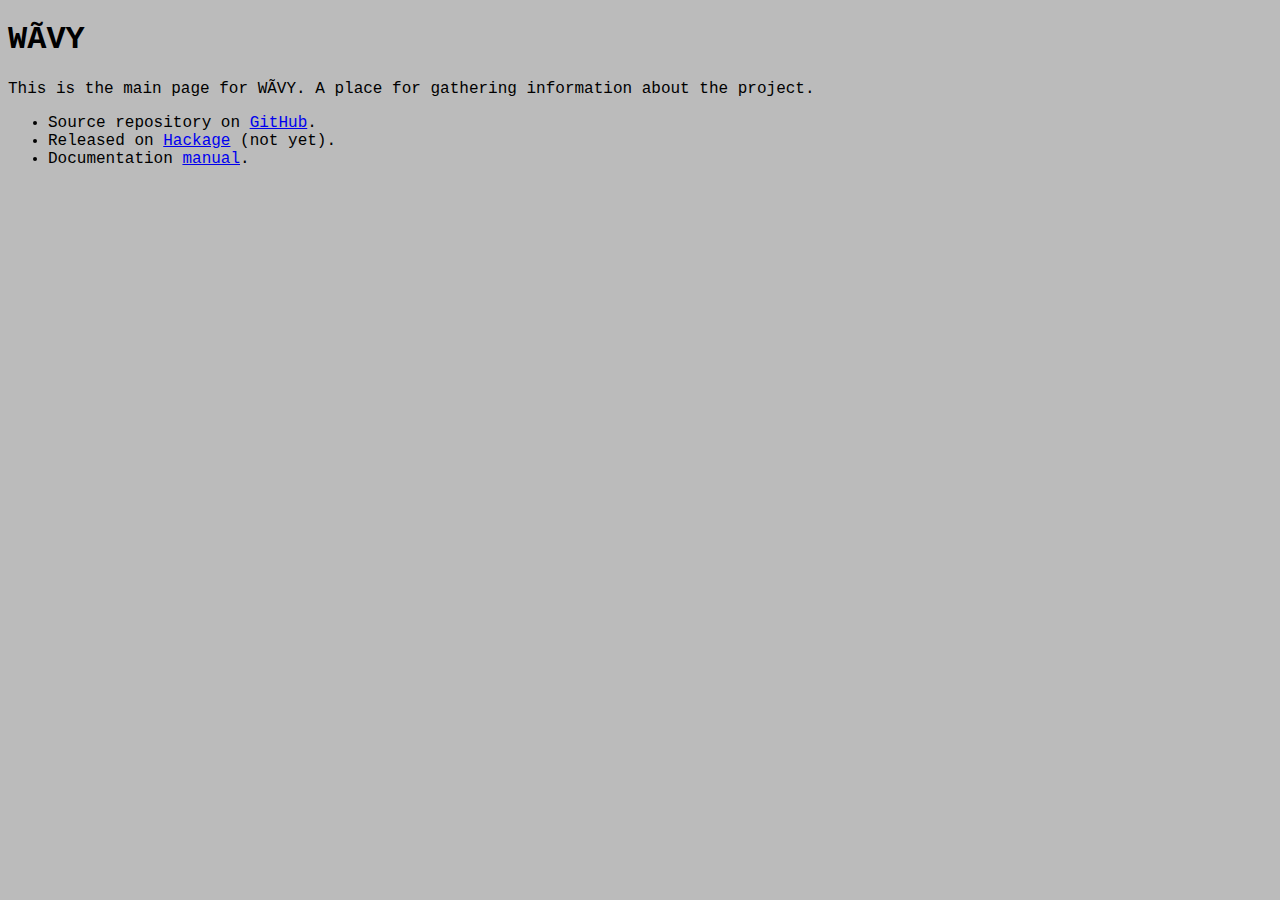
<file: index.html>
<!DOCTYPE HTML>
<html><head><title>Wavy - Homepage</title><link rel="stylesheet" href="wavy.css"></head><body><h1> W&#195;VY</h1><p>This is the main page for W&#195;VY. A place for gathering information about the project.</p><ul><li>Source repository on <a href="https://github.com/Daniel-Diaz/wavy" target="_blank">GitHub</a>.</li><li>Released on <a href="http://hackage.haskell.org/package/wavy" target="_blank">Hackage</a> (not yet).</li><li>Documentation <a href="http://daniel-diaz.github.com/wavy/doc/wavy.pdf" target="_blank">manual</a>.</li></ul></body></html>
</file>
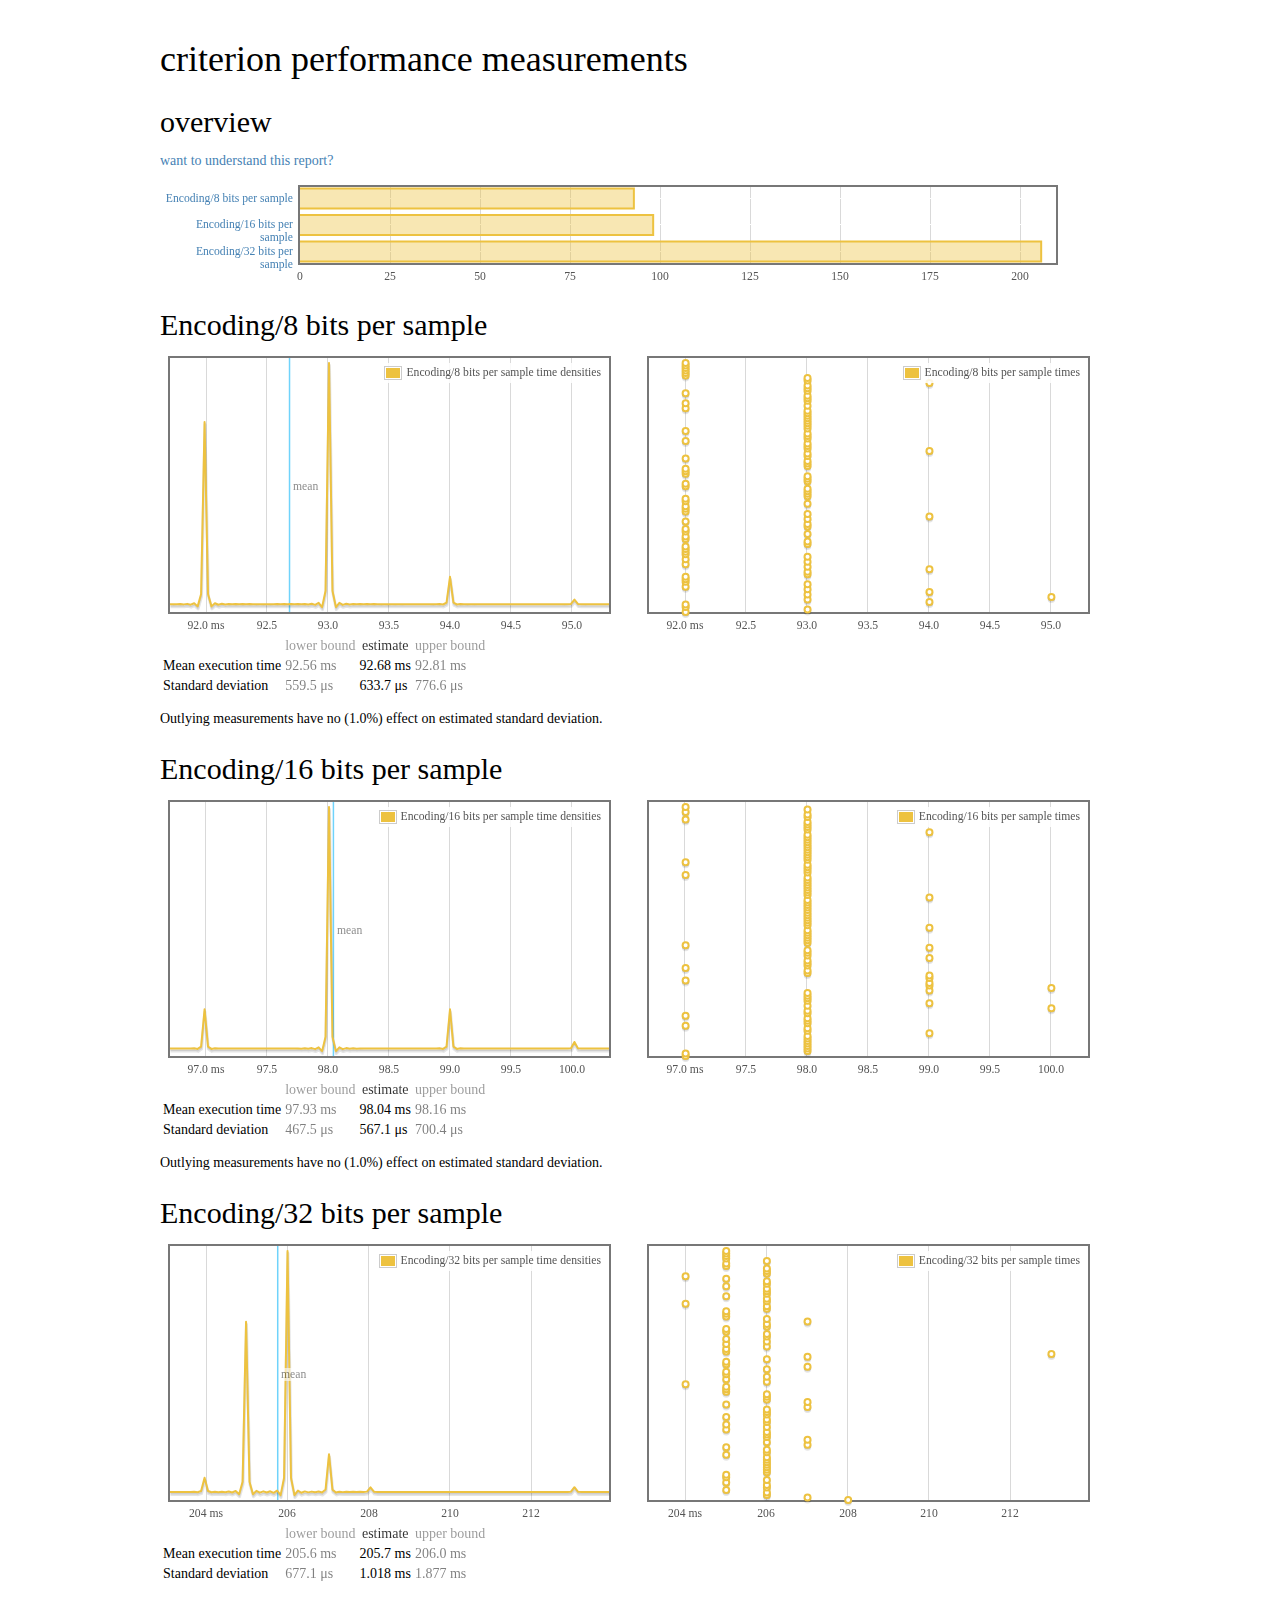
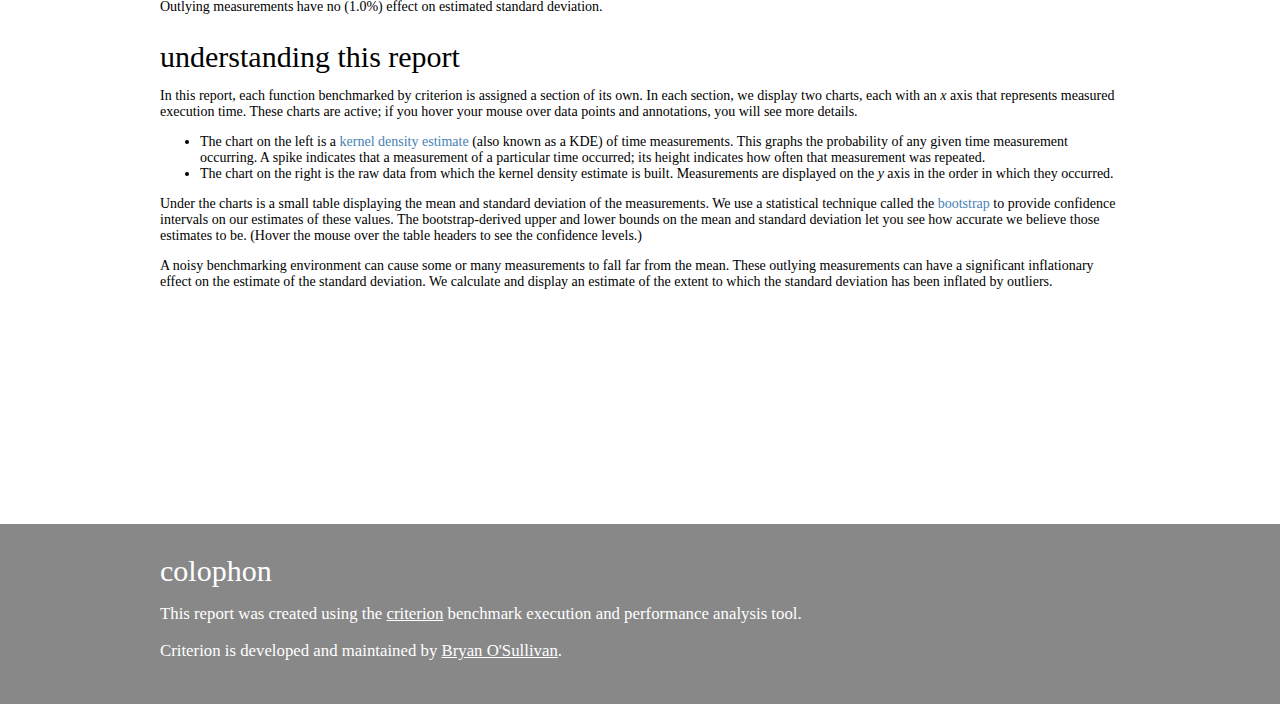
<file: wavy-bench-encoding.html>
<!DOCTYPE HTML PUBLIC "-//W3C//DTD HTML 4.01 Transitional//EN" "http://www.w3.org/TR/html4/loose.dtd">
<html>
 <head>
    <meta http-equiv="Content-Type" content="text/html; charset=utf-8">
    <title>criterion report</title>
    <!--[if lte IE 8]>
      <script language="javascript" type="text/javascript">
        if(!document.createElement("canvas").getContext){(function(){var z=Math;var K=z.round;var J=z.sin;var U=z.cos;var b=z.abs;var k=z.sqrt;var D=10;var F=D/2;function T(){return this.context_||(this.context_=new W(this))}var O=Array.prototype.slice;function G(i,j,m){var Z=O.call(arguments,2);return function(){return i.apply(j,Z.concat(O.call(arguments)))}}function AD(Z){return String(Z).replace(/&/g,"&amp;").replace(/"/g,"&quot;")}function r(i){if(!i.namespaces.g_vml_){i.namespaces.add("g_vml_","urn:schemas-microsoft-com:vml","#default#VML")}if(!i.namespaces.g_o_){i.namespaces.add("g_o_","urn:schemas-microsoft-com:office:office","#default#VML")}if(!i.styleSheets.ex_canvas_){var Z=i.createStyleSheet();Z.owningElement.id="ex_canvas_";Z.cssText="canvas{display:inline-block;overflow:hidden;text-align:left;width:300px;height:150px}"}}r(document);var E={init:function(Z){if(/MSIE/.test(navigator.userAgent)&&!window.opera){var i=Z||document;i.createElement("canvas");i.attachEvent("onreadystatechange",G(this.init_,this,i))}},init_:function(m){var j=m.getElementsByTagName("canvas");for(var Z=0;Z<j.length;Z++){this.initElement(j[Z])}},initElement:function(i){if(!i.getContext){i.getContext=T;r(i.ownerDocument);i.innerHTML="";i.attachEvent("onpropertychange",S);i.attachEvent("onresize",w);var Z=i.attributes;if(Z.width&&Z.width.specified){i.style.width=Z.width.nodeValue+"px"}else{i.width=i.clientWidth}if(Z.height&&Z.height.specified){i.style.height=Z.height.nodeValue+"px"}else{i.height=i.clientHeight}}return i}};function S(i){var Z=i.srcElement;switch(i.propertyName){case"width":Z.getContext().clearRect();Z.style.width=Z.attributes.width.nodeValue+"px";Z.firstChild.style.width=Z.clientWidth+"px";break;case"height":Z.getContext().clearRect();Z.style.height=Z.attributes.height.nodeValue+"px";Z.firstChild.style.height=Z.clientHeight+"px";break}}function w(i){var Z=i.srcElement;if(Z.firstChild){Z.firstChild.style.width=Z.clientWidth+"px";Z.firstChild.style.height=Z.clientHeight+"px"}}E.init();var I=[];for(var AC=0;AC<16;AC++){for(var AB=0;AB<16;AB++){I[AC*16+AB]=AC.toString(16)+AB.toString(16)}}function V(){return[[1,0,0],[0,1,0],[0,0,1]]}function d(m,j){var i=V();for(var Z=0;Z<3;Z++){for(var AF=0;AF<3;AF++){var p=0;for(var AE=0;AE<3;AE++){p+=m[Z][AE]*j[AE][AF]}i[Z][AF]=p}}return i}function Q(i,Z){Z.fillStyle=i.fillStyle;Z.lineCap=i.lineCap;Z.lineJoin=i.lineJoin;Z.lineWidth=i.lineWidth;Z.miterLimit=i.miterLimit;Z.shadowBlur=i.shadowBlur;Z.shadowColor=i.shadowColor;Z.shadowOffsetX=i.shadowOffsetX;Z.shadowOffsetY=i.shadowOffsetY;Z.strokeStyle=i.strokeStyle;Z.globalAlpha=i.globalAlpha;Z.font=i.font;Z.textAlign=i.textAlign;Z.textBaseline=i.textBaseline;Z.arcScaleX_=i.arcScaleX_;Z.arcScaleY_=i.arcScaleY_;Z.lineScale_=i.lineScale_}var B={aliceblue:"#F0F8FF",antiquewhite:"#FAEBD7",aquamarine:"#7FFFD4",azure:"#F0FFFF",beige:"#F5F5DC",bisque:"#FFE4C4",black:"#000000",blanchedalmond:"#FFEBCD",blueviolet:"#8A2BE2",brown:"#A52A2A",burlywood:"#DEB887",cadetblue:"#5F9EA0",chartreuse:"#7FFF00",chocolate:"#D2691E",coral:"#FF7F50",cornflowerblue:"#6495ED",cornsilk:"#FFF8DC",crimson:"#DC143C",cyan:"#00FFFF",darkblue:"#00008B",darkcyan:"#008B8B",darkgoldenrod:"#B8860B",darkgray:"#A9A9A9",darkgreen:"#006400",darkgrey:"#A9A9A9",darkkhaki:"#BDB76B",darkmagenta:"#8B008B",darkolivegreen:"#556B2F",darkorange:"#FF8C00",darkorchid:"#9932CC",darkred:"#8B0000",darksalmon:"#E9967A",darkseagreen:"#8FBC8F",darkslateblue:"#483D8B",darkslategray:"#2F4F4F",darkslategrey:"#2F4F4F",darkturquoise:"#00CED1",darkviolet:"#9400D3",deeppink:"#FF1493",deepskyblue:"#00BFFF",dimgray:"#696969",dimgrey:"#696969",dodgerblue:"#1E90FF",firebrick:"#B22222",floralwhite:"#FFFAF0",forestgreen:"#228B22",gainsboro:"#DCDCDC",ghostwhite:"#F8F8FF",gold:"#FFD700",goldenrod:"#DAA520",grey:"#808080",greenyellow:"#ADFF2F",honeydew:"#F0FFF0",hotpink:"#FF69B4",indianred:"#CD5C5C",indigo:"#4B0082",ivory:"#FFFFF0",khaki:"#F0E68C",lavender:"#E6E6FA",lavenderblush:"#FFF0F5",lawngreen:"#7CFC00",lemonchiffon:"#FFFACD",lightblue:"#ADD8E6",lightcoral:"#F08080",lightcyan:"#E0FFFF",lightgoldenrodyellow:"#FAFAD2",lightgreen:"#90EE90",lightgrey:"#D3D3D3",lightpink:"#FFB6C1",lightsalmon:"#FFA07A",lightseagreen:"#20B2AA",lightskyblue:"#87CEFA",lightslategray:"#778899",lightslategrey:"#778899",lightsteelblue:"#B0C4DE",lightyellow:"#FFFFE0",limegreen:"#32CD32",linen:"#FAF0E6",magenta:"#FF00FF",mediumaquamarine:"#66CDAA",mediumblue:"#0000CD",mediumorchid:"#BA55D3",mediumpurple:"#9370DB",mediumseagreen:"#3CB371",mediumslateblue:"#7B68EE",mediumspringgreen:"#00FA9A",mediumturquoise:"#48D1CC",mediumvioletred:"#C71585",midnightblue:"#191970",mintcream:"#F5FFFA",mistyrose:"#FFE4E1",moccasin:"#FFE4B5",navajowhite:"#FFDEAD",oldlace:"#FDF5E6",olivedrab:"#6B8E23",orange:"#FFA500",orangered:"#FF4500",orchid:"#DA70D6",palegoldenrod:"#EEE8AA",palegreen:"#98FB98",paleturquoise:"#AFEEEE",palevioletred:"#DB7093",papayawhip:"#FFEFD5",peachpuff:"#FFDAB9",peru:"#CD853F",pink:"#FFC0CB",plum:"#DDA0DD",powderblue:"#B0E0E6",rosybrown:"#BC8F8F",royalblue:"#4169E1",saddlebrown:"#8B4513",salmon:"#FA8072",sandybrown:"#F4A460",seagreen:"#2E8B57",seashell:"#FFF5EE",sienna:"#A0522D",skyblue:"#87CEEB",slateblue:"#6A5ACD",slategray:"#708090",slategrey:"#708090",snow:"#FFFAFA",springgreen:"#00FF7F",steelblue:"#4682B4",tan:"#D2B48C",thistle:"#D8BFD8",tomato:"#FF6347",turquoise:"#40E0D0",violet:"#EE82EE",wheat:"#F5DEB3",whitesmoke:"#F5F5F5",yellowgreen:"#9ACD32"};function g(i){var m=i.indexOf("(",3);var Z=i.indexOf(")",m+1);var j=i.substring(m+1,Z).split(",");if(j.length==4&&i.substr(3,1)=="a"){alpha=Number(j[3])}else{j[3]=1}return j}function C(Z){return parseFloat(Z)/100}function N(i,j,Z){return Math.min(Z,Math.max(j,i))}function c(AF){var j,i,Z;h=parseFloat(AF[0])/360%360;if(h<0){h++}s=N(C(AF[1]),0,1);l=N(C(AF[2]),0,1);if(s==0){j=i=Z=l}else{var m=l<0.5?l*(1+s):l+s-l*s;var AE=2*l-m;j=A(AE,m,h+1/3);i=A(AE,m,h);Z=A(AE,m,h-1/3)}return"#"+I[Math.floor(j*255)]+I[Math.floor(i*255)]+I[Math.floor(Z*255)]}function A(i,Z,j){if(j<0){j++}if(j>1){j--}if(6*j<1){return i+(Z-i)*6*j}else{if(2*j<1){return Z}else{if(3*j<2){return i+(Z-i)*(2/3-j)*6}else{return i}}}}function Y(Z){var AE,p=1;Z=String(Z);if(Z.charAt(0)=="#"){AE=Z}else{if(/^rgb/.test(Z)){var m=g(Z);var AE="#",AF;for(var j=0;j<3;j++){if(m[j].indexOf("%")!=-1){AF=Math.floor(C(m[j])*255)}else{AF=Number(m[j])}AE+=I[N(AF,0,255)]}p=m[3]}else{if(/^hsl/.test(Z)){var m=g(Z);AE=c(m);p=m[3]}else{AE=B[Z]||Z}}}return{color:AE,alpha:p}}var L={style:"normal",variant:"normal",weight:"normal",size:10,family:"sans-serif"};var f={};function X(Z){if(f[Z]){return f[Z]}var m=document.createElement("div");var j=m.style;try{j.font=Z}catch(i){}return f[Z]={style:j.fontStyle||L.style,variant:j.fontVariant||L.variant,weight:j.fontWeight||L.weight,size:j.fontSize||L.size,family:j.fontFamily||L.family}}function P(j,i){var Z={};for(var AF in j){Z[AF]=j[AF]}var AE=parseFloat(i.currentStyle.fontSize),m=parseFloat(j.size);if(typeof j.size=="number"){Z.size=j.size}else{if(j.size.indexOf("px")!=-1){Z.size=m}else{if(j.size.indexOf("em")!=-1){Z.size=AE*m}else{if(j.size.indexOf("%")!=-1){Z.size=(AE/100)*m}else{if(j.size.indexOf("pt")!=-1){Z.size=m/0.75}else{Z.size=AE}}}}}Z.size*=0.981;return Z}function AA(Z){return Z.style+" "+Z.variant+" "+Z.weight+" "+Z.size+"px "+Z.family}function t(Z){switch(Z){case"butt":return"flat";case"round":return"round";case"square":default:return"square"}}function W(i){this.m_=V();this.mStack_=[];this.aStack_=[];this.currentPath_=[];this.strokeStyle="#000";this.fillStyle="#000";this.lineWidth=1;this.lineJoin="miter";this.lineCap="butt";this.miterLimit=D*1;this.globalAlpha=1;this.font="10px sans-serif";this.textAlign="left";this.textBaseline="alphabetic";this.canvas=i;var Z=i.ownerDocument.createElement("div");Z.style.width=i.clientWidth+"px";Z.style.height=i.clientHeight+"px";Z.style.overflow="hidden";Z.style.position="absolute";i.appendChild(Z);this.element_=Z;this.arcScaleX_=1;this.arcScaleY_=1;this.lineScale_=1}var M=W.prototype;M.clearRect=function(){if(this.textMeasureEl_){this.textMeasureEl_.removeNode(true);this.textMeasureEl_=null}this.element_.innerHTML=""};M.beginPath=function(){this.currentPath_=[]};M.moveTo=function(i,Z){var j=this.getCoords_(i,Z);this.currentPath_.push({type:"moveTo",x:j.x,y:j.y});this.currentX_=j.x;this.currentY_=j.y};M.lineTo=function(i,Z){var j=this.getCoords_(i,Z);this.currentPath_.push({type:"lineTo",x:j.x,y:j.y});this.currentX_=j.x;this.currentY_=j.y};M.bezierCurveTo=function(j,i,AI,AH,AG,AE){var Z=this.getCoords_(AG,AE);var AF=this.getCoords_(j,i);var m=this.getCoords_(AI,AH);e(this,AF,m,Z)};function e(Z,m,j,i){Z.currentPath_.push({type:"bezierCurveTo",cp1x:m.x,cp1y:m.y,cp2x:j.x,cp2y:j.y,x:i.x,y:i.y});Z.currentX_=i.x;Z.currentY_=i.y}M.quadraticCurveTo=function(AG,j,i,Z){var AF=this.getCoords_(AG,j);var AE=this.getCoords_(i,Z);var AH={x:this.currentX_+2/3*(AF.x-this.currentX_),y:this.currentY_+2/3*(AF.y-this.currentY_)};var m={x:AH.x+(AE.x-this.currentX_)/3,y:AH.y+(AE.y-this.currentY_)/3};e(this,AH,m,AE)};M.arc=function(AJ,AH,AI,AE,i,j){AI*=D;var AN=j?"at":"wa";var AK=AJ+U(AE)*AI-F;var AM=AH+J(AE)*AI-F;var Z=AJ+U(i)*AI-F;var AL=AH+J(i)*AI-F;if(AK==Z&&!j){AK+=0.125}var m=this.getCoords_(AJ,AH);var AG=this.getCoords_(AK,AM);var AF=this.getCoords_(Z,AL);this.currentPath_.push({type:AN,x:m.x,y:m.y,radius:AI,xStart:AG.x,yStart:AG.y,xEnd:AF.x,yEnd:AF.y})};M.rect=function(j,i,Z,m){this.moveTo(j,i);this.lineTo(j+Z,i);this.lineTo(j+Z,i+m);this.lineTo(j,i+m);this.closePath()};M.strokeRect=function(j,i,Z,m){var p=this.currentPath_;this.beginPath();this.moveTo(j,i);this.lineTo(j+Z,i);this.lineTo(j+Z,i+m);this.lineTo(j,i+m);this.closePath();this.stroke();this.currentPath_=p};M.fillRect=function(j,i,Z,m){var p=this.currentPath_;this.beginPath();this.moveTo(j,i);this.lineTo(j+Z,i);this.lineTo(j+Z,i+m);this.lineTo(j,i+m);this.closePath();this.fill();this.currentPath_=p};M.createLinearGradient=function(i,m,Z,j){var p=new v("gradient");p.x0_=i;p.y0_=m;p.x1_=Z;p.y1_=j;return p};M.createRadialGradient=function(m,AE,j,i,p,Z){var AF=new v("gradientradial");AF.x0_=m;AF.y0_=AE;AF.r0_=j;AF.x1_=i;AF.y1_=p;AF.r1_=Z;return AF};M.drawImage=function(AO,j){var AH,AF,AJ,AV,AM,AK,AQ,AX;var AI=AO.runtimeStyle.width;var AN=AO.runtimeStyle.height;AO.runtimeStyle.width="auto";AO.runtimeStyle.height="auto";var AG=AO.width;var AT=AO.height;AO.runtimeStyle.width=AI;AO.runtimeStyle.height=AN;if(arguments.length==3){AH=arguments[1];AF=arguments[2];AM=AK=0;AQ=AJ=AG;AX=AV=AT}else{if(arguments.length==5){AH=arguments[1];AF=arguments[2];AJ=arguments[3];AV=arguments[4];AM=AK=0;AQ=AG;AX=AT}else{if(arguments.length==9){AM=arguments[1];AK=arguments[2];AQ=arguments[3];AX=arguments[4];AH=arguments[5];AF=arguments[6];AJ=arguments[7];AV=arguments[8]}else{throw Error("Invalid number of arguments")}}}var AW=this.getCoords_(AH,AF);var m=AQ/2;var i=AX/2;var AU=[];var Z=10;var AE=10;AU.push(" <g_vml_:group",' coordsize="',D*Z,",",D*AE,'"',' coordorigin="0,0"',' style="width:',Z,"px;height:",AE,"px;position:absolute;");if(this.m_[0][0]!=1||this.m_[0][1]||this.m_[1][1]!=1||this.m_[1][0]){var p=[];p.push("M11=",this.m_[0][0],",","M12=",this.m_[1][0],",","M21=",this.m_[0][1],",","M22=",this.m_[1][1],",","Dx=",K(AW.x/D),",","Dy=",K(AW.y/D),"");var AS=AW;var AR=this.getCoords_(AH+AJ,AF);var AP=this.getCoords_(AH,AF+AV);var AL=this.getCoords_(AH+AJ,AF+AV);AS.x=z.max(AS.x,AR.x,AP.x,AL.x);AS.y=z.max(AS.y,AR.y,AP.y,AL.y);AU.push("padding:0 ",K(AS.x/D),"px ",K(AS.y/D),"px 0;filter:progid:DXImageTransform.Microsoft.Matrix(",p.join(""),", sizingmethod='clip');")}else{AU.push("top:",K(AW.y/D),"px;left:",K(AW.x/D),"px;")}AU.push(' ">','<g_vml_:image src="',AO.src,'"',' style="width:',D*AJ,"px;"," height:",D*AV,'px"',' cropleft="',AM/AG,'"',' croptop="',AK/AT,'"',' cropright="',(AG-AM-AQ)/AG,'"',' cropbottom="',(AT-AK-AX)/AT,'"'," />","</g_vml_:group>");this.element_.insertAdjacentHTML("BeforeEnd",AU.join(""))};M.stroke=function(AM){var m=10;var AN=10;var AE=5000;var AG={x:null,y:null};var AL={x:null,y:null};for(var AH=0;AH<this.currentPath_.length;AH+=AE){var AK=[];var AF=false;AK.push("<g_vml_:shape",' filled="',!!AM,'"',' style="position:absolute;width:',m,"px;height:",AN,'px;"',' coordorigin="0,0"',' coordsize="',D*m,",",D*AN,'"',' stroked="',!AM,'"',' path="');var AO=false;for(var AI=AH;AI<Math.min(AH+AE,this.currentPath_.length);AI++){if(AI%AE==0&&AI>0){AK.push(" m ",K(this.currentPath_[AI-1].x),",",K(this.currentPath_[AI-1].y))}var Z=this.currentPath_[AI];var AJ;switch(Z.type){case"moveTo":AJ=Z;AK.push(" m ",K(Z.x),",",K(Z.y));break;case"lineTo":AK.push(" l ",K(Z.x),",",K(Z.y));break;case"close":AK.push(" x ");Z=null;break;case"bezierCurveTo":AK.push(" c ",K(Z.cp1x),",",K(Z.cp1y),",",K(Z.cp2x),",",K(Z.cp2y),",",K(Z.x),",",K(Z.y));break;case"at":case"wa":AK.push(" ",Z.type," ",K(Z.x-this.arcScaleX_*Z.radius),",",K(Z.y-this.arcScaleY_*Z.radius)," ",K(Z.x+this.arcScaleX_*Z.radius),",",K(Z.y+this.arcScaleY_*Z.radius)," ",K(Z.xStart),",",K(Z.yStart)," ",K(Z.xEnd),",",K(Z.yEnd));break}if(Z){if(AG.x==null||Z.x<AG.x){AG.x=Z.x}if(AL.x==null||Z.x>AL.x){AL.x=Z.x}if(AG.y==null||Z.y<AG.y){AG.y=Z.y}if(AL.y==null||Z.y>AL.y){AL.y=Z.y}}}AK.push(' ">');if(!AM){R(this,AK)}else{a(this,AK,AG,AL)}AK.push("</g_vml_:shape>");this.element_.insertAdjacentHTML("beforeEnd",AK.join(""))}};function R(j,AE){var i=Y(j.strokeStyle);var m=i.color;var p=i.alpha*j.globalAlpha;var Z=j.lineScale_*j.lineWidth;if(Z<1){p*=Z}AE.push("<g_vml_:stroke",' opacity="',p,'"',' joinstyle="',j.lineJoin,'"',' miterlimit="',j.miterLimit,'"',' endcap="',t(j.lineCap),'"',' weight="',Z,'px"',' color="',m,'" />')}function a(AO,AG,Ah,AP){var AH=AO.fillStyle;var AY=AO.arcScaleX_;var AX=AO.arcScaleY_;var Z=AP.x-Ah.x;var m=AP.y-Ah.y;if(AH instanceof v){var AL=0;var Ac={x:0,y:0};var AU=0;var AK=1;if(AH.type_=="gradient"){var AJ=AH.x0_/AY;var j=AH.y0_/AX;var AI=AH.x1_/AY;var Aj=AH.y1_/AX;var Ag=AO.getCoords_(AJ,j);var Af=AO.getCoords_(AI,Aj);var AE=Af.x-Ag.x;var p=Af.y-Ag.y;AL=Math.atan2(AE,p)*180/Math.PI;if(AL<0){AL+=360}if(AL<0.000001){AL=0}}else{var Ag=AO.getCoords_(AH.x0_,AH.y0_);Ac={x:(Ag.x-Ah.x)/Z,y:(Ag.y-Ah.y)/m};Z/=AY*D;m/=AX*D;var Aa=z.max(Z,m);AU=2*AH.r0_/Aa;AK=2*AH.r1_/Aa-AU}var AS=AH.colors_;AS.sort(function(Ak,i){return Ak.offset-i.offset});var AN=AS.length;var AR=AS[0].color;var AQ=AS[AN-1].color;var AW=AS[0].alpha*AO.globalAlpha;var AV=AS[AN-1].alpha*AO.globalAlpha;var Ab=[];for(var Ae=0;Ae<AN;Ae++){var AM=AS[Ae];Ab.push(AM.offset*AK+AU+" "+AM.color)}AG.push('<g_vml_:fill type="',AH.type_,'"',' method="none" focus="100%"',' color="',AR,'"',' color2="',AQ,'"',' colors="',Ab.join(","),'"',' opacity="',AV,'"',' g_o_:opacity2="',AW,'"',' angle="',AL,'"',' focusposition="',Ac.x,",",Ac.y,'" />')}else{if(AH instanceof u){if(Z&&m){var AF=-Ah.x;var AZ=-Ah.y;AG.push("<g_vml_:fill",' position="',AF/Z*AY*AY,",",AZ/m*AX*AX,'"',' type="tile"',' src="',AH.src_,'" />')}}else{var Ai=Y(AO.fillStyle);var AT=Ai.color;var Ad=Ai.alpha*AO.globalAlpha;AG.push('<g_vml_:fill color="',AT,'" opacity="',Ad,'" />')}}}M.fill=function(){this.stroke(true)};M.closePath=function(){this.currentPath_.push({type:"close"})};M.getCoords_=function(j,i){var Z=this.m_;return{x:D*(j*Z[0][0]+i*Z[1][0]+Z[2][0])-F,y:D*(j*Z[0][1]+i*Z[1][1]+Z[2][1])-F}};M.save=function(){var Z={};Q(this,Z);this.aStack_.push(Z);this.mStack_.push(this.m_);this.m_=d(V(),this.m_)};M.restore=function(){if(this.aStack_.length){Q(this.aStack_.pop(),this);this.m_=this.mStack_.pop()}};function H(Z){return isFinite(Z[0][0])&&isFinite(Z[0][1])&&isFinite(Z[1][0])&&isFinite(Z[1][1])&&isFinite(Z[2][0])&&isFinite(Z[2][1])}function y(i,Z,j){if(!H(Z)){return }i.m_=Z;if(j){var p=Z[0][0]*Z[1][1]-Z[0][1]*Z[1][0];i.lineScale_=k(b(p))}}M.translate=function(j,i){var Z=[[1,0,0],[0,1,0],[j,i,1]];y(this,d(Z,this.m_),false)};M.rotate=function(i){var m=U(i);var j=J(i);var Z=[[m,j,0],[-j,m,0],[0,0,1]];y(this,d(Z,this.m_),false)};M.scale=function(j,i){this.arcScaleX_*=j;this.arcScaleY_*=i;var Z=[[j,0,0],[0,i,0],[0,0,1]];y(this,d(Z,this.m_),true)};M.transform=function(p,m,AF,AE,i,Z){var j=[[p,m,0],[AF,AE,0],[i,Z,1]];y(this,d(j,this.m_),true)};M.setTransform=function(AE,p,AG,AF,j,i){var Z=[[AE,p,0],[AG,AF,0],[j,i,1]];y(this,Z,true)};M.drawText_=function(AK,AI,AH,AN,AG){var AM=this.m_,AQ=1000,i=0,AP=AQ,AF={x:0,y:0},AE=[];var Z=P(X(this.font),this.element_);var j=AA(Z);var AR=this.element_.currentStyle;var p=this.textAlign.toLowerCase();switch(p){case"left":case"center":case"right":break;case"end":p=AR.direction=="ltr"?"right":"left";break;case"start":p=AR.direction=="rtl"?"right":"left";break;default:p="left"}switch(this.textBaseline){case"hanging":case"top":AF.y=Z.size/1.75;break;case"middle":break;default:case null:case"alphabetic":case"ideographic":case"bottom":AF.y=-Z.size/2.25;break}switch(p){case"right":i=AQ;AP=0.05;break;case"center":i=AP=AQ/2;break}var AO=this.getCoords_(AI+AF.x,AH+AF.y);AE.push('<g_vml_:line from="',-i,' 0" to="',AP,' 0.05" ',' coordsize="100 100" coordorigin="0 0"',' filled="',!AG,'" stroked="',!!AG,'" style="position:absolute;width:1px;height:1px;">');if(AG){R(this,AE)}else{a(this,AE,{x:-i,y:0},{x:AP,y:Z.size})}var AL=AM[0][0].toFixed(3)+","+AM[1][0].toFixed(3)+","+AM[0][1].toFixed(3)+","+AM[1][1].toFixed(3)+",0,0";var AJ=K(AO.x/D)+","+K(AO.y/D);AE.push('<g_vml_:skew on="t" matrix="',AL,'" ',' offset="',AJ,'" origin="',i,' 0" />','<g_vml_:path textpathok="true" />','<g_vml_:textpath on="true" string="',AD(AK),'" style="v-text-align:',p,";font:",AD(j),'" /></g_vml_:line>');this.element_.insertAdjacentHTML("beforeEnd",AE.join(""))};M.fillText=function(j,Z,m,i){this.drawText_(j,Z,m,i,false)};M.strokeText=function(j,Z,m,i){this.drawText_(j,Z,m,i,true)};M.measureText=function(j){if(!this.textMeasureEl_){var Z='<span style="position:absolute;top:-20000px;left:0;padding:0;margin:0;border:none;white-space:pre;"></span>';this.element_.insertAdjacentHTML("beforeEnd",Z);this.textMeasureEl_=this.element_.lastChild}var i=this.element_.ownerDocument;this.textMeasureEl_.innerHTML="";this.textMeasureEl_.style.font=this.font;this.textMeasureEl_.appendChild(i.createTextNode(j));return{width:this.textMeasureEl_.offsetWidth}};M.clip=function(){};M.arcTo=function(){};M.createPattern=function(i,Z){return new u(i,Z)};function v(Z){this.type_=Z;this.x0_=0;this.y0_=0;this.r0_=0;this.x1_=0;this.y1_=0;this.r1_=0;this.colors_=[]}v.prototype.addColorStop=function(i,Z){Z=Y(Z);this.colors_.push({offset:i,color:Z.color,alpha:Z.alpha})};function u(i,Z){q(i);switch(Z){case"repeat":case null:case"":this.repetition_="repeat";break;case"repeat-x":case"repeat-y":case"no-repeat":this.repetition_=Z;break;default:n("SYNTAX_ERR")}this.src_=i.src;this.width_=i.width;this.height_=i.height}function n(Z){throw new o(Z)}function q(Z){if(!Z||Z.nodeType!=1||Z.tagName!="IMG"){n("TYPE_MISMATCH_ERR")}if(Z.readyState!="complete"){n("INVALID_STATE_ERR")}}function o(Z){this.code=this[Z];this.message=Z+": DOM Exception "+this.code}var x=o.prototype=new Error;x.INDEX_SIZE_ERR=1;x.DOMSTRING_SIZE_ERR=2;x.HIERARCHY_REQUEST_ERR=3;x.WRONG_DOCUMENT_ERR=4;x.INVALID_CHARACTER_ERR=5;x.NO_DATA_ALLOWED_ERR=6;x.NO_MODIFICATION_ALLOWED_ERR=7;x.NOT_FOUND_ERR=8;x.NOT_SUPPORTED_ERR=9;x.INUSE_ATTRIBUTE_ERR=10;x.INVALID_STATE_ERR=11;x.SYNTAX_ERR=12;x.INVALID_MODIFICATION_ERR=13;x.NAMESPACE_ERR=14;x.INVALID_ACCESS_ERR=15;x.VALIDATION_ERR=16;x.TYPE_MISMATCH_ERR=17;G_vmlCanvasManager=E;CanvasRenderingContext2D=W;CanvasGradient=v;CanvasPattern=u;DOMException=o})()};
      </script>
    <![endif]-->
    <script language="javascript" type="text/javascript">
      /*! jQuery v1.6.4 http://jquery.com/ | http://jquery.org/license */
(function(a,b){function cu(a){return f.isWindow(a)?a:a.nodeType===9?a.defaultView||a.parentWindow:!1}function cr(a){if(!cg[a]){var b=c.body,d=f("<"+a+">").appendTo(b),e=d.css("display");d.remove();if(e==="none"||e===""){ch||(ch=c.createElement("iframe"),ch.frameBorder=ch.width=ch.height=0),b.appendChild(ch);if(!ci||!ch.createElement)ci=(ch.contentWindow||ch.contentDocument).document,ci.write((c.compatMode==="CSS1Compat"?"<!doctype html>":"")+"<html><body>"),ci.close();d=ci.createElement(a),ci.body.appendChild(d),e=f.css(d,"display"),b.removeChild(ch)}cg[a]=e}return cg[a]}function cq(a,b){var c={};f.each(cm.concat.apply([],cm.slice(0,b)),function(){c[this]=a});return c}function cp(){cn=b}function co(){setTimeout(cp,0);return cn=f.now()}function cf(){try{return new a.ActiveXObject("Microsoft.XMLHTTP")}catch(b){}}function ce(){try{return new a.XMLHttpRequest}catch(b){}}function b$(a,c){a.dataFilter&&(c=a.dataFilter(c,a.dataType));var d=a.dataTypes,e={},g,h,i=d.length,j,k=d[0],l,m,n,o,p;for(g=1;g<i;g++){if(g===1)for(h in a.converters)typeof h=="string"&&(e[h.toLowerCase()]=a.converters[h]);l=k,k=d[g];if(k==="*")k=l;else if(l!=="*"&&l!==k){m=l+" "+k,n=e[m]||e["* "+k];if(!n){p=b;for(o in e){j=o.split(" ");if(j[0]===l||j[0]==="*"){p=e[j[1]+" "+k];if(p){o=e[o],o===!0?n=p:p===!0&&(n=o);break}}}}!n&&!p&&f.error("No conversion from "+m.replace(" "," to ")),n!==!0&&(c=n?n(c):p(o(c)))}}return c}function bZ(a,c,d){var e=a.contents,f=a.dataTypes,g=a.responseFields,h,i,j,k;for(i in g)i in d&&(c[g[i]]=d[i]);while(f[0]==="*")f.shift(),h===b&&(h=a.mimeType||c.getResponseHeader("content-type"));if(h)for(i in e)if(e[i]&&e[i].test(h)){f.unshift(i);break}if(f[0]in d)j=f[0];else{for(i in d){if(!f[0]||a.converters[i+" "+f[0]]){j=i;break}k||(k=i)}j=j||k}if(j){j!==f[0]&&f.unshift(j);return d[j]}}function bY(a,b,c,d){if(f.isArray(b))f.each(b,function(b,e){c||bA.test(a)?d(a,e):bY(a+"["+(typeof e=="object"||f.isArray(e)?b:"")+"]",e,c,d)});else if(!c&&b!=null&&typeof b=="object")for(var e in b)bY(a+"["+e+"]",b[e],c,d);else d(a,b)}function bX(a,c){var d,e,g=f.ajaxSettings.flatOptions||{};for(d in c)c[d]!==b&&((g[d]?a:e||(e={}))[d]=c[d]);e&&f.extend(!0,a,e)}function bW(a,c,d,e,f,g){f=f||c.dataTypes[0],g=g||{},g[f]=!0;var h=a[f],i=0,j=h?h.length:0,k=a===bP,l;for(;i<j&&(k||!l);i++)l=h[i](c,d,e),typeof l=="string"&&(!k||g[l]?l=b:(c.dataTypes.unshift(l),l=bW(a,c,d,e,l,g)));(k||!l)&&!g["*"]&&(l=bW(a,c,d,e,"*",g));return l}function bV(a){return function(b,c){typeof b!="string"&&(c=b,b="*");if(f.isFunction(c)){var d=b.toLowerCase().split(bL),e=0,g=d.length,h,i,j;for(;e<g;e++)h=d[e],j=/^\+/.test(h),j&&(h=h.substr(1)||"*"),i=a[h]=a[h]||[],i[j?"unshift":"push"](c)}}}function by(a,b,c){var d=b==="width"?a.offsetWidth:a.offsetHeight,e=b==="width"?bt:bu;if(d>0){c!=="border"&&f.each(e,function(){c||(d-=parseFloat(f.css(a,"padding"+this))||0),c==="margin"?d+=parseFloat(f.css(a,c+this))||0:d-=parseFloat(f.css(a,"border"+this+"Width"))||0});return d+"px"}d=bv(a,b,b);if(d<0||d==null)d=a.style[b]||0;d=parseFloat(d)||0,c&&f.each(e,function(){d+=parseFloat(f.css(a,"padding"+this))||0,c!=="padding"&&(d+=parseFloat(f.css(a,"border"+this+"Width"))||0),c==="margin"&&(d+=parseFloat(f.css(a,c+this))||0)});return d+"px"}function bl(a,b){b.src?f.ajax({url:b.src,async:!1,dataType:"script"}):f.globalEval((b.text||b.textContent||b.innerHTML||"").replace(bd,"/*$0*/")),b.parentNode&&b.parentNode.removeChild(b)}function bk(a){f.nodeName(a,"input")?bj(a):"getElementsByTagName"in a&&f.grep(a.getElementsByTagName("input"),bj)}function bj(a){if(a.type==="checkbox"||a.type==="radio")a.defaultChecked=a.checked}function bi(a){return"getElementsByTagName"in a?a.getElementsByTagName("*"):"querySelectorAll"in a?a.querySelectorAll("*"):[]}function bh(a,b){var c;if(b.nodeType===1){b.clearAttributes&&b.clearAttributes(),b.mergeAttributes&&b.mergeAttributes(a),c=b.nodeName.toLowerCase();if(c==="object")b.outerHTML=a.outerHTML;else if(c!=="input"||a.type!=="checkbox"&&a.type!=="radio"){if(c==="option")b.selected=a.defaultSelected;else if(c==="input"||c==="textarea")b.defaultValue=a.defaultValue}else a.checked&&(b.defaultChecked=b.checked=a.checked),b.value!==a.value&&(b.value=a.value);b.removeAttribute(f.expando)}}function bg(a,b){if(b.nodeType===1&&!!f.hasData(a)){var c=f.expando,d=f.data(a),e=f.data(b,d);if(d=d[c]){var g=d.events;e=e[c]=f.extend({},d);if(g){delete e.handle,e.events={};for(var h in g)for(var i=0,j=g[h].length;i<j;i++)f.event.add(b,h+(g[h][i].namespace?".":"")+g[h][i].namespace,g[h][i],g[h][i].data)}}}}function bf(a,b){return f.nodeName(a,"table")?a.getElementsByTagName("tbody")[0]||a.appendChild(a.ownerDocument.createElement("tbody")):a}function V(a,b,c){b=b||0;if(f.isFunction(b))return f.grep(a,function(a,d){var e=!!b.call(a,d,a);return e===c});if(b.nodeType)return f.grep(a,function(a,d){return a===b===c});if(typeof b=="string"){var d=f.grep(a,function(a){return a.nodeType===1});if(Q.test(b))return f.filter(b,d,!c);b=f.filter(b,d)}return f.grep(a,function(a,d){return f.inArray(a,b)>=0===c})}function U(a){return!a||!a.parentNode||a.parentNode.nodeType===11}function M(a,b){return(a&&a!=="*"?a+".":"")+b.replace(y,"`").replace(z,"&")}function L(a){var b,c,d,e,g,h,i,j,k,l,m,n,o,p=[],q=[],r=f._data(this,"events");if(!(a.liveFired===this||!r||!r.live||a.target.disabled||a.button&&a.type==="click")){a.namespace&&(n=new RegExp("(^|\\.)"+a.namespace.split(".").join("\\.(?:.*\\.)?")+"(\\.|$)")),a.liveFired=this;var s=r.live.slice(0);for(i=0;i<s.length;i++)g=s[i],g.origType.replace(w,"")===a.type?q.push(g.selector):s.splice(i--,1);e=f(a.target).closest(q,a.currentTarget);for(j=0,k=e.length;j<k;j++){m=e[j];for(i=0;i<s.length;i++){g=s[i];if(m.selector===g.selector&&(!n||n.test(g.namespace))&&!m.elem.disabled){h=m.elem,d=null;if(g.preType==="mouseenter"||g.preType==="mouseleave")a.type=g.preType,d=f(a.relatedTarget).closest(g.selector)[0],d&&f.contains(h,d)&&(d=h);(!d||d!==h)&&p.push({elem:h,handleObj:g,level:m.level})}}}for(j=0,k=p.length;j<k;j++){e=p[j];if(c&&e.level>c)break;a.currentTarget=e.elem,a.data=e.handleObj.data,a.handleObj=e.handleObj,o=e.handleObj.origHandler.apply(e.elem,arguments);if(o===!1||a.isPropagationStopped()){c=e.level,o===!1&&(b=!1);if(a.isImmediatePropagationStopped())break}}return b}}function J(a,c,d){var e=f.extend({},d[0]);e.type=a,e.originalEvent={},e.liveFired=b,f.event.handle.call(c,e),e.isDefaultPrevented()&&d[0].preventDefault()}function D(){return!0}function C(){return!1}function m(a,c,d){var e=c+"defer",g=c+"queue",h=c+"mark",i=f.data(a,e,b,!0);i&&(d==="queue"||!f.data(a,g,b,!0))&&(d==="mark"||!f.data(a,h,b,!0))&&setTimeout(function(){!f.data(a,g,b,!0)&&!f.data(a,h,b,!0)&&(f.removeData(a,e,!0),i.resolve())},0)}function l(a){for(var b in a)if(b!=="toJSON")return!1;return!0}function k(a,c,d){if(d===b&&a.nodeType===1){var e="data-"+c.replace(j,"-$1").toLowerCase();d=a.getAttribute(e);if(typeof d=="string"){try{d=d==="true"?!0:d==="false"?!1:d==="null"?null:f.isNaN(d)?i.test(d)?f.parseJSON(d):d:parseFloat(d)}catch(g){}f.data(a,c,d)}else d=b}return d}var c=a.document,d=a.navigator,e=a.location,f=function(){function K(){if(!e.isReady){try{c.documentElement.doScroll("left")}catch(a){setTimeout(K,1);return}e.ready()}}var e=function(a,b){return new e.fn.init(a,b,h)},f=a.jQuery,g=a.$,h,i=/^(?:[^#<]*(<[\w\W]+>)[^>]*$|#([\w\-]*)$)/,j=/\S/,k=/^\s+/,l=/\s+$/,m=/\d/,n=/^<(\w+)\s*\/?>(?:<\/\1>)?$/,o=/^[\],:{}\s]*$/,p=/\\(?:["\\\/bfnrt]|u[0-9a-fA-F]{4})/g,q=/"[^"\\\n\r]*"|true|false|null|-?\d+(?:\.\d*)?(?:[eE][+\-]?\d+)?/g,r=/(?:^|:|,)(?:\s*\[)+/g,s=/(webkit)[ \/]([\w.]+)/,t=/(opera)(?:.*version)?[ \/]([\w.]+)/,u=/(msie) ([\w.]+)/,v=/(mozilla)(?:.*? rv:([\w.]+))?/,w=/-([a-z]|[0-9])/ig,x=/^-ms-/,y=function(a,b){return(b+"").toUpperCase()},z=d.userAgent,A,B,C,D=Object.prototype.toString,E=Object.prototype.hasOwnProperty,F=Array.prototype.push,G=Array.prototype.slice,H=String.prototype.trim,I=Array.prototype.indexOf,J={};e.fn=e.prototype={constructor:e,init:function(a,d,f){var g,h,j,k;if(!a)return this;if(a.nodeType){this.context=this[0]=a,this.length=1;return this}if(a==="body"&&!d&&c.body){this.context=c,this[0]=c.body,this.selector=a,this.length=1;return this}if(typeof a=="string"){a.charAt(0)!=="<"||a.charAt(a.length-1)!==">"||a.length<3?g=i.exec(a):g=[null,a,null];if(g&&(g[1]||!d)){if(g[1]){d=d instanceof e?d[0]:d,k=d?d.ownerDocument||d:c,j=n.exec(a),j?e.isPlainObject(d)?(a=[c.createElement(j[1])],e.fn.attr.call(a,d,!0)):a=[k.createElement(j[1])]:(j=e.buildFragment([g[1]],[k]),a=(j.cacheable?e.clone(j.fragment):j.fragment).childNodes);return e.merge(this,a)}h=c.getElementById(g[2]);if(h&&h.parentNode){if(h.id!==g[2])return f.find(a);this.length=1,this[0]=h}this.context=c,this.selector=a;return this}return!d||d.jquery?(d||f).find(a):this.constructor(d).find(a)}if(e.isFunction(a))return f.ready(a);a.selector!==b&&(this.selector=a.selector,this.context=a.context);return e.makeArray(a,this)},selector:"",jquery:"1.6.4",length:0,size:function(){return this.length},toArray:function(){return G.call(this,0)},get:function(a){return a==null?this.toArray():a<0?this[this.length+a]:this[a]},pushStack:function(a,b,c){var d=this.constructor();e.isArray(a)?F.apply(d,a):e.merge(d,a),d.prevObject=this,d.context=this.context,b==="find"?d.selector=this.selector+(this.selector?" ":"")+c:b&&(d.selector=this.selector+"."+b+"("+c+")");return d},each:function(a,b){return e.each(this,a,b)},ready:function(a){e.bindReady(),B.done(a);return this},eq:function(a){return a===-1?this.slice(a):this.slice(a,+a+1)},first:function(){return this.eq(0)},last:function(){return this.eq(-1)},slice:function(){return this.pushStack(G.apply(this,arguments),"slice",G.call(arguments).join(","))},map:function(a){return this.pushStack(e.map(this,function(b,c){return a.call(b,c,b)}))},end:function(){return this.prevObject||this.constructor(null)},push:F,sort:[].sort,splice:[].splice},e.fn.init.prototype=e.fn,e.extend=e.fn.extend=function(){var a,c,d,f,g,h,i=arguments[0]||{},j=1,k=arguments.length,l=!1;typeof i=="boolean"&&(l=i,i=arguments[1]||{},j=2),typeof i!="object"&&!e.isFunction(i)&&(i={}),k===j&&(i=this,--j);for(;j<k;j++)if((a=arguments[j])!=null)for(c in a){d=i[c],f=a[c];if(i===f)continue;l&&f&&(e.isPlainObject(f)||(g=e.isArray(f)))?(g?(g=!1,h=d&&e.isArray(d)?d:[]):h=d&&e.isPlainObject(d)?d:{},i[c]=e.extend(l,h,f)):f!==b&&(i[c]=f)}return i},e.extend({noConflict:function(b){a.$===e&&(a.$=g),b&&a.jQuery===e&&(a.jQuery=f);return e},isReady:!1,readyWait:1,holdReady:function(a){a?e.readyWait++:e.ready(!0)},ready:function(a){if(a===!0&&!--e.readyWait||a!==!0&&!e.isReady){if(!c.body)return setTimeout(e.ready,1);e.isReady=!0;if(a!==!0&&--e.readyWait>0)return;B.resolveWith(c,[e]),e.fn.trigger&&e(c).trigger("ready").unbind("ready")}},bindReady:function(){if(!B){B=e._Deferred();if(c.readyState==="complete")return setTimeout(e.ready,1);if(c.addEventListener)c.addEventListener("DOMContentLoaded",C,!1),a.addEventListener("load",e.ready,!1);else if(c.attachEvent){c.attachEvent("onreadystatechange",C),a.attachEvent("onload",e.ready);var b=!1;try{b=a.frameElement==null}catch(d){}c.documentElement.doScroll&&b&&K()}}},isFunction:function(a){return e.type(a)==="function"},isArray:Array.isArray||function(a){return e.type(a)==="array"},isWindow:function(a){return a&&typeof a=="object"&&"setInterval"in a},isNaN:function(a){return a==null||!m.test(a)||isNaN(a)},type:function(a){return a==null?String(a):J[D.call(a)]||"object"},isPlainObject:function(a){if(!a||e.type(a)!=="object"||a.nodeType||e.isWindow(a))return!1;try{if(a.constructor&&!E.call(a,"constructor")&&!E.call(a.constructor.prototype,"isPrototypeOf"))return!1}catch(c){return!1}var d;for(d in a);return d===b||E.call(a,d)},isEmptyObject:function(a){for(var b in a)return!1;return!0},error:function(a){throw a},parseJSON:function(b){if(typeof b!="string"||!b)return null;b=e.trim(b);if(a.JSON&&a.JSON.parse)return a.JSON.parse(b);if(o.test(b.replace(p,"@").replace(q,"]").replace(r,"")))return(new Function("return "+b))();e.error("Invalid JSON: "+b)},parseXML:function(c){var d,f;try{a.DOMParser?(f=new DOMParser,d=f.parseFromString(c,"text/xml")):(d=new ActiveXObject("Microsoft.XMLDOM"),d.async="false",d.loadXML(c))}catch(g){d=b}(!d||!d.documentElement||d.getElementsByTagName("parsererror").length)&&e.error("Invalid XML: "+c);return d},noop:function(){},globalEval:function(b){b&&j.test(b)&&(a.execScript||function(b){a.eval.call(a,b)})(b)},camelCase:function(a){return a.replace(x,"ms-").replace(w,y)},nodeName:function(a,b){return a.nodeName&&a.nodeName.toUpperCase()===b.toUpperCase()},each:function(a,c,d){var f,g=0,h=a.length,i=h===b||e.isFunction(a);if(d){if(i){for(f in a)if(c.apply(a[f],d)===!1)break}else for(;g<h;)if(c.apply(a[g++],d)===!1)break}else if(i){for(f in a)if(c.call(a[f],f,a[f])===!1)break}else for(;g<h;)if(c.call(a[g],g,a[g++])===!1)break;return a},trim:H?function(a){return a==null?"":H.call(a)}:function(a){return a==null?"":(a+"").replace(k,"").replace(l,"")},makeArray:function(a,b){var c=b||[];if(a!=null){var d=e.type(a);a.length==null||d==="string"||d==="function"||d==="regexp"||e.isWindow(a)?F.call(c,a):e.merge(c,a)}return c},inArray:function(a,b){if(!b)return-1;if(I)return I.call(b,a);for(var c=0,d=b.length;c<d;c++)if(b[c]===a)return c;return-1},merge:function(a,c){var d=a.length,e=0;if(typeof c.length=="number")for(var f=c.length;e<f;e++)a[d++]=c[e];else while(c[e]!==b)a[d++]=c[e++];a.length=d;return a},grep:function(a,b,c){var d=[],e;c=!!c;for(var f=0,g=a.length;f<g;f++)e=!!b(a[f],f),c!==e&&d.push(a[f]);return d},map:function(a,c,d){var f,g,h=[],i=0,j=a.length,k=a instanceof e||j!==b&&typeof j=="number"&&(j>0&&a[0]&&a[j-1]||j===0||e.isArray(a));if(k)for(;i<j;i++)f=c(a[i],i,d),f!=null&&(h[h.length]=f);else for(g in a)f=c(a[g],g,d),f!=null&&(h[h.length]=f);return h.concat.apply([],h)},guid:1,proxy:function(a,c){if(typeof c=="string"){var d=a[c];c=a,a=d}if(!e.isFunction(a))return b;var f=G.call(arguments,2),g=function(){return a.apply(c,f.concat(G.call(arguments)))};g.guid=a.guid=a.guid||g.guid||e.guid++;return g},access:function(a,c,d,f,g,h){var i=a.length;if(typeof c=="object"){for(var j in c)e.access(a,j,c[j],f,g,d);return a}if(d!==b){f=!h&&f&&e.isFunction(d);for(var k=0;k<i;k++)g(a[k],c,f?d.call(a[k],k,g(a[k],c)):d,h);return a}return i?g(a[0],c):b},now:function(){return(new Date).getTime()},uaMatch:function(a){a=a.toLowerCase();var b=s.exec(a)||t.exec(a)||u.exec(a)||a.indexOf("compatible")<0&&v.exec(a)||[];return{browser:b[1]||"",version:b[2]||"0"}},sub:function(){function a(b,c){return new a.fn.init(b,c)}e.extend(!0,a,this),a.superclass=this,a.fn=a.prototype=this(),a.fn.constructor=a,a.sub=this.sub,a.fn.init=function(d,f){f&&f instanceof e&&!(f instanceof a)&&(f=a(f));return e.fn.init.call(this,d,f,b)},a.fn.init.prototype=a.fn;var b=a(c);return a},browser:{}}),e.each("Boolean Number String Function Array Date RegExp Object".split(" "),function(a,b){J["[object "+b+"]"]=b.toLowerCase()}),A=e.uaMatch(z),A.browser&&(e.browser[A.browser]=!0,e.browser.version=A.version),e.browser.webkit&&(e.browser.safari=!0),j.test(" ")&&(k=/^[\s\xA0]+/,l=/[\s\xA0]+$/),h=e(c),c.addEventListener?C=function(){c.removeEventListener("DOMContentLoaded",C,!1),e.ready()}:c.attachEvent&&(C=function(){c.readyState==="complete"&&(c.detachEvent("onreadystatechange",C),e.ready())});return e}(),g="done fail isResolved isRejected promise then always pipe".split(" "),h=[].slice;f.extend({_Deferred:function(){var a=[],b,c,d,e={done:function(){if(!d){var c=arguments,g,h,i,j,k;b&&(k=b,b=0);for(g=0,h=c.length;g<h;g++)i=c[g],j=f.type(i),j==="array"?e.done.apply(e,i):j==="function"&&a.push(i);k&&e.resolveWith(k[0],k[1])}return this},resolveWith:function(e,f){if(!d&&!b&&!c){f=f||[],c=1;try{while(a[0])a.shift().apply(e,f)}finally{b=[e,f],c=0}}return this},resolve:function(){e.resolveWith(this,arguments);return this},isResolved:function(){return!!c||!!b},cancel:function(){d=1,a=[];return this}};return e},Deferred:function(a){var b=f._Deferred(),c=f._Deferred(),d;f.extend(b,{then:function(a,c){b.done(a).fail(c);return this},always:function(){return b.done.apply(b,arguments).fail.apply(this,arguments)},fail:c.done,rejectWith:c.resolveWith,reject:c.resolve,isRejected:c.isResolved,pipe:function(a,c){return f.Deferred(function(d){f.each({done:[a,"resolve"],fail:[c,"reject"]},function(a,c){var e=c[0],g=c[1],h;f.isFunction(e)?b[a](function(){h=e.apply(this,arguments),h&&f.isFunction(h.promise)?h.promise().then(d.resolve,d.reject):d[g+"With"](this===b?d:this,[h])}):b[a](d[g])})}).promise()},promise:function(a){if(a==null){if(d)return d;d=a={}}var c=g.length;while(c--)a[g[c]]=b[g[c]];return a}}),b.done(c.cancel).fail(b.cancel),delete b.cancel,a&&a.call(b,b);return b},when:function(a){function i(a){return function(c){b[a]=arguments.length>1?h.call(arguments,0):c,--e||g.resolveWith(g,h.call(b,0))}}var b=arguments,c=0,d=b.length,e=d,g=d<=1&&a&&f.isFunction(a.promise)?a:f.Deferred();if(d>1){for(;c<d;c++)b[c]&&f.isFunction(b[c].promise)?b[c].promise().then(i(c),g.reject):--e;e||g.resolveWith(g,b)}else g!==a&&g.resolveWith(g,d?[a]:[]);return g.promise()}}),f.support=function(){var a=c.createElement("div"),b=c.documentElement,d,e,g,h,i,j,k,l,m,n,o,p,q,r,s,t,u;a.setAttribute("className","t"),a.innerHTML="   <link/><table></table><a href='/a' style='top:1px;float:left;opacity:.55;'>a</a><input type='checkbox'/>",d=a.getElementsByTagName("*"),e=a.getElementsByTagName("a")[0];if(!d||!d.length||!e)return{};g=c.createElement("select"),h=g.appendChild(c.createElement("option")),i=a.getElementsByTagName("input")[0],k={leadingWhitespace:a.firstChild.nodeType===3,tbody:!a.getElementsByTagName("tbody").length,htmlSerialize:!!a.getElementsByTagName("link").length,style:/top/.test(e.getAttribute("style")),hrefNormalized:e.getAttribute("href")==="/a",opacity:/^0.55$/.test(e.style.opacity),cssFloat:!!e.style.cssFloat,checkOn:i.value==="on",optSelected:h.selected,getSetAttribute:a.className!=="t",submitBubbles:!0,changeBubbles:!0,focusinBubbles:!1,deleteExpando:!0,noCloneEvent:!0,inlineBlockNeedsLayout:!1,shrinkWrapBlocks:!1,reliableMarginRight:!0},i.checked=!0,k.noCloneChecked=i.cloneNode(!0).checked,g.disabled=!0,k.optDisabled=!h.disabled;try{delete a.test}catch(v){k.deleteExpando=!1}!a.addEventListener&&a.attachEvent&&a.fireEvent&&(a.attachEvent("onclick",function(){k.noCloneEvent=!1}),a.cloneNode(!0).fireEvent("onclick")),i=c.createElement("input"),i.value="t",i.setAttribute("type","radio"),k.radioValue=i.value==="t",i.setAttribute("checked","checked"),a.appendChild(i),l=c.createDocumentFragment(),l.appendChild(a.firstChild),k.checkClone=l.cloneNode(!0).cloneNode(!0).lastChild.checked,a.innerHTML="",a.style.width=a.style.paddingLeft="1px",m=c.getElementsByTagName("body")[0],o=c.createElement(m?"div":"body"),p={visibility:"hidden",width:0,height:0,border:0,margin:0,background:"none"},m&&f.extend(p,{position:"absolute",left:"-1000px",top:"-1000px"});for(t in p)o.style[t]=p[t];o.appendChild(a),n=m||b,n.insertBefore(o,n.firstChild),k.appendChecked=i.checked,k.boxModel=a.offsetWidth===2,"zoom"in a.style&&(a.style.display="inline",a.style.zoom=1,k.inlineBlockNeedsLayout=a.offsetWidth===2,a.style.display="",a.innerHTML="<div style='width:4px;'></div>",k.shrinkWrapBlocks=a.offsetWidth!==2),a.innerHTML="<table><tr><td style='padding:0;border:0;display:none'></td><td>t</td></tr></table>",q=a.getElementsByTagName("td"),u=q[0].offsetHeight===0,q[0].style.display="",q[1].style.display="none",k.reliableHiddenOffsets=u&&q[0].offsetHeight===0,a.innerHTML="",c.defaultView&&c.defaultView.getComputedStyle&&(j=c.createElement("div"),j.style.width="0",j.style.marginRight="0",a.appendChild(j),k.reliableMarginRight=(parseInt((c.defaultView.getComputedStyle(j,null)||{marginRight:0}).marginRight,10)||0)===0),o.innerHTML="",n.removeChild(o);if(a.attachEvent)for(t in{submit:1,change:1,focusin:1})s="on"+t,u=s in a,u||(a.setAttribute(s,"return;"),u=typeof a[s]=="function"),k[t+"Bubbles"]=u;o=l=g=h=m=j=a=i=null;return k}(),f.boxModel=f.support.boxModel;var i=/^(?:\{.*\}|\[.*\])$/,j=/([A-Z])/g;f.extend({cache:{},uuid:0,expando:"jQuery"+(f.fn.jquery+Math.random()).replace(/\D/g,""),noData:{embed:!0,object:"clsid:D27CDB6E-AE6D-11cf-96B8-444553540000",applet:!0},hasData:function(a){a=a.nodeType?f.cache[a[f.expando]]:a[f.expando];return!!a&&!l(a)},data:function(a,c,d,e){if(!!f.acceptData(a)){var g,h,i=f.expando,j=typeof c=="string",k=a.nodeType,l=k?f.cache:a,m=k?a[f.expando]:a[f.expando]&&f.expando;if((!m||e&&m&&l[m]&&!l[m][i])&&j&&d===b)return;m||(k?a[f.expando]=m=++f.uuid:m=f.expando),l[m]||(l[m]={},k||(l[m].toJSON=f.noop));if(typeof c=="object"||typeof c=="function")e?l[m][i]=f.extend(l[m][i],c):l[m]=f.extend(l[m],c);g=l[m],e&&(g[i]||(g[i]={}),g=g[i]),d!==b&&(g[f.camelCase(c)]=d);if(c==="events"&&!g[c])return g[i]&&g[i].events;j?(h=g[c],h==null&&(h=g[f.camelCase(c)])):h=g;return h}},removeData:function(a,b,c){if(!!f.acceptData(a)){var d,e=f.expando,g=a.nodeType,h=g?f.cache:a,i=g?a[f.expando]:f.expando;if(!h[i])return;if(b){d=c?h[i][e]:h[i];if(d){d[b]||(b=f.camelCase(b)),delete d[b];if(!l(d))return}}if(c){delete h[i][e];if(!l(h[i]))return}var j=h[i][e];f.support.deleteExpando||!h.setInterval?delete h[i]:h[i]=null,j?(h[i]={},g||(h[i].toJSON=f.noop),h[i][e]=j):g&&(f.support.deleteExpando?delete a[f.expando]:a.removeAttribute?a.removeAttribute(f.expando):a[f.expando]=null)}},_data:function(a,b,c){return f.data(a,b,c,!0)},acceptData:function(a){if(a.nodeName){var b=f.noData[a.nodeName.toLowerCase()];if(b)return b!==!0&&a.getAttribute("classid")===b}return!0}}),f.fn.extend({data:function(a,c){var d=null;if(typeof a=="undefined"){if(this.length){d=f.data(this[0]);if(this[0].nodeType===1){var e=this[0].attributes,g;for(var h=0,i=e.length;h<i;h++)g=e[h].name,g.indexOf("data-")===0&&(g=f.camelCase(g.substring(5)),k(this[0],g,d[g]))}}return d}if(typeof a=="object")return this.each(function(){f.data(this,a)});var j=a.split(".");j[1]=j[1]?"."+j[1]:"";if(c===b){d=this.triggerHandler("getData"+j[1]+"!",[j[0]]),d===b&&this.length&&(d=f.data(this[0],a),d=k(this[0],a,d));return d===b&&j[1]?this.data(j[0]):d}return this.each(function(){var b=f(this),d=[j[0],c];b.triggerHandler("setData"+j[1]+"!",d),f.data(this,a,c),b.triggerHandler("changeData"+j[1]+"!",d)})},removeData:function(a){return this.each(function(){f.removeData(this,a)})}}),f.extend({_mark:function(a,c){a&&(c=(c||"fx")+"mark",f.data(a,c,(f.data(a,c,b,!0)||0)+1,!0))},_unmark:function(a,c,d){a!==!0&&(d=c,c=a,a=!1);if(c){d=d||"fx";var e=d+"mark",g=a?0:(f.data(c,e,b,!0)||1)-1;g?f.data(c,e,g,!0):(f.removeData(c,e,!0),m(c,d,"mark"))}},queue:function(a,c,d){if(a){c=(c||"fx")+"queue";var e=f.data(a,c,b,!0);d&&(!e||f.isArray(d)?e=f.data(a,c,f.makeArray(d),!0):e.push(d));return e||[]}},dequeue:function(a,b){b=b||"fx";var c=f.queue(a,b),d=c.shift(),e;d==="inprogress"&&(d=c.shift()),d&&(b==="fx"&&c.unshift("inprogress"),d.call(a,function(){f.dequeue(a,b)})),c.length||(f.removeData(a,b+"queue",!0),m(a,b,"queue"))}}),f.fn.extend({queue:function(a,c){typeof a!="string"&&(c=a,a="fx");if(c===b)return f.queue(this[0],a);return this.each(function(){var b=f.queue(this,a,c);a==="fx"&&b[0]!=="inprogress"&&f.dequeue(this,a)})},dequeue:function(a){return this.each(function(){f.dequeue(this,a)})},delay:function(a,b){a=f.fx?f.fx.speeds[a]||a:a,b=b||"fx";return this.queue(b,function(){var c=this;setTimeout(function(){f.dequeue(c,b)},a)})},clearQueue:function(a){return this.queue(a||"fx",[])},promise:function(a,c){function m(){--h||d.resolveWith(e,[e])}typeof a!="string"&&(c=a,a=b),a=a||"fx";var d=f.Deferred(),e=this,g=e.length,h=1,i=a+"defer",j=a+"queue",k=a+"mark",l;while(g--)if(l=f.data(e[g],i,b,!0)||(f.data(e[g],j,b,!0)||f.data(e[g],k,b,!0))&&f.data(e[g],i,f._Deferred(),!0))h++,l.done(m);m();return d.promise()}});var n=/[\n\t\r]/g,o=/\s+/,p=/\r/g,q=/^(?:button|input)$/i,r=/^(?:button|input|object|select|textarea)$/i,s=/^a(?:rea)?$/i,t=/^(?:autofocus|autoplay|async|checked|controls|defer|disabled|hidden|loop|multiple|open|readonly|required|scoped|selected)$/i,u,v;f.fn.extend({attr:function(a,b){return f.access(this,a,b,!0,f.attr)},removeAttr:function(a){return this.each(function(){f.removeAttr(this,a)})},prop:function(a,b){return f.access(this,a,b,!0,f.prop)},removeProp:function(a){a=f.propFix[a]||a;return this.each(function(){try{this[a]=b,delete this[a]}catch(c){}})},addClass:function(a){var b,c,d,e,g,h,i;if(f.isFunction(a))return this.each(function(b){f(this).addClass(a.call(this,b,this.className))});if(a&&typeof a=="string"){b=a.split(o);for(c=0,d=this.length;c<d;c++){e=this[c];if(e.nodeType===1)if(!e.className&&b.length===1)e.className=a;else{g=" "+e.className+" ";for(h=0,i=b.length;h<i;h++)~g.indexOf(" "+b[h]+" ")||(g+=b[h]+" ");e.className=f.trim(g)}}}return this},removeClass:function(a){var c,d,e,g,h,i,j;if(f.isFunction(a))return this.each(function(b){f(this).removeClass(a.call(this,b,this.className))});if(a&&typeof a=="string"||a===b){c=(a||"").split(o);for(d=0,e=this.length;d<e;d++){g=this[d];if(g.nodeType===1&&g.className)if(a){h=(" "+g.className+" ").replace(n," ");for(i=0,j=c.length;i<j;i++)h=h.replace(" "+c[i]+" "," ");g.className=f.trim(h)}else g.className=""}}return this},toggleClass:function(a,b){var c=typeof a,d=typeof b=="boolean";if(f.isFunction(a))return this.each(function(c){f(this).toggleClass(a.call(this,c,this.className,b),b)});return this.each(function(){if(c==="string"){var e,g=0,h=f(this),i=b,j=a.split(o);while(e=j[g++])i=d?i:!h.hasClass(e),h[i?"addClass":"removeClass"](e)}else if(c==="undefined"||c==="boolean")this.className&&f._data(this,"__className__",this.className),this.className=this.className||a===!1?"":f._data(this,"__className__")||""})},hasClass:function(a){var b=" "+a+" ";for(var c=0,d=this.length;c<d;c++)if(this[c].nodeType===1&&(" "+this[c].className+" ").replace(n," ").indexOf(b)>-1)return!0;return!1},val:function(a){var c,d,e=this[0];if(!arguments.length){if(e){c=f.valHooks[e.nodeName.toLowerCase()]||f.valHooks[e.type];if(c&&"get"in c&&(d=c.get(e,"value"))!==b)return d;d=e.value;return typeof d=="string"?d.replace(p,""):d==null?"":d}return b}var g=f.isFunction(a);return this.each(function(d){var e=f(this),h;if(this.nodeType===1){g?h=a.call(this,d,e.val()):h=a,h==null?h="":typeof h=="number"?h+="":f.isArray(h)&&(h=f.map(h,function(a){return a==null?"":a+""})),c=f.valHooks[this.nodeName.toLowerCase()]||f.valHooks[this.type];if(!c||!("set"in c)||c.set(this,h,"value")===b)this.value=h}})}}),f.extend({valHooks:{option:{get:function(a){var b=a.attributes.value;return!b||b.specified?a.value:a.text}},select:{get:function(a){var b,c=a.selectedIndex,d=[],e=a.options,g=a.type==="select-one";if(c<0)return null;for(var h=g?c:0,i=g?c+1:e.length;h<i;h++){var j=e[h];if(j.selected&&(f.support.optDisabled?!j.disabled:j.getAttribute("disabled")===null)&&(!j.parentNode.disabled||!f.nodeName(j.parentNode,"optgroup"))){b=f(j).val();if(g)return b;d.push(b)}}if(g&&!d.length&&e.length)return f(e[c]).val();return d},set:function(a,b){var c=f.makeArray(b);f(a).find("option").each(function(){this.selected=f.inArray(f(this).val(),c)>=0}),c.length||(a.selectedIndex=-1);return c}}},attrFn:{val:!0,css:!0,html:!0,text:!0,data:!0,width:!0,height:!0,offset:!0},attrFix:{tabindex:"tabIndex"},attr:function(a,c,d,e){var g=a.nodeType;if(!a||g===3||g===8||g===2)return b;if(e&&c in f.attrFn)return f(a)[c](d);if(!("getAttribute"in a))return f.prop(a,c,d);var h,i,j=g!==1||!f.isXMLDoc(a);j&&(c=f.attrFix[c]||c,i=f.attrHooks[c],i||(t.test(c)?i=v:u&&(i=u)));if(d!==b){if(d===null){f.removeAttr(a,c);return b}if(i&&"set"in i&&j&&(h=i.set(a,d,c))!==b)return h;a.setAttribute(c,""+d);return d}if(i&&"get"in i&&j&&(h=i.get(a,c))!==null)return h;h=a.getAttribute(c);return h===null?b:h},removeAttr:function(a,b){var c;a.nodeType===1&&(b=f.attrFix[b]||b,f.attr(a,b,""),a.removeAttribute(b),t.test(b)&&(c=f.propFix[b]||b)in a&&(a[c]=!1))},attrHooks:{type:{set:function(a,b){if(q.test(a.nodeName)&&a.parentNode)f.error("type property can't be changed");else if(!f.support.radioValue&&b==="radio"&&f.nodeName(a,"input")){var c=a.value;a.setAttribute("type",b),c&&(a.value=c);return b}}},value:{get:function(a,b){if(u&&f.nodeName(a,"button"))return u.get(a,b);return b in a?a.value:null},set:function(a,b,c){if(u&&f.nodeName(a,"button"))return u.set(a,b,c);a.value=b}}},propFix:{tabindex:"tabIndex",readonly:"readOnly","for":"htmlFor","class":"className",maxlength:"maxLength",cellspacing:"cellSpacing",cellpadding:"cellPadding",rowspan:"rowSpan",colspan:"colSpan",usemap:"useMap",frameborder:"frameBorder",contenteditable:"contentEditable"},prop:function(a,c,d){var e=a.nodeType;if(!a||e===3||e===8||e===2)return b;var g,h,i=e!==1||!f.isXMLDoc(a);i&&(c=f.propFix[c]||c,h=f.propHooks[c]);return d!==b?h&&"set"in h&&(g=h.set(a,d,c))!==b?g:a[c]=d:h&&"get"in h&&(g=h.get(a,c))!==null?g:a[c]},propHooks:{tabIndex:{get:function(a){var c=a.getAttributeNode("tabindex");return c&&c.specified?parseInt(c.value,10):r.test(a.nodeName)||s.test(a.nodeName)&&a.href?0:b}}}}),f.attrHooks.tabIndex=f.propHooks.tabIndex,v={get:function(a,c){var d;return f.prop(a,c)===!0||(d=a.getAttributeNode(c))&&d.nodeValue!==!1?c.toLowerCase():b},set:function(a,b,c){var d;b===!1?f.removeAttr(a,c):(d=f.propFix[c]||c,d in a&&(a[d]=!0),a.setAttribute(c,c.toLowerCase()));return c}},f.support.getSetAttribute||(u=f.valHooks.button={get:function(a,c){var d;d=a.getAttributeNode(c);return d&&d.nodeValue!==""?d.nodeValue:b},set:function(a,b,d){var e=a.getAttributeNode(d);e||(e=c.createAttribute(d),a.setAttributeNode(e));return e.nodeValue=b+""}},f.each(["width","height"],function(a,b){f.attrHooks[b]=f.extend(f.attrHooks[b],{set:function(a,c){if(c===""){a.setAttribute(b,"auto");return c}}})})),f.support.hrefNormalized||f.each(["href","src","width","height"],function(a,c){f.attrHooks[c]=f.extend(f.attrHooks[c],{get:function(a){var d=a.getAttribute(c,2);return d===null?b:d}})}),f.support.style||(f.attrHooks.style={get:function(a){return a.style.cssText.toLowerCase()||b},set:function(a,b){return a.style.cssText=""+b}}),f.support.optSelected||(f.propHooks.selected=f.extend(f.propHooks.selected,{get:function(a){var b=a.parentNode;b&&(b.selectedIndex,b.parentNode&&b.parentNode.selectedIndex);return null}})),f.support.checkOn||f.each(["radio","checkbox"],function(){f.valHooks[this]={get:function(a){return a.getAttribute("value")===null?"on":a.value}}}),f.each(["radio","checkbox"],function(){f.valHooks[this]=f.extend(f.valHooks[this],{set:function(a,b){if(f.isArray(b))return a.checked=f.inArray(f(a).val(),b)>=0}})});var w=/\.(.*)$/,x=/^(?:textarea|input|select)$/i,y=/\./g,z=/ /g,A=/[^\w\s.|`]/g,B=function(a){return a.replace(A,"\\$&")};f.event={add:function(a,c,d,e){if(a.nodeType!==3&&a.nodeType!==8){if(d===!1)d=C;else if(!d)return;var g,h;d.handler&&(g=d,d=g.handler),d.guid||(d.guid=f.guid++);var i=f._data(a);if(!i)return;var j=i.events,k=i.handle;j||(i.events=j={}),k||(i.handle=k=function(a){return typeof f!="undefined"&&(!a||f.event.triggered!==a.type)?f.event.handle.apply(k.elem,arguments):b}),k.elem=a,c=c.split(" ");var l,m=0,n;while(l=c[m++]){h=g?f.extend({},g):{handler:d,data:e},l.indexOf(".")>-1?(n=l.split("."),l=n.shift(),h.namespace=n.slice(0).sort().join(".")):(n=[],h.namespace=""),h.type=l,h.guid||(h.guid=d.guid);var o=j[l],p=f.event.special[l]||{};if(!o){o=j[l]=[];if(!p.setup||p.setup.call(a,e,n,k)===!1)a.addEventListener?a.addEventListener(l,k,!1):a.attachEvent&&a.attachEvent("on"+l,k)}p.add&&(p.add.call(a,h),h.handler.guid||(h.handler.guid=d.guid)),o.push(h),f.event.global[l]=!0}a=null}},global:{},remove:function(a,c,d,e){if(a.nodeType!==3&&a.nodeType!==8){d===!1&&(d=C);var g,h,i,j,k=0,l,m,n,o,p,q,r,s=f.hasData(a)&&f._data(a),t=s&&s.events;if(!s||!t)return;c&&c.type&&(d=c.handler,c=c.type);if(!c||typeof c=="string"&&c.charAt(0)==="."){c=c||"";for(h in t)f.event.remove(a,h+c);return}c=c.split(" ");while(h=c[k++]){r=h,q=null,l=h.indexOf(".")<0,m=[],l||(m=h.split("."),h=m.shift(),n=new RegExp("(^|\\.)"+f.map(m.slice(0).sort(),B).join("\\.(?:.*\\.)?")+"(\\.|$)")),p=t[h];if(!p)continue;if(!d){for(j=0;j<p.length;j++){q=p[j];if(l||n.test(q.namespace))f.event.remove(a,r,q.handler,j),p.splice(j--,1)}continue}o=f.event.special[h]||{};for(j=e||0;j<p.length;j++){q=p[j];if(d.guid===q.guid){if(l||n.test(q.namespace))e==null&&p.splice(j--,1),o.remove&&o.remove.call(a,q);if(e!=null)break}}if(p.length===0||e!=null&&p.length===1)(!o.teardown||o.teardown.call(a,m)===!1)&&f.removeEvent(a,h,s.handle),g=null,delete 
t[h]}if(f.isEmptyObject(t)){var u=s.handle;u&&(u.elem=null),delete s.events,delete s.handle,f.isEmptyObject(s)&&f.removeData(a,b,!0)}}},customEvent:{getData:!0,setData:!0,changeData:!0},trigger:function(c,d,e,g){var h=c.type||c,i=[],j;h.indexOf("!")>=0&&(h=h.slice(0,-1),j=!0),h.indexOf(".")>=0&&(i=h.split("."),h=i.shift(),i.sort());if(!!e&&!f.event.customEvent[h]||!!f.event.global[h]){c=typeof c=="object"?c[f.expando]?c:new f.Event(h,c):new f.Event(h),c.type=h,c.exclusive=j,c.namespace=i.join("."),c.namespace_re=new RegExp("(^|\\.)"+i.join("\\.(?:.*\\.)?")+"(\\.|$)");if(g||!e)c.preventDefault(),c.stopPropagation();if(!e){f.each(f.cache,function(){var a=f.expando,b=this[a];b&&b.events&&b.events[h]&&f.event.trigger(c,d,b.handle.elem)});return}if(e.nodeType===3||e.nodeType===8)return;c.result=b,c.target=e,d=d!=null?f.makeArray(d):[],d.unshift(c);var k=e,l=h.indexOf(":")<0?"on"+h:"";do{var m=f._data(k,"handle");c.currentTarget=k,m&&m.apply(k,d),l&&f.acceptData(k)&&k[l]&&k[l].apply(k,d)===!1&&(c.result=!1,c.preventDefault()),k=k.parentNode||k.ownerDocument||k===c.target.ownerDocument&&a}while(k&&!c.isPropagationStopped());if(!c.isDefaultPrevented()){var n,o=f.event.special[h]||{};if((!o._default||o._default.call(e.ownerDocument,c)===!1)&&(h!=="click"||!f.nodeName(e,"a"))&&f.acceptData(e)){try{l&&e[h]&&(n=e[l],n&&(e[l]=null),f.event.triggered=h,e[h]())}catch(p){}n&&(e[l]=n),f.event.triggered=b}}return c.result}},handle:function(c){c=f.event.fix(c||a.event);var d=((f._data(this,"events")||{})[c.type]||[]).slice(0),e=!c.exclusive&&!c.namespace,g=Array.prototype.slice.call(arguments,0);g[0]=c,c.currentTarget=this;for(var h=0,i=d.length;h<i;h++){var j=d[h];if(e||c.namespace_re.test(j.namespace)){c.handler=j.handler,c.data=j.data,c.handleObj=j;var k=j.handler.apply(this,g);k!==b&&(c.result=k,k===!1&&(c.preventDefault(),c.stopPropagation()));if(c.isImmediatePropagationStopped())break}}return c.result},props:"altKey attrChange attrName bubbles button cancelable charCode clientX clientY ctrlKey currentTarget data detail eventPhase fromElement handler keyCode layerX layerY metaKey newValue offsetX offsetY pageX pageY prevValue relatedNode relatedTarget screenX screenY shiftKey srcElement target toElement view wheelDelta which".split(" "),fix:function(a){if(a[f.expando])return a;var d=a;a=f.Event(d);for(var e=this.props.length,g;e;)g=this.props[--e],a[g]=d[g];a.target||(a.target=a.srcElement||c),a.target.nodeType===3&&(a.target=a.target.parentNode),!a.relatedTarget&&a.fromElement&&(a.relatedTarget=a.fromElement===a.target?a.toElement:a.fromElement);if(a.pageX==null&&a.clientX!=null){var h=a.target.ownerDocument||c,i=h.documentElement,j=h.body;a.pageX=a.clientX+(i&&i.scrollLeft||j&&j.scrollLeft||0)-(i&&i.clientLeft||j&&j.clientLeft||0),a.pageY=a.clientY+(i&&i.scrollTop||j&&j.scrollTop||0)-(i&&i.clientTop||j&&j.clientTop||0)}a.which==null&&(a.charCode!=null||a.keyCode!=null)&&(a.which=a.charCode!=null?a.charCode:a.keyCode),!a.metaKey&&a.ctrlKey&&(a.metaKey=a.ctrlKey),!a.which&&a.button!==b&&(a.which=a.button&1?1:a.button&2?3:a.button&4?2:0);return a},guid:1e8,proxy:f.proxy,special:{ready:{setup:f.bindReady,teardown:f.noop},live:{add:function(a){f.event.add(this,M(a.origType,a.selector),f.extend({},a,{handler:L,guid:a.handler.guid}))},remove:function(a){f.event.remove(this,M(a.origType,a.selector),a)}},beforeunload:{setup:function(a,b,c){f.isWindow(this)&&(this.onbeforeunload=c)},teardown:function(a,b){this.onbeforeunload===b&&(this.onbeforeunload=null)}}}},f.removeEvent=c.removeEventListener?function(a,b,c){a.removeEventListener&&a.removeEventListener(b,c,!1)}:function(a,b,c){a.detachEvent&&a.detachEvent("on"+b,c)},f.Event=function(a,b){if(!this.preventDefault)return new f.Event(a,b);a&&a.type?(this.originalEvent=a,this.type=a.type,this.isDefaultPrevented=a.defaultPrevented||a.returnValue===!1||a.getPreventDefault&&a.getPreventDefault()?D:C):this.type=a,b&&f.extend(this,b),this.timeStamp=f.now(),this[f.expando]=!0},f.Event.prototype={preventDefault:function(){this.isDefaultPrevented=D;var a=this.originalEvent;!a||(a.preventDefault?a.preventDefault():a.returnValue=!1)},stopPropagation:function(){this.isPropagationStopped=D;var a=this.originalEvent;!a||(a.stopPropagation&&a.stopPropagation(),a.cancelBubble=!0)},stopImmediatePropagation:function(){this.isImmediatePropagationStopped=D,this.stopPropagation()},isDefaultPrevented:C,isPropagationStopped:C,isImmediatePropagationStopped:C};var E=function(a){var b=a.relatedTarget,c=!1,d=a.type;a.type=a.data,b!==this&&(b&&(c=f.contains(this,b)),c||(f.event.handle.apply(this,arguments),a.type=d))},F=function(a){a.type=a.data,f.event.handle.apply(this,arguments)};f.each({mouseenter:"mouseover",mouseleave:"mouseout"},function(a,b){f.event.special[a]={setup:function(c){f.event.add(this,b,c&&c.selector?F:E,a)},teardown:function(a){f.event.remove(this,b,a&&a.selector?F:E)}}}),f.support.submitBubbles||(f.event.special.submit={setup:function(a,b){if(!f.nodeName(this,"form"))f.event.add(this,"click.specialSubmit",function(a){var b=a.target,c=f.nodeName(b,"input")||f.nodeName(b,"button")?b.type:"";(c==="submit"||c==="image")&&f(b).closest("form").length&&J("submit",this,arguments)}),f.event.add(this,"keypress.specialSubmit",function(a){var b=a.target,c=f.nodeName(b,"input")||f.nodeName(b,"button")?b.type:"";(c==="text"||c==="password")&&f(b).closest("form").length&&a.keyCode===13&&J("submit",this,arguments)});else return!1},teardown:function(a){f.event.remove(this,".specialSubmit")}});if(!f.support.changeBubbles){var G,H=function(a){var b=f.nodeName(a,"input")?a.type:"",c=a.value;b==="radio"||b==="checkbox"?c=a.checked:b==="select-multiple"?c=a.selectedIndex>-1?f.map(a.options,function(a){return a.selected}).join("-"):"":f.nodeName(a,"select")&&(c=a.selectedIndex);return c},I=function(c){var d=c.target,e,g;if(!!x.test(d.nodeName)&&!d.readOnly){e=f._data(d,"_change_data"),g=H(d),(c.type!=="focusout"||d.type!=="radio")&&f._data(d,"_change_data",g);if(e===b||g===e)return;if(e!=null||g)c.type="change",c.liveFired=b,f.event.trigger(c,arguments[1],d)}};f.event.special.change={filters:{focusout:I,beforedeactivate:I,click:function(a){var b=a.target,c=f.nodeName(b,"input")?b.type:"";(c==="radio"||c==="checkbox"||f.nodeName(b,"select"))&&I.call(this,a)},keydown:function(a){var b=a.target,c=f.nodeName(b,"input")?b.type:"";(a.keyCode===13&&!f.nodeName(b,"textarea")||a.keyCode===32&&(c==="checkbox"||c==="radio")||c==="select-multiple")&&I.call(this,a)},beforeactivate:function(a){var b=a.target;f._data(b,"_change_data",H(b))}},setup:function(a,b){if(this.type==="file")return!1;for(var c in G)f.event.add(this,c+".specialChange",G[c]);return x.test(this.nodeName)},teardown:function(a){f.event.remove(this,".specialChange");return x.test(this.nodeName)}},G=f.event.special.change.filters,G.focus=G.beforeactivate}f.support.focusinBubbles||f.each({focus:"focusin",blur:"focusout"},function(a,b){function e(a){var c=f.event.fix(a);c.type=b,c.originalEvent={},f.event.trigger(c,null,c.target),c.isDefaultPrevented()&&a.preventDefault()}var d=0;f.event.special[b]={setup:function(){d++===0&&c.addEventListener(a,e,!0)},teardown:function(){--d===0&&c.removeEventListener(a,e,!0)}}}),f.each(["bind","one"],function(a,c){f.fn[c]=function(a,d,e){var g;if(typeof a=="object"){for(var h in a)this[c](h,d,a[h],e);return this}if(arguments.length===2||d===!1)e=d,d=b;c==="one"?(g=function(a){f(this).unbind(a,g);return e.apply(this,arguments)},g.guid=e.guid||f.guid++):g=e;if(a==="unload"&&c!=="one")this.one(a,d,e);else for(var i=0,j=this.length;i<j;i++)f.event.add(this[i],a,g,d);return this}}),f.fn.extend({unbind:function(a,b){if(typeof a=="object"&&!a.preventDefault)for(var c in a)this.unbind(c,a[c]);else for(var d=0,e=this.length;d<e;d++)f.event.remove(this[d],a,b);return this},delegate:function(a,b,c,d){return this.live(b,c,d,a)},undelegate:function(a,b,c){return arguments.length===0?this.unbind("live"):this.die(b,null,c,a)},trigger:function(a,b){return this.each(function(){f.event.trigger(a,b,this)})},triggerHandler:function(a,b){if(this[0])return f.event.trigger(a,b,this[0],!0)},toggle:function(a){var b=arguments,c=a.guid||f.guid++,d=0,e=function(c){var e=(f.data(this,"lastToggle"+a.guid)||0)%d;f.data(this,"lastToggle"+a.guid,e+1),c.preventDefault();return b[e].apply(this,arguments)||!1};e.guid=c;while(d<b.length)b[d++].guid=c;return this.click(e)},hover:function(a,b){return this.mouseenter(a).mouseleave(b||a)}});var K={focus:"focusin",blur:"focusout",mouseenter:"mouseover",mouseleave:"mouseout"};f.each(["live","die"],function(a,c){f.fn[c]=function(a,d,e,g){var h,i=0,j,k,l,m=g||this.selector,n=g?this:f(this.context);if(typeof a=="object"&&!a.preventDefault){for(var o in a)n[c](o,d,a[o],m);return this}if(c==="die"&&!a&&g&&g.charAt(0)==="."){n.unbind(g);return this}if(d===!1||f.isFunction(d))e=d||C,d=b;a=(a||"").split(" ");while((h=a[i++])!=null){j=w.exec(h),k="",j&&(k=j[0],h=h.replace(w,""));if(h==="hover"){a.push("mouseenter"+k,"mouseleave"+k);continue}l=h,K[h]?(a.push(K[h]+k),h=h+k):h=(K[h]||h)+k;if(c==="live")for(var p=0,q=n.length;p<q;p++)f.event.add(n[p],"live."+M(h,m),{data:d,selector:m,handler:e,origType:h,origHandler:e,preType:l});else n.unbind("live."+M(h,m),e)}return this}}),f.each("blur focus focusin focusout load resize scroll unload click dblclick mousedown mouseup mousemove mouseover mouseout mouseenter mouseleave change select submit keydown keypress keyup error".split(" "),function(a,b){f.fn[b]=function(a,c){c==null&&(c=a,a=null);return arguments.length>0?this.bind(b,a,c):this.trigger(b)},f.attrFn&&(f.attrFn[b]=!0)}),function(){function u(a,b,c,d,e,f){for(var g=0,h=d.length;g<h;g++){var i=d[g];if(i){var j=!1;i=i[a];while(i){if(i.sizcache===c){j=d[i.sizset];break}if(i.nodeType===1){f||(i.sizcache=c,i.sizset=g);if(typeof b!="string"){if(i===b){j=!0;break}}else if(k.filter(b,[i]).length>0){j=i;break}}i=i[a]}d[g]=j}}}function t(a,b,c,d,e,f){for(var g=0,h=d.length;g<h;g++){var i=d[g];if(i){var j=!1;i=i[a];while(i){if(i.sizcache===c){j=d[i.sizset];break}i.nodeType===1&&!f&&(i.sizcache=c,i.sizset=g);if(i.nodeName.toLowerCase()===b){j=i;break}i=i[a]}d[g]=j}}}var a=/((?:\((?:\([^()]+\)|[^()]+)+\)|\[(?:\[[^\[\]]*\]|['"][^'"]*['"]|[^\[\]'"]+)+\]|\\.|[^ >+~,(\[\\]+)+|[>+~])(\s*,\s*)?((?:.|\r|\n)*)/g,d=0,e=Object.prototype.toString,g=!1,h=!0,i=/\\/g,j=/\W/;[0,0].sort(function(){h=!1;return 0});var k=function(b,d,f,g){f=f||[],d=d||c;var h=d;if(d.nodeType!==1&&d.nodeType!==9)return[];if(!b||typeof b!="string")return f;var i,j,n,o,q,r,s,t,u=!0,w=k.isXML(d),x=[],y=b;do{a.exec(""),i=a.exec(y);if(i){y=i[3],x.push(i[1]);if(i[2]){o=i[3];break}}}while(i);if(x.length>1&&m.exec(b))if(x.length===2&&l.relative[x[0]])j=v(x[0]+x[1],d);else{j=l.relative[x[0]]?[d]:k(x.shift(),d);while(x.length)b=x.shift(),l.relative[b]&&(b+=x.shift()),j=v(b,j)}else{!g&&x.length>1&&d.nodeType===9&&!w&&l.match.ID.test(x[0])&&!l.match.ID.test(x[x.length-1])&&(q=k.find(x.shift(),d,w),d=q.expr?k.filter(q.expr,q.set)[0]:q.set[0]);if(d){q=g?{expr:x.pop(),set:p(g)}:k.find(x.pop(),x.length===1&&(x[0]==="~"||x[0]==="+")&&d.parentNode?d.parentNode:d,w),j=q.expr?k.filter(q.expr,q.set):q.set,x.length>0?n=p(j):u=!1;while(x.length)r=x.pop(),s=r,l.relative[r]?s=x.pop():r="",s==null&&(s=d),l.relative[r](n,s,w)}else n=x=[]}n||(n=j),n||k.error(r||b);if(e.call(n)==="[object Array]")if(!u)f.push.apply(f,n);else if(d&&d.nodeType===1)for(t=0;n[t]!=null;t++)n[t]&&(n[t]===!0||n[t].nodeType===1&&k.contains(d,n[t]))&&f.push(j[t]);else for(t=0;n[t]!=null;t++)n[t]&&n[t].nodeType===1&&f.push(j[t]);else p(n,f);o&&(k(o,h,f,g),k.uniqueSort(f));return f};k.uniqueSort=function(a){if(r){g=h,a.sort(r);if(g)for(var b=1;b<a.length;b++)a[b]===a[b-1]&&a.splice(b--,1)}return a},k.matches=function(a,b){return k(a,null,null,b)},k.matchesSelector=function(a,b){return k(b,null,null,[a]).length>0},k.find=function(a,b,c){var d;if(!a)return[];for(var e=0,f=l.order.length;e<f;e++){var g,h=l.order[e];if(g=l.leftMatch[h].exec(a)){var j=g[1];g.splice(1,1);if(j.substr(j.length-1)!=="\\"){g[1]=(g[1]||"").replace(i,""),d=l.find[h](g,b,c);if(d!=null){a=a.replace(l.match[h],"");break}}}}d||(d=typeof b.getElementsByTagName!="undefined"?b.getElementsByTagName("*"):[]);return{set:d,expr:a}},k.filter=function(a,c,d,e){var f,g,h=a,i=[],j=c,m=c&&c[0]&&k.isXML(c[0]);while(a&&c.length){for(var n in l.filter)if((f=l.leftMatch[n].exec(a))!=null&&f[2]){var o,p,q=l.filter[n],r=f[1];g=!1,f.splice(1,1);if(r.substr(r.length-1)==="\\")continue;j===i&&(i=[]);if(l.preFilter[n]){f=l.preFilter[n](f,j,d,i,e,m);if(!f)g=o=!0;else if(f===!0)continue}if(f)for(var s=0;(p=j[s])!=null;s++)if(p){o=q(p,f,s,j);var t=e^!!o;d&&o!=null?t?g=!0:j[s]=!1:t&&(i.push(p),g=!0)}if(o!==b){d||(j=i),a=a.replace(l.match[n],"");if(!g)return[];break}}if(a===h)if(g==null)k.error(a);else break;h=a}return j},k.error=function(a){throw"Syntax error, unrecognized expression: "+a};var l=k.selectors={order:["ID","NAME","TAG"],match:{ID:/#((?:[\w\u00c0-\uFFFF\-]|\\.)+)/,CLASS:/\.((?:[\w\u00c0-\uFFFF\-]|\\.)+)/,NAME:/\[name=['"]*((?:[\w\u00c0-\uFFFF\-]|\\.)+)['"]*\]/,ATTR:/\[\s*((?:[\w\u00c0-\uFFFF\-]|\\.)+)\s*(?:(\S?=)\s*(?:(['"])(.*?)\3|(#?(?:[\w\u00c0-\uFFFF\-]|\\.)*)|)|)\s*\]/,TAG:/^((?:[\w\u00c0-\uFFFF\*\-]|\\.)+)/,CHILD:/:(only|nth|last|first)-child(?:\(\s*(even|odd|(?:[+\-]?\d+|(?:[+\-]?\d*)?n\s*(?:[+\-]\s*\d+)?))\s*\))?/,POS:/:(nth|eq|gt|lt|first|last|even|odd)(?:\((\d*)\))?(?=[^\-]|$)/,PSEUDO:/:((?:[\w\u00c0-\uFFFF\-]|\\.)+)(?:\((['"]?)((?:\([^\)]+\)|[^\(\)]*)+)\2\))?/},leftMatch:{},attrMap:{"class":"className","for":"htmlFor"},attrHandle:{href:function(a){return a.getAttribute("href")},type:function(a){return a.getAttribute("type")}},relative:{"+":function(a,b){var c=typeof b=="string",d=c&&!j.test(b),e=c&&!d;d&&(b=b.toLowerCase());for(var f=0,g=a.length,h;f<g;f++)if(h=a[f]){while((h=h.previousSibling)&&h.nodeType!==1);a[f]=e||h&&h.nodeName.toLowerCase()===b?h||!1:h===b}e&&k.filter(b,a,!0)},">":function(a,b){var c,d=typeof b=="string",e=0,f=a.length;if(d&&!j.test(b)){b=b.toLowerCase();for(;e<f;e++){c=a[e];if(c){var g=c.parentNode;a[e]=g.nodeName.toLowerCase()===b?g:!1}}}else{for(;e<f;e++)c=a[e],c&&(a[e]=d?c.parentNode:c.parentNode===b);d&&k.filter(b,a,!0)}},"":function(a,b,c){var e,f=d++,g=u;typeof b=="string"&&!j.test(b)&&(b=b.toLowerCase(),e=b,g=t),g("parentNode",b,f,a,e,c)},"~":function(a,b,c){var e,f=d++,g=u;typeof b=="string"&&!j.test(b)&&(b=b.toLowerCase(),e=b,g=t),g("previousSibling",b,f,a,e,c)}},find:{ID:function(a,b,c){if(typeof b.getElementById!="undefined"&&!c){var d=b.getElementById(a[1]);return d&&d.parentNode?[d]:[]}},NAME:function(a,b){if(typeof b.getElementsByName!="undefined"){var c=[],d=b.getElementsByName(a[1]);for(var e=0,f=d.length;e<f;e++)d[e].getAttribute("name")===a[1]&&c.push(d[e]);return c.length===0?null:c}},TAG:function(a,b){if(typeof b.getElementsByTagName!="undefined")return b.getElementsByTagName(a[1])}},preFilter:{CLASS:function(a,b,c,d,e,f){a=" "+a[1].replace(i,"")+" ";if(f)return a;for(var g=0,h;(h=b[g])!=null;g++)h&&(e^(h.className&&(" "+h.className+" ").replace(/[\t\n\r]/g," ").indexOf(a)>=0)?c||d.push(h):c&&(b[g]=!1));return!1},ID:function(a){return a[1].replace(i,"")},TAG:function(a,b){return a[1].replace(i,"").toLowerCase()},CHILD:function(a){if(a[1]==="nth"){a[2]||k.error(a[0]),a[2]=a[2].replace(/^\+|\s*/g,"");var b=/(-?)(\d*)(?:n([+\-]?\d*))?/.exec(a[2]==="even"&&"2n"||a[2]==="odd"&&"2n+1"||!/\D/.test(a[2])&&"0n+"+a[2]||a[2]);a[2]=b[1]+(b[2]||1)-0,a[3]=b[3]-0}else a[2]&&k.error(a[0]);a[0]=d++;return a},ATTR:function(a,b,c,d,e,f){var g=a[1]=a[1].replace(i,"");!f&&l.attrMap[g]&&(a[1]=l.attrMap[g]),a[4]=(a[4]||a[5]||"").replace(i,""),a[2]==="~="&&(a[4]=" "+a[4]+" ");return a},PSEUDO:function(b,c,d,e,f){if(b[1]==="not")if((a.exec(b[3])||"").length>1||/^\w/.test(b[3]))b[3]=k(b[3],null,null,c);else{var g=k.filter(b[3],c,d,!0^f);d||e.push.apply(e,g);return!1}else if(l.match.POS.test(b[0])||l.match.CHILD.test(b[0]))return!0;return b},POS:function(a){a.unshift(!0);return a}},filters:{enabled:function(a){return a.disabled===!1&&a.type!=="hidden"},disabled:function(a){return a.disabled===!0},checked:function(a){return a.checked===!0},selected:function(a){a.parentNode&&a.parentNode.selectedIndex;return a.selected===!0},parent:function(a){return!!a.firstChild},empty:function(a){return!a.firstChild},has:function(a,b,c){return!!k(c[3],a).length},header:function(a){return/h\d/i.test(a.nodeName)},text:function(a){var b=a.getAttribute("type"),c=a.type;return a.nodeName.toLowerCase()==="input"&&"text"===c&&(b===c||b===null)},radio:function(a){return a.nodeName.toLowerCase()==="input"&&"radio"===a.type},checkbox:function(a){return a.nodeName.toLowerCase()==="input"&&"checkbox"===a.type},file:function(a){return a.nodeName.toLowerCase()==="input"&&"file"===a.type},password:function(a){return a.nodeName.toLowerCase()==="input"&&"password"===a.type},submit:function(a){var b=a.nodeName.toLowerCase();return(b==="input"||b==="button")&&"submit"===a.type},image:function(a){return a.nodeName.toLowerCase()==="input"&&"image"===a.type},reset:function(a){var b=a.nodeName.toLowerCase();return(b==="input"||b==="button")&&"reset"===a.type},button:function(a){var b=a.nodeName.toLowerCase();return b==="input"&&"button"===a.type||b==="button"},input:function(a){return/input|select|textarea|button/i.test(a.nodeName)},focus:function(a){return a===a.ownerDocument.activeElement}},setFilters:{first:function(a,b){return b===0},last:function(a,b,c,d){return b===d.length-1},even:function(a,b){return b%2===0},odd:function(a,b){return b%2===1},lt:function(a,b,c){return b<c[3]-0},gt:function(a,b,c){return b>c[3]-0},nth:function(a,b,c){return c[3]-0===b},eq:function(a,b,c){return c[3]-0===b}},filter:{PSEUDO:function(a,b,c,d){var e=b[1],f=l.filters[e];if(f)return f(a,c,b,d);if(e==="contains")return(a.textContent||a.innerText||k.getText([a])||"").indexOf(b[3])>=0;if(e==="not"){var g=b[3];for(var h=0,i=g.length;h<i;h++)if(g[h]===a)return!1;return!0}k.error(e)},CHILD:function(a,b){var c=b[1],d=a;switch(c){case"only":case"first":while(d=d.previousSibling)if(d.nodeType===1)return!1;if(c==="first")return!0;d=a;case"last":while(d=d.nextSibling)if(d.nodeType===1)return!1;return!0;case"nth":var e=b[2],f=b[3];if(e===1&&f===0)return!0;var g=b[0],h=a.parentNode;if(h&&(h.sizcache!==g||!a.nodeIndex)){var i=0;for(d=h.firstChild;d;d=d.nextSibling)d.nodeType===1&&(d.nodeIndex=++i);h.sizcache=g}var j=a.nodeIndex-f;return e===0?j===0:j%e===0&&j/e>=0}},ID:function(a,b){return a.nodeType===1&&a.getAttribute("id")===b},TAG:function(a,b){return b==="*"&&a.nodeType===1||a.nodeName.toLowerCase()===b},CLASS:function(a,b){return(" "+(a.className||a.getAttribute("class"))+" ").indexOf(b)>-1},ATTR:function(a,b){var c=b[1],d=l.attrHandle[c]?l.attrHandle[c](a):a[c]!=null?a[c]:a.getAttribute(c),e=d+"",f=b[2],g=b[4];return d==null?f==="!=":f==="="?e===g:f==="*="?e.indexOf(g)>=0:f==="~="?(" "+e+" ").indexOf(g)>=0:g?f==="!="?e!==g:f==="^="?e.indexOf(g)===0:f==="$="?e.substr(e.length-g.length)===g:f==="|="?e===g||e.substr(0,g.length+1)===g+"-":!1:e&&d!==!1},POS:function(a,b,c,d){var e=b[2],f=l.setFilters[e];if(f)return f(a,c,b,d)}}},m=l.match.POS,n=function(a,b){return"\\"+(b-0+1)};for(var o in l.match)l.match[o]=new RegExp(l.match[o].source+/(?![^\[]*\])(?![^\(]*\))/.source),l.leftMatch[o]=new RegExp(/(^(?:.|\r|\n)*?)/.source+l.match[o].source.replace(/\\(\d+)/g,n));var p=function(a,b){a=Array.prototype.slice.call(a,0);if(b){b.push.apply(b,a);return b}return a};try{Array.prototype.slice.call(c.documentElement.childNodes,0)[0].nodeType}catch(q){p=function(a,b){var c=0,d=b||[];if(e.call(a)==="[object Array]")Array.prototype.push.apply(d,a);else if(typeof a.length=="number")for(var f=a.length;c<f;c++)d.push(a[c]);else for(;a[c];c++)d.push(a[c]);return d}}var r,s;c.documentElement.compareDocumentPosition?r=function(a,b){if(a===b){g=!0;return 0}if(!a.compareDocumentPosition||!b.compareDocumentPosition)return a.compareDocumentPosition?-1:1;return a.compareDocumentPosition(b)&4?-1:1}:(r=function(a,b){if(a===b){g=!0;return 0}if(a.sourceIndex&&b.sourceIndex)return a.sourceIndex-b.sourceIndex;var c,d,e=[],f=[],h=a.parentNode,i=b.parentNode,j=h;if(h===i)return s(a,b);if(!h)return-1;if(!i)return 1;while(j)e.unshift(j),j=j.parentNode;j=i;while(j)f.unshift(j),j=j.parentNode;c=e.length,d=f.length;for(var k=0;k<c&&k<d;k++)if(e[k]!==f[k])return s(e[k],f[k]);return k===c?s(a,f[k],-1):s(e[k],b,1)},s=function(a,b,c){if(a===b)return c;var d=a.nextSibling;while(d){if(d===b)return-1;d=d.nextSibling}return 1}),k.getText=function(a){var b="",c;for(var d=0;a[d];d++)c=a[d],c.nodeType===3||c.nodeType===4?b+=c.nodeValue:c.nodeType!==8&&(b+=k.getText(c.childNodes));return b},function(){var a=c.createElement("div"),d="script"+(new Date).getTime(),e=c.documentElement;a.innerHTML="<a name='"+d+"'/>",e.insertBefore(a,e.firstChild),c.getElementById(d)&&(l.find.ID=function(a,c,d){if(typeof c.getElementById!="undefined"&&!d){var e=c.getElementById(a[1]);return e?e.id===a[1]||typeof e.getAttributeNode!="undefined"&&e.getAttributeNode("id").nodeValue===a[1]?[e]:b:[]}},l.filter.ID=function(a,b){var c=typeof a.getAttributeNode!="undefined"&&a.getAttributeNode("id");return a.nodeType===1&&c&&c.nodeValue===b}),e.removeChild(a),e=a=null}(),function(){var a=c.createElement("div");a.appendChild(c.createComment("")),a.getElementsByTagName("*").length>0&&(l.find.TAG=function(a,b){var c=b.getElementsByTagName(a[1]);if(a[1]==="*"){var d=[];for(var e=0;c[e];e++)c[e].nodeType===1&&d.push(c[e]);c=d}return c}),a.innerHTML="<a href='#'></a>",a.firstChild&&typeof a.firstChild.getAttribute!="undefined"&&a.firstChild.getAttribute("href")!=="#"&&(l.attrHandle.href=function(a){return a.getAttribute("href",2)}),a=null}(),c.querySelectorAll&&function(){var a=k,b=c.createElement("div"),d="__sizzle__";b.innerHTML="<p class='TEST'></p>";if(!b.querySelectorAll||b.querySelectorAll(".TEST").length!==0){k=function(b,e,f,g){e=e||c;if(!g&&!k.isXML(e)){var h=/^(\w+$)|^\.([\w\-]+$)|^#([\w\-]+$)/.exec(b);if(h&&(e.nodeType===1||e.nodeType===9)){if(h[1])return p(e.getElementsByTagName(b),f);if(h[2]&&l.find.CLASS&&e.getElementsByClassName)return p(e.getElementsByClassName(h[2]),f)}if(e.nodeType===9){if(b==="body"&&e.body)return p([e.body],f);if(h&&h[3]){var i=e.getElementById(h[3]);if(!i||!i.parentNode)return p([],f);if(i.id===h[3])return p([i],f)}try{return p(e.querySelectorAll(b),f)}catch(j){}}else if(e.nodeType===1&&e.nodeName.toLowerCase()!=="object"){var m=e,n=e.getAttribute("id"),o=n||d,q=e.parentNode,r=/^\s*[+~]/.test(b);n?o=o.replace(/'/g,"\\$&"):e.setAttribute("id",o),r&&q&&(e=e.parentNode);try{if(!r||q)return p(e.querySelectorAll("[id='"+o+"'] "+b),f)}catch(s){}finally{n||m.removeAttribute("id")}}}return a(b,e,f,g)};for(var e in a)k[e]=a[e];b=null}}(),function(){var a=c.documentElement,b=a.matchesSelector||a.mozMatchesSelector||a.webkitMatchesSelector||a.msMatchesSelector;if(b){var d=!b.call(c.createElement("div"),"div"),e=!1;try{b.call(c.documentElement,"[test!='']:sizzle")}catch(f){e=!0}k.matchesSelector=function(a,c){c=c.replace(/\=\s*([^'"\]]*)\s*\]/g,"='$1']");if(!k.isXML(a))try{if(e||!l.match.PSEUDO.test(c)&&!/!=/.test(c)){var f=b.call(a,c);if(f||!d||a.document&&a.document.nodeType!==11)return f}}catch(g){}return k(c,null,null,[a]).length>0}}}(),function(){var a=c.createElement("div");a.innerHTML="<div class='test e'></div><div class='test'></div>";if(!!a.getElementsByClassName&&a.getElementsByClassName("e").length!==0){a.lastChild.className="e";if(a.getElementsByClassName("e").length===1)return;l.order.splice(1,0,"CLASS"),l.find.CLASS=function(a,b,c){if(typeof b.getElementsByClassName!="undefined"&&!c)return b.getElementsByClassName(a[1])},a=null}}(),c.documentElement.contains?k.contains=function(a,b){return a!==b&&(a.contains?a.contains(b):!0)}:c.documentElement.compareDocumentPosition?k.contains=function(a,b){return!!(a.compareDocumentPosition(b)&16)}:k.contains=function(){return!1},k.isXML=function(a){var b=(a?a.ownerDocument||a:0).documentElement;return b?b.nodeName!=="HTML":!1};var v=function(a,b){var c,d=[],e="",f=b.nodeType?[b]:b;while(c=l.match.PSEUDO.exec(a))e+=c[0],a=a.replace(l.match.PSEUDO,"");a=l.relative[a]?a+"*":a;for(var g=0,h=f.length;g<h;g++)k(a,f[g],d);return k.filter(e,d)};f.find=k,f.expr=k.selectors,f.expr[":"]=f.expr.filters,f.unique=k.uniqueSort,f.text=k.getText,f.isXMLDoc=k.isXML,f.contains=k.contains}();var N=/Until$/,O=/^(?:parents|prevUntil|prevAll)/,P=/,/,Q=/^.[^:#\[\.,]*$/,R=Array.prototype.slice,S=f.expr.match.POS,T={children:!0,contents:!0,next:!0,prev:!0};f.fn.extend({find:function(a){var b=this,c,d;if(typeof a!="string")return f(a).filter(function(){for(c=0,d=b.length;c<d;c++)if(f.contains(b[c],this))return!0});var e=this.pushStack("","find",a),g,h,i;for(c=0,d=this.length;c<d;c++){g=e.length,f.find(a,this[c],e);if(c>0)for(h=g;h<e.length;h++)for(i=0;i<g;i++)if(e[i]===e[h]){e.splice(h--,1);break}}return e},has:function(a){var b=f(a);return this.filter(function(){for(var a=0,c=b.length;a<c;a++)if(f.contains(this,b[a]))return!0})},not:function(a){return this.pushStack(V(this,a,!1),"not",a)},filter:function(a){return this.pushStack(V(this,a,!0),"filter",a)},is:function(a){return!!a&&(typeof a=="string"?f.filter(a,this).length>0:this.filter(a).length>0)},closest:function(a,b){var c=[],d,e,g=this[0];if(f.isArray(a)){var h,i,j={},k=1;if(g&&a.length){for(d=0,e=a.length;d<e;d++)i=a[d],j[i]||(j[i]=S.test(i)?f(i,b||this.context):i);while(g&&g.ownerDocument&&g!==b){for(i in j)h=j[i],(h.jquery?h.index(g)>-1:f(g).is(h))&&c.push({selector:i,elem:g,level:k});g=g.parentNode,k++}}return c}var l=S.test(a)||typeof a!="string"?f(a,b||this.context):0;for(d=0,e=this.length;d<e;d++){g=this[d];while(g){if(l?l.index(g)>-1:f.find.matchesSelector(g,a)){c.push(g);break}g=g.parentNode;if(!g||!g.ownerDocument||g===b||g.nodeType===11)break}}c=c.length>1?f.unique(c):c;return this.pushStack(c,"closest",a)},index:function(a){if(!a)return this[0]&&this[0].parentNode?this.prevAll().length:-1;if(typeof a=="string")return f.inArray(this[0],f(a));return f.inArray(a.jquery?a[0]:a,this)},add:function(a,b){var c=typeof a=="string"?f(a,b):f.makeArray(a&&a.nodeType?[a]:a),d=f.merge(this.get(),c);return this.pushStack(U(c[0])||U(d[0])?d:f.unique(d))},andSelf:function(){return this.add(this.prevObject)}}),f.each({parent:function(a){var b=a.parentNode;return b&&b.nodeType!==11?b:null},parents:function(a){return f.dir(a,"parentNode")},parentsUntil:function(a,b,c){return f.dir(a,"parentNode",c)},next:function(a){return f.nth(a,2,"nextSibling")},prev:function(a){return f.nth(a,2,"previousSibling")},nextAll:function(a){return f.dir(a,"nextSibling")},prevAll:function(a){return f.dir(a,"previousSibling")},nextUntil:function(a,b,c){return f.dir(a,"nextSibling",c)},prevUntil:function(a,b,c){return f.dir(a,"previousSibling",c)},siblings:function(a){return f.sibling(a.parentNode.firstChild,a)},children:function(a){return f.sibling(a.firstChild)},contents:function(a){return f.nodeName(a,"iframe")?a.contentDocument||a.contentWindow.document:f.makeArray(a.childNodes)}},function(a,b){f.fn[a]=function(c,d){var e=f.map(this,b,c),g=R.call(arguments);N.test(a)||(d=c),d&&typeof d=="string"&&(e=f.filter(d,e)),e=this.length>1&&!T[a]?f.unique(e):e,(this.length>1||P.test(d))&&O.test(a)&&(e=e.reverse());return this.pushStack(e,a,g.join(","))}}),f.extend({filter:function(a,b,c){c&&(a=":not("+a+")");return b.length===1?f.find.matchesSelector(b[0],a)?[b[0]]:[]:f.find.matches(a,b)},dir:function(a,c,d){var e=[],g=a[c];while(g&&g.nodeType!==9&&(d===b||g.nodeType!==1||!f(g).is(d)))g.nodeType===1&&e.push(g),g=g[c];return e},nth:function(a,b,c,d){b=b||1;var e=0;for(;a;a=a[c])if(a.nodeType===1&&++e===b)break;return a},sibling:function(a,b){var c=[];for(;a;a=a.nextSibling)a.nodeType===1&&a!==b&&c.push(a);return c}});var W=/ jQuery\d+="(?:\d+|null)"/g,X=/^\s+/,Y=/<(?!area|br|col|embed|hr|img|input|link|meta|param)(([\w:]+)[^>]*)\/>/ig,Z=/<([\w:]+)/,$=/<tbody/i,_=/<|&#?\w+;/,ba=/<(?:script|object|embed|option|style)/i,bb=/checked\s*(?:[^=]|=\s*.checked.)/i,bc=/\/(java|ecma)script/i,bd=/^\s*<!(?:\[CDATA\[|\-\-)/,be={option:[1,"<select multiple='multiple'>","</select>"],legend:[1,"<fieldset>","</fieldset>"],thead:[1,"<table>","</table>"],tr:[2,"<table><tbody>","</tbody></table>"],td:[3,"<table><tbody><tr>","</tr></tbody></table>"],col:[2,"<table><tbody></tbody><colgroup>","</colgroup></table>"],area:[1,"<map>","</map>"],_default:[0,"",""]};be.optgroup=be.option,be.tbody=be.tfoot=be.colgroup=be.caption=be.thead,be.th=be.td,f.support.htmlSerialize||(be._default=[1,"div<div>","</div>"]),f.fn.extend({text:function(a){if(f.isFunction(a))return this.each(function(b){var c=f(this);c.text(a.call(this,b,c.text()))});if(typeof a!="object"&&a!==b)return this.empty().append((this[0]&&this[0].ownerDocument||c).createTextNode(a));return f.text(this)},wrapAll:function(a){if(f.isFunction(a))return this.each(function(b){f(this).wrapAll(a.call(this,b))});if(this[0]){var b=f(a,this[0].ownerDocument).eq(0).clone(!0);this[0].parentNode&&b.insertBefore(this[0]),b.map(function(){var a=this;while(a.firstChild&&a.firstChild.nodeType===1)a=a.firstChild;return a}).append(this)}return this},wrapInner:function(a){if(f.isFunction(a))return this.each(function(b){f(this).wrapInner(a.call(this,b))});return this.each(function(){var b=f(this),c=b.contents();c.length?c.wrapAll(a):b.append(a)})},wrap:function(a){return this.each(function(){f(this).wrapAll(a)})},unwrap:function(){return this.parent().each(function(){f.nodeName(this,"body")||f(this).replaceWith(this.childNodes)}).end()},append:function(){return this.domManip(arguments,!0,function(a){this.nodeType===1&&this.appendChild(a)})},prepend:function(){return this.domManip(arguments,!0,function(a){this.nodeType===1&&this.insertBefore(a,this.firstChild)})},before:function(){if(this[0]&&this[0].parentNode)return this.domManip(arguments,!1,function(a){this.parentNode.insertBefore(a,this)});if(arguments.length){var a=f(arguments[0]);a.push.apply(a,this.toArray());return this.pushStack(a,"before",arguments)}},after:function(){if(this[0]&&this[0].parentNode)return this.domManip(arguments,!1,function(a){this.parentNode.insertBefore(a,this.nextSibling)});if(arguments.length){var a=this.pushStack(this,"after",arguments);a.push.apply(a,f(arguments[0]).toArray());return a}},remove:function(a,b){for(var c=0,d;(d=this[c])!=null;c++)if(!a||f.filter(a,[d]).length)!b&&d.nodeType===1&&(f.cleanData(d.getElementsByTagName("*")),f.cleanData([d])),d.parentNode&&d.parentNode.removeChild(d);return this},empty:function(){for(var a=0,b;(b=this[a])!=null;a++){b.nodeType===1&&f.cleanData(b.getElementsByTagName("*"));while(b.firstChild)b.removeChild(b.firstChild)}return this},clone:function(a,b){a=a==null?!1:a,b=b==null?a:b;return this.map(function(){return f.clone(this,a,b)})},html:function(a){if(a===b)return this[0]&&this[0].nodeType===1?this[0].innerHTML.replace(W,""):null;if(typeof a=="string"&&!ba.test(a)&&(f.support.leadingWhitespace||!X.test(a))&&!be[(Z.exec(a)||["",""])[1].toLowerCase()]){a=a.replace(Y,"<$1></$2>");try{for(var c=0,d=this.length;c<d;c++)this[c].nodeType===1&&(f.cleanData(this[c].getElementsByTagName("*")),this[c].innerHTML=a)}catch(e){this.empty().append(a)}}else f.isFunction(a)?this.each(function(b){var c=f(this);c.html(a.call(this,b,c.html()))}):this.empty().append(a);return this},replaceWith:function(a){if(this[0]&&this[0].parentNode){if(f.isFunction(a))return this.each(function(b){var c=f(this),d=c.html();c.replaceWith(a.call(this,b,d))});typeof a!="string"&&(a=f(a).detach());return this.each(function(){var b=this.nextSibling,c=this.parentNode;f(this).remove(),b?f(b).before(a):f(c).append(a)})}return this.length?this.pushStack(f(f.isFunction(a)?a():a),"replaceWith",a):this},detach:function(a){return this.remove(a,!0)},domManip:function(a,c,d){var e,g,h,i,j=a[0],k=[];if(!f.support.checkClone&&arguments.length===3&&typeof j=="string"&&bb.test(j))return this.each(function(){f(this).domManip(a,c,d,!0)});if(f.isFunction(j))return this.each(function(e){var g=f(this);a[0]=j.call(this,e,c?g.html():b),g.domManip(a,c,d)});if(this[0]){i=j&&j.parentNode,f.support.parentNode&&i&&i.nodeType===11&&i.childNodes.length===this.length?e={fragment:i}:e=f.buildFragment(a,this,k),h=e.fragment,h.childNodes.length===1?g=h=h.firstChild:g=h.firstChild;if(g){c=c&&f.nodeName(g,"tr");for(var l=0,m=this.length,n=m-1;l<m;l++)d.call(c?bf(this[l],g):this[l],e.cacheable||m>1&&l<n?f.clone(h,!0,!0):h)}k.length&&f.each(k,bl)}return this}}),f.buildFragment=function(a,b,d){var e,g,h,i;b&&b[0]&&(i=b[0].ownerDocument||b[0]),i.createDocumentFragment||(i=c),a.length===1&&typeof a[0]=="string"&&a[0].length<512&&i===c&&a[0].charAt(0)==="<"&&!ba.test(a[0])&&(f.support.checkClone||!bb.test(a[0]))&&(g=!0,h=f.fragments[a[0]],h&&h!==1&&(e=h)),e||(e=i.createDocumentFragment(),f.clean
(a,i,e,d)),g&&(f.fragments[a[0]]=h?e:1);return{fragment:e,cacheable:g}},f.fragments={},f.each({appendTo:"append",prependTo:"prepend",insertBefore:"before",insertAfter:"after",replaceAll:"replaceWith"},function(a,b){f.fn[a]=function(c){var d=[],e=f(c),g=this.length===1&&this[0].parentNode;if(g&&g.nodeType===11&&g.childNodes.length===1&&e.length===1){e[b](this[0]);return this}for(var h=0,i=e.length;h<i;h++){var j=(h>0?this.clone(!0):this).get();f(e[h])[b](j),d=d.concat(j)}return this.pushStack(d,a,e.selector)}}),f.extend({clone:function(a,b,c){var d=a.cloneNode(!0),e,g,h;if((!f.support.noCloneEvent||!f.support.noCloneChecked)&&(a.nodeType===1||a.nodeType===11)&&!f.isXMLDoc(a)){bh(a,d),e=bi(a),g=bi(d);for(h=0;e[h];++h)g[h]&&bh(e[h],g[h])}if(b){bg(a,d);if(c){e=bi(a),g=bi(d);for(h=0;e[h];++h)bg(e[h],g[h])}}e=g=null;return d},clean:function(a,b,d,e){var g;b=b||c,typeof b.createElement=="undefined"&&(b=b.ownerDocument||b[0]&&b[0].ownerDocument||c);var h=[],i;for(var j=0,k;(k=a[j])!=null;j++){typeof k=="number"&&(k+="");if(!k)continue;if(typeof k=="string")if(!_.test(k))k=b.createTextNode(k);else{k=k.replace(Y,"<$1></$2>");var l=(Z.exec(k)||["",""])[1].toLowerCase(),m=be[l]||be._default,n=m[0],o=b.createElement("div");o.innerHTML=m[1]+k+m[2];while(n--)o=o.lastChild;if(!f.support.tbody){var p=$.test(k),q=l==="table"&&!p?o.firstChild&&o.firstChild.childNodes:m[1]==="<table>"&&!p?o.childNodes:[];for(i=q.length-1;i>=0;--i)f.nodeName(q[i],"tbody")&&!q[i].childNodes.length&&q[i].parentNode.removeChild(q[i])}!f.support.leadingWhitespace&&X.test(k)&&o.insertBefore(b.createTextNode(X.exec(k)[0]),o.firstChild),k=o.childNodes}var r;if(!f.support.appendChecked)if(k[0]&&typeof (r=k.length)=="number")for(i=0;i<r;i++)bk(k[i]);else bk(k);k.nodeType?h.push(k):h=f.merge(h,k)}if(d){g=function(a){return!a.type||bc.test(a.type)};for(j=0;h[j];j++)if(e&&f.nodeName(h[j],"script")&&(!h[j].type||h[j].type.toLowerCase()==="text/javascript"))e.push(h[j].parentNode?h[j].parentNode.removeChild(h[j]):h[j]);else{if(h[j].nodeType===1){var s=f.grep(h[j].getElementsByTagName("script"),g);h.splice.apply(h,[j+1,0].concat(s))}d.appendChild(h[j])}}return h},cleanData:function(a){var b,c,d=f.cache,e=f.expando,g=f.event.special,h=f.support.deleteExpando;for(var i=0,j;(j=a[i])!=null;i++){if(j.nodeName&&f.noData[j.nodeName.toLowerCase()])continue;c=j[f.expando];if(c){b=d[c]&&d[c][e];if(b&&b.events){for(var k in b.events)g[k]?f.event.remove(j,k):f.removeEvent(j,k,b.handle);b.handle&&(b.handle.elem=null)}h?delete j[f.expando]:j.removeAttribute&&j.removeAttribute(f.expando),delete d[c]}}}});var bm=/alpha\([^)]*\)/i,bn=/opacity=([^)]*)/,bo=/([A-Z]|^ms)/g,bp=/^-?\d+(?:px)?$/i,bq=/^-?\d/,br=/^([\-+])=([\-+.\de]+)/,bs={position:"absolute",visibility:"hidden",display:"block"},bt=["Left","Right"],bu=["Top","Bottom"],bv,bw,bx;f.fn.css=function(a,c){if(arguments.length===2&&c===b)return this;return f.access(this,a,c,!0,function(a,c,d){return d!==b?f.style(a,c,d):f.css(a,c)})},f.extend({cssHooks:{opacity:{get:function(a,b){if(b){var c=bv(a,"opacity","opacity");return c===""?"1":c}return a.style.opacity}}},cssNumber:{fillOpacity:!0,fontWeight:!0,lineHeight:!0,opacity:!0,orphans:!0,widows:!0,zIndex:!0,zoom:!0},cssProps:{"float":f.support.cssFloat?"cssFloat":"styleFloat"},style:function(a,c,d,e){if(!!a&&a.nodeType!==3&&a.nodeType!==8&&!!a.style){var g,h,i=f.camelCase(c),j=a.style,k=f.cssHooks[i];c=f.cssProps[i]||i;if(d===b){if(k&&"get"in k&&(g=k.get(a,!1,e))!==b)return g;return j[c]}h=typeof d,h==="string"&&(g=br.exec(d))&&(d=+(g[1]+1)*+g[2]+parseFloat(f.css(a,c)),h="number");if(d==null||h==="number"&&isNaN(d))return;h==="number"&&!f.cssNumber[i]&&(d+="px");if(!k||!("set"in k)||(d=k.set(a,d))!==b)try{j[c]=d}catch(l){}}},css:function(a,c,d){var e,g;c=f.camelCase(c),g=f.cssHooks[c],c=f.cssProps[c]||c,c==="cssFloat"&&(c="float");if(g&&"get"in g&&(e=g.get(a,!0,d))!==b)return e;if(bv)return bv(a,c)},swap:function(a,b,c){var d={};for(var e in b)d[e]=a.style[e],a.style[e]=b[e];c.call(a);for(e in b)a.style[e]=d[e]}}),f.curCSS=f.css,f.each(["height","width"],function(a,b){f.cssHooks[b]={get:function(a,c,d){var e;if(c){if(a.offsetWidth!==0)return by(a,b,d);f.swap(a,bs,function(){e=by(a,b,d)});return e}},set:function(a,b){if(!bp.test(b))return b;b=parseFloat(b);if(b>=0)return b+"px"}}}),f.support.opacity||(f.cssHooks.opacity={get:function(a,b){return bn.test((b&&a.currentStyle?a.currentStyle.filter:a.style.filter)||"")?parseFloat(RegExp.$1)/100+"":b?"1":""},set:function(a,b){var c=a.style,d=a.currentStyle,e=f.isNaN(b)?"":"alpha(opacity="+b*100+")",g=d&&d.filter||c.filter||"";c.zoom=1;if(b>=1&&f.trim(g.replace(bm,""))===""){c.removeAttribute("filter");if(d&&!d.filter)return}c.filter=bm.test(g)?g.replace(bm,e):g+" "+e}}),f(function(){f.support.reliableMarginRight||(f.cssHooks.marginRight={get:function(a,b){var c;f.swap(a,{display:"inline-block"},function(){b?c=bv(a,"margin-right","marginRight"):c=a.style.marginRight});return c}})}),c.defaultView&&c.defaultView.getComputedStyle&&(bw=function(a,c){var d,e,g;c=c.replace(bo,"-$1").toLowerCase();if(!(e=a.ownerDocument.defaultView))return b;if(g=e.getComputedStyle(a,null))d=g.getPropertyValue(c),d===""&&!f.contains(a.ownerDocument.documentElement,a)&&(d=f.style(a,c));return d}),c.documentElement.currentStyle&&(bx=function(a,b){var c,d=a.currentStyle&&a.currentStyle[b],e=a.runtimeStyle&&a.runtimeStyle[b],f=a.style;!bp.test(d)&&bq.test(d)&&(c=f.left,e&&(a.runtimeStyle.left=a.currentStyle.left),f.left=b==="fontSize"?"1em":d||0,d=f.pixelLeft+"px",f.left=c,e&&(a.runtimeStyle.left=e));return d===""?"auto":d}),bv=bw||bx,f.expr&&f.expr.filters&&(f.expr.filters.hidden=function(a){var b=a.offsetWidth,c=a.offsetHeight;return b===0&&c===0||!f.support.reliableHiddenOffsets&&(a.style.display||f.css(a,"display"))==="none"},f.expr.filters.visible=function(a){return!f.expr.filters.hidden(a)});var bz=/%20/g,bA=/\[\]$/,bB=/\r?\n/g,bC=/#.*$/,bD=/^(.*?):[ \t]*([^\r\n]*)\r?$/mg,bE=/^(?:color|date|datetime|datetime-local|email|hidden|month|number|password|range|search|tel|text|time|url|week)$/i,bF=/^(?:about|app|app\-storage|.+\-extension|file|res|widget):$/,bG=/^(?:GET|HEAD)$/,bH=/^\/\//,bI=/\?/,bJ=/<script\b[^<]*(?:(?!<\/script>)<[^<]*)*<\/script>/gi,bK=/^(?:select|textarea)/i,bL=/\s+/,bM=/([?&])_=[^&]*/,bN=/^([\w\+\.\-]+:)(?:\/\/([^\/?#:]*)(?::(\d+))?)?/,bO=f.fn.load,bP={},bQ={},bR,bS,bT=["*/"]+["*"];try{bR=e.href}catch(bU){bR=c.createElement("a"),bR.href="",bR=bR.href}bS=bN.exec(bR.toLowerCase())||[],f.fn.extend({load:function(a,c,d){if(typeof a!="string"&&bO)return bO.apply(this,arguments);if(!this.length)return this;var e=a.indexOf(" ");if(e>=0){var g=a.slice(e,a.length);a=a.slice(0,e)}var h="GET";c&&(f.isFunction(c)?(d=c,c=b):typeof c=="object"&&(c=f.param(c,f.ajaxSettings.traditional),h="POST"));var i=this;f.ajax({url:a,type:h,dataType:"html",data:c,complete:function(a,b,c){c=a.responseText,a.isResolved()&&(a.done(function(a){c=a}),i.html(g?f("<div>").append(c.replace(bJ,"")).find(g):c)),d&&i.each(d,[c,b,a])}});return this},serialize:function(){return f.param(this.serializeArray())},serializeArray:function(){return this.map(function(){return this.elements?f.makeArray(this.elements):this}).filter(function(){return this.name&&!this.disabled&&(this.checked||bK.test(this.nodeName)||bE.test(this.type))}).map(function(a,b){var c=f(this).val();return c==null?null:f.isArray(c)?f.map(c,function(a,c){return{name:b.name,value:a.replace(bB,"\r\n")}}):{name:b.name,value:c.replace(bB,"\r\n")}}).get()}}),f.each("ajaxStart ajaxStop ajaxComplete ajaxError ajaxSuccess ajaxSend".split(" "),function(a,b){f.fn[b]=function(a){return this.bind(b,a)}}),f.each(["get","post"],function(a,c){f[c]=function(a,d,e,g){f.isFunction(d)&&(g=g||e,e=d,d=b);return f.ajax({type:c,url:a,data:d,success:e,dataType:g})}}),f.extend({getScript:function(a,c){return f.get(a,b,c,"script")},getJSON:function(a,b,c){return f.get(a,b,c,"json")},ajaxSetup:function(a,b){b?bX(a,f.ajaxSettings):(b=a,a=f.ajaxSettings),bX(a,b);return a},ajaxSettings:{url:bR,isLocal:bF.test(bS[1]),global:!0,type:"GET",contentType:"application/x-www-form-urlencoded",processData:!0,async:!0,accepts:{xml:"application/xml, text/xml",html:"text/html",text:"text/plain",json:"application/json, text/javascript","*":bT},contents:{xml:/xml/,html:/html/,json:/json/},responseFields:{xml:"responseXML",text:"responseText"},converters:{"* text":a.String,"text html":!0,"text json":f.parseJSON,"text xml":f.parseXML},flatOptions:{context:!0,url:!0}},ajaxPrefilter:bV(bP),ajaxTransport:bV(bQ),ajax:function(a,c){function w(a,c,l,m){if(s!==2){s=2,q&&clearTimeout(q),p=b,n=m||"",v.readyState=a>0?4:0;var o,r,u,w=c,x=l?bZ(d,v,l):b,y,z;if(a>=200&&a<300||a===304){if(d.ifModified){if(y=v.getResponseHeader("Last-Modified"))f.lastModified[k]=y;if(z=v.getResponseHeader("Etag"))f.etag[k]=z}if(a===304)w="notmodified",o=!0;else try{r=b$(d,x),w="success",o=!0}catch(A){w="parsererror",u=A}}else{u=w;if(!w||a)w="error",a<0&&(a=0)}v.status=a,v.statusText=""+(c||w),o?h.resolveWith(e,[r,w,v]):h.rejectWith(e,[v,w,u]),v.statusCode(j),j=b,t&&g.trigger("ajax"+(o?"Success":"Error"),[v,d,o?r:u]),i.resolveWith(e,[v,w]),t&&(g.trigger("ajaxComplete",[v,d]),--f.active||f.event.trigger("ajaxStop"))}}typeof a=="object"&&(c=a,a=b),c=c||{};var d=f.ajaxSetup({},c),e=d.context||d,g=e!==d&&(e.nodeType||e instanceof f)?f(e):f.event,h=f.Deferred(),i=f._Deferred(),j=d.statusCode||{},k,l={},m={},n,o,p,q,r,s=0,t,u,v={readyState:0,setRequestHeader:function(a,b){if(!s){var c=a.toLowerCase();a=m[c]=m[c]||a,l[a]=b}return this},getAllResponseHeaders:function(){return s===2?n:null},getResponseHeader:function(a){var c;if(s===2){if(!o){o={};while(c=bD.exec(n))o[c[1].toLowerCase()]=c[2]}c=o[a.toLowerCase()]}return c===b?null:c},overrideMimeType:function(a){s||(d.mimeType=a);return this},abort:function(a){a=a||"abort",p&&p.abort(a),w(0,a);return this}};h.promise(v),v.success=v.done,v.error=v.fail,v.complete=i.done,v.statusCode=function(a){if(a){var b;if(s<2)for(b in a)j[b]=[j[b],a[b]];else b=a[v.status],v.then(b,b)}return this},d.url=((a||d.url)+"").replace(bC,"").replace(bH,bS[1]+"//"),d.dataTypes=f.trim(d.dataType||"*").toLowerCase().split(bL),d.crossDomain==null&&(r=bN.exec(d.url.toLowerCase()),d.crossDomain=!(!r||r[1]==bS[1]&&r[2]==bS[2]&&(r[3]||(r[1]==="http:"?80:443))==(bS[3]||(bS[1]==="http:"?80:443)))),d.data&&d.processData&&typeof d.data!="string"&&(d.data=f.param(d.data,d.traditional)),bW(bP,d,c,v);if(s===2)return!1;t=d.global,d.type=d.type.toUpperCase(),d.hasContent=!bG.test(d.type),t&&f.active++===0&&f.event.trigger("ajaxStart");if(!d.hasContent){d.data&&(d.url+=(bI.test(d.url)?"&":"?")+d.data,delete d.data),k=d.url;if(d.cache===!1){var x=f.now(),y=d.url.replace(bM,"$1_="+x);d.url=y+(y===d.url?(bI.test(d.url)?"&":"?")+"_="+x:"")}}(d.data&&d.hasContent&&d.contentType!==!1||c.contentType)&&v.setRequestHeader("Content-Type",d.contentType),d.ifModified&&(k=k||d.url,f.lastModified[k]&&v.setRequestHeader("If-Modified-Since",f.lastModified[k]),f.etag[k]&&v.setRequestHeader("If-None-Match",f.etag[k])),v.setRequestHeader("Accept",d.dataTypes[0]&&d.accepts[d.dataTypes[0]]?d.accepts[d.dataTypes[0]]+(d.dataTypes[0]!=="*"?", "+bT+"; q=0.01":""):d.accepts["*"]);for(u in d.headers)v.setRequestHeader(u,d.headers[u]);if(d.beforeSend&&(d.beforeSend.call(e,v,d)===!1||s===2)){v.abort();return!1}for(u in{success:1,error:1,complete:1})v[u](d[u]);p=bW(bQ,d,c,v);if(!p)w(-1,"No Transport");else{v.readyState=1,t&&g.trigger("ajaxSend",[v,d]),d.async&&d.timeout>0&&(q=setTimeout(function(){v.abort("timeout")},d.timeout));try{s=1,p.send(l,w)}catch(z){s<2?w(-1,z):f.error(z)}}return v},param:function(a,c){var d=[],e=function(a,b){b=f.isFunction(b)?b():b,d[d.length]=encodeURIComponent(a)+"="+encodeURIComponent(b)};c===b&&(c=f.ajaxSettings.traditional);if(f.isArray(a)||a.jquery&&!f.isPlainObject(a))f.each(a,function(){e(this.name,this.value)});else for(var g in a)bY(g,a[g],c,e);return d.join("&").replace(bz,"+")}}),f.extend({active:0,lastModified:{},etag:{}});var b_=f.now(),ca=/(\=)\?(&|$)|\?\?/i;f.ajaxSetup({jsonp:"callback",jsonpCallback:function(){return f.expando+"_"+b_++}}),f.ajaxPrefilter("json jsonp",function(b,c,d){var e=b.contentType==="application/x-www-form-urlencoded"&&typeof b.data=="string";if(b.dataTypes[0]==="jsonp"||b.jsonp!==!1&&(ca.test(b.url)||e&&ca.test(b.data))){var g,h=b.jsonpCallback=f.isFunction(b.jsonpCallback)?b.jsonpCallback():b.jsonpCallback,i=a[h],j=b.url,k=b.data,l="$1"+h+"$2";b.jsonp!==!1&&(j=j.replace(ca,l),b.url===j&&(e&&(k=k.replace(ca,l)),b.data===k&&(j+=(/\?/.test(j)?"&":"?")+b.jsonp+"="+h))),b.url=j,b.data=k,a[h]=function(a){g=[a]},d.always(function(){a[h]=i,g&&f.isFunction(i)&&a[h](g[0])}),b.converters["script json"]=function(){g||f.error(h+" was not called");return g[0]},b.dataTypes[0]="json";return"script"}}),f.ajaxSetup({accepts:{script:"text/javascript, application/javascript, application/ecmascript, application/x-ecmascript"},contents:{script:/javascript|ecmascript/},converters:{"text script":function(a){f.globalEval(a);return a}}}),f.ajaxPrefilter("script",function(a){a.cache===b&&(a.cache=!1),a.crossDomain&&(a.type="GET",a.global=!1)}),f.ajaxTransport("script",function(a){if(a.crossDomain){var d,e=c.head||c.getElementsByTagName("head")[0]||c.documentElement;return{send:function(f,g){d=c.createElement("script"),d.async="async",a.scriptCharset&&(d.charset=a.scriptCharset),d.src=a.url,d.onload=d.onreadystatechange=function(a,c){if(c||!d.readyState||/loaded|complete/.test(d.readyState))d.onload=d.onreadystatechange=null,e&&d.parentNode&&e.removeChild(d),d=b,c||g(200,"success")},e.insertBefore(d,e.firstChild)},abort:function(){d&&d.onload(0,1)}}}});var cb=a.ActiveXObject?function(){for(var a in cd)cd[a](0,1)}:!1,cc=0,cd;f.ajaxSettings.xhr=a.ActiveXObject?function(){return!this.isLocal&&ce()||cf()}:ce,function(a){f.extend(f.support,{ajax:!!a,cors:!!a&&"withCredentials"in a})}(f.ajaxSettings.xhr()),f.support.ajax&&f.ajaxTransport(function(c){if(!c.crossDomain||f.support.cors){var d;return{send:function(e,g){var h=c.xhr(),i,j;c.username?h.open(c.type,c.url,c.async,c.username,c.password):h.open(c.type,c.url,c.async);if(c.xhrFields)for(j in c.xhrFields)h[j]=c.xhrFields[j];c.mimeType&&h.overrideMimeType&&h.overrideMimeType(c.mimeType),!c.crossDomain&&!e["X-Requested-With"]&&(e["X-Requested-With"]="XMLHttpRequest");try{for(j in e)h.setRequestHeader(j,e[j])}catch(k){}h.send(c.hasContent&&c.data||null),d=function(a,e){var j,k,l,m,n;try{if(d&&(e||h.readyState===4)){d=b,i&&(h.onreadystatechange=f.noop,cb&&delete cd[i]);if(e)h.readyState!==4&&h.abort();else{j=h.status,l=h.getAllResponseHeaders(),m={},n=h.responseXML,n&&n.documentElement&&(m.xml=n),m.text=h.responseText;try{k=h.statusText}catch(o){k=""}!j&&c.isLocal&&!c.crossDomain?j=m.text?200:404:j===1223&&(j=204)}}}catch(p){e||g(-1,p)}m&&g(j,k,m,l)},!c.async||h.readyState===4?d():(i=++cc,cb&&(cd||(cd={},f(a).unload(cb)),cd[i]=d),h.onreadystatechange=d)},abort:function(){d&&d(0,1)}}}});var cg={},ch,ci,cj=/^(?:toggle|show|hide)$/,ck=/^([+\-]=)?([\d+.\-]+)([a-z%]*)$/i,cl,cm=[["height","marginTop","marginBottom","paddingTop","paddingBottom"],["width","marginLeft","marginRight","paddingLeft","paddingRight"],["opacity"]],cn;f.fn.extend({show:function(a,b,c){var d,e;if(a||a===0)return this.animate(cq("show",3),a,b,c);for(var g=0,h=this.length;g<h;g++)d=this[g],d.style&&(e=d.style.display,!f._data(d,"olddisplay")&&e==="none"&&(e=d.style.display=""),e===""&&f.css(d,"display")==="none"&&f._data(d,"olddisplay",cr(d.nodeName)));for(g=0;g<h;g++){d=this[g];if(d.style){e=d.style.display;if(e===""||e==="none")d.style.display=f._data(d,"olddisplay")||""}}return this},hide:function(a,b,c){if(a||a===0)return this.animate(cq("hide",3),a,b,c);for(var d=0,e=this.length;d<e;d++)if(this[d].style){var g=f.css(this[d],"display");g!=="none"&&!f._data(this[d],"olddisplay")&&f._data(this[d],"olddisplay",g)}for(d=0;d<e;d++)this[d].style&&(this[d].style.display="none");return this},_toggle:f.fn.toggle,toggle:function(a,b,c){var d=typeof a=="boolean";f.isFunction(a)&&f.isFunction(b)?this._toggle.apply(this,arguments):a==null||d?this.each(function(){var b=d?a:f(this).is(":hidden");f(this)[b?"show":"hide"]()}):this.animate(cq("toggle",3),a,b,c);return this},fadeTo:function(a,b,c,d){return this.filter(":hidden").css("opacity",0).show().end().animate({opacity:b},a,c,d)},animate:function(a,b,c,d){var e=f.speed(b,c,d);if(f.isEmptyObject(a))return this.each(e.complete,[!1]);a=f.extend({},a);return this[e.queue===!1?"each":"queue"](function(){e.queue===!1&&f._mark(this);var b=f.extend({},e),c=this.nodeType===1,d=c&&f(this).is(":hidden"),g,h,i,j,k,l,m,n,o;b.animatedProperties={};for(i in a){g=f.camelCase(i),i!==g&&(a[g]=a[i],delete a[i]),h=a[g],f.isArray(h)?(b.animatedProperties[g]=h[1],h=a[g]=h[0]):b.animatedProperties[g]=b.specialEasing&&b.specialEasing[g]||b.easing||"swing";if(h==="hide"&&d||h==="show"&&!d)return b.complete.call(this);c&&(g==="height"||g==="width")&&(b.overflow=[this.style.overflow,this.style.overflowX,this.style.overflowY],f.css(this,"display")==="inline"&&f.css(this,"float")==="none"&&(f.support.inlineBlockNeedsLayout?(j=cr(this.nodeName),j==="inline"?this.style.display="inline-block":(this.style.display="inline",this.style.zoom=1)):this.style.display="inline-block"))}b.overflow!=null&&(this.style.overflow="hidden");for(i in a)k=new f.fx(this,b,i),h=a[i],cj.test(h)?k[h==="toggle"?d?"show":"hide":h]():(l=ck.exec(h),m=k.cur(),l?(n=parseFloat(l[2]),o=l[3]||(f.cssNumber[i]?"":"px"),o!=="px"&&(f.style(this,i,(n||1)+o),m=(n||1)/k.cur()*m,f.style(this,i,m+o)),l[1]&&(n=(l[1]==="-="?-1:1)*n+m),k.custom(m,n,o)):k.custom(m,h,""));return!0})},stop:function(a,b){a&&this.queue([]),this.each(function(){var a=f.timers,c=a.length;b||f._unmark(!0,this);while(c--)a[c].elem===this&&(b&&a[c](!0),a.splice(c,1))}),b||this.dequeue();return this}}),f.each({slideDown:cq("show",1),slideUp:cq("hide",1),slideToggle:cq("toggle",1),fadeIn:{opacity:"show"},fadeOut:{opacity:"hide"},fadeToggle:{opacity:"toggle"}},function(a,b){f.fn[a]=function(a,c,d){return this.animate(b,a,c,d)}}),f.extend({speed:function(a,b,c){var d=a&&typeof a=="object"?f.extend({},a):{complete:c||!c&&b||f.isFunction(a)&&a,duration:a,easing:c&&b||b&&!f.isFunction(b)&&b};d.duration=f.fx.off?0:typeof d.duration=="number"?d.duration:d.duration in f.fx.speeds?f.fx.speeds[d.duration]:f.fx.speeds._default,d.old=d.complete,d.complete=function(a){f.isFunction(d.old)&&d.old.call(this),d.queue!==!1?f.dequeue(this):a!==!1&&f._unmark(this)};return d},easing:{linear:function(a,b,c,d){return c+d*a},swing:function(a,b,c,d){return(-Math.cos(a*Math.PI)/2+.5)*d+c}},timers:[],fx:function(a,b,c){this.options=b,this.elem=a,this.prop=c,b.orig=b.orig||{}}}),f.fx.prototype={update:function(){this.options.step&&this.options.step.call(this.elem,this.now,this),(f.fx.step[this.prop]||f.fx.step._default)(this)},cur:function(){if(this.elem[this.prop]!=null&&(!this.elem.style||this.elem.style[this.prop]==null))return this.elem[this.prop];var a,b=f.css(this.elem,this.prop);return isNaN(a=parseFloat(b))?!b||b==="auto"?0:b:a},custom:function(a,b,c){function g(a){return d.step(a)}var d=this,e=f.fx;this.startTime=cn||co(),this.start=a,this.end=b,this.unit=c||this.unit||(f.cssNumber[this.prop]?"":"px"),this.now=this.start,this.pos=this.state=0,g.elem=this.elem,g()&&f.timers.push(g)&&!cl&&(cl=setInterval(e.tick,e.interval))},show:function(){this.options.orig[this.prop]=f.style(this.elem,this.prop),this.options.show=!0,this.custom(this.prop==="width"||this.prop==="height"?1:0,this.cur()),f(this.elem).show()},hide:function(){this.options.orig[this.prop]=f.style(this.elem,this.prop),this.options.hide=!0,this.custom(this.cur(),0)},step:function(a){var b=cn||co(),c=!0,d=this.elem,e=this.options,g,h;if(a||b>=e.duration+this.startTime){this.now=this.end,this.pos=this.state=1,this.update(),e.animatedProperties[this.prop]=!0;for(g in e.animatedProperties)e.animatedProperties[g]!==!0&&(c=!1);if(c){e.overflow!=null&&!f.support.shrinkWrapBlocks&&f.each(["","X","Y"],function(a,b){d.style["overflow"+b]=e.overflow[a]}),e.hide&&f(d).hide();if(e.hide||e.show)for(var i in e.animatedProperties)f.style(d,i,e.orig[i]);e.complete.call(d)}return!1}e.duration==Infinity?this.now=b:(h=b-this.startTime,this.state=h/e.duration,this.pos=f.easing[e.animatedProperties[this.prop]](this.state,h,0,1,e.duration),this.now=this.start+(this.end-this.start)*this.pos),this.update();return!0}},f.extend(f.fx,{tick:function(){for(var a=f.timers,b=0;b<a.length;++b)a[b]()||a.splice(b--,1);a.length||f.fx.stop()},interval:13,stop:function(){clearInterval(cl),cl=null},speeds:{slow:600,fast:200,_default:400},step:{opacity:function(a){f.style(a.elem,"opacity",a.now)},_default:function(a){a.elem.style&&a.elem.style[a.prop]!=null?a.elem.style[a.prop]=(a.prop==="width"||a.prop==="height"?Math.max(0,a.now):a.now)+a.unit:a.elem[a.prop]=a.now}}}),f.expr&&f.expr.filters&&(f.expr.filters.animated=function(a){return f.grep(f.timers,function(b){return a===b.elem}).length});var cs=/^t(?:able|d|h)$/i,ct=/^(?:body|html)$/i;"getBoundingClientRect"in c.documentElement?f.fn.offset=function(a){var b=this[0],c;if(a)return this.each(function(b){f.offset.setOffset(this,a,b)});if(!b||!b.ownerDocument)return null;if(b===b.ownerDocument.body)return f.offset.bodyOffset(b);try{c=b.getBoundingClientRect()}catch(d){}var e=b.ownerDocument,g=e.documentElement;if(!c||!f.contains(g,b))return c?{top:c.top,left:c.left}:{top:0,left:0};var h=e.body,i=cu(e),j=g.clientTop||h.clientTop||0,k=g.clientLeft||h.clientLeft||0,l=i.pageYOffset||f.support.boxModel&&g.scrollTop||h.scrollTop,m=i.pageXOffset||f.support.boxModel&&g.scrollLeft||h.scrollLeft,n=c.top+l-j,o=c.left+m-k;return{top:n,left:o}}:f.fn.offset=function(a){var b=this[0];if(a)return this.each(function(b){f.offset.setOffset(this,a,b)});if(!b||!b.ownerDocument)return null;if(b===b.ownerDocument.body)return f.offset.bodyOffset(b);f.offset.initialize();var c,d=b.offsetParent,e=b,g=b.ownerDocument,h=g.documentElement,i=g.body,j=g.defaultView,k=j?j.getComputedStyle(b,null):b.currentStyle,l=b.offsetTop,m=b.offsetLeft;while((b=b.parentNode)&&b!==i&&b!==h){if(f.offset.supportsFixedPosition&&k.position==="fixed")break;c=j?j.getComputedStyle(b,null):b.currentStyle,l-=b.scrollTop,m-=b.scrollLeft,b===d&&(l+=b.offsetTop,m+=b.offsetLeft,f.offset.doesNotAddBorder&&(!f.offset.doesAddBorderForTableAndCells||!cs.test(b.nodeName))&&(l+=parseFloat(c.borderTopWidth)||0,m+=parseFloat(c.borderLeftWidth)||0),e=d,d=b.offsetParent),f.offset.subtractsBorderForOverflowNotVisible&&c.overflow!=="visible"&&(l+=parseFloat(c.borderTopWidth)||0,m+=parseFloat(c.borderLeftWidth)||0),k=c}if(k.position==="relative"||k.position==="static")l+=i.offsetTop,m+=i.offsetLeft;f.offset.supportsFixedPosition&&k.position==="fixed"&&(l+=Math.max(h.scrollTop,i.scrollTop),m+=Math.max(h.scrollLeft,i.scrollLeft));return{top:l,left:m}},f.offset={initialize:function(){var a=c.body,b=c.createElement("div"),d,e,g,h,i=parseFloat(f.css(a,"marginTop"))||0,j="<div style='position:absolute;top:0;left:0;margin:0;border:5px solid #000;padding:0;width:1px;height:1px;'><div></div></div><table style='position:absolute;top:0;left:0;margin:0;border:5px solid #000;padding:0;width:1px;height:1px;' cellpadding='0' cellspacing='0'><tr><td></td></tr></table>";f.extend(b.style,{position:"absolute",top:0,left:0,margin:0,border:0,width:"1px",height:"1px",visibility:"hidden"}),b.innerHTML=j,a.insertBefore(b,a.firstChild),d=b.firstChild,e=d.firstChild,h=d.nextSibling.firstChild.firstChild,this.doesNotAddBorder=e.offsetTop!==5,this.doesAddBorderForTableAndCells=h.offsetTop===5,e.style.position="fixed",e.style.top="20px",this.supportsFixedPosition=e.offsetTop===20||e.offsetTop===15,e.style.position=e.style.top="",d.style.overflow="hidden",d.style.position="relative",this.subtractsBorderForOverflowNotVisible=e.offsetTop===-5,this.doesNotIncludeMarginInBodyOffset=a.offsetTop!==i,a.removeChild(b),f.offset.initialize=f.noop},bodyOffset:function(a){var b=a.offsetTop,c=a.offsetLeft;f.offset.initialize(),f.offset.doesNotIncludeMarginInBodyOffset&&(b+=parseFloat(f.css(a,"marginTop"))||0,c+=parseFloat(f.css(a,"marginLeft"))||0);return{top:b,left:c}},setOffset:function(a,b,c){var d=f.css(a,"position");d==="static"&&(a.style.position="relative");var e=f(a),g=e.offset(),h=f.css(a,"top"),i=f.css(a,"left"),j=(d==="absolute"||d==="fixed")&&f.inArray("auto",[h,i])>-1,k={},l={},m,n;j?(l=e.position(),m=l.top,n=l.left):(m=parseFloat(h)||0,n=parseFloat(i)||0),f.isFunction(b)&&(b=b.call(a,c,g)),b.top!=null&&(k.top=b.top-g.top+m),b.left!=null&&(k.left=b.left-g.left+n),"using"in b?b.using.call(a,k):e.css(k)}},f.fn.extend({position:function(){if(!this[0])return null;var a=this[0],b=this.offsetParent(),c=this.offset(),d=ct.test(b[0].nodeName)?{top:0,left:0}:b.offset();c.top-=parseFloat(f.css(a,"marginTop"))||0,c.left-=parseFloat(f.css(a,"marginLeft"))||0,d.top+=parseFloat(f.css(b[0],"borderTopWidth"))||0,d.left+=parseFloat(f.css(b[0],"borderLeftWidth"))||0;return{top:c.top-d.top,left:c.left-d.left}},offsetParent:function(){return this.map(function(){var a=this.offsetParent||c.body;while(a&&!ct.test(a.nodeName)&&f.css(a,"position")==="static")a=a.offsetParent;return a})}}),f.each(["Left","Top"],function(a,c){var d="scroll"+c;f.fn[d]=function(c){var e,g;if(c===b){e=this[0];if(!e)return null;g=cu(e);return g?"pageXOffset"in g?g[a?"pageYOffset":"pageXOffset"]:f.support.boxModel&&g.document.documentElement[d]||g.document.body[d]:e[d]}return this.each(function(){g=cu(this),g?g.scrollTo(a?f(g).scrollLeft():c,a?c:f(g).scrollTop()):this[d]=c})}}),f.each(["Height","Width"],function(a,c){var d=c.toLowerCase();f.fn["inner"+c]=function(){var a=this[0];return a&&a.style?parseFloat(f.css(a,d,"padding")):null},f.fn["outer"+c]=function(a){var b=this[0];return b&&b.style?parseFloat(f.css(b,d,a?"margin":"border")):null},f.fn[d]=function(a){var e=this[0];if(!e)return a==null?null:this;if(f.isFunction(a))return this.each(function(b){var c=f(this);c[d](a.call(this,b,c[d]()))});if(f.isWindow(e)){var g=e.document.documentElement["client"+c],h=e.document.body;return e.document.compatMode==="CSS1Compat"&&g||h&&h["client"+c]||g}if(e.nodeType===9)return Math.max(e.documentElement["client"+c],e.body["scroll"+c],e.documentElement["scroll"+c],e.body["offset"+c],e.documentElement["offset"+c]);if(a===b){var i=f.css(e,d),j=parseFloat(i);return f.isNaN(j)?i:j}return this.css(d,typeof a=="string"?a:a+"px")}}),a.jQuery=a.$=f})(window);
    </script>
    <script language="javascript" type="text/javascript">
      /* Javascript plotting library for jQuery, v. 0.7.
 *
 * Released under the MIT license by IOLA, December 2007.
 *
 */
(function(b){b.color={};b.color.make=function(d,e,g,f){var c={};c.r=d||0;c.g=e||0;c.b=g||0;c.a=f!=null?f:1;c.add=function(h,j){for(var k=0;k<h.length;++k){c[h.charAt(k)]+=j}return c.normalize()};c.scale=function(h,j){for(var k=0;k<h.length;++k){c[h.charAt(k)]*=j}return c.normalize()};c.toString=function(){if(c.a>=1){return"rgb("+[c.r,c.g,c.b].join(",")+")"}else{return"rgba("+[c.r,c.g,c.b,c.a].join(",")+")"}};c.normalize=function(){function h(k,j,l){return j<k?k:(j>l?l:j)}c.r=h(0,parseInt(c.r),255);c.g=h(0,parseInt(c.g),255);c.b=h(0,parseInt(c.b),255);c.a=h(0,c.a,1);return c};c.clone=function(){return b.color.make(c.r,c.b,c.g,c.a)};return c.normalize()};b.color.extract=function(d,e){var c;do{c=d.css(e).toLowerCase();if(c!=""&&c!="transparent"){break}d=d.parent()}while(!b.nodeName(d.get(0),"body"));if(c=="rgba(0, 0, 0, 0)"){c="transparent"}return b.color.parse(c)};b.color.parse=function(c){var d,f=b.color.make;if(d=/rgb\(\s*([0-9]{1,3})\s*,\s*([0-9]{1,3})\s*,\s*([0-9]{1,3})\s*\)/.exec(c)){return f(parseInt(d[1],10),parseInt(d[2],10),parseInt(d[3],10))}if(d=/rgba\(\s*([0-9]{1,3})\s*,\s*([0-9]{1,3})\s*,\s*([0-9]{1,3})\s*,\s*([0-9]+(?:\.[0-9]+)?)\s*\)/.exec(c)){return f(parseInt(d[1],10),parseInt(d[2],10),parseInt(d[3],10),parseFloat(d[4]))}if(d=/rgb\(\s*([0-9]+(?:\.[0-9]+)?)\%\s*,\s*([0-9]+(?:\.[0-9]+)?)\%\s*,\s*([0-9]+(?:\.[0-9]+)?)\%\s*\)/.exec(c)){return f(parseFloat(d[1])*2.55,parseFloat(d[2])*2.55,parseFloat(d[3])*2.55)}if(d=/rgba\(\s*([0-9]+(?:\.[0-9]+)?)\%\s*,\s*([0-9]+(?:\.[0-9]+)?)\%\s*,\s*([0-9]+(?:\.[0-9]+)?)\%\s*,\s*([0-9]+(?:\.[0-9]+)?)\s*\)/.exec(c)){return f(parseFloat(d[1])*2.55,parseFloat(d[2])*2.55,parseFloat(d[3])*2.55,parseFloat(d[4]))}if(d=/#([a-fA-F0-9]{2})([a-fA-F0-9]{2})([a-fA-F0-9]{2})/.exec(c)){return f(parseInt(d[1],16),parseInt(d[2],16),parseInt(d[3],16))}if(d=/#([a-fA-F0-9])([a-fA-F0-9])([a-fA-F0-9])/.exec(c)){return f(parseInt(d[1]+d[1],16),parseInt(d[2]+d[2],16),parseInt(d[3]+d[3],16))}var e=b.trim(c).toLowerCase();if(e=="transparent"){return f(255,255,255,0)}else{d=a[e]||[0,0,0];return f(d[0],d[1],d[2])}};var a={aqua:[0,255,255],azure:[240,255,255],beige:[245,245,220],black:[0,0,0],blue:[0,0,255],brown:[165,42,42],cyan:[0,255,255],darkblue:[0,0,139],darkcyan:[0,139,139],darkgrey:[169,169,169],darkgreen:[0,100,0],darkkhaki:[189,183,107],darkmagenta:[139,0,139],darkolivegreen:[85,107,47],darkorange:[255,140,0],darkorchid:[153,50,204],darkred:[139,0,0],darksalmon:[233,150,122],darkviolet:[148,0,211],fuchsia:[255,0,255],gold:[255,215,0],green:[0,128,0],indigo:[75,0,130],khaki:[240,230,140],lightblue:[173,216,230],lightcyan:[224,255,255],lightgreen:[144,238,144],lightgrey:[211,211,211],lightpink:[255,182,193],lightyellow:[255,255,224],lime:[0,255,0],magenta:[255,0,255],maroon:[128,0,0],navy:[0,0,128],olive:[128,128,0],orange:[255,165,0],pink:[255,192,203],purple:[128,0,128],violet:[128,0,128],red:[255,0,0],silver:[192,192,192],white:[255,255,255],yellow:[255,255,0]}})(jQuery);(function(c){function b(av,ai,J,af){var Q=[],O={colors:["#edc240","#afd8f8","#cb4b4b","#4da74d","#9440ed"],legend:{show:true,noColumns:1,labelFormatter:null,labelBoxBorderColor:"#ccc",container:null,position:"ne",margin:5,backgroundColor:null,backgroundOpacity:0.85},xaxis:{show:null,position:"bottom",mode:null,color:null,tickColor:null,transform:null,inverseTransform:null,min:null,max:null,autoscaleMargin:null,ticks:null,tickFormatter:null,labelWidth:null,labelHeight:null,reserveSpace:null,tickLength:null,alignTicksWithAxis:null,tickDecimals:null,tickSize:null,minTickSize:null,monthNames:null,timeformat:null,twelveHourClock:false},yaxis:{autoscaleMargin:0.02,position:"left"},xaxes:[],yaxes:[],series:{points:{show:false,radius:3,lineWidth:2,fill:true,fillColor:"#ffffff",symbol:"circle"},lines:{lineWidth:2,fill:false,fillColor:null,steps:false},bars:{show:false,lineWidth:2,barWidth:1,fill:true,fillColor:null,align:"left",horizontal:false},shadowSize:3},grid:{show:true,aboveData:false,color:"#545454",backgroundColor:null,borderColor:null,tickColor:null,labelMargin:5,axisMargin:8,borderWidth:2,minBorderMargin:null,markings:null,markingsColor:"#f4f4f4",markingsLineWidth:2,clickable:false,hoverable:false,autoHighlight:true,mouseActiveRadius:10},hooks:{}},az=null,ad=null,y=null,H=null,A=null,p=[],aw=[],q={left:0,right:0,top:0,bottom:0},G=0,I=0,h=0,w=0,ak={processOptions:[],processRawData:[],processDatapoints:[],drawSeries:[],draw:[],bindEvents:[],drawOverlay:[],shutdown:[]},aq=this;aq.setData=aj;aq.setupGrid=t;aq.draw=W;aq.getPlaceholder=function(){return av};aq.getCanvas=function(){return az};aq.getPlotOffset=function(){return q};aq.width=function(){return h};aq.height=function(){return w};aq.offset=function(){var aB=y.offset();aB.left+=q.left;aB.top+=q.top;return aB};aq.getData=function(){return Q};aq.getAxes=function(){var aC={},aB;c.each(p.concat(aw),function(aD,aE){if(aE){aC[aE.direction+(aE.n!=1?aE.n:"")+"axis"]=aE}});return aC};aq.getXAxes=function(){return p};aq.getYAxes=function(){return aw};aq.c2p=C;aq.p2c=ar;aq.getOptions=function(){return O};aq.highlight=x;aq.unhighlight=T;aq.triggerRedrawOverlay=f;aq.pointOffset=function(aB){return{left:parseInt(p[aA(aB,"x")-1].p2c(+aB.x)+q.left),top:parseInt(aw[aA(aB,"y")-1].p2c(+aB.y)+q.top)}};aq.shutdown=ag;aq.resize=function(){B();g(az);g(ad)};aq.hooks=ak;F(aq);Z(J);X();aj(ai);t();W();ah();function an(aD,aB){aB=[aq].concat(aB);for(var aC=0;aC<aD.length;++aC){aD[aC].apply(this,aB)}}function F(){for(var aB=0;aB<af.length;++aB){var aC=af[aB];aC.init(aq);if(aC.options){c.extend(true,O,aC.options)}}}function Z(aC){var aB;c.extend(true,O,aC);if(O.xaxis.color==null){O.xaxis.color=O.grid.color}if(O.yaxis.color==null){O.yaxis.color=O.grid.color}if(O.xaxis.tickColor==null){O.xaxis.tickColor=O.grid.tickColor}if(O.yaxis.tickColor==null){O.yaxis.tickColor=O.grid.tickColor}if(O.grid.borderColor==null){O.grid.borderColor=O.grid.color}if(O.grid.tickColor==null){O.grid.tickColor=c.color.parse(O.grid.color).scale("a",0.22).toString()}for(aB=0;aB<Math.max(1,O.xaxes.length);++aB){O.xaxes[aB]=c.extend(true,{},O.xaxis,O.xaxes[aB])}for(aB=0;aB<Math.max(1,O.yaxes.length);++aB){O.yaxes[aB]=c.extend(true,{},O.yaxis,O.yaxes[aB])}if(O.xaxis.noTicks&&O.xaxis.ticks==null){O.xaxis.ticks=O.xaxis.noTicks}if(O.yaxis.noTicks&&O.yaxis.ticks==null){O.yaxis.ticks=O.yaxis.noTicks}if(O.x2axis){O.xaxes[1]=c.extend(true,{},O.xaxis,O.x2axis);O.xaxes[1].position="top"}if(O.y2axis){O.yaxes[1]=c.extend(true,{},O.yaxis,O.y2axis);O.yaxes[1].position="right"}if(O.grid.coloredAreas){O.grid.markings=O.grid.coloredAreas}if(O.grid.coloredAreasColor){O.grid.markingsColor=O.grid.coloredAreasColor}if(O.lines){c.extend(true,O.series.lines,O.lines)}if(O.points){c.extend(true,O.series.points,O.points)}if(O.bars){c.extend(true,O.series.bars,O.bars)}if(O.shadowSize!=null){O.series.shadowSize=O.shadowSize}for(aB=0;aB<O.xaxes.length;++aB){V(p,aB+1).options=O.xaxes[aB]}for(aB=0;aB<O.yaxes.length;++aB){V(aw,aB+1).options=O.yaxes[aB]}for(var aD in ak){if(O.hooks[aD]&&O.hooks[aD].length){ak[aD]=ak[aD].concat(O.hooks[aD])}}an(ak.processOptions,[O])}function aj(aB){Q=Y(aB);ax();z()}function Y(aE){var aC=[];for(var aB=0;aB<aE.length;++aB){var aD=c.extend(true,{},O.series);if(aE[aB].data!=null){aD.data=aE[aB].data;delete aE[aB].data;c.extend(true,aD,aE[aB]);aE[aB].data=aD.data}else{aD.data=aE[aB]}aC.push(aD)}return aC}function aA(aC,aD){var aB=aC[aD+"axis"];if(typeof aB=="object"){aB=aB.n}if(typeof aB!="number"){aB=1}return aB}function m(){return c.grep(p.concat(aw),function(aB){return aB})}function C(aE){var aC={},aB,aD;for(aB=0;aB<p.length;++aB){aD=p[aB];if(aD&&aD.used){aC["x"+aD.n]=aD.c2p(aE.left)}}for(aB=0;aB<aw.length;++aB){aD=aw[aB];if(aD&&aD.used){aC["y"+aD.n]=aD.c2p(aE.top)}}if(aC.x1!==undefined){aC.x=aC.x1}if(aC.y1!==undefined){aC.y=aC.y1}return aC}function ar(aF){var aD={},aC,aE,aB;for(aC=0;aC<p.length;++aC){aE=p[aC];if(aE&&aE.used){aB="x"+aE.n;if(aF[aB]==null&&aE.n==1){aB="x"}if(aF[aB]!=null){aD.left=aE.p2c(aF[aB]);break}}}for(aC=0;aC<aw.length;++aC){aE=aw[aC];if(aE&&aE.used){aB="y"+aE.n;if(aF[aB]==null&&aE.n==1){aB="y"}if(aF[aB]!=null){aD.top=aE.p2c(aF[aB]);break}}}return aD}function V(aC,aB){if(!aC[aB-1]){aC[aB-1]={n:aB,direction:aC==p?"x":"y",options:c.extend(true,{},aC==p?O.xaxis:O.yaxis)}}return aC[aB-1]}function ax(){var aG;var aM=Q.length,aB=[],aE=[];for(aG=0;aG<Q.length;++aG){var aJ=Q[aG].color;if(aJ!=null){--aM;if(typeof aJ=="number"){aE.push(aJ)}else{aB.push(c.color.parse(Q[aG].color))}}}for(aG=0;aG<aE.length;++aG){aM=Math.max(aM,aE[aG]+1)}var aC=[],aF=0;aG=0;while(aC.length<aM){var aI;if(O.colors.length==aG){aI=c.color.make(100,100,100)}else{aI=c.color.parse(O.colors[aG])}var aD=aF%2==1?-1:1;aI.scale("rgb",1+aD*Math.ceil(aF/2)*0.2);aC.push(aI);++aG;if(aG>=O.colors.length){aG=0;++aF}}var aH=0,aN;for(aG=0;aG<Q.length;++aG){aN=Q[aG];if(aN.color==null){aN.color=aC[aH].toString();++aH}else{if(typeof aN.color=="number"){aN.color=aC[aN.color].toString()}}if(aN.lines.show==null){var aL,aK=true;for(aL in aN){if(aN[aL]&&aN[aL].show){aK=false;break}}if(aK){aN.lines.show=true}}aN.xaxis=V(p,aA(aN,"x"));aN.yaxis=V(aw,aA(aN,"y"))}}function z(){var aO=Number.POSITIVE_INFINITY,aI=Number.NEGATIVE_INFINITY,aB=Number.MAX_VALUE,aU,aS,aR,aN,aD,aJ,aT,aP,aH,aG,aC,a0,aX,aL;function aF(a3,a2,a1){if(a2<a3.datamin&&a2!=-aB){a3.datamin=a2}if(a1>a3.datamax&&a1!=aB){a3.datamax=a1}}c.each(m(),function(a1,a2){a2.datamin=aO;a2.datamax=aI;a2.used=false});for(aU=0;aU<Q.length;++aU){aJ=Q[aU];aJ.datapoints={points:[]};an(ak.processRawData,[aJ,aJ.data,aJ.datapoints])}for(aU=0;aU<Q.length;++aU){aJ=Q[aU];var aZ=aJ.data,aW=aJ.datapoints.format;if(!aW){aW=[];aW.push({x:true,number:true,required:true});aW.push({y:true,number:true,required:true});if(aJ.bars.show||(aJ.lines.show&&aJ.lines.fill)){aW.push({y:true,number:true,required:false,defaultValue:0});if(aJ.bars.horizontal){delete aW[aW.length-1].y;aW[aW.length-1].x=true}}aJ.datapoints.format=aW}if(aJ.datapoints.pointsize!=null){continue}aJ.datapoints.pointsize=aW.length;aP=aJ.datapoints.pointsize;aT=aJ.datapoints.points;insertSteps=aJ.lines.show&&aJ.lines.steps;aJ.xaxis.used=aJ.yaxis.used=true;for(aS=aR=0;aS<aZ.length;++aS,aR+=aP){aL=aZ[aS];var aE=aL==null;if(!aE){for(aN=0;aN<aP;++aN){a0=aL[aN];aX=aW[aN];if(aX){if(aX.number&&a0!=null){a0=+a0;if(isNaN(a0)){a0=null}else{if(a0==Infinity){a0=aB}else{if(a0==-Infinity){a0=-aB}}}}if(a0==null){if(aX.required){aE=true}if(aX.defaultValue!=null){a0=aX.defaultValue}}}aT[aR+aN]=a0}}if(aE){for(aN=0;aN<aP;++aN){a0=aT[aR+aN];if(a0!=null){aX=aW[aN];if(aX.x){aF(aJ.xaxis,a0,a0)}if(aX.y){aF(aJ.yaxis,a0,a0)}}aT[aR+aN]=null}}else{if(insertSteps&&aR>0&&aT[aR-aP]!=null&&aT[aR-aP]!=aT[aR]&&aT[aR-aP+1]!=aT[aR+1]){for(aN=0;aN<aP;++aN){aT[aR+aP+aN]=aT[aR+aN]}aT[aR+1]=aT[aR-aP+1];aR+=aP}}}}for(aU=0;aU<Q.length;++aU){aJ=Q[aU];an(ak.processDatapoints,[aJ,aJ.datapoints])}for(aU=0;aU<Q.length;++aU){aJ=Q[aU];aT=aJ.datapoints.points,aP=aJ.datapoints.pointsize;var aK=aO,aQ=aO,aM=aI,aV=aI;for(aS=0;aS<aT.length;aS+=aP){if(aT[aS]==null){continue}for(aN=0;aN<aP;++aN){a0=aT[aS+aN];aX=aW[aN];if(!aX||a0==aB||a0==-aB){continue}if(aX.x){if(a0<aK){aK=a0}if(a0>aM){aM=a0}}if(aX.y){if(a0<aQ){aQ=a0}if(a0>aV){aV=a0}}}}if(aJ.bars.show){var aY=aJ.bars.align=="left"?0:-aJ.bars.barWidth/2;if(aJ.bars.horizontal){aQ+=aY;aV+=aY+aJ.bars.barWidth}else{aK+=aY;aM+=aY+aJ.bars.barWidth}}aF(aJ.xaxis,aK,aM);aF(aJ.yaxis,aQ,aV)}c.each(m(),function(a1,a2){if(a2.datamin==aO){a2.datamin=null}if(a2.datamax==aI){a2.datamax=null}})}function j(aB,aC){var aD=document.createElement("canvas");aD.className=aC;aD.width=G;aD.height=I;if(!aB){c(aD).css({position:"absolute",left:0,top:0})}c(aD).appendTo(av);if(!aD.getContext){aD=window.G_vmlCanvasManager.initElement(aD)}aD.getContext("2d").save();return aD}function B(){G=av.width();I=av.height();if(G<=0||I<=0){throw"Invalid dimensions for plot, width = "+G+", height = "+I}}function g(aC){if(aC.width!=G){aC.width=G}if(aC.height!=I){aC.height=I}var aB=aC.getContext("2d");aB.restore();aB.save()}function X(){var aC,aB=av.children("canvas.base"),aD=av.children("canvas.overlay");if(aB.length==0||aD==0){av.html("");av.css({padding:0});if(av.css("position")=="static"){av.css("position","relative")}B();az=j(true,"base");ad=j(false,"overlay");aC=false}else{az=aB.get(0);ad=aD.get(0);aC=true}H=az.getContext("2d");A=ad.getContext("2d");y=c([ad,az]);if(aC){av.data("plot").shutdown();aq.resize();A.clearRect(0,0,G,I);y.unbind();av.children().not([az,ad]).remove()}av.data("plot",aq)}function ah(){if(O.grid.hoverable){y.mousemove(aa);y.mouseleave(l)}if(O.grid.clickable){y.click(R)}an(ak.bindEvents,[y])}function ag(){if(M){clearTimeout(M)}y.unbind("mousemove",aa);y.unbind("mouseleave",l);y.unbind("click",R);an(ak.shutdown,[y])}function r(aG){function aC(aH){return aH}var aF,aB,aD=aG.options.transform||aC,aE=aG.options.inverseTransform;if(aG.direction=="x"){aF=aG.scale=h/Math.abs(aD(aG.max)-aD(aG.min));aB=Math.min(aD(aG.max),aD(aG.min))}else{aF=aG.scale=w/Math.abs(aD(aG.max)-aD(aG.min));aF=-aF;aB=Math.max(aD(aG.max),aD(aG.min))}if(aD==aC){aG.p2c=function(aH){return(aH-aB)*aF}}else{aG.p2c=function(aH){return(aD(aH)-aB)*aF}}if(!aE){aG.c2p=function(aH){return aB+aH/aF}}else{aG.c2p=function(aH){return aE(aB+aH/aF)}}}function L(aD){var aB=aD.options,aF,aJ=aD.ticks||[],aI=[],aE,aK=aB.labelWidth,aG=aB.labelHeight,aC;function aH(aM,aL){return c('<div style="position:absolute;top:-10000px;'+aL+'font-size:smaller"><div class="'+aD.direction+"Axis "+aD.direction+aD.n+'Axis">'+aM.join("")+"</div></div>").appendTo(av)}if(aD.direction=="x"){if(aK==null){aK=Math.floor(G/(aJ.length>0?aJ.length:1))}if(aG==null){aI=[];for(aF=0;aF<aJ.length;++aF){aE=aJ[aF].label;if(aE){aI.push('<div class="tickLabel" style="float:left;width:'+aK+'px">'+aE+"</div>")}}if(aI.length>0){aI.push('<div style="clear:left"></div>');aC=aH(aI,"width:10000px;");aG=aC.height();aC.remove()}}}else{if(aK==null||aG==null){for(aF=0;aF<aJ.length;++aF){aE=aJ[aF].label;if(aE){aI.push('<div class="tickLabel">'+aE+"</div>")}}if(aI.length>0){aC=aH(aI,"");if(aK==null){aK=aC.children().width()}if(aG==null){aG=aC.find("div.tickLabel").height()}aC.remove()}}}if(aK==null){aK=0}if(aG==null){aG=0}aD.labelWidth=aK;aD.labelHeight=aG}function au(aD){var aC=aD.labelWidth,aL=aD.labelHeight,aH=aD.options.position,aF=aD.options.tickLength,aG=O.grid.axisMargin,aJ=O.grid.labelMargin,aK=aD.direction=="x"?p:aw,aE;var aB=c.grep(aK,function(aN){return aN&&aN.options.position==aH&&aN.reserveSpace});if(c.inArray(aD,aB)==aB.length-1){aG=0}if(aF==null){aF="full"}var aI=c.grep(aK,function(aN){return aN&&aN.reserveSpace});var aM=c.inArray(aD,aI)==0;if(!aM&&aF=="full"){aF=5}if(!isNaN(+aF)){aJ+=+aF}if(aD.direction=="x"){aL+=aJ;if(aH=="bottom"){q.bottom+=aL+aG;aD.box={top:I-q.bottom,height:aL}}else{aD.box={top:q.top+aG,height:aL};q.top+=aL+aG}}else{aC+=aJ;if(aH=="left"){aD.box={left:q.left+aG,width:aC};q.left+=aC+aG}else{q.right+=aC+aG;aD.box={left:G-q.right,width:aC}}}aD.position=aH;aD.tickLength=aF;aD.box.padding=aJ;aD.innermost=aM}function U(aB){if(aB.direction=="x"){aB.box.left=q.left;aB.box.width=h}else{aB.box.top=q.top;aB.box.height=w}}function t(){var aC,aE=m();c.each(aE,function(aF,aG){aG.show=aG.options.show;if(aG.show==null){aG.show=aG.used}aG.reserveSpace=aG.show||aG.options.reserveSpace;n(aG)});allocatedAxes=c.grep(aE,function(aF){return aF.reserveSpace});q.left=q.right=q.top=q.bottom=0;if(O.grid.show){c.each(allocatedAxes,function(aF,aG){S(aG);P(aG);ap(aG,aG.ticks);L(aG)});for(aC=allocatedAxes.length-1;aC>=0;--aC){au(allocatedAxes[aC])}var aD=O.grid.minBorderMargin;if(aD==null){aD=0;for(aC=0;aC<Q.length;++aC){aD=Math.max(aD,Q[aC].points.radius+Q[aC].points.lineWidth/2)}}for(var aB in q){q[aB]+=O.grid.borderWidth;q[aB]=Math.max(aD,q[aB])}}h=G-q.left-q.right;w=I-q.bottom-q.top;c.each(aE,function(aF,aG){r(aG)});if(O.grid.show){c.each(allocatedAxes,function(aF,aG){U(aG)});k()}o()}function n(aE){var aF=aE.options,aD=+(aF.min!=null?aF.min:aE.datamin),aB=+(aF.max!=null?aF.max:aE.datamax),aH=aB-aD;if(aH==0){var aC=aB==0?1:0.01;if(aF.min==null){aD-=aC}if(aF.max==null||aF.min!=null){aB+=aC}}else{var aG=aF.autoscaleMargin;if(aG!=null){if(aF.min==null){aD-=aH*aG;if(aD<0&&aE.datamin!=null&&aE.datamin>=0){aD=0}}if(aF.max==null){aB+=aH*aG;if(aB>0&&aE.datamax!=null&&aE.datamax<=0){aB=0}}}}aE.min=aD;aE.max=aB}function S(aG){var aM=aG.options;var aH;if(typeof aM.ticks=="number"&&aM.ticks>0){aH=aM.ticks}else{aH=0.3*Math.sqrt(aG.direction=="x"?G:I)}var aT=(aG.max-aG.min)/aH,aO,aB,aN,aR,aS,aQ,aI;if(aM.mode=="time"){var aJ={second:1000,minute:60*1000,hour:60*60*1000,day:24*60*60*1000,month:30*24*60*60*1000,year:365.2425*24*60*60*1000};var aK=[[1,"second"],[2,"second"],[5,"second"],[10,"second"],[30,"second"],[1,"minute"],[2,"minute"],[5,"minute"],[10,"minute"],[30,"minute"],[1,"hour"],[2,"hour"],[4,"hour"],[8,"hour"],[12,"hour"],[1,"day"],[2,"day"],[3,"day"],[0.25,"month"],[0.5,"month"],[1,"month"],[2,"month"],[3,"month"],[6,"month"],[1,"year"]];var aC=0;if(aM.minTickSize!=null){if(typeof aM.tickSize=="number"){aC=aM.tickSize}else{aC=aM.minTickSize[0]*aJ[aM.minTickSize[1]]}}for(var aS=0;aS<aK.length-1;++aS){if(aT<(aK[aS][0]*aJ[aK[aS][1]]+aK[aS+1][0]*aJ[aK[aS+1][1]])/2&&aK[aS][0]*aJ[aK[aS][1]]>=aC){break}}aO=aK[aS][0];aN=aK[aS][1];if(aN=="year"){aQ=Math.pow(10,Math.floor(Math.log(aT/aJ.year)/Math.LN10));aI=(aT/aJ.year)/aQ;if(aI<1.5){aO=1}else{if(aI<3){aO=2}else{if(aI<7.5){aO=5}else{aO=10}}}aO*=aQ}aG.tickSize=aM.tickSize||[aO,aN];aB=function(aX){var a2=[],a0=aX.tickSize[0],a3=aX.tickSize[1],a1=new Date(aX.min);var aW=a0*aJ[a3];if(a3=="second"){a1.setUTCSeconds(a(a1.getUTCSeconds(),a0))}if(a3=="minute"){a1.setUTCMinutes(a(a1.getUTCMinutes(),a0))}if(a3=="hour"){a1.setUTCHours(a(a1.getUTCHours(),a0))}if(a3=="month"){a1.setUTCMonth(a(a1.getUTCMonth(),a0))}if(a3=="year"){a1.setUTCFullYear(a(a1.getUTCFullYear(),a0))}a1.setUTCMilliseconds(0);if(aW>=aJ.minute){a1.setUTCSeconds(0)}if(aW>=aJ.hour){a1.setUTCMinutes(0)}if(aW>=aJ.day){a1.setUTCHours(0)}if(aW>=aJ.day*4){a1.setUTCDate(1)}if(aW>=aJ.year){a1.setUTCMonth(0)}var a5=0,a4=Number.NaN,aY;do{aY=a4;a4=a1.getTime();a2.push(a4);if(a3=="month"){if(a0<1){a1.setUTCDate(1);var aV=a1.getTime();a1.setUTCMonth(a1.getUTCMonth()+1);var aZ=a1.getTime();a1.setTime(a4+a5*aJ.hour+(aZ-aV)*a0);a5=a1.getUTCHours();a1.setUTCHours(0)}else{a1.setUTCMonth(a1.getUTCMonth()+a0)}}else{if(a3=="year"){a1.setUTCFullYear(a1.getUTCFullYear()+a0)}else{a1.setTime(a4+aW)}}}while(a4<aX.max&&a4!=aY);return a2};aR=function(aV,aY){var a0=new Date(aV);if(aM.timeformat!=null){return c.plot.formatDate(a0,aM.timeformat,aM.monthNames)}var aW=aY.tickSize[0]*aJ[aY.tickSize[1]];var aX=aY.max-aY.min;var aZ=(aM.twelveHourClock)?" %p":"";if(aW<aJ.minute){fmt="%h:%M:%S"+aZ}else{if(aW<aJ.day){if(aX<2*aJ.day){fmt="%h:%M"+aZ}else{fmt="%b %d %h:%M"+aZ}}else{if(aW<aJ.month){fmt="%b %d"}else{if(aW<aJ.year){if(aX<aJ.year){fmt="%b"}else{fmt="%b %y"}}else{fmt="%y"}}}}return c.plot.formatDate(a0,fmt,aM.monthNames)}}else{var aU=aM.tickDecimals;var aP=-Math.floor(Math.log(aT)/Math.LN10);if(aU!=null&&aP>aU){aP=aU}aQ=Math.pow(10,-aP);aI=aT/aQ;if(aI<1.5){aO=1}else{if(aI<3){aO=2;if(aI>2.25&&(aU==null||aP+1<=aU)){aO=2.5;++aP}}else{if(aI<7.5){aO=5}else{aO=10}}}aO*=aQ;if(aM.minTickSize!=null&&aO<aM.minTickSize){aO=aM.minTickSize}aG.tickDecimals=Math.max(0,aU!=null?aU:aP);aG.tickSize=aM.tickSize||aO;aB=function(aX){var aZ=[];var a0=a(aX.min,aX.tickSize),aW=0,aV=Number.NaN,aY;do{aY=aV;aV=a0+aW*aX.tickSize;aZ.push(aV);++aW}while(aV<aX.max&&aV!=aY);return aZ};aR=function(aV,aW){return aV.toFixed(aW.tickDecimals)}}if(aM.alignTicksWithAxis!=null){var aF=(aG.direction=="x"?p:aw)[aM.alignTicksWithAxis-1];if(aF&&aF.used&&aF!=aG){var aL=aB(aG);if(aL.length>0){if(aM.min==null){aG.min=Math.min(aG.min,aL[0])}if(aM.max==null&&aL.length>1){aG.max=Math.max(aG.max,aL[aL.length-1])}}aB=function(aX){var aY=[],aV,aW;for(aW=0;aW<aF.ticks.length;++aW){aV=(aF.ticks[aW].v-aF.min)/(aF.max-aF.min);aV=aX.min+aV*(aX.max-aX.min);aY.push(aV)}return aY};if(aG.mode!="time"&&aM.tickDecimals==null){var aE=Math.max(0,-Math.floor(Math.log(aT)/Math.LN10)+1),aD=aB(aG);if(!(aD.length>1&&/\..*0$/.test((aD[1]-aD[0]).toFixed(aE)))){aG.tickDecimals=aE}}}}aG.tickGenerator=aB;if(c.isFunction(aM.tickFormatter)){aG.tickFormatter=function(aV,aW){return""+aM.tickFormatter(aV,aW)}}else{aG.tickFormatter=aR}}function P(aF){var aH=aF.options.ticks,aG=[];if(aH==null||(typeof aH=="number"&&aH>0)){aG=aF.tickGenerator(aF)}else{if(aH){if(c.isFunction(aH)){aG=aH({min:aF.min,max:aF.max})}else{aG=aH}}}var aE,aB;aF.ticks=[];for(aE=0;aE<aG.length;++aE){var aC=null;var aD=aG[aE];if(typeof aD=="object"){aB=+aD[0];if(aD.length>1){aC=aD[1]}}else{aB=+aD}if(aC==null){aC=aF.tickFormatter(aB,aF)}if(!isNaN(aB)){aF.ticks.push({v:aB,label:aC})}}}function ap(aB,aC){if(aB.options.autoscaleMargin&&aC.length>0){if(aB.options.min==null){aB.min=Math.min(aB.min,aC[0].v)}if(aB.options.max==null&&aC.length>1){aB.max=Math.max(aB.max,aC[aC.length-1].v)}}}function W(){H.clearRect(0,0,G,I);var aC=O.grid;if(aC.show&&aC.backgroundColor){N()}if(aC.show&&!aC.aboveData){ac()}for(var aB=0;aB<Q.length;++aB){an(ak.drawSeries,[H,Q[aB]]);d(Q[aB])}an(ak.draw,[H]);if(aC.show&&aC.aboveData){ac()}}function D(aB,aI){var aE,aH,aG,aD,aF=m();for(i=0;i<aF.length;++i){aE=aF[i];if(aE.direction==aI){aD=aI+aE.n+"axis";if(!aB[aD]&&aE.n==1){aD=aI+"axis"}if(aB[aD]){aH=aB[aD].from;aG=aB[aD].to;break}}}if(!aB[aD]){aE=aI=="x"?p[0]:aw[0];aH=aB[aI+"1"];aG=aB[aI+"2"]}if(aH!=null&&aG!=null&&aH>aG){var aC=aH;aH=aG;aG=aC}return{from:aH,to:aG,axis:aE}}function N(){H.save();H.translate(q.left,q.top);H.fillStyle=am(O.grid.backgroundColor,w,0,"rgba(255, 255, 255, 0)");H.fillRect(0,0,h,w);H.restore()}function ac(){var aF;H.save();H.translate(q.left,q.top);var aH=O.grid.markings;if(aH){if(c.isFunction(aH)){var aK=aq.getAxes();aK.xmin=aK.xaxis.min;aK.xmax=aK.xaxis.max;aK.ymin=aK.yaxis.min;aK.ymax=aK.yaxis.max;aH=aH(aK)}for(aF=0;aF<aH.length;++aF){var aD=aH[aF],aC=D(aD,"x"),aI=D(aD,"y");if(aC.from==null){aC.from=aC.axis.min}if(aC.to==null){aC.to=aC.axis.max}if(aI.from==null){aI.from=aI.axis.min}if(aI.to==null){aI.to=aI.axis.max}if(aC.to<aC.axis.min||aC.from>aC.axis.max||aI.to<aI.axis.min||aI.from>aI.axis.max){continue}aC.from=Math.max(aC.from,aC.axis.min);aC.to=Math.min(aC.to,aC.axis.max);aI.from=Math.max(aI.from,aI.axis.min);aI.to=Math.min(aI.to,aI.axis.max);if(aC.from==aC.to&&aI.from==aI.to){continue}aC.from=aC.axis.p2c(aC.from);aC.to=aC.axis.p2c(aC.to);aI.from=aI.axis.p2c(aI.from);aI.to=aI.axis.p2c(aI.to);if(aC.from==aC.to||aI.from==aI.to){H.beginPath();H.strokeStyle=aD.color||O.grid.markingsColor;H.lineWidth=aD.lineWidth||O.grid.markingsLineWidth;H.moveTo(aC.from,aI.from);H.lineTo(aC.to,aI.to);H.stroke()}else{H.fillStyle=aD.color||O.grid.markingsColor;H.fillRect(aC.from,aI.to,aC.to-aC.from,aI.from-aI.to)}}}var aK=m(),aM=O.grid.borderWidth;for(var aE=0;aE<aK.length;++aE){var aB=aK[aE],aG=aB.box,aQ=aB.tickLength,aN,aL,aP,aJ;if(!aB.show||aB.ticks.length==0){continue}H.strokeStyle=aB.options.tickColor||c.color.parse(aB.options.color).scale("a",0.22).toString();H.lineWidth=1;if(aB.direction=="x"){aN=0;if(aQ=="full"){aL=(aB.position=="top"?0:w)}else{aL=aG.top-q.top+(aB.position=="top"?aG.height:0)}}else{aL=0;if(aQ=="full"){aN=(aB.position=="left"?0:h)}else{aN=aG.left-q.left+(aB.position=="left"?aG.width:0)}}if(!aB.innermost){H.beginPath();aP=aJ=0;if(aB.direction=="x"){aP=h}else{aJ=w}if(H.lineWidth==1){aN=Math.floor(aN)+0.5;aL=Math.floor(aL)+0.5}H.moveTo(aN,aL);H.lineTo(aN+aP,aL+aJ);H.stroke()}H.beginPath();for(aF=0;aF<aB.ticks.length;++aF){var aO=aB.ticks[aF].v;aP=aJ=0;if(aO<aB.min||aO>aB.max||(aQ=="full"&&aM>0&&(aO==aB.min||aO==aB.max))){continue}if(aB.direction=="x"){aN=aB.p2c(aO);aJ=aQ=="full"?-w:aQ;if(aB.position=="top"){aJ=-aJ}}else{aL=aB.p2c(aO);aP=aQ=="full"?-h:aQ;if(aB.position=="left"){aP=-aP}}if(H.lineWidth==1){if(aB.direction=="x"){aN=Math.floor(aN)+0.5}else{aL=Math.floor(aL)+0.5}}H.moveTo(aN,aL);H.lineTo(aN+aP,aL+aJ)}H.stroke()}if(aM){H.lineWidth=aM;H.strokeStyle=O.grid.borderColor;H.strokeRect(-aM/2,-aM/2,h+aM,w+aM)}H.restore()}function k(){av.find(".tickLabels").remove();var aG=['<div class="tickLabels" style="font-size:smaller">'];var aJ=m();for(var aD=0;aD<aJ.length;++aD){var aC=aJ[aD],aF=aC.box;if(!aC.show){continue}aG.push('<div class="'+aC.direction+"Axis "+aC.direction+aC.n+'Axis" style="color:'+aC.options.color+'">');for(var aE=0;aE<aC.ticks.length;++aE){var aH=aC.ticks[aE];if(!aH.label||aH.v<aC.min||aH.v>aC.max){continue}var aK={},aI;if(aC.direction=="x"){aI="center";aK.left=Math.round(q.left+aC.p2c(aH.v)-aC.labelWidth/2);if(aC.position=="bottom"){aK.top=aF.top+aF.padding}else{aK.bottom=I-(aF.top+aF.height-aF.padding)}}else{aK.top=Math.round(q.top+aC.p2c(aH.v)-aC.labelHeight/2);if(aC.position=="left"){aK.right=G-(aF.left+aF.width-aF.padding);aI="right"}else{aK.left=aF.left+aF.padding;aI="left"}}aK.width=aC.labelWidth;var aB=["position:absolute","text-align:"+aI];for(var aL in aK){aB.push(aL+":"+aK[aL]+"px")}aG.push('<div class="tickLabel" style="'+aB.join(";")+'">'+aH.label+"</div>")}aG.push("</div>")}aG.push("</div>");av.append(aG.join(""))}function d(aB){if(aB.lines.show){at(aB)}if(aB.bars.show){e(aB)}if(aB.points.show){ao(aB)}}function at(aE){function aD(aP,aQ,aI,aU,aT){var aV=aP.points,aJ=aP.pointsize,aN=null,aM=null;H.beginPath();for(var aO=aJ;aO<aV.length;aO+=aJ){var aL=aV[aO-aJ],aS=aV[aO-aJ+1],aK=aV[aO],aR=aV[aO+1];if(aL==null||aK==null){continue}if(aS<=aR&&aS<aT.min){if(aR<aT.min){continue}aL=(aT.min-aS)/(aR-aS)*(aK-aL)+aL;aS=aT.min}else{if(aR<=aS&&aR<aT.min){if(aS<aT.min){continue}aK=(aT.min-aS)/(aR-aS)*(aK-aL)+aL;aR=aT.min}}if(aS>=aR&&aS>aT.max){if(aR>aT.max){continue}aL=(aT.max-aS)/(aR-aS)*(aK-aL)+aL;aS=aT.max}else{if(aR>=aS&&aR>aT.max){if(aS>aT.max){continue}aK=(aT.max-aS)/(aR-aS)*(aK-aL)+aL;aR=aT.max}}if(aL<=aK&&aL<aU.min){if(aK<aU.min){continue}aS=(aU.min-aL)/(aK-aL)*(aR-aS)+aS;aL=aU.min}else{if(aK<=aL&&aK<aU.min){if(aL<aU.min){continue}aR=(aU.min-aL)/(aK-aL)*(aR-aS)+aS;aK=aU.min}}if(aL>=aK&&aL>aU.max){if(aK>aU.max){continue}aS=(aU.max-aL)/(aK-aL)*(aR-aS)+aS;aL=aU.max}else{if(aK>=aL&&aK>aU.max){if(aL>aU.max){continue}aR=(aU.max-aL)/(aK-aL)*(aR-aS)+aS;aK=aU.max}}if(aL!=aN||aS!=aM){H.moveTo(aU.p2c(aL)+aQ,aT.p2c(aS)+aI)}aN=aK;aM=aR;H.lineTo(aU.p2c(aK)+aQ,aT.p2c(aR)+aI)}H.stroke()}function aF(aI,aQ,aP){var aW=aI.points,aV=aI.pointsize,aN=Math.min(Math.max(0,aP.min),aP.max),aX=0,aU,aT=false,aM=1,aL=0,aR=0;while(true){if(aV>0&&aX>aW.length+aV){break}aX+=aV;var aZ=aW[aX-aV],aK=aW[aX-aV+aM],aY=aW[aX],aJ=aW[aX+aM];if(aT){if(aV>0&&aZ!=null&&aY==null){aR=aX;aV=-aV;aM=2;continue}if(aV<0&&aX==aL+aV){H.fill();aT=false;aV=-aV;aM=1;aX=aL=aR+aV;continue}}if(aZ==null||aY==null){continue}if(aZ<=aY&&aZ<aQ.min){if(aY<aQ.min){continue}aK=(aQ.min-aZ)/(aY-aZ)*(aJ-aK)+aK;aZ=aQ.min}else{if(aY<=aZ&&aY<aQ.min){if(aZ<aQ.min){continue}aJ=(aQ.min-aZ)/(aY-aZ)*(aJ-aK)+aK;aY=aQ.min}}if(aZ>=aY&&aZ>aQ.max){if(aY>aQ.max){continue}aK=(aQ.max-aZ)/(aY-aZ)*(aJ-aK)+aK;aZ=aQ.max}else{if(aY>=aZ&&aY>aQ.max){if(aZ>aQ.max){continue}aJ=(aQ.max-aZ)/(aY-aZ)*(aJ-aK)+aK;aY=aQ.max}}if(!aT){H.beginPath();H.moveTo(aQ.p2c(aZ),aP.p2c(aN));aT=true}if(aK>=aP.max&&aJ>=aP.max){H.lineTo(aQ.p2c(aZ),aP.p2c(aP.max));H.lineTo(aQ.p2c(aY),aP.p2c(aP.max));continue}else{if(aK<=aP.min&&aJ<=aP.min){H.lineTo(aQ.p2c(aZ),aP.p2c(aP.min));H.lineTo(aQ.p2c(aY),aP.p2c(aP.min));continue}}var aO=aZ,aS=aY;if(aK<=aJ&&aK<aP.min&&aJ>=aP.min){aZ=(aP.min-aK)/(aJ-aK)*(aY-aZ)+aZ;aK=aP.min}else{if(aJ<=aK&&aJ<aP.min&&aK>=aP.min){aY=(aP.min-aK)/(aJ-aK)*(aY-aZ)+aZ;aJ=aP.min}}if(aK>=aJ&&aK>aP.max&&aJ<=aP.max){aZ=(aP.max-aK)/(aJ-aK)*(aY-aZ)+aZ;aK=aP.max}else{if(aJ>=aK&&aJ>aP.max&&aK<=aP.max){aY=(aP.max-aK)/(aJ-aK)*(aY-aZ)+aZ;aJ=aP.max}}if(aZ!=aO){H.lineTo(aQ.p2c(aO),aP.p2c(aK))}H.lineTo(aQ.p2c(aZ),aP.p2c(aK));H.lineTo(aQ.p2c(aY),aP.p2c(aJ));if(aY!=aS){H.lineTo(aQ.p2c(aY),aP.p2c(aJ));H.lineTo(aQ.p2c(aS),aP.p2c(aJ))}}}H.save();H.translate(q.left,q.top);H.lineJoin="round";var aG=aE.lines.lineWidth,aB=aE.shadowSize;if(aG>0&&aB>0){H.lineWidth=aB;H.strokeStyle="rgba(0,0,0,0.1)";var aH=Math.PI/18;aD(aE.datapoints,Math.sin(aH)*(aG/2+aB/2),Math.cos(aH)*(aG/2+aB/2),aE.xaxis,aE.yaxis);H.lineWidth=aB/2;aD(aE.datapoints,Math.sin(aH)*(aG/2+aB/4),Math.cos(aH)*(aG/2+aB/4),aE.xaxis,aE.yaxis)}H.lineWidth=aG;H.strokeStyle=aE.color;var aC=ae(aE.lines,aE.color,0,w);if(aC){H.fillStyle=aC;aF(aE.datapoints,aE.xaxis,aE.yaxis)}if(aG>0){aD(aE.datapoints,0,0,aE.xaxis,aE.yaxis)}H.restore()}function ao(aE){function aH(aN,aM,aU,aK,aS,aT,aQ,aJ){var aR=aN.points,aI=aN.pointsize;for(var aL=0;aL<aR.length;aL+=aI){var aP=aR[aL],aO=aR[aL+1];if(aP==null||aP<aT.min||aP>aT.max||aO<aQ.min||aO>aQ.max){continue}H.beginPath();aP=aT.p2c(aP);aO=aQ.p2c(aO)+aK;if(aJ=="circle"){H.arc(aP,aO,aM,0,aS?Math.PI:Math.PI*2,false)}else{aJ(H,aP,aO,aM,aS)}H.closePath();if(aU){H.fillStyle=aU;H.fill()}H.stroke()}}H.save();H.translate(q.left,q.top);var aG=aE.points.lineWidth,aC=aE.shadowSize,aB=aE.points.radius,aF=aE.points.symbol;if(aG>0&&aC>0){var aD=aC/2;H.lineWidth=aD;H.strokeStyle="rgba(0,0,0,0.1)";aH(aE.datapoints,aB,null,aD+aD/2,true,aE.xaxis,aE.yaxis,aF);H.strokeStyle="rgba(0,0,0,0.2)";aH(aE.datapoints,aB,null,aD/2,true,aE.xaxis,aE.yaxis,aF)}H.lineWidth=aG;H.strokeStyle=aE.color;aH(aE.datapoints,aB,ae(aE.points,aE.color),0,false,aE.xaxis,aE.yaxis,aF);H.restore()}function E(aN,aM,aV,aI,aQ,aF,aD,aL,aK,aU,aR,aC){var aE,aT,aJ,aP,aG,aB,aO,aH,aS;if(aR){aH=aB=aO=true;aG=false;aE=aV;aT=aN;aP=aM+aI;aJ=aM+aQ;if(aT<aE){aS=aT;aT=aE;aE=aS;aG=true;aB=false}}else{aG=aB=aO=true;aH=false;aE=aN+aI;aT=aN+aQ;aJ=aV;aP=aM;if(aP<aJ){aS=aP;aP=aJ;aJ=aS;aH=true;aO=false}}if(aT<aL.min||aE>aL.max||aP<aK.min||aJ>aK.max){return}if(aE<aL.min){aE=aL.min;aG=false}if(aT>aL.max){aT=aL.max;aB=false}if(aJ<aK.min){aJ=aK.min;aH=false}if(aP>aK.max){aP=aK.max;aO=false}aE=aL.p2c(aE);aJ=aK.p2c(aJ);aT=aL.p2c(aT);aP=aK.p2c(aP);if(aD){aU.beginPath();aU.moveTo(aE,aJ);aU.lineTo(aE,aP);aU.lineTo(aT,aP);aU.lineTo(aT,aJ);aU.fillStyle=aD(aJ,aP);aU.fill()}if(aC>0&&(aG||aB||aO||aH)){aU.beginPath();aU.moveTo(aE,aJ+aF);if(aG){aU.lineTo(aE,aP+aF)}else{aU.moveTo(aE,aP+aF)}if(aO){aU.lineTo(aT,aP+aF)}else{aU.moveTo(aT,aP+aF)}if(aB){aU.lineTo(aT,aJ+aF)}else{aU.moveTo(aT,aJ+aF)}if(aH){aU.lineTo(aE,aJ+aF)}else{aU.moveTo(aE,aJ+aF)}aU.stroke()}}function e(aD){function aC(aJ,aI,aL,aG,aK,aN,aM){var aO=aJ.points,aF=aJ.pointsize;for(var aH=0;aH<aO.length;aH+=aF){if(aO[aH]==null){continue}E(aO[aH],aO[aH+1],aO[aH+2],aI,aL,aG,aK,aN,aM,H,aD.bars.horizontal,aD.bars.lineWidth)}}H.save();H.translate(q.left,q.top);H.lineWidth=aD.bars.lineWidth;H.strokeStyle=aD.color;var aB=aD.bars.align=="left"?0:-aD.bars.barWidth/2;var aE=aD.bars.fill?function(aF,aG){return ae(aD.bars,aD.color,aF,aG)}:null;aC(aD.datapoints,aB,aB+aD.bars.barWidth,0,aE,aD.xaxis,aD.yaxis);H.restore()}function ae(aD,aB,aC,aF){var aE=aD.fill;if(!aE){return null}if(aD.fillColor){return am(aD.fillColor,aC,aF,aB)}var aG=c.color.parse(aB);aG.a=typeof aE=="number"?aE:0.4;aG.normalize();return aG.toString()}function o(){av.find(".legend").remove();if(!O.legend.show){return}var aH=[],aF=false,aN=O.legend.labelFormatter,aM,aJ;for(var aE=0;aE<Q.length;++aE){aM=Q[aE];aJ=aM.label;if(!aJ){continue}if(aE%O.legend.noColumns==0){if(aF){aH.push("</tr>")}aH.push("<tr>");aF=true}if(aN){aJ=aN(aJ,aM)}aH.push('<td class="legendColorBox"><div style="border:1px solid '+O.legend.labelBoxBorderColor+';padding:1px"><div style="width:4px;height:0;border:5px solid '+aM.color+';overflow:hidden"></div></div></td><td class="legendLabel">'+aJ+"</td>")}if(aF){aH.push("</tr>")}if(aH.length==0){return}var aL='<table style="font-size:smaller;color:'+O.grid.color+'">'+aH.join("")+"</table>";if(O.legend.container!=null){c(O.legend.container).html(aL)}else{var aI="",aC=O.legend.position,aD=O.legend.margin;if(aD[0]==null){aD=[aD,aD]}if(aC.charAt(0)=="n"){aI+="top:"+(aD[1]+q.top)+"px;"}else{if(aC.charAt(0)=="s"){aI+="bottom:"+(aD[1]+q.bottom)+"px;"}}if(aC.charAt(1)=="e"){aI+="right:"+(aD[0]+q.right)+"px;"}else{if(aC.charAt(1)=="w"){aI+="left:"+(aD[0]+q.left)+"px;"}}var aK=c('<div class="legend">'+aL.replace('style="','style="position:absolute;'+aI+";")+"</div>").appendTo(av);if(O.legend.backgroundOpacity!=0){var aG=O.legend.backgroundColor;if(aG==null){aG=O.grid.backgroundColor;if(aG&&typeof aG=="string"){aG=c.color.parse(aG)}else{aG=c.color.extract(aK,"background-color")}aG.a=1;aG=aG.toString()}var aB=aK.children();c('<div style="position:absolute;width:'+aB.width()+"px;height:"+aB.height()+"px;"+aI+"background-color:"+aG+';"> </div>').prependTo(aK).css("opacity",O.legend.backgroundOpacity)}}}var ab=[],M=null;function K(aI,aG,aD){var aO=O.grid.mouseActiveRadius,a0=aO*aO+1,aY=null,aR=false,aW,aU;for(aW=Q.length-1;aW>=0;--aW){if(!aD(Q[aW])){continue}var aP=Q[aW],aH=aP.xaxis,aF=aP.yaxis,aV=aP.datapoints.points,aT=aP.datapoints.pointsize,aQ=aH.c2p(aI),aN=aF.c2p(aG),aC=aO/aH.scale,aB=aO/aF.scale;if(aH.options.inverseTransform){aC=Number.MAX_VALUE}if(aF.options.inverseTransform){aB=Number.MAX_VALUE}if(aP.lines.show||aP.points.show){for(aU=0;aU<aV.length;aU+=aT){var aK=aV[aU],aJ=aV[aU+1];if(aK==null){continue}if(aK-aQ>aC||aK-aQ<-aC||aJ-aN>aB||aJ-aN<-aB){continue}var aM=Math.abs(aH.p2c(aK)-aI),aL=Math.abs(aF.p2c(aJ)-aG),aS=aM*aM+aL*aL;if(aS<a0){a0=aS;aY=[aW,aU/aT]}}}if(aP.bars.show&&!aY){var aE=aP.bars.align=="left"?0:-aP.bars.barWidth/2,aX=aE+aP.bars.barWidth;for(aU=0;aU<aV.length;aU+=aT){var aK=aV[aU],aJ=aV[aU+1],aZ=aV[aU+2];if(aK==null){continue}if(Q[aW].bars.horizontal?(aQ<=Math.max(aZ,aK)&&aQ>=Math.min(aZ,aK)&&aN>=aJ+aE&&aN<=aJ+aX):(aQ>=aK+aE&&aQ<=aK+aX&&aN>=Math.min(aZ,aJ)&&aN<=Math.max(aZ,aJ))){aY=[aW,aU/aT]}}}}if(aY){aW=aY[0];aU=aY[1];aT=Q[aW].datapoints.pointsize;return{datapoint:Q[aW].datapoints.points.slice(aU*aT,(aU+1)*aT),dataIndex:aU,series:Q[aW],seriesIndex:aW}}return null}function aa(aB){if(O.grid.hoverable){u("plothover",aB,function(aC){return aC.hoverable!=false})}}function l(aB){if(O.grid.hoverable){u("plothover",aB,function(aC){return false})}}function R(aB){u("plotclick",aB,function(aC){return aC.clickable!=false})}function u(aC,aB,aD){var aE=y.offset(),aH=aB.pageX-aE.left-q.left,aF=aB.pageY-aE.top-q.top,aJ=C({left:aH,top:aF});aJ.pageX=aB.pageX;aJ.pageY=aB.pageY;var aK=K(aH,aF,aD);if(aK){aK.pageX=parseInt(aK.series.xaxis.p2c(aK.datapoint[0])+aE.left+q.left);aK.pageY=parseInt(aK.series.yaxis.p2c(aK.datapoint[1])+aE.top+q.top)}if(O.grid.autoHighlight){for(var aG=0;aG<ab.length;++aG){var aI=ab[aG];if(aI.auto==aC&&!(aK&&aI.series==aK.series&&aI.point[0]==aK.datapoint[0]&&aI.point[1]==aK.datapoint[1])){T(aI.series,aI.point)}}if(aK){x(aK.series,aK.datapoint,aC)}}av.trigger(aC,[aJ,aK])}function f(){if(!M){M=setTimeout(s,30)}}function s(){M=null;A.save();A.clearRect(0,0,G,I);A.translate(q.left,q.top);var aC,aB;for(aC=0;aC<ab.length;++aC){aB=ab[aC];if(aB.series.bars.show){v(aB.series,aB.point)}else{ay(aB.series,aB.point)}}A.restore();an(ak.drawOverlay,[A])}function x(aD,aB,aF){if(typeof aD=="number"){aD=Q[aD]}if(typeof aB=="number"){var aE=aD.datapoints.pointsize;aB=aD.datapoints.points.slice(aE*aB,aE*(aB+1))}var aC=al(aD,aB);if(aC==-1){ab.push({series:aD,point:aB,auto:aF});f()}else{if(!aF){ab[aC].auto=false}}}function T(aD,aB){if(aD==null&&aB==null){ab=[];f()}if(typeof aD=="number"){aD=Q[aD]}if(typeof aB=="number"){aB=aD.data[aB]}var aC=al(aD,aB);if(aC!=-1){ab.splice(aC,1);f()}}function al(aD,aE){for(var aB=0;aB<ab.length;++aB){var aC=ab[aB];if(aC.series==aD&&aC.point[0]==aE[0]&&aC.point[1]==aE[1]){return aB}}return -1}function ay(aE,aD){var aC=aD[0],aI=aD[1],aH=aE.xaxis,aG=aE.yaxis;if(aC<aH.min||aC>aH.max||aI<aG.min||aI>aG.max){return}var aF=aE.points.radius+aE.points.lineWidth/2;A.lineWidth=aF;A.strokeStyle=c.color.parse(aE.color).scale("a",0.5).toString();var aB=1.5*aF,aC=aH.p2c(aC),aI=aG.p2c(aI);A.beginPath();if(aE.points.symbol=="circle"){A.arc(aC,aI,aB,0,2*Math.PI,false)}else{aE.points.symbol(A,aC,aI,aB,false)}A.closePath();A.stroke()}function v(aE,aB){A.lineWidth=aE.bars.lineWidth;A.strokeStyle=c.color.parse(aE.color).scale("a",0.5).toString();var aD=c.color.parse(aE.color).scale("a",0.5).toString();var aC=aE.bars.align=="left"?0:-aE.bars.barWidth/2;E(aB[0],aB[1],aB[2]||0,aC,aC+aE.bars.barWidth,0,function(){return aD},aE.xaxis,aE.yaxis,A,aE.bars.horizontal,aE.bars.lineWidth)}function am(aJ,aB,aH,aC){if(typeof aJ=="string"){return aJ}else{var aI=H.createLinearGradient(0,aH,0,aB);for(var aE=0,aD=aJ.colors.length;aE<aD;++aE){var aF=aJ.colors[aE];if(typeof aF!="string"){var aG=c.color.parse(aC);if(aF.brightness!=null){aG=aG.scale("rgb",aF.brightness)}if(aF.opacity!=null){aG.a*=aF.opacity}aF=aG.toString()}aI.addColorStop(aE/(aD-1),aF)}return aI}}}c.plot=function(g,e,d){var f=new b(c(g),e,d,c.plot.plugins);return f};c.plot.version="0.7";c.plot.plugins=[];c.plot.formatDate=function(l,f,h){var o=function(d){d=""+d;return d.length==1?"0"+d:d};var e=[];var p=false,j=false;var n=l.getUTCHours();var k=n<12;if(h==null){h=["Jan","Feb","Mar","Apr","May","Jun","Jul","Aug","Sep","Oct","Nov","Dec"]}if(f.search(/%p|%P/)!=-1){if(n>12){n=n-12}else{if(n==0){n=12}}}for(var g=0;g<f.length;++g){var m=f.charAt(g);if(p){switch(m){case"h":m=""+n;break;case"H":m=o(n);break;case"M":m=o(l.getUTCMinutes());break;case"S":m=o(l.getUTCSeconds());break;case"d":m=""+l.getUTCDate();break;case"m":m=""+(l.getUTCMonth()+1);break;case"y":m=""+l.getUTCFullYear();break;case"b":m=""+h[l.getUTCMonth()];break;case"p":m=(k)?("am"):("pm");break;case"P":m=(k)?("AM"):("PM");break;case"0":m="";j=true;break}if(m&&j){m=o(m);j=false}e.push(m);if(!j){p=false}}else{if(m=="%"){p=true}else{e.push(m)}}}return e.join("")};function a(e,d){return d*Math.floor(e/d)}})(jQuery);
    </script>
    <script language="javascript" type="text/javascript">
      (function ($) {
  $.zip = function(a,b) {
    var x = Math.min(a.length,b.length);
    var c = new Array(x);
    for (var i = 0; i < x; i++)
      c[i] = [a[i],b[i]];
    return c;
  };

  $.mean = function(ary) {
    var m = 0, i = 0;

    while (i < ary.length) {
      var j = i++;
      m += (ary[j] - m) / i;
    }

    return m;
  };

  $.timeUnits = function(secs) {
    if (secs < 0)           return timeUnits(-secs);
    else if (secs >= 1e9)   return [1e-9, "Gs"];
    else if (secs >= 1e6)   return [1e-6, "Ms"];
    else if (secs >= 1)     return [1,    "s"];
    else if (secs >= 1e-3)  return [1e3,  "ms"];
    else if (secs >= 1e-6)  return [1e6,  "\u03bcs"];
    else if (secs >= 1e-9)  return [1e9,  "ns"];
    else if (secs >= 1e-12) return [1e12, "ps"];
  };

  $.scaleTimes = function(ary) {
    var s = $.timeUnits($.mean(ary));
    return [$.scaleBy(s[0], ary), s[1]];
  };

  $.scaleBy = function(x, ary) {
    var nary = new Array(ary.length);
    for (var i = 0; i < ary.length; i++)
      nary[i] = ary[i] * x;
    return nary;
  };

  $.renderTime = function(text) {
    var x = parseFloat(text);
    var t = $.timeUnits(x);
    x *= t[0];
    if (x >= 1000 || x <= -1000) return x.toFixed() + " " + t[1];
    var prec = 5;
    if (x < 0) prec++;

    return x.toString().substring(0,prec) + " " + t[1];
  };

  $.unitFormatter = function(units) {
    var ticked = 0;
    return function(val,axis) {
        var s = val.toFixed(axis.tickDecimals);
	if (ticked > 1)
	  return s;
        else {
          ticked++;
	  return s + ' ' + units;
	}
    };
  };

  $.addTooltip = function(name, renderText) {
    function showTooltip(x, y, contents) {
	$('<div id="tooltip">' + contents + '</div>').css( {
	    position: 'absolute',
	    display: 'none',
	    top: y + 5,
	    left: x + 5,
	    border: '1px solid #fdd',
	    padding: '2px',
	    'background-color': '#fee',
	    opacity: 0.80
	}).appendTo("body").fadeIn(200);
    };
    var pp = null;
    $(name).bind("plothover", function (event, pos, item) {
	$("#x").text(pos.x.toFixed(2));
	$("#y").text(pos.y.toFixed(2));

	if (item) {
	    if (pp != item.dataIndex) {
		pp = item.dataIndex;

		$("#tooltip").remove();
		var x = item.datapoint[0].toFixed(2),
		    y = item.datapoint[1].toFixed(2);

		showTooltip(item.pageX, item.pageY, renderText(x,y));
	    }
	}
	else {
	    $("#tooltip").remove();
	    pp = null;            
	}
    });
  };
})(jQuery);

    </script>
    <style type="text/css">
html, body {
  height: 100%;
  margin: 0;
}

#wrap {
  min-height: 100%;
}

#main {
  overflow: auto;
  padding-bottom: 180px;  /* must be same height as the footer */
}

#footer {
  position: relative;
  margin-top: -180px; /* negative value of footer height */
  height: 180px;
  clear: both;
  background: #888;
  margin: 40px 0 0;
  color: white;
  font-size: larger;
  font-weight: 300;
} 

body:before {
  /* Opera fix */
  content: "";
  height: 100%;
  float: left;
  width: 0;
  margin-top: -32767px;
}

body {
  font: 14px Helvetica Neue;
  text-rendering: optimizeLegibility;
  margin-top: 1em;
}

a:link {
  color: steelblue;
  text-decoration: none;
}

a:visited {
  color: #4a743b;
  text-decoration: none;
}

#footer a {
  color: white;
  text-decoration: underline;
}

.hover {
  color: steelblue;
  text-decoration: none;
}

.body {
  width: 960px;
  margin: auto;
}

.footfirst {
  position: relative;
  top: 30px;
}

th {
  font-weight: 500;
  opacity: 0.8;
}

th.cibound {
  opacity: 0.4;
}

.citime {
  opacity: 0.5;
}

h1 {
  font-size: 36px;
  font-weight: 300;
  margin-bottom: .3em;
}

h2 {
  font-size: 30px;
  font-weight: 300;
  margin-bottom: .3em;
}

.meanlegend {
  color: #404040;
  background-color: #ffffff;
  opacity: 0.6;
  font-size: smaller;
}

    </style>
    <!--[if !IE 7]>
	    <style type="text/css">
		    #wrap {display:table;height:100%}
	    </style>
    <![endif]-->
 </head>
    <body>
     <div id="wrap">
      <div id="main" class="body">
    <h1>criterion performance measurements</h1>

<h2>overview</h2>

<p><a href="#grokularation">want to understand this report?</a></p>

<div id="overview" class="ovchart" style="width:900px;height:100px;"></div>

<h2><a name="b0">Encoding/8 bits per sample</a></h2>
 <table width="100%">
  <tbody>
   <tr>
    <td><div id="kde0" class="kdechart"
             style="width:450px;height:278px;"></div></td>
    <td><div id="time0" class="timechart"
             style="width:450px;height:278px;"></div></td>
   </tr>
  </tbody>
 </table>
 <table>
  <thead class="analysis">
   <th></th>
   <th class="cibound"
       title="0.95 confidence level">lower bound</th>
   <th>estimate</th>
   <th class="cibound"
       title="0.95 confidence level">upper bound</th>
  </thead>
  <tbody>
   <tr>
    <td>Mean execution time</td>
    <td><span class="citime">9.256500301177688e-2</span></td>
    <td><span class="time">9.268500861938181e-2</span></td>
    <td><span class="citime">9.281501350219436e-2</span></td>
   </tr>
   <tr>
    <td>Standard deviation</td>
    <td><span class="citime">5.595330848401116e-4</span></td>
    <td><span class="time">6.337725004301548e-4</span></td>
    <td><span class="citime">7.766712343860996e-4</span></td>
   </tr>
  </tbody>
 </table>

 <span class="outliers">
   <p>Outlying measurements have no
     (<span class="percent">9.9e-3</span>%)
     effect on estimated standard deviation.</p>
 </span>
<h2><a name="b1">Encoding/16 bits per sample</a></h2>
 <table width="100%">
  <tbody>
   <tr>
    <td><div id="kde1" class="kdechart"
             style="width:450px;height:278px;"></div></td>
    <td><div id="time1" class="timechart"
             style="width:450px;height:278px;"></div></td>
   </tr>
  </tbody>
 </table>
 <table>
  <thead class="analysis">
   <th></th>
   <th class="cibound"
       title="0.95 confidence level">lower bound</th>
   <th>estimate</th>
   <th class="cibound"
       title="0.95 confidence level">upper bound</th>
  </thead>
  <tbody>
   <tr>
    <td>Mean execution time</td>
    <td><span class="citime">9.79353242855806e-2</span></td>
    <td><span class="time">9.80453115444917e-2</span></td>
    <td><span class="citime">9.816531238372507e-2</span></td>
   </tr>
   <tr>
    <td>Standard deviation</td>
    <td><span class="citime">4.675530097413339e-4</span></td>
    <td><span class="time">5.671418627328158e-4</span></td>
    <td><span class="citime">7.004108629741788e-4</span></td>
   </tr>
  </tbody>
 </table>

 <span class="outliers">
   <p>Outlying measurements have no
     (<span class="percent">9.899999999999848e-3</span>%)
     effect on estimated standard deviation.</p>
 </span>
<h2><a name="b2">Encoding/32 bits per sample</a></h2>
 <table width="100%">
  <tbody>
   <tr>
    <td><div id="kde2" class="kdechart"
             style="width:450px;height:278px;"></div></td>
    <td><div id="time2" class="timechart"
             style="width:450px;height:278px;"></div></td>
   </tr>
  </tbody>
 </table>
 <table>
  <thead class="analysis">
   <th></th>
   <th class="cibound"
       title="0.95 confidence level">lower bound</th>
   <th>estimate</th>
   <th class="cibound"
       title="0.95 confidence level">upper bound</th>
  </thead>
  <tbody>
   <tr>
    <td>Mean execution time</td>
    <td><span class="citime">0.20561144408996285</span></td>
    <td><span class="time">0.20576146659667674</span></td>
    <td><span class="citime">0.2060314827900666</span></td>
   </tr>
   <tr>
    <td>Standard deviation</td>
    <td><span class="citime">6.771441642987345e-4</span></td>
    <td><span class="time">1.0188154075072516e-3</span></td>
    <td><span class="citime">1.8770342155485092e-3</span></td>
   </tr>
  </tbody>
 </table>

 <span class="outliers">
   <p>Outlying measurements have no
     (<span class="percent">9.9e-3</span>%)
     effect on estimated standard deviation.</p>
 </span>

 <h2><a name="grokularation">understanding this report</a></h2>

 <p>In this report, each function benchmarked by criterion is assigned
   a section of its own.  In each section, we display two charts, each
   with an <i>x</i> axis that represents measured execution time.
   These charts are active; if you hover your mouse over data points
   and annotations, you will see more details.</p>

 <ul>
   <li>The chart on the left is a
     <a href="http://en.wikipedia.org/wiki/Kernel_density_estimation">kernel
       density estimate</a> (also known as a KDE) of time
     measurements.  This graphs the probability of any given time
     measurement occurring.  A spike indicates that a measurement of a
     particular time occurred; its height indicates how often that
     measurement was repeated.</li>

   <li>The chart on the right is the raw data from which the kernel
     density estimate is built.  Measurements are displayed on
     the <i>y</i> axis in the order in which they occurred.</li>
 </ul>
   
 <p>Under the charts is a small table displaying the mean and standard
   deviation of the measurements.  We use a statistical technique
   called
   the <a href="http://en.wikipedia.org/wiki/Bootstrapping_(statistics)">bootstrap</a>
   to provide confidence intervals on our estimates of these values.
   The bootstrap-derived upper and lower bounds on the mean and
   standard deviation let you see how accurate we believe those
   estimates to be.  (Hover the mouse over the table headers to see
   the confidence levels.)</p>
   
 <p>A noisy benchmarking environment can cause some or many
   measurements to fall far from the mean.  These outlying
   measurements can have a significant inflationary effect on the
   estimate of the standard deviation.  We calculate and display an
   estimate of the extent to which the standard deviation has been
   inflated by outliers.</p>

<script type="text/javascript">
$(function () {
  function mangulate(number, name, mean, times, kdetimes, kdepdf) {
    var meanSecs = mean;
    var units = $.timeUnits(mean);
    var scale = units[0];
    units = units[1];
    mean *= scale;
    kdetimes = $.scaleBy(scale, kdetimes);
    var ts = $.scaleBy(scale, times);
    var kq = $("#kde" + number);
    var k = $.plot(kq,
           [{ label: name + " time densities",
              data: $.zip(kdetimes, kdepdf),
              }],
           { xaxis: { tickFormatter: $.unitFormatter(units) },
             yaxis: { ticks: false },
             grid: { borderColor: "#777",
                     hoverable: true, markings: [ { color: '#6fd3fb',
                     lineWidth: 1.5, xaxis: { from: mean, to: mean } } ] },
           });
    var o = k.pointOffset({ x: mean, y: 0});
    kq.append('<div class="meanlegend" title="' + $.renderTime(meanSecs) +
              '" style="position:absolute;left:' + (o.left + 4) +
              'px;bottom:139px;">mean</div>');
    var timepairs = new Array(ts.length);
    for (var i = 0; i < ts.length; i++)
      timepairs[i] = [ts[i],i];
    $.plot($("#time" + number),
           [{ label: name + " times",
              data: timepairs }],
           { points: { show: true },
             grid: { borderColor: "#777", hoverable: true },
             xaxis: { min: kdetimes[0], max: kdetimes[kdetimes.length-1],
                      tickFormatter: $.unitFormatter(units) },
             yaxis: { ticks: false },
           });
    $.addTooltip("#kde" + number, function(x,y) { return x + ' ' + units; });
    $.addTooltip("#time" + number, function(x,y) { return x + ' ' + units; });
  };
    mangulate(0, "Encoding/8 bits per sample",
            9.268500861938181e-2,
            [9.200495538528149e-2,9.300512132461254e-2,9.200519380386059e-2,9.200495538528149e-2,9.40050488453645e-2,9.300512132461254e-2,9.500521478469555e-2,9.300488290603344e-2,9.40050488453645e-2,9.300512132461254e-2,9.200495538528149e-2,9.300512132461254e-2,9.200495538528149e-2,9.200495538528149e-2,9.200495538528149e-2,9.300512132461254e-2,9.300512132461254e-2,9.40050488453645e-2,9.300512132461254e-2,9.200495538528149e-2,9.300488290603344e-2,9.200519380386059e-2,9.300488290603344e-2,9.200471696670239e-2,9.200495538528149e-2,9.200495538528149e-2,9.200471696670239e-2,9.300512132461254e-2,9.300512132461254e-2,9.200471696670239e-2,9.200495538528149e-2,9.300512132461254e-2,9.200495538528149e-2,9.200495538528149e-2,9.300512132461254e-2,9.300512132461254e-2,9.200495538528149e-2,9.300512132461254e-2,9.40050488453645e-2,9.300512132461254e-2,9.200495538528149e-2,9.200495538528149e-2,9.200495538528149e-2,9.300488290603344e-2,9.200495538528149e-2,9.200471696670239e-2,9.300512132461254e-2,9.300488290603344e-2,9.300512132461254e-2,9.300512132461254e-2,9.200495538528149e-2,9.200495538528149e-2,9.300512132461254e-2,9.300488290603344e-2,9.300512132461254e-2,9.200519380386059e-2,9.200495538528149e-2,9.200495538528149e-2,9.300512132461254e-2,9.300488290603344e-2,9.300488290603344e-2,9.200519380386059e-2,9.300512132461254e-2,9.300488290603344e-2,9.40050488453645e-2,9.300512132461254e-2,9.300488290603344e-2,9.300512132461254e-2,9.200519380386059e-2,9.300512132461254e-2,9.300512132461254e-2,9.300512132461254e-2,9.200495538528149e-2,9.300488290603344e-2,9.300512132461254e-2,9.300512132461254e-2,9.300488290603344e-2,9.300512132461254e-2,9.300488290603344e-2,9.300488290603344e-2,9.300488290603344e-2,9.200495538528149e-2,9.300488290603344e-2,9.200495538528149e-2,9.300512132461254e-2,9.300512132461254e-2,9.300488290603344e-2,9.200495538528149e-2,9.300488290603344e-2,9.300512132461254e-2,9.300512132461254e-2,9.40050488453645e-2,9.300512132461254e-2,9.300488290603344e-2,9.200495538528149e-2,9.200495538528149e-2,9.200495538528149e-2,9.200495538528149e-2,9.200495538528149e-2,9.200495538528149e-2,],
            [9.170466718490307e-2,9.173301834538804e-2,9.176136950587302e-2,9.178972066635799e-2,9.181807182684297e-2,9.184642298732794e-2,9.187477414781292e-2,9.190312530829789e-2,9.193147646878287e-2,9.195982762926784e-2,9.198817878975282e-2,9.201652995023779e-2,9.204488111072276e-2,9.207323227120774e-2,9.210158343169271e-2,9.212993459217769e-2,9.215828575266266e-2,9.218663691314764e-2,9.221498807363261e-2,9.22433392341176e-2,9.227169039460256e-2,9.230004155508754e-2,9.232839271557251e-2,9.23567438760575e-2,9.238509503654246e-2,9.241344619702743e-2,9.244179735751241e-2,9.247014851799738e-2,9.249849967848237e-2,9.252685083896733e-2,9.255520199945232e-2,9.258355315993728e-2,9.261190432042227e-2,9.264025548090724e-2,9.266860664139222e-2,9.269695780187719e-2,9.272530896236215e-2,9.275366012284714e-2,9.27820112833321e-2,9.281036244381709e-2,9.283871360430206e-2,9.286706476478704e-2,9.2895415925272e-2,9.292376708575699e-2,9.295211824624196e-2,9.298046940672694e-2,9.300882056721191e-2,9.303717172769688e-2,9.306552288818186e-2,9.309387404866683e-2,9.312222520915181e-2,9.315057636963678e-2,9.317892753012176e-2,9.320727869060673e-2,9.323562985109171e-2,9.326398101157668e-2,9.329233217206166e-2,9.332068333254663e-2,9.33490344930316e-2,9.337738565351658e-2,9.340573681400155e-2,9.343408797448653e-2,9.34624391349715e-2,9.349079029545648e-2,9.351914145594145e-2,9.354749261642643e-2,9.35758437769114e-2,9.360419493739638e-2,9.363254609788135e-2,9.366089725836634e-2,9.36892484188513e-2,9.371759957933627e-2,9.374595073982125e-2,9.377430190030622e-2,9.38026530607912e-2,9.383100422127617e-2,9.385935538176116e-2,9.388770654224612e-2,9.39160577027311e-2,9.394440886321608e-2,9.397276002370106e-2,9.400111118418603e-2,9.4029462344671e-2,9.405781350515598e-2,9.408616466564095e-2,9.411451582612593e-2,9.41428669866109e-2,9.417121814709588e-2,9.419956930758085e-2,9.422792046806583e-2,9.42562716285508e-2,9.428462278903578e-2,9.431297394952075e-2,9.434132511000572e-2,9.43696762704907e-2,9.439802743097567e-2,9.442637859146065e-2,9.445472975194562e-2,9.44830809124306e-2,9.451143207291557e-2,9.453978323340055e-2,9.456813439388552e-2,9.45964855543705e-2,9.462483671485547e-2,9.465318787534045e-2,9.468153903582542e-2,9.470989019631039e-2,9.473824135679537e-2,9.476659251728034e-2,9.479494367776532e-2,9.482329483825029e-2,9.485164599873527e-2,9.487999715922024e-2,9.490834831970522e-2,9.493669948019019e-2,9.496505064067517e-2,9.499340180116014e-2,9.502175296164511e-2,9.50501041221301e-2,9.507845528261506e-2,9.510680644310004e-2,9.513515760358501e-2,9.516350876407e-2,9.519185992455496e-2,9.522021108503995e-2,9.524856224552491e-2,9.52769134060099e-2,9.530526456649487e-2,],
            [-1.0761069591541674,3.3478044163247884,-6.013159093979469,9.472738802242723,-14.428739394692585,22.310816875204438,-36.529330314024406,67.15587234883236,-156.56508272084008,722.7774677014341,12998.871154659584,723.126916100528,-157.27198441804657,68.23676289149638,-38.010395856138885,24.22976013631516,-16.837661386338528,12.442490592624939,-9.639926235922989,7.76322918124142,-6.463254568457751,5.543310099562662,-4.8862955249735025,4.419596411886586,-4.096966202687175,3.8886692079090075,-3.7759194256271407,3.7477017026010073,-3.7990146799443703,3.930053295665669,-4.146115663600779,4.458198588161995,-4.884408934832766,5.452525408966049,-6.204381145236731,7.2033603993480755,-8.5475585299767,10.393868649149967,-13.004565664720998,16.843908029167345,-22.79700984684192,32.7263863708466,-51.127880716419014,91.32948702666447,-209.46490132601207,959.4015323600137,17222.048314437034,959.3569417908886,-209.37520281375618,91.19363283768539,-50.94426619809386,32.492808600925855,-22.51060955337623,16.501091977138547,-12.600905619752883,9.923971624136584,-8.004901160052563,6.5800777752518655,-5.490996977210061,4.637605563081526,-3.9541135318035154,3.3956979817004425,-2.9308211521945897,2.53659185868373,-2.195844261226255,1.8952127186348162,-1.6237874379474377,1.372092169339012,-1.1311991716565715,0.8918147514508854,-0.6431314260698194,0.37112083822994585,-5.564691252161106e-2,-0.33492724612257097,0.8547655949188296,-1.605405995959232,2.7988184926036936,-4.944910087646884,9.553310827576565,-22.97946194072943,107.92592068712764,1950.3073003247277,108.00570058582974,-23.13978697926804,9.795730213368808,-5.271795311281669,3.2134230355428692,-2.1119492971366527,1.458545439935268,-1.0424663777831704,0.7635879686791087,-0.5694016708944083,0.430235298946524,-0.32831444046471203,0.25248468777235344,-0.19547872131150362,0.15241767165583647,-0.11994989133516265,9.573702287692677e-2,-7.813862635949648e-2,6.601586333663083e-2,-5.861064867744022e-2,5.5476598591494584e-2,-5.645036866072862e-2,6.166117031367488e-2,-7.158571851617972e-2,8.716951692240812e-2,-0.11006026580223101,0.1430511405447115,-0.1909511810069335,0.2624012861358158,-0.3739985251260512,0.5607925657696718,-0.9075257469268779,1.6655885146658715,-3.8940264169332135,18.043083923656756,325.0040791141469,18.040011118942807,-3.887646623374145,1.6554189912818758,-0.8928046815263592,0.5404285044494873,-0.3464928116730765,0.22573187975729658,-0.14239840603639087,7.893222166391267e-2,-2.531429519776626e-2,]);
    mangulate(1, "Encoding/16 bits per sample",
            9.80453115444917e-2,
            [9.700530824477856e-2,9.700530824477856e-2,9.800523576553051e-2,9.800523576553051e-2,9.800523576553051e-2,9.800523576553051e-2,9.800523576553051e-2,9.800547418410961e-2,9.800547418410961e-2,9.900540170486156e-2,9.800523576553051e-2,9.800523576553051e-2,9.700530824477856e-2,9.800547418410961e-2,9.800547418410961e-2,9.800523576553051e-2,9.700506982619946e-2,9.800523576553051e-2,9.800523576553051e-2,0.10000556764419262,9.800523576553051e-2,9.900516328628246e-2,9.800523576553051e-2,9.800547418410961e-2,9.800523576553051e-2,9.800523576553051e-2,9.900540170486156e-2,0.10000532922561352,9.900540170486156e-2,9.900540170486156e-2,9.700530824477856e-2,9.900540170486156e-2,9.900540170486156e-2,9.800523576553051e-2,9.800547418410961e-2,9.700530824477856e-2,9.800523576553051e-2,9.800547418410961e-2,9.800523576553051e-2,9.900540170486156e-2,9.800523576553051e-2,9.800523576553051e-2,9.800523576553051e-2,9.900540170486156e-2,9.700530824477856e-2,9.800523576553051e-2,9.800523576553051e-2,9.800547418410961e-2,9.800547418410961e-2,9.800547418410961e-2,9.800547418410961e-2,9.900516328628246e-2,9.800523576553051e-2,9.800547418410961e-2,9.800547418410961e-2,9.800523576553051e-2,9.800523576553051e-2,9.800523576553051e-2,9.800523576553051e-2,9.800523576553051e-2,9.800523576553051e-2,9.800523576553051e-2,9.800523576553051e-2,9.900540170486156e-2,9.800523576553051e-2,9.800523576553051e-2,9.800547418410961e-2,9.800523576553051e-2,9.800523576553051e-2,9.800523576553051e-2,9.800523576553051e-2,9.800547418410961e-2,9.700530824477856e-2,9.800523576553051e-2,9.800523576553051e-2,9.800547418410961e-2,9.800547418410961e-2,9.700530824477856e-2,9.800523576553051e-2,9.800523576553051e-2,9.800523576553051e-2,9.800547418410961e-2,9.800547418410961e-2,9.800547418410961e-2,9.800523576553051e-2,9.800523576553051e-2,9.800523576553051e-2,9.800523576553051e-2,9.800523576553051e-2,9.900540170486156e-2,9.800523576553051e-2,9.800523576553051e-2,9.800523576553051e-2,9.800523576553051e-2,9.700530824477856e-2,9.800547418410961e-2,9.800547418410961e-2,9.700530824477856e-2,9.800523576553051e-2,9.700506982619946e-2,],
            [9.670502004440014e-2,9.673337120488511e-2,9.676172236537009e-2,9.679007352585506e-2,9.681842468634004e-2,9.684677584682501e-2,9.687512700730999e-2,9.690347816779496e-2,9.693182932827994e-2,9.696018048876491e-2,9.698853164924989e-2,9.701688280973486e-2,9.704523397021983e-2,9.707358513070481e-2,9.710193629118978e-2,9.713028745167476e-2,9.715863861215973e-2,9.718698977264471e-2,9.721534093312968e-2,9.724369209361466e-2,9.727204325409963e-2,9.730039441458462e-2,9.732874557506958e-2,9.735709673555457e-2,9.738544789603953e-2,9.74137990565245e-2,9.744215021700948e-2,9.747050137749445e-2,9.749885253797944e-2,9.75272036984644e-2,9.755555485894939e-2,9.758390601943435e-2,9.761225717991934e-2,9.76406083404043e-2,9.766895950088929e-2,9.769731066137426e-2,9.772566182185922e-2,9.775401298234421e-2,9.778236414282918e-2,9.781071530331416e-2,9.783906646379913e-2,9.786741762428411e-2,9.789576878476908e-2,9.792411994525406e-2,9.795247110573903e-2,9.798082226622401e-2,9.800917342670898e-2,9.803752458719395e-2,9.806587574767893e-2,9.80942269081639e-2,9.812257806864888e-2,9.815092922913385e-2,9.817928038961883e-2,9.82076315501038e-2,9.823598271058878e-2,9.826433387107375e-2,9.829268503155873e-2,9.83210361920437e-2,9.834938735252867e-2,9.837773851301365e-2,9.840608967349862e-2,9.84344408339836e-2,9.846279199446857e-2,9.849114315495355e-2,9.851949431543852e-2,9.85478454759235e-2,9.857619663640847e-2,9.860454779689345e-2,9.863289895737842e-2,9.86612501178634e-2,9.868960127834837e-2,9.871795243883334e-2,9.874630359931832e-2,9.87746547598033e-2,9.880300592028828e-2,9.883135708077324e-2,9.885970824125823e-2,9.88880594017432e-2,9.891641056222818e-2,9.894476172271315e-2,9.897311288319813e-2,9.90014640436831e-2,9.902981520416806e-2,9.905816636465305e-2,9.908651752513802e-2,9.9114868685623e-2,9.914321984610797e-2,9.917157100659295e-2,9.919992216707792e-2,9.92282733275629e-2,9.925662448804787e-2,9.928497564853285e-2,9.931332680901782e-2,9.934167796950279e-2,9.937002912998777e-2,9.939838029047274e-2,9.942673145095772e-2,9.945508261144269e-2,9.948343377192767e-2,9.951178493241264e-2,9.954013609289762e-2,9.956848725338259e-2,9.959683841386757e-2,9.962518957435254e-2,9.965354073483752e-2,9.968189189532249e-2,9.971024305580746e-2,9.973859421629244e-2,9.976694537677741e-2,9.979529653726239e-2,9.982364769774736e-2,9.985199885823234e-2,9.988035001871731e-2,9.99087011792023e-2,9.993705233968726e-2,9.996540350017225e-2,9.999375466065721e-2,0.10002210582114218,0.10005045698162716,0.10007880814211213,0.10010715930259712,0.10013551046308208,0.10016386162356707,0.10019221278405203,0.10022056394453702,0.10024891510502199,0.10027726626550697,0.10030561742599194,],
            [-0.3066069488128337,0.9522402523724799,-1.7046537955854875,2.672387314675857,-4.04551653383129,6.210647188791105,-10.088953161281303,18.395969489594137,-42.50819999975454,191.66556626179553,3943.4287258404765,191.8434342010624,-42.86680042990634,18.941189309487736,-10.830036400538216,7.160749234606495,-5.222552991195809,4.100303584308659,-3.4153260921727036,2.988367109007355,-2.726223079249162,2.5771653997872535,-2.5113072184056566,2.511193571465428,-2.567011692149692,2.6740731889511853,-2.8315115586679527,3.041700624080299,-3.310168991566659,3.6459340019044215,-4.062282149290684,4.57812428219237,-5.220189816068792,6.026545410409833,-7.052322779288546,8.379309974881059,-10.132631971123539,12.511155324676716,-15.84618036761059,20.723031648389068,-28.256351482993576,40.78956717159687,-63.97364436061888,114.53218028999412,-262.60314176766434,1181.819074976666,24318.49478651641,1181.7970465357682,-262.55882048073084,114.46503065558394,-63.88284609065625,40.67399386558221,-28.114540651081022,20.553144612584493,-15.64594999645403,12.277818811373997,-9.86284487411314,8.069036393051954,-6.696694674339568,5.619681476906961,-4.754960573777367,4.0458446631638,-3.452304884503834,2.9451051443644163,-2.502088574796553,2.1057027360512333,-1.7412320360808895,1.3953971978808133,-1.0550644572796652,0.7058107249430331,-0.33000659420005063,-9.615114279695393e-2,0.6077632709155711,-1.2608899825079818,2.152377087041255,-3.464581291852855,5.5788614011868685,-9.412723368812806,17.67906384745279,-41.75242909460127,190.87123606733118,3944.262514272714,190.96827699729573,-41.94746914070248,17.97404304473031,-9.810612024188583,6.083735555530009,-4.081728853964999,2.8884399135323218,-2.124049248842329,1.6079781799658317,-1.2454646265021165,0.9829233983429987,-0.7882309691527781,0.6412096840606538,-0.5286989081669636,0.44185152436363245,-0.3745799179820934,0.3226283897613551,-0.2830037810215633,0.25362092020648,-0.233084263747742,0.22056302481596857,-0.21573920719067616,0.21882454672045526,-0.230659432310393,0.25293149767350437,-0.288596423737736,0.34267713504513164,-0.42383283881091516,0.5476318142349687,-0.7439810445624712,1.076021894874605,-1.6963050556314607,3.0566510888920764,-7.052515157502821,31.890012956208796,657.3141379168171,31.87595608899911,-7.023961472960131,3.0126946601005833,-1.635518732663734,0.9963657748008821,-0.6426621445445909,0.4208939597702549,-0.26664168214450856,0.14824050944744074,-4.761478316625534e-2,]);
    mangulate(2, "Encoding/32 bits per sample",
            0.20576146659667674,
            [0.20801156816299146,0.2070116406422395,0.20601147470290845,0.20601171312148756,0.2050115471821565,0.20601123628432935,0.20601123628432935,0.2050113087635774,0.20601147470290845,0.2050113087635774,0.2050115471821565,0.20601147470290845,0.20601123628432935,0.20601147470290845,0.20601147470290845,0.20601147470290845,0.20601147470290845,0.20601147470290845,0.2050115471821565,0.20601123628432935,0.20601123628432935,0.2050115471821565,0.2070116406422395,0.20601147470290845,0.2070114022236604,0.20601147470290845,0.20601147470290845,0.20601147470290845,0.2050115471821565,0.20601171312148756,0.2050115471821565,0.20601171312148756,0.20601147470290845,0.2050115471821565,0.20601147470290845,0.20601147470290845,0.20601171312148756,0.2070114022236604,0.2050115471821565,0.2070114022236604,0.20601147470290845,0.20601147470290845,0.20601147470290845,0.2050113087635774,0.2050113087635774,0.2050115471821565,0.20401138124282545,0.20601147470290845,0.2050113087635774,0.20601147470290845,0.2050113087635774,0.2050113087635774,0.20601147470290845,0.2070114022236604,0.2050113087635774,0.2050113087635774,0.20601147470290845,0.2070114022236604,0.21301192102248853,0.2050115471821565,0.2050115471821565,0.20601147470290845,0.2050113087635774,0.20601147470290845,0.2050115471821565,0.20601147470290845,0.20601171312148756,0.2050115471821565,0.2050115471821565,0.20601147470290845,0.20601147470290845,0.2070116406422395,0.20601147470290845,0.2050115471821565,0.2050113087635774,0.2050113087635774,0.20601147470290845,0.20601147470290845,0.20401138124282545,0.20601147470290845,0.20601147470290845,0.2050115471821565,0.20601147470290845,0.20601147470290845,0.20601171312148756,0.2050113087635774,0.20601147470290845,0.20601147470290845,0.2050113087635774,0.20401138124282545,0.20601147470290845,0.20601147470290845,0.20601147470290845,0.2050115471821565,0.2050113087635774,0.20601147470290845,0.2050113087635774,0.2050113087635774,0.2050115471821565,0.2050115471821565,],
            [0.20311132726485914,0.20319637173521815,0.2032814162055772,0.2033664606759362,0.20345150514629523,0.20353654961665424,0.20362159408701327,0.20370663855737228,0.20379168302773132,0.20387672749809033,0.20396177196844936,0.20404681643880837,0.2041318609091674,0.20421690537952641,0.20430194984988545,0.20438699432024446,0.2044720387906035,0.2045570832609625,0.20464212773132154,0.20472717220168055,0.20481221667203955,0.2048972611423986,0.2049823056127576,0.20506735008311663,0.20515239455347564,0.20523743902383468,0.20532248349419369,0.20540752796455272,0.20549257243491173,0.20557761690527077,0.20566266137562977,0.2057477058459888,0.20583275031634782,0.20591779478670685,0.20600283925706586,0.2060878837274249,0.2061729281977839,0.2062579726681429,0.20634301713850195,0.20642806160886096,0.20651310607922,0.206598150549579,0.20668319501993804,0.20676823949029705,0.20685328396065608,0.2069383284310151,0.20702337290137413,0.20710841737173313,0.20719346184209217,0.20727850631245118,0.2073635507828102,0.20744859525316922,0.20753363972352826,0.20761868419388727,0.2077037286642463,0.2077887731346053,0.20787381760496432,0.20795886207532335,0.20804390654568236,0.2081289510160414,0.2082139954864004,0.20829903995675944,0.20838408442711845,0.20846912889747748,0.2085541733678365,0.20863921783819553,0.20872426230855454,0.20880930677891357,0.20889435124927258,0.20897939571963162,0.20906444018999062,0.20914948466034966,0.20923452913070867,0.2093195736010677,0.2094046180714267,0.20948966254178572,0.20957470701214476,0.20965975148250376,0.2097447959528628,0.2098298404232218,0.20991488489358084,0.20999992936393985,0.2100849738342989,0.2101700183046579,0.21025506277501693,0.21034010724537594,0.21042515171573498,0.21051019618609398,0.21059524065645302,0.21068028512681203,0.21076532959717106,0.21085037406753007,0.21093541853788908,0.21102046300824812,0.21110550747860712,0.21119055194896616,0.21127559641932517,0.2113606408896842,0.2114456853600432,0.21153072983040225,0.21161577430076126,0.2117008187711203,0.2117858632414793,0.21187090771183834,0.21195595218219734,0.21204099665255638,0.2121260411229154,0.21221108559327442,0.21229613006363343,0.21238117453399247,0.21246621900435148,0.21255126347471048,0.21263630794506952,0.21272135241542853,0.21280639688578756,0.21289144135614657,0.2129764858265056,0.21306153029686462,0.21314657476722365,0.21323161923758266,0.2133166637079417,0.2134017081783007,0.21348675264865974,0.21357179711901875,0.21365684158937778,0.2137418860597368,0.21382693053009583,0.21391197500045483,],
            [-7.517818448292993e-2,0.2295861408882806,-0.39711875259829876,0.5903064671228448,-0.8298358593404174,1.1558236674529956,-1.6607571709828444,2.6121294583652173,-5.124559973474451,20.28375284451618,321.82550257864915,20.8552656247613,-6.308745639553443,4.500260817292512,-4.416117659075906,5.059666900392633,-6.379930585676582,8.731716390057937,-13.14521532850208,22.761023704250082,-50.879338174807124,230.43542429542603,3877.6782868751075,231.06240042185865,-52.1856110592286,24.863040687464203,-16.25247302071191,13.207592678742005,-12.872408398170084,14.808069534286812,-20.080393730201305,32.94692272912394,-72.14314015726981,325.92588279668655,5494.49244014326,325.5822159521026,-71.42545695509124,31.787643045815486,-18.35784740082076,12.311030438026123,-9.22386754862534,7.685870001916658,-7.307525152497757,8.491411266369559,-14.036722293845006,53.39454239667996,859.9595458970034,52.71958697246819,-12.631513618780355,6.23300948130354,-3.9751235344037887,2.8972698859281767,-2.299070515244039,1.9523781991278122,-1.7856881114289824,1.8375960915028957,-2.451248997088893,7.303793018181353,106.92317351878172,7.1114625993251,-2.056125094395456,1.216696059672196,-0.8985028708741514,0.7304306093674362,-0.6236762598490269,0.5477626992472572,-0.4897076742396999,0.4430949188955732,-0.4043836408566993,0.37144548100891306,-0.3429109989900688,0.3178492066180278,-0.2955980793437363,0.27566910317823284,-0.25769057653629424,0.24137235415012112,-0.22648303401787095,0.21283467181411186,-0.20027221868490386,0.18866602037302022,-0.17790635820294587,0.16789938698778026,-0.15856405024192086,0.14982969240292227,-0.14163417619346116,0.13392237052039965,-0.1266449120357814,0.11975716867516349,-0.11321835023810443,0.10699072199592062,-0.10103888401421174,9.532908199229906e-2,-8.982851558167568e-2,8.450460685904629e-2,-7.932418459171998e-2,7.425252753241104e-2,-6.925219018152398e-2,6.428150326070448e-2,-5.929259213347597e-2,5.42286787287832e-2,-4.9020307060842566e-2,4.3579925706378045e-2,-3.779391084516395e-2,3.151050474854044e-2,-2.4521049233865715e-2,1.652984728510279e-2,-7.103995033408223e-3,-4.413654422142428e-3,1.9063006913417644e-2,-3.8572706438662445e-2,6.599424865786362e-2,-0.10713862576320633,0.17423028851685274,-0.2967844014159868,0.5623633064995273,-1.3404521261294875,6.3235363577844375,107.79727525724978,6.325329967091086,-1.3439833017859677,0.5675155628851869,-0.3033714220135884,0.18198024263953283,-0.11566986583409881,7.477846886732478e-2,-4.687897442594173e-2,2.5871378460481372e-2,-8.278397657766681e-3,]);
  
  var benches = ["Encoding/8 bits per sample","Encoding/16 bits per sample","Encoding/32 bits per sample",];
  var ylabels = [[-0,'<a href="#b0">Encoding/8 bits per sample</a>'],[-1,'<a href="#b1">Encoding/16 bits per sample</a>'],[-2,'<a href="#b2">Encoding/32 bits per sample</a>'],];
  var means = $.scaleTimes([9.268500861938181e-2,9.80453115444917e-2,0.20576146659667674,]);
  var xs = [];
  var prev = null;
  for (var i = 0; i < means[0].length; i++) {
    var name = benches[i].split(/\//);
    name.pop();
    name = name.join('/');
    if (name != prev) {
      xs.push({ label: name, data: [[means[0][i], -i]]});
      prev = name;
    }
    else
      xs[xs.length-1].data.push([means[0][i],-i]);
  }
  var oq = $("#overview");
  o = $.plot(oq, xs, { bars: { show: true, horizontal: true,
                               barWidth: 0.75, align: "center" },
                       grid: { borderColor: "#777", hoverable: true },
                       legend: { show: xs.length > 1 },
                       xaxis: { max: Math.max.apply(undefined,means[0]) * 1.02 },
                       yaxis: { ticks: ylabels, tickColor: '#ffffff' } });
  if (benches.length > 3)
    o.getPlaceholder().height(28*benches.length);
  o.resize();
  o.setupGrid();
  o.draw();
  $.addTooltip("#overview", function(x,y) { return x + ' ' + means[1]; });
});
$(document).ready(function () {
    $(".time").text(function(_, text) {
        return $.renderTime(text);
      });
    $(".citime").text(function(_, text) {
        return $.renderTime(text);
      });
    $(".percent").text(function(_, text) {
        return (text*100).toFixed(1);
      });
  });
</script>

   </div>
  </div>
  <div id="footer">
    <div class="body">
     <div class="footfirst">
      <h2>colophon</h2>
      <p>This report was created using the
	<a href="http://hackage.haskell.org/package/criterion">criterion</a>
	benchmark execution and performance analysis tool.</p>
      <p>Criterion is developed and maintained
      by <a href="http://www.serpentine.com/blog/">Bryan O'Sullivan</a>.</p>
     </div>
    </div>
  </div>
 </body>
</html>
</file>
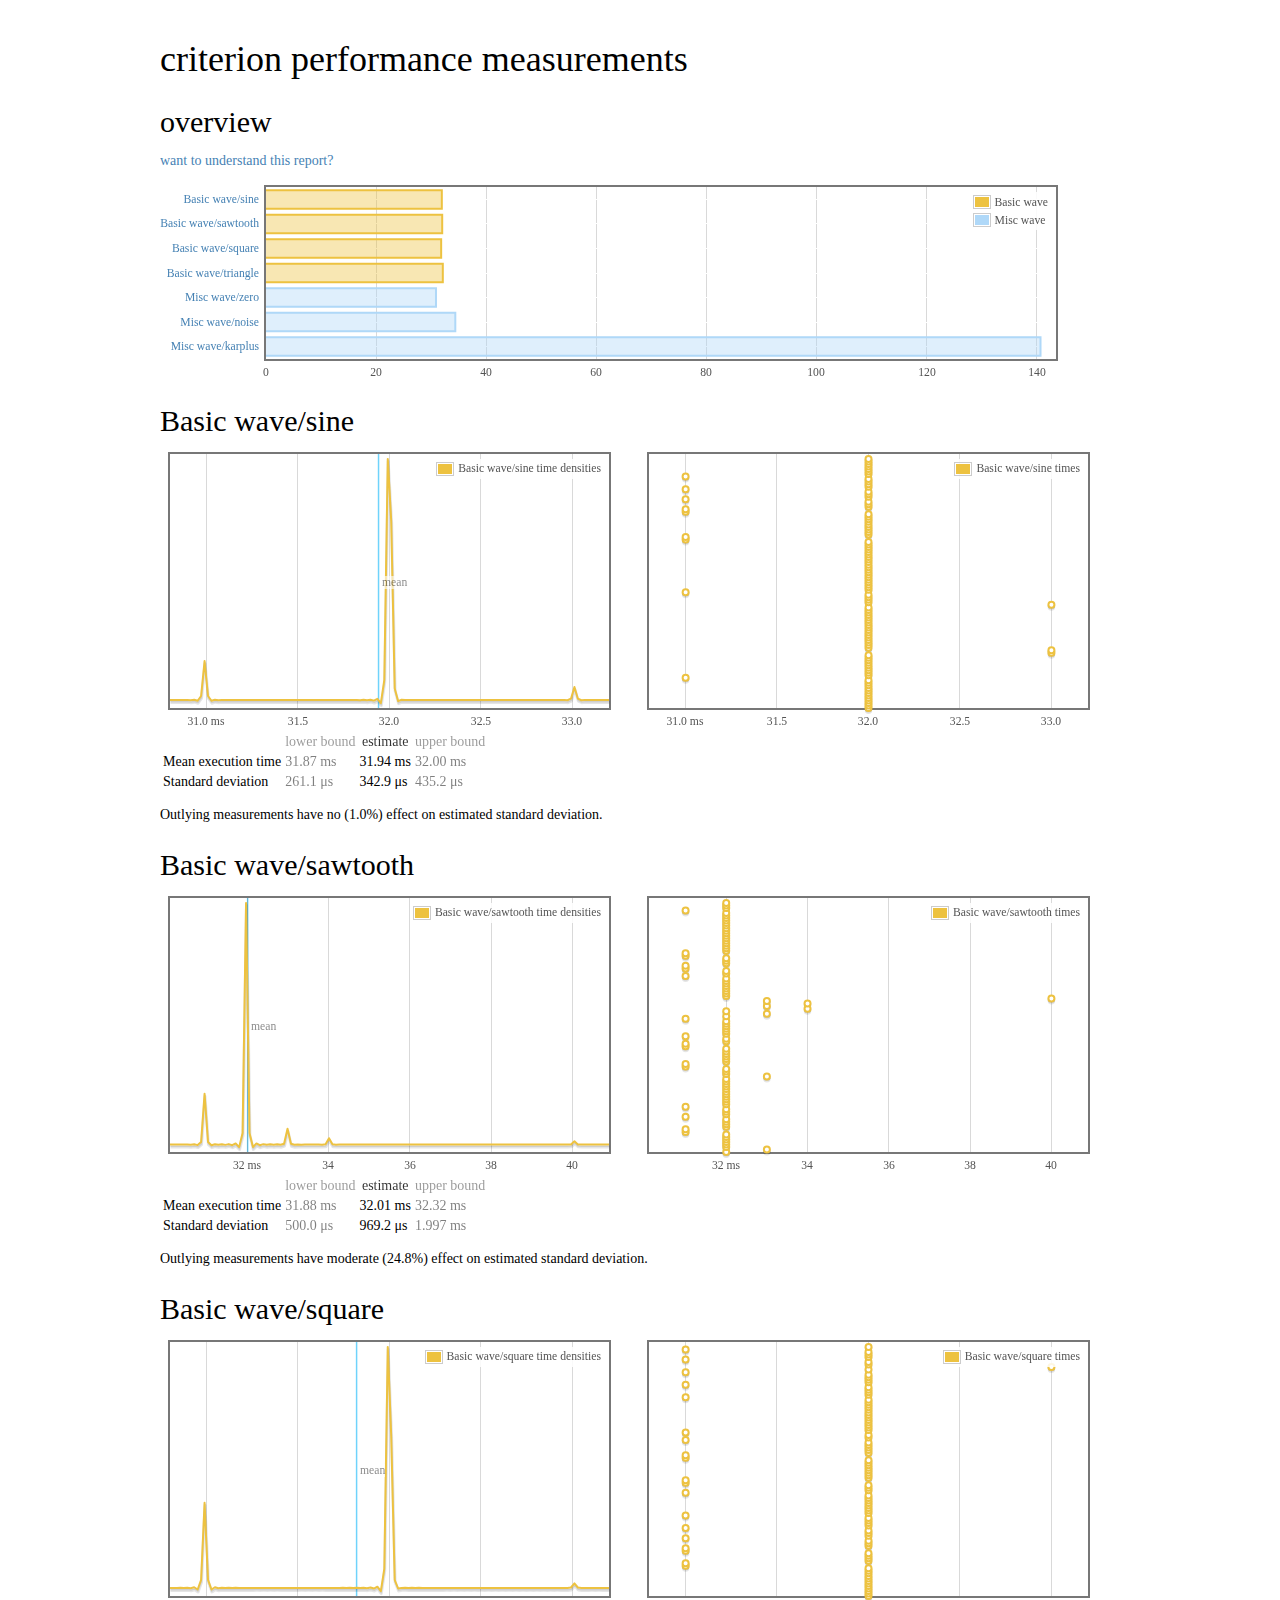
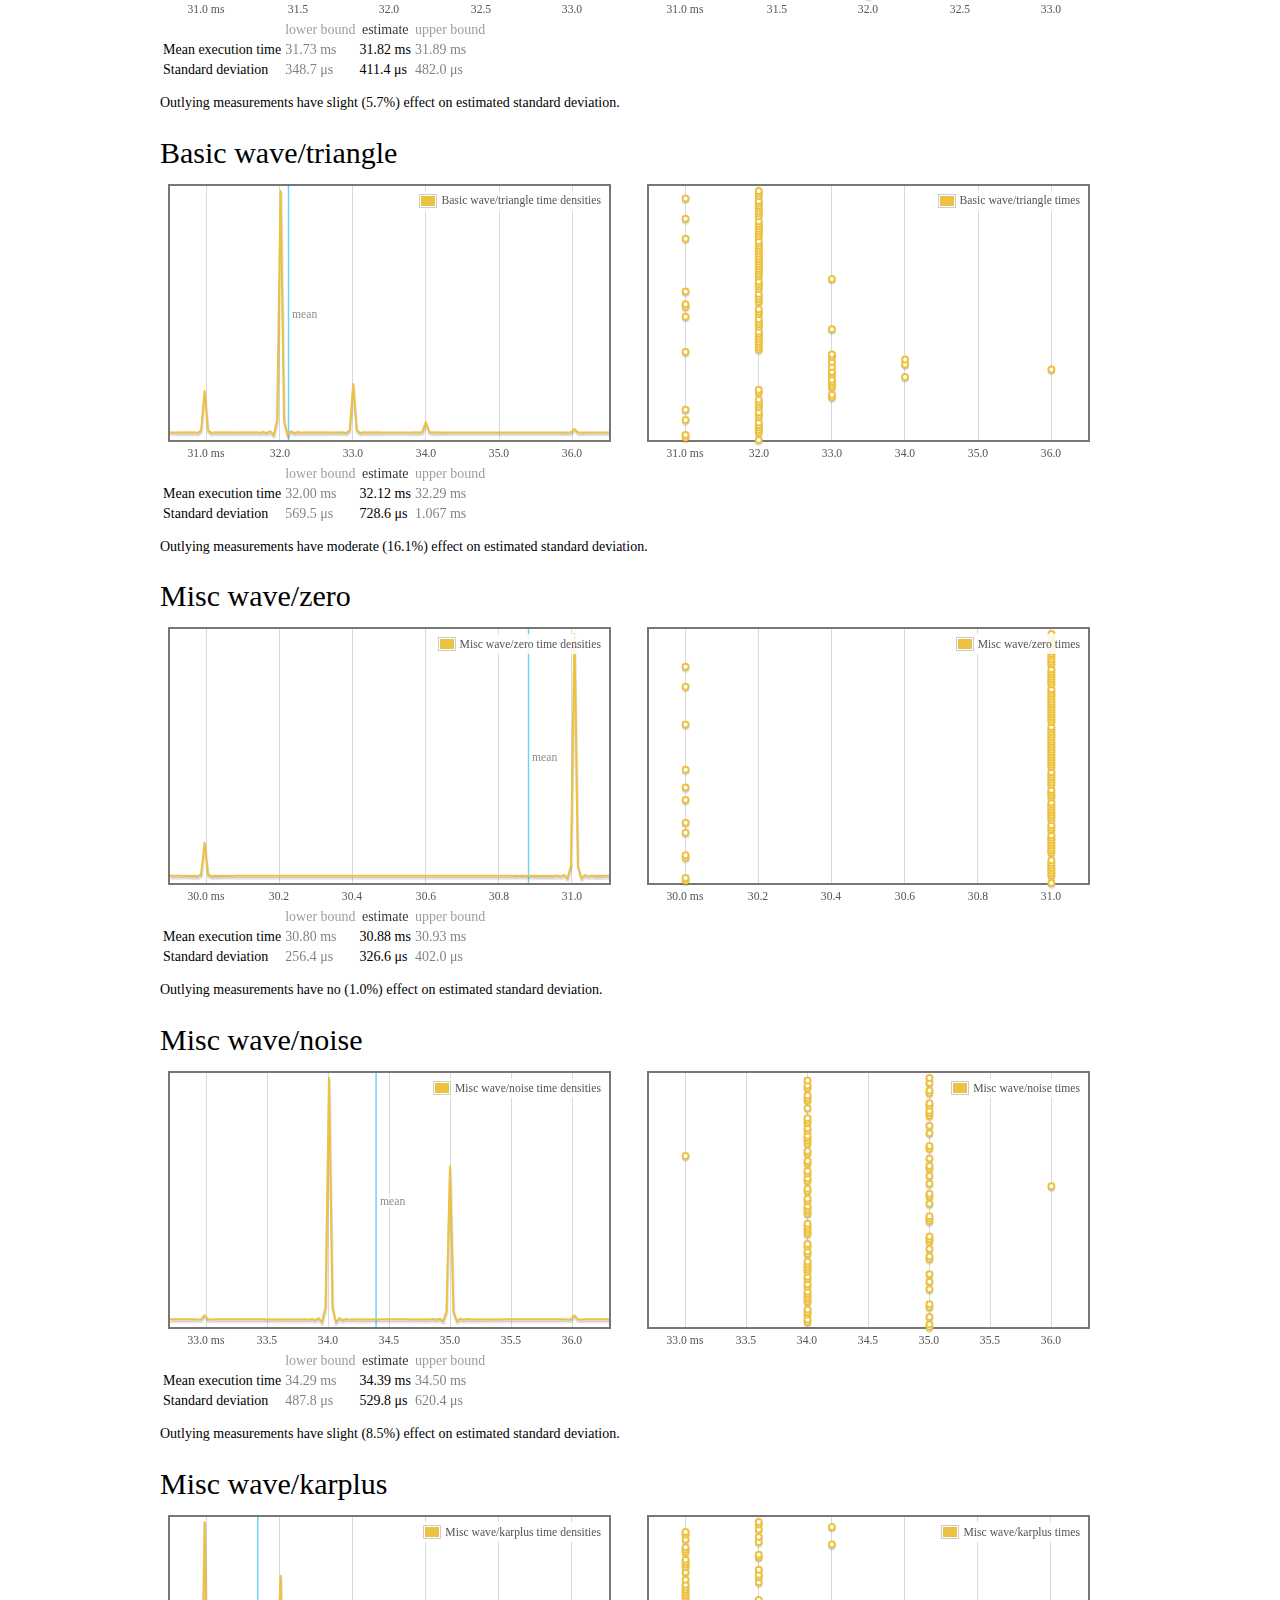
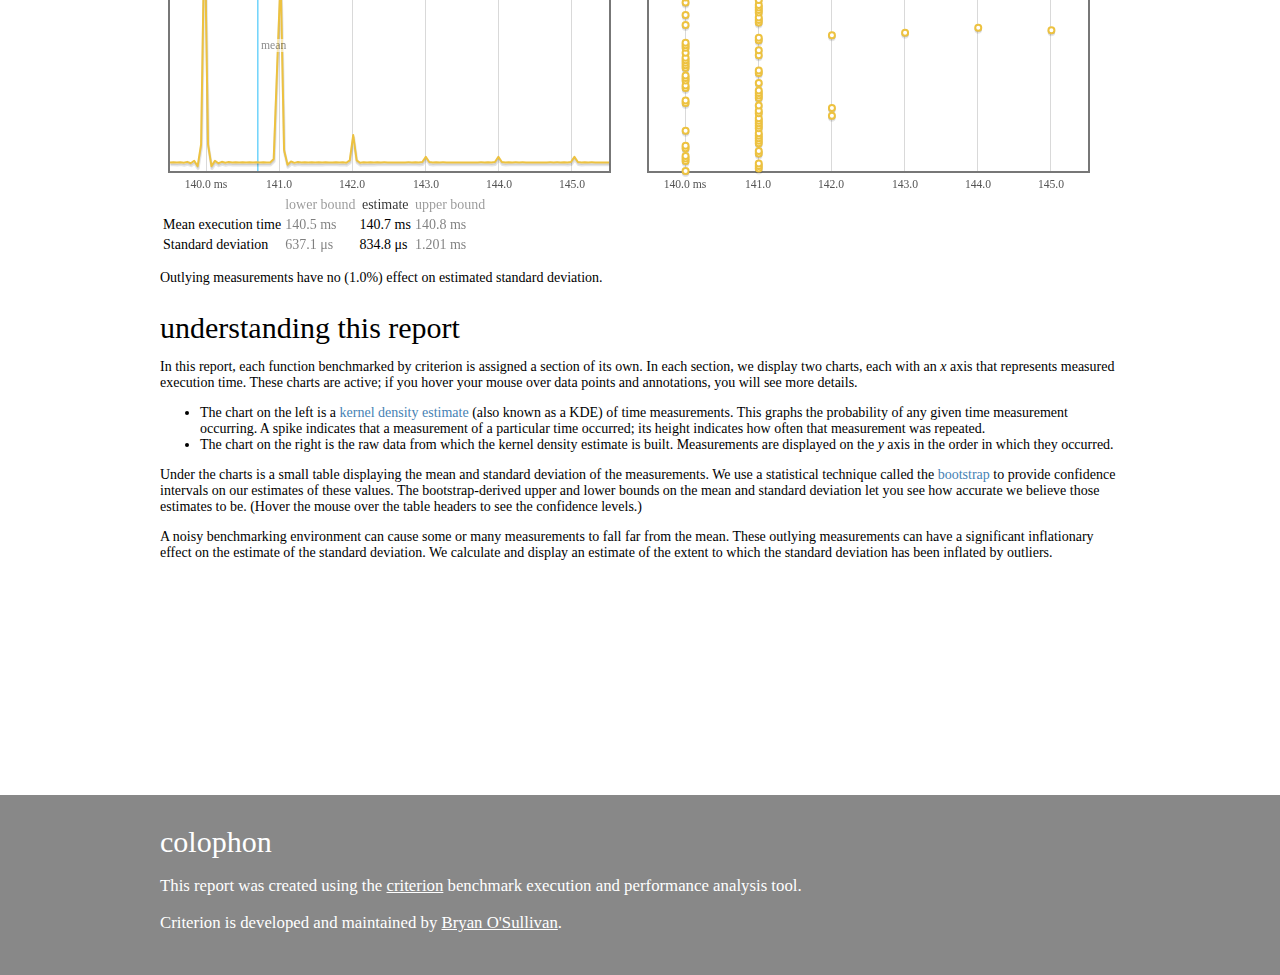
<file: wavy-bench-synth.html>
<!DOCTYPE HTML PUBLIC "-//W3C//DTD HTML 4.01 Transitional//EN" "http://www.w3.org/TR/html4/loose.dtd">
<html>
 <head>
    <meta http-equiv="Content-Type" content="text/html; charset=utf-8">
    <title>criterion report</title>
    <!--[if lte IE 8]>
      <script language="javascript" type="text/javascript">
        if(!document.createElement("canvas").getContext){(function(){var z=Math;var K=z.round;var J=z.sin;var U=z.cos;var b=z.abs;var k=z.sqrt;var D=10;var F=D/2;function T(){return this.context_||(this.context_=new W(this))}var O=Array.prototype.slice;function G(i,j,m){var Z=O.call(arguments,2);return function(){return i.apply(j,Z.concat(O.call(arguments)))}}function AD(Z){return String(Z).replace(/&/g,"&amp;").replace(/"/g,"&quot;")}function r(i){if(!i.namespaces.g_vml_){i.namespaces.add("g_vml_","urn:schemas-microsoft-com:vml","#default#VML")}if(!i.namespaces.g_o_){i.namespaces.add("g_o_","urn:schemas-microsoft-com:office:office","#default#VML")}if(!i.styleSheets.ex_canvas_){var Z=i.createStyleSheet();Z.owningElement.id="ex_canvas_";Z.cssText="canvas{display:inline-block;overflow:hidden;text-align:left;width:300px;height:150px}"}}r(document);var E={init:function(Z){if(/MSIE/.test(navigator.userAgent)&&!window.opera){var i=Z||document;i.createElement("canvas");i.attachEvent("onreadystatechange",G(this.init_,this,i))}},init_:function(m){var j=m.getElementsByTagName("canvas");for(var Z=0;Z<j.length;Z++){this.initElement(j[Z])}},initElement:function(i){if(!i.getContext){i.getContext=T;r(i.ownerDocument);i.innerHTML="";i.attachEvent("onpropertychange",S);i.attachEvent("onresize",w);var Z=i.attributes;if(Z.width&&Z.width.specified){i.style.width=Z.width.nodeValue+"px"}else{i.width=i.clientWidth}if(Z.height&&Z.height.specified){i.style.height=Z.height.nodeValue+"px"}else{i.height=i.clientHeight}}return i}};function S(i){var Z=i.srcElement;switch(i.propertyName){case"width":Z.getContext().clearRect();Z.style.width=Z.attributes.width.nodeValue+"px";Z.firstChild.style.width=Z.clientWidth+"px";break;case"height":Z.getContext().clearRect();Z.style.height=Z.attributes.height.nodeValue+"px";Z.firstChild.style.height=Z.clientHeight+"px";break}}function w(i){var Z=i.srcElement;if(Z.firstChild){Z.firstChild.style.width=Z.clientWidth+"px";Z.firstChild.style.height=Z.clientHeight+"px"}}E.init();var I=[];for(var AC=0;AC<16;AC++){for(var AB=0;AB<16;AB++){I[AC*16+AB]=AC.toString(16)+AB.toString(16)}}function V(){return[[1,0,0],[0,1,0],[0,0,1]]}function d(m,j){var i=V();for(var Z=0;Z<3;Z++){for(var AF=0;AF<3;AF++){var p=0;for(var AE=0;AE<3;AE++){p+=m[Z][AE]*j[AE][AF]}i[Z][AF]=p}}return i}function Q(i,Z){Z.fillStyle=i.fillStyle;Z.lineCap=i.lineCap;Z.lineJoin=i.lineJoin;Z.lineWidth=i.lineWidth;Z.miterLimit=i.miterLimit;Z.shadowBlur=i.shadowBlur;Z.shadowColor=i.shadowColor;Z.shadowOffsetX=i.shadowOffsetX;Z.shadowOffsetY=i.shadowOffsetY;Z.strokeStyle=i.strokeStyle;Z.globalAlpha=i.globalAlpha;Z.font=i.font;Z.textAlign=i.textAlign;Z.textBaseline=i.textBaseline;Z.arcScaleX_=i.arcScaleX_;Z.arcScaleY_=i.arcScaleY_;Z.lineScale_=i.lineScale_}var B={aliceblue:"#F0F8FF",antiquewhite:"#FAEBD7",aquamarine:"#7FFFD4",azure:"#F0FFFF",beige:"#F5F5DC",bisque:"#FFE4C4",black:"#000000",blanchedalmond:"#FFEBCD",blueviolet:"#8A2BE2",brown:"#A52A2A",burlywood:"#DEB887",cadetblue:"#5F9EA0",chartreuse:"#7FFF00",chocolate:"#D2691E",coral:"#FF7F50",cornflowerblue:"#6495ED",cornsilk:"#FFF8DC",crimson:"#DC143C",cyan:"#00FFFF",darkblue:"#00008B",darkcyan:"#008B8B",darkgoldenrod:"#B8860B",darkgray:"#A9A9A9",darkgreen:"#006400",darkgrey:"#A9A9A9",darkkhaki:"#BDB76B",darkmagenta:"#8B008B",darkolivegreen:"#556B2F",darkorange:"#FF8C00",darkorchid:"#9932CC",darkred:"#8B0000",darksalmon:"#E9967A",darkseagreen:"#8FBC8F",darkslateblue:"#483D8B",darkslategray:"#2F4F4F",darkslategrey:"#2F4F4F",darkturquoise:"#00CED1",darkviolet:"#9400D3",deeppink:"#FF1493",deepskyblue:"#00BFFF",dimgray:"#696969",dimgrey:"#696969",dodgerblue:"#1E90FF",firebrick:"#B22222",floralwhite:"#FFFAF0",forestgreen:"#228B22",gainsboro:"#DCDCDC",ghostwhite:"#F8F8FF",gold:"#FFD700",goldenrod:"#DAA520",grey:"#808080",greenyellow:"#ADFF2F",honeydew:"#F0FFF0",hotpink:"#FF69B4",indianred:"#CD5C5C",indigo:"#4B0082",ivory:"#FFFFF0",khaki:"#F0E68C",lavender:"#E6E6FA",lavenderblush:"#FFF0F5",lawngreen:"#7CFC00",lemonchiffon:"#FFFACD",lightblue:"#ADD8E6",lightcoral:"#F08080",lightcyan:"#E0FFFF",lightgoldenrodyellow:"#FAFAD2",lightgreen:"#90EE90",lightgrey:"#D3D3D3",lightpink:"#FFB6C1",lightsalmon:"#FFA07A",lightseagreen:"#20B2AA",lightskyblue:"#87CEFA",lightslategray:"#778899",lightslategrey:"#778899",lightsteelblue:"#B0C4DE",lightyellow:"#FFFFE0",limegreen:"#32CD32",linen:"#FAF0E6",magenta:"#FF00FF",mediumaquamarine:"#66CDAA",mediumblue:"#0000CD",mediumorchid:"#BA55D3",mediumpurple:"#9370DB",mediumseagreen:"#3CB371",mediumslateblue:"#7B68EE",mediumspringgreen:"#00FA9A",mediumturquoise:"#48D1CC",mediumvioletred:"#C71585",midnightblue:"#191970",mintcream:"#F5FFFA",mistyrose:"#FFE4E1",moccasin:"#FFE4B5",navajowhite:"#FFDEAD",oldlace:"#FDF5E6",olivedrab:"#6B8E23",orange:"#FFA500",orangered:"#FF4500",orchid:"#DA70D6",palegoldenrod:"#EEE8AA",palegreen:"#98FB98",paleturquoise:"#AFEEEE",palevioletred:"#DB7093",papayawhip:"#FFEFD5",peachpuff:"#FFDAB9",peru:"#CD853F",pink:"#FFC0CB",plum:"#DDA0DD",powderblue:"#B0E0E6",rosybrown:"#BC8F8F",royalblue:"#4169E1",saddlebrown:"#8B4513",salmon:"#FA8072",sandybrown:"#F4A460",seagreen:"#2E8B57",seashell:"#FFF5EE",sienna:"#A0522D",skyblue:"#87CEEB",slateblue:"#6A5ACD",slategray:"#708090",slategrey:"#708090",snow:"#FFFAFA",springgreen:"#00FF7F",steelblue:"#4682B4",tan:"#D2B48C",thistle:"#D8BFD8",tomato:"#FF6347",turquoise:"#40E0D0",violet:"#EE82EE",wheat:"#F5DEB3",whitesmoke:"#F5F5F5",yellowgreen:"#9ACD32"};function g(i){var m=i.indexOf("(",3);var Z=i.indexOf(")",m+1);var j=i.substring(m+1,Z).split(",");if(j.length==4&&i.substr(3,1)=="a"){alpha=Number(j[3])}else{j[3]=1}return j}function C(Z){return parseFloat(Z)/100}function N(i,j,Z){return Math.min(Z,Math.max(j,i))}function c(AF){var j,i,Z;h=parseFloat(AF[0])/360%360;if(h<0){h++}s=N(C(AF[1]),0,1);l=N(C(AF[2]),0,1);if(s==0){j=i=Z=l}else{var m=l<0.5?l*(1+s):l+s-l*s;var AE=2*l-m;j=A(AE,m,h+1/3);i=A(AE,m,h);Z=A(AE,m,h-1/3)}return"#"+I[Math.floor(j*255)]+I[Math.floor(i*255)]+I[Math.floor(Z*255)]}function A(i,Z,j){if(j<0){j++}if(j>1){j--}if(6*j<1){return i+(Z-i)*6*j}else{if(2*j<1){return Z}else{if(3*j<2){return i+(Z-i)*(2/3-j)*6}else{return i}}}}function Y(Z){var AE,p=1;Z=String(Z);if(Z.charAt(0)=="#"){AE=Z}else{if(/^rgb/.test(Z)){var m=g(Z);var AE="#",AF;for(var j=0;j<3;j++){if(m[j].indexOf("%")!=-1){AF=Math.floor(C(m[j])*255)}else{AF=Number(m[j])}AE+=I[N(AF,0,255)]}p=m[3]}else{if(/^hsl/.test(Z)){var m=g(Z);AE=c(m);p=m[3]}else{AE=B[Z]||Z}}}return{color:AE,alpha:p}}var L={style:"normal",variant:"normal",weight:"normal",size:10,family:"sans-serif"};var f={};function X(Z){if(f[Z]){return f[Z]}var m=document.createElement("div");var j=m.style;try{j.font=Z}catch(i){}return f[Z]={style:j.fontStyle||L.style,variant:j.fontVariant||L.variant,weight:j.fontWeight||L.weight,size:j.fontSize||L.size,family:j.fontFamily||L.family}}function P(j,i){var Z={};for(var AF in j){Z[AF]=j[AF]}var AE=parseFloat(i.currentStyle.fontSize),m=parseFloat(j.size);if(typeof j.size=="number"){Z.size=j.size}else{if(j.size.indexOf("px")!=-1){Z.size=m}else{if(j.size.indexOf("em")!=-1){Z.size=AE*m}else{if(j.size.indexOf("%")!=-1){Z.size=(AE/100)*m}else{if(j.size.indexOf("pt")!=-1){Z.size=m/0.75}else{Z.size=AE}}}}}Z.size*=0.981;return Z}function AA(Z){return Z.style+" "+Z.variant+" "+Z.weight+" "+Z.size+"px "+Z.family}function t(Z){switch(Z){case"butt":return"flat";case"round":return"round";case"square":default:return"square"}}function W(i){this.m_=V();this.mStack_=[];this.aStack_=[];this.currentPath_=[];this.strokeStyle="#000";this.fillStyle="#000";this.lineWidth=1;this.lineJoin="miter";this.lineCap="butt";this.miterLimit=D*1;this.globalAlpha=1;this.font="10px sans-serif";this.textAlign="left";this.textBaseline="alphabetic";this.canvas=i;var Z=i.ownerDocument.createElement("div");Z.style.width=i.clientWidth+"px";Z.style.height=i.clientHeight+"px";Z.style.overflow="hidden";Z.style.position="absolute";i.appendChild(Z);this.element_=Z;this.arcScaleX_=1;this.arcScaleY_=1;this.lineScale_=1}var M=W.prototype;M.clearRect=function(){if(this.textMeasureEl_){this.textMeasureEl_.removeNode(true);this.textMeasureEl_=null}this.element_.innerHTML=""};M.beginPath=function(){this.currentPath_=[]};M.moveTo=function(i,Z){var j=this.getCoords_(i,Z);this.currentPath_.push({type:"moveTo",x:j.x,y:j.y});this.currentX_=j.x;this.currentY_=j.y};M.lineTo=function(i,Z){var j=this.getCoords_(i,Z);this.currentPath_.push({type:"lineTo",x:j.x,y:j.y});this.currentX_=j.x;this.currentY_=j.y};M.bezierCurveTo=function(j,i,AI,AH,AG,AE){var Z=this.getCoords_(AG,AE);var AF=this.getCoords_(j,i);var m=this.getCoords_(AI,AH);e(this,AF,m,Z)};function e(Z,m,j,i){Z.currentPath_.push({type:"bezierCurveTo",cp1x:m.x,cp1y:m.y,cp2x:j.x,cp2y:j.y,x:i.x,y:i.y});Z.currentX_=i.x;Z.currentY_=i.y}M.quadraticCurveTo=function(AG,j,i,Z){var AF=this.getCoords_(AG,j);var AE=this.getCoords_(i,Z);var AH={x:this.currentX_+2/3*(AF.x-this.currentX_),y:this.currentY_+2/3*(AF.y-this.currentY_)};var m={x:AH.x+(AE.x-this.currentX_)/3,y:AH.y+(AE.y-this.currentY_)/3};e(this,AH,m,AE)};M.arc=function(AJ,AH,AI,AE,i,j){AI*=D;var AN=j?"at":"wa";var AK=AJ+U(AE)*AI-F;var AM=AH+J(AE)*AI-F;var Z=AJ+U(i)*AI-F;var AL=AH+J(i)*AI-F;if(AK==Z&&!j){AK+=0.125}var m=this.getCoords_(AJ,AH);var AG=this.getCoords_(AK,AM);var AF=this.getCoords_(Z,AL);this.currentPath_.push({type:AN,x:m.x,y:m.y,radius:AI,xStart:AG.x,yStart:AG.y,xEnd:AF.x,yEnd:AF.y})};M.rect=function(j,i,Z,m){this.moveTo(j,i);this.lineTo(j+Z,i);this.lineTo(j+Z,i+m);this.lineTo(j,i+m);this.closePath()};M.strokeRect=function(j,i,Z,m){var p=this.currentPath_;this.beginPath();this.moveTo(j,i);this.lineTo(j+Z,i);this.lineTo(j+Z,i+m);this.lineTo(j,i+m);this.closePath();this.stroke();this.currentPath_=p};M.fillRect=function(j,i,Z,m){var p=this.currentPath_;this.beginPath();this.moveTo(j,i);this.lineTo(j+Z,i);this.lineTo(j+Z,i+m);this.lineTo(j,i+m);this.closePath();this.fill();this.currentPath_=p};M.createLinearGradient=function(i,m,Z,j){var p=new v("gradient");p.x0_=i;p.y0_=m;p.x1_=Z;p.y1_=j;return p};M.createRadialGradient=function(m,AE,j,i,p,Z){var AF=new v("gradientradial");AF.x0_=m;AF.y0_=AE;AF.r0_=j;AF.x1_=i;AF.y1_=p;AF.r1_=Z;return AF};M.drawImage=function(AO,j){var AH,AF,AJ,AV,AM,AK,AQ,AX;var AI=AO.runtimeStyle.width;var AN=AO.runtimeStyle.height;AO.runtimeStyle.width="auto";AO.runtimeStyle.height="auto";var AG=AO.width;var AT=AO.height;AO.runtimeStyle.width=AI;AO.runtimeStyle.height=AN;if(arguments.length==3){AH=arguments[1];AF=arguments[2];AM=AK=0;AQ=AJ=AG;AX=AV=AT}else{if(arguments.length==5){AH=arguments[1];AF=arguments[2];AJ=arguments[3];AV=arguments[4];AM=AK=0;AQ=AG;AX=AT}else{if(arguments.length==9){AM=arguments[1];AK=arguments[2];AQ=arguments[3];AX=arguments[4];AH=arguments[5];AF=arguments[6];AJ=arguments[7];AV=arguments[8]}else{throw Error("Invalid number of arguments")}}}var AW=this.getCoords_(AH,AF);var m=AQ/2;var i=AX/2;var AU=[];var Z=10;var AE=10;AU.push(" <g_vml_:group",' coordsize="',D*Z,",",D*AE,'"',' coordorigin="0,0"',' style="width:',Z,"px;height:",AE,"px;position:absolute;");if(this.m_[0][0]!=1||this.m_[0][1]||this.m_[1][1]!=1||this.m_[1][0]){var p=[];p.push("M11=",this.m_[0][0],",","M12=",this.m_[1][0],",","M21=",this.m_[0][1],",","M22=",this.m_[1][1],",","Dx=",K(AW.x/D),",","Dy=",K(AW.y/D),"");var AS=AW;var AR=this.getCoords_(AH+AJ,AF);var AP=this.getCoords_(AH,AF+AV);var AL=this.getCoords_(AH+AJ,AF+AV);AS.x=z.max(AS.x,AR.x,AP.x,AL.x);AS.y=z.max(AS.y,AR.y,AP.y,AL.y);AU.push("padding:0 ",K(AS.x/D),"px ",K(AS.y/D),"px 0;filter:progid:DXImageTransform.Microsoft.Matrix(",p.join(""),", sizingmethod='clip');")}else{AU.push("top:",K(AW.y/D),"px;left:",K(AW.x/D),"px;")}AU.push(' ">','<g_vml_:image src="',AO.src,'"',' style="width:',D*AJ,"px;"," height:",D*AV,'px"',' cropleft="',AM/AG,'"',' croptop="',AK/AT,'"',' cropright="',(AG-AM-AQ)/AG,'"',' cropbottom="',(AT-AK-AX)/AT,'"'," />","</g_vml_:group>");this.element_.insertAdjacentHTML("BeforeEnd",AU.join(""))};M.stroke=function(AM){var m=10;var AN=10;var AE=5000;var AG={x:null,y:null};var AL={x:null,y:null};for(var AH=0;AH<this.currentPath_.length;AH+=AE){var AK=[];var AF=false;AK.push("<g_vml_:shape",' filled="',!!AM,'"',' style="position:absolute;width:',m,"px;height:",AN,'px;"',' coordorigin="0,0"',' coordsize="',D*m,",",D*AN,'"',' stroked="',!AM,'"',' path="');var AO=false;for(var AI=AH;AI<Math.min(AH+AE,this.currentPath_.length);AI++){if(AI%AE==0&&AI>0){AK.push(" m ",K(this.currentPath_[AI-1].x),",",K(this.currentPath_[AI-1].y))}var Z=this.currentPath_[AI];var AJ;switch(Z.type){case"moveTo":AJ=Z;AK.push(" m ",K(Z.x),",",K(Z.y));break;case"lineTo":AK.push(" l ",K(Z.x),",",K(Z.y));break;case"close":AK.push(" x ");Z=null;break;case"bezierCurveTo":AK.push(" c ",K(Z.cp1x),",",K(Z.cp1y),",",K(Z.cp2x),",",K(Z.cp2y),",",K(Z.x),",",K(Z.y));break;case"at":case"wa":AK.push(" ",Z.type," ",K(Z.x-this.arcScaleX_*Z.radius),",",K(Z.y-this.arcScaleY_*Z.radius)," ",K(Z.x+this.arcScaleX_*Z.radius),",",K(Z.y+this.arcScaleY_*Z.radius)," ",K(Z.xStart),",",K(Z.yStart)," ",K(Z.xEnd),",",K(Z.yEnd));break}if(Z){if(AG.x==null||Z.x<AG.x){AG.x=Z.x}if(AL.x==null||Z.x>AL.x){AL.x=Z.x}if(AG.y==null||Z.y<AG.y){AG.y=Z.y}if(AL.y==null||Z.y>AL.y){AL.y=Z.y}}}AK.push(' ">');if(!AM){R(this,AK)}else{a(this,AK,AG,AL)}AK.push("</g_vml_:shape>");this.element_.insertAdjacentHTML("beforeEnd",AK.join(""))}};function R(j,AE){var i=Y(j.strokeStyle);var m=i.color;var p=i.alpha*j.globalAlpha;var Z=j.lineScale_*j.lineWidth;if(Z<1){p*=Z}AE.push("<g_vml_:stroke",' opacity="',p,'"',' joinstyle="',j.lineJoin,'"',' miterlimit="',j.miterLimit,'"',' endcap="',t(j.lineCap),'"',' weight="',Z,'px"',' color="',m,'" />')}function a(AO,AG,Ah,AP){var AH=AO.fillStyle;var AY=AO.arcScaleX_;var AX=AO.arcScaleY_;var Z=AP.x-Ah.x;var m=AP.y-Ah.y;if(AH instanceof v){var AL=0;var Ac={x:0,y:0};var AU=0;var AK=1;if(AH.type_=="gradient"){var AJ=AH.x0_/AY;var j=AH.y0_/AX;var AI=AH.x1_/AY;var Aj=AH.y1_/AX;var Ag=AO.getCoords_(AJ,j);var Af=AO.getCoords_(AI,Aj);var AE=Af.x-Ag.x;var p=Af.y-Ag.y;AL=Math.atan2(AE,p)*180/Math.PI;if(AL<0){AL+=360}if(AL<0.000001){AL=0}}else{var Ag=AO.getCoords_(AH.x0_,AH.y0_);Ac={x:(Ag.x-Ah.x)/Z,y:(Ag.y-Ah.y)/m};Z/=AY*D;m/=AX*D;var Aa=z.max(Z,m);AU=2*AH.r0_/Aa;AK=2*AH.r1_/Aa-AU}var AS=AH.colors_;AS.sort(function(Ak,i){return Ak.offset-i.offset});var AN=AS.length;var AR=AS[0].color;var AQ=AS[AN-1].color;var AW=AS[0].alpha*AO.globalAlpha;var AV=AS[AN-1].alpha*AO.globalAlpha;var Ab=[];for(var Ae=0;Ae<AN;Ae++){var AM=AS[Ae];Ab.push(AM.offset*AK+AU+" "+AM.color)}AG.push('<g_vml_:fill type="',AH.type_,'"',' method="none" focus="100%"',' color="',AR,'"',' color2="',AQ,'"',' colors="',Ab.join(","),'"',' opacity="',AV,'"',' g_o_:opacity2="',AW,'"',' angle="',AL,'"',' focusposition="',Ac.x,",",Ac.y,'" />')}else{if(AH instanceof u){if(Z&&m){var AF=-Ah.x;var AZ=-Ah.y;AG.push("<g_vml_:fill",' position="',AF/Z*AY*AY,",",AZ/m*AX*AX,'"',' type="tile"',' src="',AH.src_,'" />')}}else{var Ai=Y(AO.fillStyle);var AT=Ai.color;var Ad=Ai.alpha*AO.globalAlpha;AG.push('<g_vml_:fill color="',AT,'" opacity="',Ad,'" />')}}}M.fill=function(){this.stroke(true)};M.closePath=function(){this.currentPath_.push({type:"close"})};M.getCoords_=function(j,i){var Z=this.m_;return{x:D*(j*Z[0][0]+i*Z[1][0]+Z[2][0])-F,y:D*(j*Z[0][1]+i*Z[1][1]+Z[2][1])-F}};M.save=function(){var Z={};Q(this,Z);this.aStack_.push(Z);this.mStack_.push(this.m_);this.m_=d(V(),this.m_)};M.restore=function(){if(this.aStack_.length){Q(this.aStack_.pop(),this);this.m_=this.mStack_.pop()}};function H(Z){return isFinite(Z[0][0])&&isFinite(Z[0][1])&&isFinite(Z[1][0])&&isFinite(Z[1][1])&&isFinite(Z[2][0])&&isFinite(Z[2][1])}function y(i,Z,j){if(!H(Z)){return }i.m_=Z;if(j){var p=Z[0][0]*Z[1][1]-Z[0][1]*Z[1][0];i.lineScale_=k(b(p))}}M.translate=function(j,i){var Z=[[1,0,0],[0,1,0],[j,i,1]];y(this,d(Z,this.m_),false)};M.rotate=function(i){var m=U(i);var j=J(i);var Z=[[m,j,0],[-j,m,0],[0,0,1]];y(this,d(Z,this.m_),false)};M.scale=function(j,i){this.arcScaleX_*=j;this.arcScaleY_*=i;var Z=[[j,0,0],[0,i,0],[0,0,1]];y(this,d(Z,this.m_),true)};M.transform=function(p,m,AF,AE,i,Z){var j=[[p,m,0],[AF,AE,0],[i,Z,1]];y(this,d(j,this.m_),true)};M.setTransform=function(AE,p,AG,AF,j,i){var Z=[[AE,p,0],[AG,AF,0],[j,i,1]];y(this,Z,true)};M.drawText_=function(AK,AI,AH,AN,AG){var AM=this.m_,AQ=1000,i=0,AP=AQ,AF={x:0,y:0},AE=[];var Z=P(X(this.font),this.element_);var j=AA(Z);var AR=this.element_.currentStyle;var p=this.textAlign.toLowerCase();switch(p){case"left":case"center":case"right":break;case"end":p=AR.direction=="ltr"?"right":"left";break;case"start":p=AR.direction=="rtl"?"right":"left";break;default:p="left"}switch(this.textBaseline){case"hanging":case"top":AF.y=Z.size/1.75;break;case"middle":break;default:case null:case"alphabetic":case"ideographic":case"bottom":AF.y=-Z.size/2.25;break}switch(p){case"right":i=AQ;AP=0.05;break;case"center":i=AP=AQ/2;break}var AO=this.getCoords_(AI+AF.x,AH+AF.y);AE.push('<g_vml_:line from="',-i,' 0" to="',AP,' 0.05" ',' coordsize="100 100" coordorigin="0 0"',' filled="',!AG,'" stroked="',!!AG,'" style="position:absolute;width:1px;height:1px;">');if(AG){R(this,AE)}else{a(this,AE,{x:-i,y:0},{x:AP,y:Z.size})}var AL=AM[0][0].toFixed(3)+","+AM[1][0].toFixed(3)+","+AM[0][1].toFixed(3)+","+AM[1][1].toFixed(3)+",0,0";var AJ=K(AO.x/D)+","+K(AO.y/D);AE.push('<g_vml_:skew on="t" matrix="',AL,'" ',' offset="',AJ,'" origin="',i,' 0" />','<g_vml_:path textpathok="true" />','<g_vml_:textpath on="true" string="',AD(AK),'" style="v-text-align:',p,";font:",AD(j),'" /></g_vml_:line>');this.element_.insertAdjacentHTML("beforeEnd",AE.join(""))};M.fillText=function(j,Z,m,i){this.drawText_(j,Z,m,i,false)};M.strokeText=function(j,Z,m,i){this.drawText_(j,Z,m,i,true)};M.measureText=function(j){if(!this.textMeasureEl_){var Z='<span style="position:absolute;top:-20000px;left:0;padding:0;margin:0;border:none;white-space:pre;"></span>';this.element_.insertAdjacentHTML("beforeEnd",Z);this.textMeasureEl_=this.element_.lastChild}var i=this.element_.ownerDocument;this.textMeasureEl_.innerHTML="";this.textMeasureEl_.style.font=this.font;this.textMeasureEl_.appendChild(i.createTextNode(j));return{width:this.textMeasureEl_.offsetWidth}};M.clip=function(){};M.arcTo=function(){};M.createPattern=function(i,Z){return new u(i,Z)};function v(Z){this.type_=Z;this.x0_=0;this.y0_=0;this.r0_=0;this.x1_=0;this.y1_=0;this.r1_=0;this.colors_=[]}v.prototype.addColorStop=function(i,Z){Z=Y(Z);this.colors_.push({offset:i,color:Z.color,alpha:Z.alpha})};function u(i,Z){q(i);switch(Z){case"repeat":case null:case"":this.repetition_="repeat";break;case"repeat-x":case"repeat-y":case"no-repeat":this.repetition_=Z;break;default:n("SYNTAX_ERR")}this.src_=i.src;this.width_=i.width;this.height_=i.height}function n(Z){throw new o(Z)}function q(Z){if(!Z||Z.nodeType!=1||Z.tagName!="IMG"){n("TYPE_MISMATCH_ERR")}if(Z.readyState!="complete"){n("INVALID_STATE_ERR")}}function o(Z){this.code=this[Z];this.message=Z+": DOM Exception "+this.code}var x=o.prototype=new Error;x.INDEX_SIZE_ERR=1;x.DOMSTRING_SIZE_ERR=2;x.HIERARCHY_REQUEST_ERR=3;x.WRONG_DOCUMENT_ERR=4;x.INVALID_CHARACTER_ERR=5;x.NO_DATA_ALLOWED_ERR=6;x.NO_MODIFICATION_ALLOWED_ERR=7;x.NOT_FOUND_ERR=8;x.NOT_SUPPORTED_ERR=9;x.INUSE_ATTRIBUTE_ERR=10;x.INVALID_STATE_ERR=11;x.SYNTAX_ERR=12;x.INVALID_MODIFICATION_ERR=13;x.NAMESPACE_ERR=14;x.INVALID_ACCESS_ERR=15;x.VALIDATION_ERR=16;x.TYPE_MISMATCH_ERR=17;G_vmlCanvasManager=E;CanvasRenderingContext2D=W;CanvasGradient=v;CanvasPattern=u;DOMException=o})()};
      </script>
    <![endif]-->
    <script language="javascript" type="text/javascript">
      /*! jQuery v1.6.4 http://jquery.com/ | http://jquery.org/license */
(function(a,b){function cu(a){return f.isWindow(a)?a:a.nodeType===9?a.defaultView||a.parentWindow:!1}function cr(a){if(!cg[a]){var b=c.body,d=f("<"+a+">").appendTo(b),e=d.css("display");d.remove();if(e==="none"||e===""){ch||(ch=c.createElement("iframe"),ch.frameBorder=ch.width=ch.height=0),b.appendChild(ch);if(!ci||!ch.createElement)ci=(ch.contentWindow||ch.contentDocument).document,ci.write((c.compatMode==="CSS1Compat"?"<!doctype html>":"")+"<html><body>"),ci.close();d=ci.createElement(a),ci.body.appendChild(d),e=f.css(d,"display"),b.removeChild(ch)}cg[a]=e}return cg[a]}function cq(a,b){var c={};f.each(cm.concat.apply([],cm.slice(0,b)),function(){c[this]=a});return c}function cp(){cn=b}function co(){setTimeout(cp,0);return cn=f.now()}function cf(){try{return new a.ActiveXObject("Microsoft.XMLHTTP")}catch(b){}}function ce(){try{return new a.XMLHttpRequest}catch(b){}}function b$(a,c){a.dataFilter&&(c=a.dataFilter(c,a.dataType));var d=a.dataTypes,e={},g,h,i=d.length,j,k=d[0],l,m,n,o,p;for(g=1;g<i;g++){if(g===1)for(h in a.converters)typeof h=="string"&&(e[h.toLowerCase()]=a.converters[h]);l=k,k=d[g];if(k==="*")k=l;else if(l!=="*"&&l!==k){m=l+" "+k,n=e[m]||e["* "+k];if(!n){p=b;for(o in e){j=o.split(" ");if(j[0]===l||j[0]==="*"){p=e[j[1]+" "+k];if(p){o=e[o],o===!0?n=p:p===!0&&(n=o);break}}}}!n&&!p&&f.error("No conversion from "+m.replace(" "," to ")),n!==!0&&(c=n?n(c):p(o(c)))}}return c}function bZ(a,c,d){var e=a.contents,f=a.dataTypes,g=a.responseFields,h,i,j,k;for(i in g)i in d&&(c[g[i]]=d[i]);while(f[0]==="*")f.shift(),h===b&&(h=a.mimeType||c.getResponseHeader("content-type"));if(h)for(i in e)if(e[i]&&e[i].test(h)){f.unshift(i);break}if(f[0]in d)j=f[0];else{for(i in d){if(!f[0]||a.converters[i+" "+f[0]]){j=i;break}k||(k=i)}j=j||k}if(j){j!==f[0]&&f.unshift(j);return d[j]}}function bY(a,b,c,d){if(f.isArray(b))f.each(b,function(b,e){c||bA.test(a)?d(a,e):bY(a+"["+(typeof e=="object"||f.isArray(e)?b:"")+"]",e,c,d)});else if(!c&&b!=null&&typeof b=="object")for(var e in b)bY(a+"["+e+"]",b[e],c,d);else d(a,b)}function bX(a,c){var d,e,g=f.ajaxSettings.flatOptions||{};for(d in c)c[d]!==b&&((g[d]?a:e||(e={}))[d]=c[d]);e&&f.extend(!0,a,e)}function bW(a,c,d,e,f,g){f=f||c.dataTypes[0],g=g||{},g[f]=!0;var h=a[f],i=0,j=h?h.length:0,k=a===bP,l;for(;i<j&&(k||!l);i++)l=h[i](c,d,e),typeof l=="string"&&(!k||g[l]?l=b:(c.dataTypes.unshift(l),l=bW(a,c,d,e,l,g)));(k||!l)&&!g["*"]&&(l=bW(a,c,d,e,"*",g));return l}function bV(a){return function(b,c){typeof b!="string"&&(c=b,b="*");if(f.isFunction(c)){var d=b.toLowerCase().split(bL),e=0,g=d.length,h,i,j;for(;e<g;e++)h=d[e],j=/^\+/.test(h),j&&(h=h.substr(1)||"*"),i=a[h]=a[h]||[],i[j?"unshift":"push"](c)}}}function by(a,b,c){var d=b==="width"?a.offsetWidth:a.offsetHeight,e=b==="width"?bt:bu;if(d>0){c!=="border"&&f.each(e,function(){c||(d-=parseFloat(f.css(a,"padding"+this))||0),c==="margin"?d+=parseFloat(f.css(a,c+this))||0:d-=parseFloat(f.css(a,"border"+this+"Width"))||0});return d+"px"}d=bv(a,b,b);if(d<0||d==null)d=a.style[b]||0;d=parseFloat(d)||0,c&&f.each(e,function(){d+=parseFloat(f.css(a,"padding"+this))||0,c!=="padding"&&(d+=parseFloat(f.css(a,"border"+this+"Width"))||0),c==="margin"&&(d+=parseFloat(f.css(a,c+this))||0)});return d+"px"}function bl(a,b){b.src?f.ajax({url:b.src,async:!1,dataType:"script"}):f.globalEval((b.text||b.textContent||b.innerHTML||"").replace(bd,"/*$0*/")),b.parentNode&&b.parentNode.removeChild(b)}function bk(a){f.nodeName(a,"input")?bj(a):"getElementsByTagName"in a&&f.grep(a.getElementsByTagName("input"),bj)}function bj(a){if(a.type==="checkbox"||a.type==="radio")a.defaultChecked=a.checked}function bi(a){return"getElementsByTagName"in a?a.getElementsByTagName("*"):"querySelectorAll"in a?a.querySelectorAll("*"):[]}function bh(a,b){var c;if(b.nodeType===1){b.clearAttributes&&b.clearAttributes(),b.mergeAttributes&&b.mergeAttributes(a),c=b.nodeName.toLowerCase();if(c==="object")b.outerHTML=a.outerHTML;else if(c!=="input"||a.type!=="checkbox"&&a.type!=="radio"){if(c==="option")b.selected=a.defaultSelected;else if(c==="input"||c==="textarea")b.defaultValue=a.defaultValue}else a.checked&&(b.defaultChecked=b.checked=a.checked),b.value!==a.value&&(b.value=a.value);b.removeAttribute(f.expando)}}function bg(a,b){if(b.nodeType===1&&!!f.hasData(a)){var c=f.expando,d=f.data(a),e=f.data(b,d);if(d=d[c]){var g=d.events;e=e[c]=f.extend({},d);if(g){delete e.handle,e.events={};for(var h in g)for(var i=0,j=g[h].length;i<j;i++)f.event.add(b,h+(g[h][i].namespace?".":"")+g[h][i].namespace,g[h][i],g[h][i].data)}}}}function bf(a,b){return f.nodeName(a,"table")?a.getElementsByTagName("tbody")[0]||a.appendChild(a.ownerDocument.createElement("tbody")):a}function V(a,b,c){b=b||0;if(f.isFunction(b))return f.grep(a,function(a,d){var e=!!b.call(a,d,a);return e===c});if(b.nodeType)return f.grep(a,function(a,d){return a===b===c});if(typeof b=="string"){var d=f.grep(a,function(a){return a.nodeType===1});if(Q.test(b))return f.filter(b,d,!c);b=f.filter(b,d)}return f.grep(a,function(a,d){return f.inArray(a,b)>=0===c})}function U(a){return!a||!a.parentNode||a.parentNode.nodeType===11}function M(a,b){return(a&&a!=="*"?a+".":"")+b.replace(y,"`").replace(z,"&")}function L(a){var b,c,d,e,g,h,i,j,k,l,m,n,o,p=[],q=[],r=f._data(this,"events");if(!(a.liveFired===this||!r||!r.live||a.target.disabled||a.button&&a.type==="click")){a.namespace&&(n=new RegExp("(^|\\.)"+a.namespace.split(".").join("\\.(?:.*\\.)?")+"(\\.|$)")),a.liveFired=this;var s=r.live.slice(0);for(i=0;i<s.length;i++)g=s[i],g.origType.replace(w,"")===a.type?q.push(g.selector):s.splice(i--,1);e=f(a.target).closest(q,a.currentTarget);for(j=0,k=e.length;j<k;j++){m=e[j];for(i=0;i<s.length;i++){g=s[i];if(m.selector===g.selector&&(!n||n.test(g.namespace))&&!m.elem.disabled){h=m.elem,d=null;if(g.preType==="mouseenter"||g.preType==="mouseleave")a.type=g.preType,d=f(a.relatedTarget).closest(g.selector)[0],d&&f.contains(h,d)&&(d=h);(!d||d!==h)&&p.push({elem:h,handleObj:g,level:m.level})}}}for(j=0,k=p.length;j<k;j++){e=p[j];if(c&&e.level>c)break;a.currentTarget=e.elem,a.data=e.handleObj.data,a.handleObj=e.handleObj,o=e.handleObj.origHandler.apply(e.elem,arguments);if(o===!1||a.isPropagationStopped()){c=e.level,o===!1&&(b=!1);if(a.isImmediatePropagationStopped())break}}return b}}function J(a,c,d){var e=f.extend({},d[0]);e.type=a,e.originalEvent={},e.liveFired=b,f.event.handle.call(c,e),e.isDefaultPrevented()&&d[0].preventDefault()}function D(){return!0}function C(){return!1}function m(a,c,d){var e=c+"defer",g=c+"queue",h=c+"mark",i=f.data(a,e,b,!0);i&&(d==="queue"||!f.data(a,g,b,!0))&&(d==="mark"||!f.data(a,h,b,!0))&&setTimeout(function(){!f.data(a,g,b,!0)&&!f.data(a,h,b,!0)&&(f.removeData(a,e,!0),i.resolve())},0)}function l(a){for(var b in a)if(b!=="toJSON")return!1;return!0}function k(a,c,d){if(d===b&&a.nodeType===1){var e="data-"+c.replace(j,"-$1").toLowerCase();d=a.getAttribute(e);if(typeof d=="string"){try{d=d==="true"?!0:d==="false"?!1:d==="null"?null:f.isNaN(d)?i.test(d)?f.parseJSON(d):d:parseFloat(d)}catch(g){}f.data(a,c,d)}else d=b}return d}var c=a.document,d=a.navigator,e=a.location,f=function(){function K(){if(!e.isReady){try{c.documentElement.doScroll("left")}catch(a){setTimeout(K,1);return}e.ready()}}var e=function(a,b){return new e.fn.init(a,b,h)},f=a.jQuery,g=a.$,h,i=/^(?:[^#<]*(<[\w\W]+>)[^>]*$|#([\w\-]*)$)/,j=/\S/,k=/^\s+/,l=/\s+$/,m=/\d/,n=/^<(\w+)\s*\/?>(?:<\/\1>)?$/,o=/^[\],:{}\s]*$/,p=/\\(?:["\\\/bfnrt]|u[0-9a-fA-F]{4})/g,q=/"[^"\\\n\r]*"|true|false|null|-?\d+(?:\.\d*)?(?:[eE][+\-]?\d+)?/g,r=/(?:^|:|,)(?:\s*\[)+/g,s=/(webkit)[ \/]([\w.]+)/,t=/(opera)(?:.*version)?[ \/]([\w.]+)/,u=/(msie) ([\w.]+)/,v=/(mozilla)(?:.*? rv:([\w.]+))?/,w=/-([a-z]|[0-9])/ig,x=/^-ms-/,y=function(a,b){return(b+"").toUpperCase()},z=d.userAgent,A,B,C,D=Object.prototype.toString,E=Object.prototype.hasOwnProperty,F=Array.prototype.push,G=Array.prototype.slice,H=String.prototype.trim,I=Array.prototype.indexOf,J={};e.fn=e.prototype={constructor:e,init:function(a,d,f){var g,h,j,k;if(!a)return this;if(a.nodeType){this.context=this[0]=a,this.length=1;return this}if(a==="body"&&!d&&c.body){this.context=c,this[0]=c.body,this.selector=a,this.length=1;return this}if(typeof a=="string"){a.charAt(0)!=="<"||a.charAt(a.length-1)!==">"||a.length<3?g=i.exec(a):g=[null,a,null];if(g&&(g[1]||!d)){if(g[1]){d=d instanceof e?d[0]:d,k=d?d.ownerDocument||d:c,j=n.exec(a),j?e.isPlainObject(d)?(a=[c.createElement(j[1])],e.fn.attr.call(a,d,!0)):a=[k.createElement(j[1])]:(j=e.buildFragment([g[1]],[k]),a=(j.cacheable?e.clone(j.fragment):j.fragment).childNodes);return e.merge(this,a)}h=c.getElementById(g[2]);if(h&&h.parentNode){if(h.id!==g[2])return f.find(a);this.length=1,this[0]=h}this.context=c,this.selector=a;return this}return!d||d.jquery?(d||f).find(a):this.constructor(d).find(a)}if(e.isFunction(a))return f.ready(a);a.selector!==b&&(this.selector=a.selector,this.context=a.context);return e.makeArray(a,this)},selector:"",jquery:"1.6.4",length:0,size:function(){return this.length},toArray:function(){return G.call(this,0)},get:function(a){return a==null?this.toArray():a<0?this[this.length+a]:this[a]},pushStack:function(a,b,c){var d=this.constructor();e.isArray(a)?F.apply(d,a):e.merge(d,a),d.prevObject=this,d.context=this.context,b==="find"?d.selector=this.selector+(this.selector?" ":"")+c:b&&(d.selector=this.selector+"."+b+"("+c+")");return d},each:function(a,b){return e.each(this,a,b)},ready:function(a){e.bindReady(),B.done(a);return this},eq:function(a){return a===-1?this.slice(a):this.slice(a,+a+1)},first:function(){return this.eq(0)},last:function(){return this.eq(-1)},slice:function(){return this.pushStack(G.apply(this,arguments),"slice",G.call(arguments).join(","))},map:function(a){return this.pushStack(e.map(this,function(b,c){return a.call(b,c,b)}))},end:function(){return this.prevObject||this.constructor(null)},push:F,sort:[].sort,splice:[].splice},e.fn.init.prototype=e.fn,e.extend=e.fn.extend=function(){var a,c,d,f,g,h,i=arguments[0]||{},j=1,k=arguments.length,l=!1;typeof i=="boolean"&&(l=i,i=arguments[1]||{},j=2),typeof i!="object"&&!e.isFunction(i)&&(i={}),k===j&&(i=this,--j);for(;j<k;j++)if((a=arguments[j])!=null)for(c in a){d=i[c],f=a[c];if(i===f)continue;l&&f&&(e.isPlainObject(f)||(g=e.isArray(f)))?(g?(g=!1,h=d&&e.isArray(d)?d:[]):h=d&&e.isPlainObject(d)?d:{},i[c]=e.extend(l,h,f)):f!==b&&(i[c]=f)}return i},e.extend({noConflict:function(b){a.$===e&&(a.$=g),b&&a.jQuery===e&&(a.jQuery=f);return e},isReady:!1,readyWait:1,holdReady:function(a){a?e.readyWait++:e.ready(!0)},ready:function(a){if(a===!0&&!--e.readyWait||a!==!0&&!e.isReady){if(!c.body)return setTimeout(e.ready,1);e.isReady=!0;if(a!==!0&&--e.readyWait>0)return;B.resolveWith(c,[e]),e.fn.trigger&&e(c).trigger("ready").unbind("ready")}},bindReady:function(){if(!B){B=e._Deferred();if(c.readyState==="complete")return setTimeout(e.ready,1);if(c.addEventListener)c.addEventListener("DOMContentLoaded",C,!1),a.addEventListener("load",e.ready,!1);else if(c.attachEvent){c.attachEvent("onreadystatechange",C),a.attachEvent("onload",e.ready);var b=!1;try{b=a.frameElement==null}catch(d){}c.documentElement.doScroll&&b&&K()}}},isFunction:function(a){return e.type(a)==="function"},isArray:Array.isArray||function(a){return e.type(a)==="array"},isWindow:function(a){return a&&typeof a=="object"&&"setInterval"in a},isNaN:function(a){return a==null||!m.test(a)||isNaN(a)},type:function(a){return a==null?String(a):J[D.call(a)]||"object"},isPlainObject:function(a){if(!a||e.type(a)!=="object"||a.nodeType||e.isWindow(a))return!1;try{if(a.constructor&&!E.call(a,"constructor")&&!E.call(a.constructor.prototype,"isPrototypeOf"))return!1}catch(c){return!1}var d;for(d in a);return d===b||E.call(a,d)},isEmptyObject:function(a){for(var b in a)return!1;return!0},error:function(a){throw a},parseJSON:function(b){if(typeof b!="string"||!b)return null;b=e.trim(b);if(a.JSON&&a.JSON.parse)return a.JSON.parse(b);if(o.test(b.replace(p,"@").replace(q,"]").replace(r,"")))return(new Function("return "+b))();e.error("Invalid JSON: "+b)},parseXML:function(c){var d,f;try{a.DOMParser?(f=new DOMParser,d=f.parseFromString(c,"text/xml")):(d=new ActiveXObject("Microsoft.XMLDOM"),d.async="false",d.loadXML(c))}catch(g){d=b}(!d||!d.documentElement||d.getElementsByTagName("parsererror").length)&&e.error("Invalid XML: "+c);return d},noop:function(){},globalEval:function(b){b&&j.test(b)&&(a.execScript||function(b){a.eval.call(a,b)})(b)},camelCase:function(a){return a.replace(x,"ms-").replace(w,y)},nodeName:function(a,b){return a.nodeName&&a.nodeName.toUpperCase()===b.toUpperCase()},each:function(a,c,d){var f,g=0,h=a.length,i=h===b||e.isFunction(a);if(d){if(i){for(f in a)if(c.apply(a[f],d)===!1)break}else for(;g<h;)if(c.apply(a[g++],d)===!1)break}else if(i){for(f in a)if(c.call(a[f],f,a[f])===!1)break}else for(;g<h;)if(c.call(a[g],g,a[g++])===!1)break;return a},trim:H?function(a){return a==null?"":H.call(a)}:function(a){return a==null?"":(a+"").replace(k,"").replace(l,"")},makeArray:function(a,b){var c=b||[];if(a!=null){var d=e.type(a);a.length==null||d==="string"||d==="function"||d==="regexp"||e.isWindow(a)?F.call(c,a):e.merge(c,a)}return c},inArray:function(a,b){if(!b)return-1;if(I)return I.call(b,a);for(var c=0,d=b.length;c<d;c++)if(b[c]===a)return c;return-1},merge:function(a,c){var d=a.length,e=0;if(typeof c.length=="number")for(var f=c.length;e<f;e++)a[d++]=c[e];else while(c[e]!==b)a[d++]=c[e++];a.length=d;return a},grep:function(a,b,c){var d=[],e;c=!!c;for(var f=0,g=a.length;f<g;f++)e=!!b(a[f],f),c!==e&&d.push(a[f]);return d},map:function(a,c,d){var f,g,h=[],i=0,j=a.length,k=a instanceof e||j!==b&&typeof j=="number"&&(j>0&&a[0]&&a[j-1]||j===0||e.isArray(a));if(k)for(;i<j;i++)f=c(a[i],i,d),f!=null&&(h[h.length]=f);else for(g in a)f=c(a[g],g,d),f!=null&&(h[h.length]=f);return h.concat.apply([],h)},guid:1,proxy:function(a,c){if(typeof c=="string"){var d=a[c];c=a,a=d}if(!e.isFunction(a))return b;var f=G.call(arguments,2),g=function(){return a.apply(c,f.concat(G.call(arguments)))};g.guid=a.guid=a.guid||g.guid||e.guid++;return g},access:function(a,c,d,f,g,h){var i=a.length;if(typeof c=="object"){for(var j in c)e.access(a,j,c[j],f,g,d);return a}if(d!==b){f=!h&&f&&e.isFunction(d);for(var k=0;k<i;k++)g(a[k],c,f?d.call(a[k],k,g(a[k],c)):d,h);return a}return i?g(a[0],c):b},now:function(){return(new Date).getTime()},uaMatch:function(a){a=a.toLowerCase();var b=s.exec(a)||t.exec(a)||u.exec(a)||a.indexOf("compatible")<0&&v.exec(a)||[];return{browser:b[1]||"",version:b[2]||"0"}},sub:function(){function a(b,c){return new a.fn.init(b,c)}e.extend(!0,a,this),a.superclass=this,a.fn=a.prototype=this(),a.fn.constructor=a,a.sub=this.sub,a.fn.init=function(d,f){f&&f instanceof e&&!(f instanceof a)&&(f=a(f));return e.fn.init.call(this,d,f,b)},a.fn.init.prototype=a.fn;var b=a(c);return a},browser:{}}),e.each("Boolean Number String Function Array Date RegExp Object".split(" "),function(a,b){J["[object "+b+"]"]=b.toLowerCase()}),A=e.uaMatch(z),A.browser&&(e.browser[A.browser]=!0,e.browser.version=A.version),e.browser.webkit&&(e.browser.safari=!0),j.test(" ")&&(k=/^[\s\xA0]+/,l=/[\s\xA0]+$/),h=e(c),c.addEventListener?C=function(){c.removeEventListener("DOMContentLoaded",C,!1),e.ready()}:c.attachEvent&&(C=function(){c.readyState==="complete"&&(c.detachEvent("onreadystatechange",C),e.ready())});return e}(),g="done fail isResolved isRejected promise then always pipe".split(" "),h=[].slice;f.extend({_Deferred:function(){var a=[],b,c,d,e={done:function(){if(!d){var c=arguments,g,h,i,j,k;b&&(k=b,b=0);for(g=0,h=c.length;g<h;g++)i=c[g],j=f.type(i),j==="array"?e.done.apply(e,i):j==="function"&&a.push(i);k&&e.resolveWith(k[0],k[1])}return this},resolveWith:function(e,f){if(!d&&!b&&!c){f=f||[],c=1;try{while(a[0])a.shift().apply(e,f)}finally{b=[e,f],c=0}}return this},resolve:function(){e.resolveWith(this,arguments);return this},isResolved:function(){return!!c||!!b},cancel:function(){d=1,a=[];return this}};return e},Deferred:function(a){var b=f._Deferred(),c=f._Deferred(),d;f.extend(b,{then:function(a,c){b.done(a).fail(c);return this},always:function(){return b.done.apply(b,arguments).fail.apply(this,arguments)},fail:c.done,rejectWith:c.resolveWith,reject:c.resolve,isRejected:c.isResolved,pipe:function(a,c){return f.Deferred(function(d){f.each({done:[a,"resolve"],fail:[c,"reject"]},function(a,c){var e=c[0],g=c[1],h;f.isFunction(e)?b[a](function(){h=e.apply(this,arguments),h&&f.isFunction(h.promise)?h.promise().then(d.resolve,d.reject):d[g+"With"](this===b?d:this,[h])}):b[a](d[g])})}).promise()},promise:function(a){if(a==null){if(d)return d;d=a={}}var c=g.length;while(c--)a[g[c]]=b[g[c]];return a}}),b.done(c.cancel).fail(b.cancel),delete b.cancel,a&&a.call(b,b);return b},when:function(a){function i(a){return function(c){b[a]=arguments.length>1?h.call(arguments,0):c,--e||g.resolveWith(g,h.call(b,0))}}var b=arguments,c=0,d=b.length,e=d,g=d<=1&&a&&f.isFunction(a.promise)?a:f.Deferred();if(d>1){for(;c<d;c++)b[c]&&f.isFunction(b[c].promise)?b[c].promise().then(i(c),g.reject):--e;e||g.resolveWith(g,b)}else g!==a&&g.resolveWith(g,d?[a]:[]);return g.promise()}}),f.support=function(){var a=c.createElement("div"),b=c.documentElement,d,e,g,h,i,j,k,l,m,n,o,p,q,r,s,t,u;a.setAttribute("className","t"),a.innerHTML="   <link/><table></table><a href='/a' style='top:1px;float:left;opacity:.55;'>a</a><input type='checkbox'/>",d=a.getElementsByTagName("*"),e=a.getElementsByTagName("a")[0];if(!d||!d.length||!e)return{};g=c.createElement("select"),h=g.appendChild(c.createElement("option")),i=a.getElementsByTagName("input")[0],k={leadingWhitespace:a.firstChild.nodeType===3,tbody:!a.getElementsByTagName("tbody").length,htmlSerialize:!!a.getElementsByTagName("link").length,style:/top/.test(e.getAttribute("style")),hrefNormalized:e.getAttribute("href")==="/a",opacity:/^0.55$/.test(e.style.opacity),cssFloat:!!e.style.cssFloat,checkOn:i.value==="on",optSelected:h.selected,getSetAttribute:a.className!=="t",submitBubbles:!0,changeBubbles:!0,focusinBubbles:!1,deleteExpando:!0,noCloneEvent:!0,inlineBlockNeedsLayout:!1,shrinkWrapBlocks:!1,reliableMarginRight:!0},i.checked=!0,k.noCloneChecked=i.cloneNode(!0).checked,g.disabled=!0,k.optDisabled=!h.disabled;try{delete a.test}catch(v){k.deleteExpando=!1}!a.addEventListener&&a.attachEvent&&a.fireEvent&&(a.attachEvent("onclick",function(){k.noCloneEvent=!1}),a.cloneNode(!0).fireEvent("onclick")),i=c.createElement("input"),i.value="t",i.setAttribute("type","radio"),k.radioValue=i.value==="t",i.setAttribute("checked","checked"),a.appendChild(i),l=c.createDocumentFragment(),l.appendChild(a.firstChild),k.checkClone=l.cloneNode(!0).cloneNode(!0).lastChild.checked,a.innerHTML="",a.style.width=a.style.paddingLeft="1px",m=c.getElementsByTagName("body")[0],o=c.createElement(m?"div":"body"),p={visibility:"hidden",width:0,height:0,border:0,margin:0,background:"none"},m&&f.extend(p,{position:"absolute",left:"-1000px",top:"-1000px"});for(t in p)o.style[t]=p[t];o.appendChild(a),n=m||b,n.insertBefore(o,n.firstChild),k.appendChecked=i.checked,k.boxModel=a.offsetWidth===2,"zoom"in a.style&&(a.style.display="inline",a.style.zoom=1,k.inlineBlockNeedsLayout=a.offsetWidth===2,a.style.display="",a.innerHTML="<div style='width:4px;'></div>",k.shrinkWrapBlocks=a.offsetWidth!==2),a.innerHTML="<table><tr><td style='padding:0;border:0;display:none'></td><td>t</td></tr></table>",q=a.getElementsByTagName("td"),u=q[0].offsetHeight===0,q[0].style.display="",q[1].style.display="none",k.reliableHiddenOffsets=u&&q[0].offsetHeight===0,a.innerHTML="",c.defaultView&&c.defaultView.getComputedStyle&&(j=c.createElement("div"),j.style.width="0",j.style.marginRight="0",a.appendChild(j),k.reliableMarginRight=(parseInt((c.defaultView.getComputedStyle(j,null)||{marginRight:0}).marginRight,10)||0)===0),o.innerHTML="",n.removeChild(o);if(a.attachEvent)for(t in{submit:1,change:1,focusin:1})s="on"+t,u=s in a,u||(a.setAttribute(s,"return;"),u=typeof a[s]=="function"),k[t+"Bubbles"]=u;o=l=g=h=m=j=a=i=null;return k}(),f.boxModel=f.support.boxModel;var i=/^(?:\{.*\}|\[.*\])$/,j=/([A-Z])/g;f.extend({cache:{},uuid:0,expando:"jQuery"+(f.fn.jquery+Math.random()).replace(/\D/g,""),noData:{embed:!0,object:"clsid:D27CDB6E-AE6D-11cf-96B8-444553540000",applet:!0},hasData:function(a){a=a.nodeType?f.cache[a[f.expando]]:a[f.expando];return!!a&&!l(a)},data:function(a,c,d,e){if(!!f.acceptData(a)){var g,h,i=f.expando,j=typeof c=="string",k=a.nodeType,l=k?f.cache:a,m=k?a[f.expando]:a[f.expando]&&f.expando;if((!m||e&&m&&l[m]&&!l[m][i])&&j&&d===b)return;m||(k?a[f.expando]=m=++f.uuid:m=f.expando),l[m]||(l[m]={},k||(l[m].toJSON=f.noop));if(typeof c=="object"||typeof c=="function")e?l[m][i]=f.extend(l[m][i],c):l[m]=f.extend(l[m],c);g=l[m],e&&(g[i]||(g[i]={}),g=g[i]),d!==b&&(g[f.camelCase(c)]=d);if(c==="events"&&!g[c])return g[i]&&g[i].events;j?(h=g[c],h==null&&(h=g[f.camelCase(c)])):h=g;return h}},removeData:function(a,b,c){if(!!f.acceptData(a)){var d,e=f.expando,g=a.nodeType,h=g?f.cache:a,i=g?a[f.expando]:f.expando;if(!h[i])return;if(b){d=c?h[i][e]:h[i];if(d){d[b]||(b=f.camelCase(b)),delete d[b];if(!l(d))return}}if(c){delete h[i][e];if(!l(h[i]))return}var j=h[i][e];f.support.deleteExpando||!h.setInterval?delete h[i]:h[i]=null,j?(h[i]={},g||(h[i].toJSON=f.noop),h[i][e]=j):g&&(f.support.deleteExpando?delete a[f.expando]:a.removeAttribute?a.removeAttribute(f.expando):a[f.expando]=null)}},_data:function(a,b,c){return f.data(a,b,c,!0)},acceptData:function(a){if(a.nodeName){var b=f.noData[a.nodeName.toLowerCase()];if(b)return b!==!0&&a.getAttribute("classid")===b}return!0}}),f.fn.extend({data:function(a,c){var d=null;if(typeof a=="undefined"){if(this.length){d=f.data(this[0]);if(this[0].nodeType===1){var e=this[0].attributes,g;for(var h=0,i=e.length;h<i;h++)g=e[h].name,g.indexOf("data-")===0&&(g=f.camelCase(g.substring(5)),k(this[0],g,d[g]))}}return d}if(typeof a=="object")return this.each(function(){f.data(this,a)});var j=a.split(".");j[1]=j[1]?"."+j[1]:"";if(c===b){d=this.triggerHandler("getData"+j[1]+"!",[j[0]]),d===b&&this.length&&(d=f.data(this[0],a),d=k(this[0],a,d));return d===b&&j[1]?this.data(j[0]):d}return this.each(function(){var b=f(this),d=[j[0],c];b.triggerHandler("setData"+j[1]+"!",d),f.data(this,a,c),b.triggerHandler("changeData"+j[1]+"!",d)})},removeData:function(a){return this.each(function(){f.removeData(this,a)})}}),f.extend({_mark:function(a,c){a&&(c=(c||"fx")+"mark",f.data(a,c,(f.data(a,c,b,!0)||0)+1,!0))},_unmark:function(a,c,d){a!==!0&&(d=c,c=a,a=!1);if(c){d=d||"fx";var e=d+"mark",g=a?0:(f.data(c,e,b,!0)||1)-1;g?f.data(c,e,g,!0):(f.removeData(c,e,!0),m(c,d,"mark"))}},queue:function(a,c,d){if(a){c=(c||"fx")+"queue";var e=f.data(a,c,b,!0);d&&(!e||f.isArray(d)?e=f.data(a,c,f.makeArray(d),!0):e.push(d));return e||[]}},dequeue:function(a,b){b=b||"fx";var c=f.queue(a,b),d=c.shift(),e;d==="inprogress"&&(d=c.shift()),d&&(b==="fx"&&c.unshift("inprogress"),d.call(a,function(){f.dequeue(a,b)})),c.length||(f.removeData(a,b+"queue",!0),m(a,b,"queue"))}}),f.fn.extend({queue:function(a,c){typeof a!="string"&&(c=a,a="fx");if(c===b)return f.queue(this[0],a);return this.each(function(){var b=f.queue(this,a,c);a==="fx"&&b[0]!=="inprogress"&&f.dequeue(this,a)})},dequeue:function(a){return this.each(function(){f.dequeue(this,a)})},delay:function(a,b){a=f.fx?f.fx.speeds[a]||a:a,b=b||"fx";return this.queue(b,function(){var c=this;setTimeout(function(){f.dequeue(c,b)},a)})},clearQueue:function(a){return this.queue(a||"fx",[])},promise:function(a,c){function m(){--h||d.resolveWith(e,[e])}typeof a!="string"&&(c=a,a=b),a=a||"fx";var d=f.Deferred(),e=this,g=e.length,h=1,i=a+"defer",j=a+"queue",k=a+"mark",l;while(g--)if(l=f.data(e[g],i,b,!0)||(f.data(e[g],j,b,!0)||f.data(e[g],k,b,!0))&&f.data(e[g],i,f._Deferred(),!0))h++,l.done(m);m();return d.promise()}});var n=/[\n\t\r]/g,o=/\s+/,p=/\r/g,q=/^(?:button|input)$/i,r=/^(?:button|input|object|select|textarea)$/i,s=/^a(?:rea)?$/i,t=/^(?:autofocus|autoplay|async|checked|controls|defer|disabled|hidden|loop|multiple|open|readonly|required|scoped|selected)$/i,u,v;f.fn.extend({attr:function(a,b){return f.access(this,a,b,!0,f.attr)},removeAttr:function(a){return this.each(function(){f.removeAttr(this,a)})},prop:function(a,b){return f.access(this,a,b,!0,f.prop)},removeProp:function(a){a=f.propFix[a]||a;return this.each(function(){try{this[a]=b,delete this[a]}catch(c){}})},addClass:function(a){var b,c,d,e,g,h,i;if(f.isFunction(a))return this.each(function(b){f(this).addClass(a.call(this,b,this.className))});if(a&&typeof a=="string"){b=a.split(o);for(c=0,d=this.length;c<d;c++){e=this[c];if(e.nodeType===1)if(!e.className&&b.length===1)e.className=a;else{g=" "+e.className+" ";for(h=0,i=b.length;h<i;h++)~g.indexOf(" "+b[h]+" ")||(g+=b[h]+" ");e.className=f.trim(g)}}}return this},removeClass:function(a){var c,d,e,g,h,i,j;if(f.isFunction(a))return this.each(function(b){f(this).removeClass(a.call(this,b,this.className))});if(a&&typeof a=="string"||a===b){c=(a||"").split(o);for(d=0,e=this.length;d<e;d++){g=this[d];if(g.nodeType===1&&g.className)if(a){h=(" "+g.className+" ").replace(n," ");for(i=0,j=c.length;i<j;i++)h=h.replace(" "+c[i]+" "," ");g.className=f.trim(h)}else g.className=""}}return this},toggleClass:function(a,b){var c=typeof a,d=typeof b=="boolean";if(f.isFunction(a))return this.each(function(c){f(this).toggleClass(a.call(this,c,this.className,b),b)});return this.each(function(){if(c==="string"){var e,g=0,h=f(this),i=b,j=a.split(o);while(e=j[g++])i=d?i:!h.hasClass(e),h[i?"addClass":"removeClass"](e)}else if(c==="undefined"||c==="boolean")this.className&&f._data(this,"__className__",this.className),this.className=this.className||a===!1?"":f._data(this,"__className__")||""})},hasClass:function(a){var b=" "+a+" ";for(var c=0,d=this.length;c<d;c++)if(this[c].nodeType===1&&(" "+this[c].className+" ").replace(n," ").indexOf(b)>-1)return!0;return!1},val:function(a){var c,d,e=this[0];if(!arguments.length){if(e){c=f.valHooks[e.nodeName.toLowerCase()]||f.valHooks[e.type];if(c&&"get"in c&&(d=c.get(e,"value"))!==b)return d;d=e.value;return typeof d=="string"?d.replace(p,""):d==null?"":d}return b}var g=f.isFunction(a);return this.each(function(d){var e=f(this),h;if(this.nodeType===1){g?h=a.call(this,d,e.val()):h=a,h==null?h="":typeof h=="number"?h+="":f.isArray(h)&&(h=f.map(h,function(a){return a==null?"":a+""})),c=f.valHooks[this.nodeName.toLowerCase()]||f.valHooks[this.type];if(!c||!("set"in c)||c.set(this,h,"value")===b)this.value=h}})}}),f.extend({valHooks:{option:{get:function(a){var b=a.attributes.value;return!b||b.specified?a.value:a.text}},select:{get:function(a){var b,c=a.selectedIndex,d=[],e=a.options,g=a.type==="select-one";if(c<0)return null;for(var h=g?c:0,i=g?c+1:e.length;h<i;h++){var j=e[h];if(j.selected&&(f.support.optDisabled?!j.disabled:j.getAttribute("disabled")===null)&&(!j.parentNode.disabled||!f.nodeName(j.parentNode,"optgroup"))){b=f(j).val();if(g)return b;d.push(b)}}if(g&&!d.length&&e.length)return f(e[c]).val();return d},set:function(a,b){var c=f.makeArray(b);f(a).find("option").each(function(){this.selected=f.inArray(f(this).val(),c)>=0}),c.length||(a.selectedIndex=-1);return c}}},attrFn:{val:!0,css:!0,html:!0,text:!0,data:!0,width:!0,height:!0,offset:!0},attrFix:{tabindex:"tabIndex"},attr:function(a,c,d,e){var g=a.nodeType;if(!a||g===3||g===8||g===2)return b;if(e&&c in f.attrFn)return f(a)[c](d);if(!("getAttribute"in a))return f.prop(a,c,d);var h,i,j=g!==1||!f.isXMLDoc(a);j&&(c=f.attrFix[c]||c,i=f.attrHooks[c],i||(t.test(c)?i=v:u&&(i=u)));if(d!==b){if(d===null){f.removeAttr(a,c);return b}if(i&&"set"in i&&j&&(h=i.set(a,d,c))!==b)return h;a.setAttribute(c,""+d);return d}if(i&&"get"in i&&j&&(h=i.get(a,c))!==null)return h;h=a.getAttribute(c);return h===null?b:h},removeAttr:function(a,b){var c;a.nodeType===1&&(b=f.attrFix[b]||b,f.attr(a,b,""),a.removeAttribute(b),t.test(b)&&(c=f.propFix[b]||b)in a&&(a[c]=!1))},attrHooks:{type:{set:function(a,b){if(q.test(a.nodeName)&&a.parentNode)f.error("type property can't be changed");else if(!f.support.radioValue&&b==="radio"&&f.nodeName(a,"input")){var c=a.value;a.setAttribute("type",b),c&&(a.value=c);return b}}},value:{get:function(a,b){if(u&&f.nodeName(a,"button"))return u.get(a,b);return b in a?a.value:null},set:function(a,b,c){if(u&&f.nodeName(a,"button"))return u.set(a,b,c);a.value=b}}},propFix:{tabindex:"tabIndex",readonly:"readOnly","for":"htmlFor","class":"className",maxlength:"maxLength",cellspacing:"cellSpacing",cellpadding:"cellPadding",rowspan:"rowSpan",colspan:"colSpan",usemap:"useMap",frameborder:"frameBorder",contenteditable:"contentEditable"},prop:function(a,c,d){var e=a.nodeType;if(!a||e===3||e===8||e===2)return b;var g,h,i=e!==1||!f.isXMLDoc(a);i&&(c=f.propFix[c]||c,h=f.propHooks[c]);return d!==b?h&&"set"in h&&(g=h.set(a,d,c))!==b?g:a[c]=d:h&&"get"in h&&(g=h.get(a,c))!==null?g:a[c]},propHooks:{tabIndex:{get:function(a){var c=a.getAttributeNode("tabindex");return c&&c.specified?parseInt(c.value,10):r.test(a.nodeName)||s.test(a.nodeName)&&a.href?0:b}}}}),f.attrHooks.tabIndex=f.propHooks.tabIndex,v={get:function(a,c){var d;return f.prop(a,c)===!0||(d=a.getAttributeNode(c))&&d.nodeValue!==!1?c.toLowerCase():b},set:function(a,b,c){var d;b===!1?f.removeAttr(a,c):(d=f.propFix[c]||c,d in a&&(a[d]=!0),a.setAttribute(c,c.toLowerCase()));return c}},f.support.getSetAttribute||(u=f.valHooks.button={get:function(a,c){var d;d=a.getAttributeNode(c);return d&&d.nodeValue!==""?d.nodeValue:b},set:function(a,b,d){var e=a.getAttributeNode(d);e||(e=c.createAttribute(d),a.setAttributeNode(e));return e.nodeValue=b+""}},f.each(["width","height"],function(a,b){f.attrHooks[b]=f.extend(f.attrHooks[b],{set:function(a,c){if(c===""){a.setAttribute(b,"auto");return c}}})})),f.support.hrefNormalized||f.each(["href","src","width","height"],function(a,c){f.attrHooks[c]=f.extend(f.attrHooks[c],{get:function(a){var d=a.getAttribute(c,2);return d===null?b:d}})}),f.support.style||(f.attrHooks.style={get:function(a){return a.style.cssText.toLowerCase()||b},set:function(a,b){return a.style.cssText=""+b}}),f.support.optSelected||(f.propHooks.selected=f.extend(f.propHooks.selected,{get:function(a){var b=a.parentNode;b&&(b.selectedIndex,b.parentNode&&b.parentNode.selectedIndex);return null}})),f.support.checkOn||f.each(["radio","checkbox"],function(){f.valHooks[this]={get:function(a){return a.getAttribute("value")===null?"on":a.value}}}),f.each(["radio","checkbox"],function(){f.valHooks[this]=f.extend(f.valHooks[this],{set:function(a,b){if(f.isArray(b))return a.checked=f.inArray(f(a).val(),b)>=0}})});var w=/\.(.*)$/,x=/^(?:textarea|input|select)$/i,y=/\./g,z=/ /g,A=/[^\w\s.|`]/g,B=function(a){return a.replace(A,"\\$&")};f.event={add:function(a,c,d,e){if(a.nodeType!==3&&a.nodeType!==8){if(d===!1)d=C;else if(!d)return;var g,h;d.handler&&(g=d,d=g.handler),d.guid||(d.guid=f.guid++);var i=f._data(a);if(!i)return;var j=i.events,k=i.handle;j||(i.events=j={}),k||(i.handle=k=function(a){return typeof f!="undefined"&&(!a||f.event.triggered!==a.type)?f.event.handle.apply(k.elem,arguments):b}),k.elem=a,c=c.split(" ");var l,m=0,n;while(l=c[m++]){h=g?f.extend({},g):{handler:d,data:e},l.indexOf(".")>-1?(n=l.split("."),l=n.shift(),h.namespace=n.slice(0).sort().join(".")):(n=[],h.namespace=""),h.type=l,h.guid||(h.guid=d.guid);var o=j[l],p=f.event.special[l]||{};if(!o){o=j[l]=[];if(!p.setup||p.setup.call(a,e,n,k)===!1)a.addEventListener?a.addEventListener(l,k,!1):a.attachEvent&&a.attachEvent("on"+l,k)}p.add&&(p.add.call(a,h),h.handler.guid||(h.handler.guid=d.guid)),o.push(h),f.event.global[l]=!0}a=null}},global:{},remove:function(a,c,d,e){if(a.nodeType!==3&&a.nodeType!==8){d===!1&&(d=C);var g,h,i,j,k=0,l,m,n,o,p,q,r,s=f.hasData(a)&&f._data(a),t=s&&s.events;if(!s||!t)return;c&&c.type&&(d=c.handler,c=c.type);if(!c||typeof c=="string"&&c.charAt(0)==="."){c=c||"";for(h in t)f.event.remove(a,h+c);return}c=c.split(" ");while(h=c[k++]){r=h,q=null,l=h.indexOf(".")<0,m=[],l||(m=h.split("."),h=m.shift(),n=new RegExp("(^|\\.)"+f.map(m.slice(0).sort(),B).join("\\.(?:.*\\.)?")+"(\\.|$)")),p=t[h];if(!p)continue;if(!d){for(j=0;j<p.length;j++){q=p[j];if(l||n.test(q.namespace))f.event.remove(a,r,q.handler,j),p.splice(j--,1)}continue}o=f.event.special[h]||{};for(j=e||0;j<p.length;j++){q=p[j];if(d.guid===q.guid){if(l||n.test(q.namespace))e==null&&p.splice(j--,1),o.remove&&o.remove.call(a,q);if(e!=null)break}}if(p.length===0||e!=null&&p.length===1)(!o.teardown||o.teardown.call(a,m)===!1)&&f.removeEvent(a,h,s.handle),g=null,delete 
t[h]}if(f.isEmptyObject(t)){var u=s.handle;u&&(u.elem=null),delete s.events,delete s.handle,f.isEmptyObject(s)&&f.removeData(a,b,!0)}}},customEvent:{getData:!0,setData:!0,changeData:!0},trigger:function(c,d,e,g){var h=c.type||c,i=[],j;h.indexOf("!")>=0&&(h=h.slice(0,-1),j=!0),h.indexOf(".")>=0&&(i=h.split("."),h=i.shift(),i.sort());if(!!e&&!f.event.customEvent[h]||!!f.event.global[h]){c=typeof c=="object"?c[f.expando]?c:new f.Event(h,c):new f.Event(h),c.type=h,c.exclusive=j,c.namespace=i.join("."),c.namespace_re=new RegExp("(^|\\.)"+i.join("\\.(?:.*\\.)?")+"(\\.|$)");if(g||!e)c.preventDefault(),c.stopPropagation();if(!e){f.each(f.cache,function(){var a=f.expando,b=this[a];b&&b.events&&b.events[h]&&f.event.trigger(c,d,b.handle.elem)});return}if(e.nodeType===3||e.nodeType===8)return;c.result=b,c.target=e,d=d!=null?f.makeArray(d):[],d.unshift(c);var k=e,l=h.indexOf(":")<0?"on"+h:"";do{var m=f._data(k,"handle");c.currentTarget=k,m&&m.apply(k,d),l&&f.acceptData(k)&&k[l]&&k[l].apply(k,d)===!1&&(c.result=!1,c.preventDefault()),k=k.parentNode||k.ownerDocument||k===c.target.ownerDocument&&a}while(k&&!c.isPropagationStopped());if(!c.isDefaultPrevented()){var n,o=f.event.special[h]||{};if((!o._default||o._default.call(e.ownerDocument,c)===!1)&&(h!=="click"||!f.nodeName(e,"a"))&&f.acceptData(e)){try{l&&e[h]&&(n=e[l],n&&(e[l]=null),f.event.triggered=h,e[h]())}catch(p){}n&&(e[l]=n),f.event.triggered=b}}return c.result}},handle:function(c){c=f.event.fix(c||a.event);var d=((f._data(this,"events")||{})[c.type]||[]).slice(0),e=!c.exclusive&&!c.namespace,g=Array.prototype.slice.call(arguments,0);g[0]=c,c.currentTarget=this;for(var h=0,i=d.length;h<i;h++){var j=d[h];if(e||c.namespace_re.test(j.namespace)){c.handler=j.handler,c.data=j.data,c.handleObj=j;var k=j.handler.apply(this,g);k!==b&&(c.result=k,k===!1&&(c.preventDefault(),c.stopPropagation()));if(c.isImmediatePropagationStopped())break}}return c.result},props:"altKey attrChange attrName bubbles button cancelable charCode clientX clientY ctrlKey currentTarget data detail eventPhase fromElement handler keyCode layerX layerY metaKey newValue offsetX offsetY pageX pageY prevValue relatedNode relatedTarget screenX screenY shiftKey srcElement target toElement view wheelDelta which".split(" "),fix:function(a){if(a[f.expando])return a;var d=a;a=f.Event(d);for(var e=this.props.length,g;e;)g=this.props[--e],a[g]=d[g];a.target||(a.target=a.srcElement||c),a.target.nodeType===3&&(a.target=a.target.parentNode),!a.relatedTarget&&a.fromElement&&(a.relatedTarget=a.fromElement===a.target?a.toElement:a.fromElement);if(a.pageX==null&&a.clientX!=null){var h=a.target.ownerDocument||c,i=h.documentElement,j=h.body;a.pageX=a.clientX+(i&&i.scrollLeft||j&&j.scrollLeft||0)-(i&&i.clientLeft||j&&j.clientLeft||0),a.pageY=a.clientY+(i&&i.scrollTop||j&&j.scrollTop||0)-(i&&i.clientTop||j&&j.clientTop||0)}a.which==null&&(a.charCode!=null||a.keyCode!=null)&&(a.which=a.charCode!=null?a.charCode:a.keyCode),!a.metaKey&&a.ctrlKey&&(a.metaKey=a.ctrlKey),!a.which&&a.button!==b&&(a.which=a.button&1?1:a.button&2?3:a.button&4?2:0);return a},guid:1e8,proxy:f.proxy,special:{ready:{setup:f.bindReady,teardown:f.noop},live:{add:function(a){f.event.add(this,M(a.origType,a.selector),f.extend({},a,{handler:L,guid:a.handler.guid}))},remove:function(a){f.event.remove(this,M(a.origType,a.selector),a)}},beforeunload:{setup:function(a,b,c){f.isWindow(this)&&(this.onbeforeunload=c)},teardown:function(a,b){this.onbeforeunload===b&&(this.onbeforeunload=null)}}}},f.removeEvent=c.removeEventListener?function(a,b,c){a.removeEventListener&&a.removeEventListener(b,c,!1)}:function(a,b,c){a.detachEvent&&a.detachEvent("on"+b,c)},f.Event=function(a,b){if(!this.preventDefault)return new f.Event(a,b);a&&a.type?(this.originalEvent=a,this.type=a.type,this.isDefaultPrevented=a.defaultPrevented||a.returnValue===!1||a.getPreventDefault&&a.getPreventDefault()?D:C):this.type=a,b&&f.extend(this,b),this.timeStamp=f.now(),this[f.expando]=!0},f.Event.prototype={preventDefault:function(){this.isDefaultPrevented=D;var a=this.originalEvent;!a||(a.preventDefault?a.preventDefault():a.returnValue=!1)},stopPropagation:function(){this.isPropagationStopped=D;var a=this.originalEvent;!a||(a.stopPropagation&&a.stopPropagation(),a.cancelBubble=!0)},stopImmediatePropagation:function(){this.isImmediatePropagationStopped=D,this.stopPropagation()},isDefaultPrevented:C,isPropagationStopped:C,isImmediatePropagationStopped:C};var E=function(a){var b=a.relatedTarget,c=!1,d=a.type;a.type=a.data,b!==this&&(b&&(c=f.contains(this,b)),c||(f.event.handle.apply(this,arguments),a.type=d))},F=function(a){a.type=a.data,f.event.handle.apply(this,arguments)};f.each({mouseenter:"mouseover",mouseleave:"mouseout"},function(a,b){f.event.special[a]={setup:function(c){f.event.add(this,b,c&&c.selector?F:E,a)},teardown:function(a){f.event.remove(this,b,a&&a.selector?F:E)}}}),f.support.submitBubbles||(f.event.special.submit={setup:function(a,b){if(!f.nodeName(this,"form"))f.event.add(this,"click.specialSubmit",function(a){var b=a.target,c=f.nodeName(b,"input")||f.nodeName(b,"button")?b.type:"";(c==="submit"||c==="image")&&f(b).closest("form").length&&J("submit",this,arguments)}),f.event.add(this,"keypress.specialSubmit",function(a){var b=a.target,c=f.nodeName(b,"input")||f.nodeName(b,"button")?b.type:"";(c==="text"||c==="password")&&f(b).closest("form").length&&a.keyCode===13&&J("submit",this,arguments)});else return!1},teardown:function(a){f.event.remove(this,".specialSubmit")}});if(!f.support.changeBubbles){var G,H=function(a){var b=f.nodeName(a,"input")?a.type:"",c=a.value;b==="radio"||b==="checkbox"?c=a.checked:b==="select-multiple"?c=a.selectedIndex>-1?f.map(a.options,function(a){return a.selected}).join("-"):"":f.nodeName(a,"select")&&(c=a.selectedIndex);return c},I=function(c){var d=c.target,e,g;if(!!x.test(d.nodeName)&&!d.readOnly){e=f._data(d,"_change_data"),g=H(d),(c.type!=="focusout"||d.type!=="radio")&&f._data(d,"_change_data",g);if(e===b||g===e)return;if(e!=null||g)c.type="change",c.liveFired=b,f.event.trigger(c,arguments[1],d)}};f.event.special.change={filters:{focusout:I,beforedeactivate:I,click:function(a){var b=a.target,c=f.nodeName(b,"input")?b.type:"";(c==="radio"||c==="checkbox"||f.nodeName(b,"select"))&&I.call(this,a)},keydown:function(a){var b=a.target,c=f.nodeName(b,"input")?b.type:"";(a.keyCode===13&&!f.nodeName(b,"textarea")||a.keyCode===32&&(c==="checkbox"||c==="radio")||c==="select-multiple")&&I.call(this,a)},beforeactivate:function(a){var b=a.target;f._data(b,"_change_data",H(b))}},setup:function(a,b){if(this.type==="file")return!1;for(var c in G)f.event.add(this,c+".specialChange",G[c]);return x.test(this.nodeName)},teardown:function(a){f.event.remove(this,".specialChange");return x.test(this.nodeName)}},G=f.event.special.change.filters,G.focus=G.beforeactivate}f.support.focusinBubbles||f.each({focus:"focusin",blur:"focusout"},function(a,b){function e(a){var c=f.event.fix(a);c.type=b,c.originalEvent={},f.event.trigger(c,null,c.target),c.isDefaultPrevented()&&a.preventDefault()}var d=0;f.event.special[b]={setup:function(){d++===0&&c.addEventListener(a,e,!0)},teardown:function(){--d===0&&c.removeEventListener(a,e,!0)}}}),f.each(["bind","one"],function(a,c){f.fn[c]=function(a,d,e){var g;if(typeof a=="object"){for(var h in a)this[c](h,d,a[h],e);return this}if(arguments.length===2||d===!1)e=d,d=b;c==="one"?(g=function(a){f(this).unbind(a,g);return e.apply(this,arguments)},g.guid=e.guid||f.guid++):g=e;if(a==="unload"&&c!=="one")this.one(a,d,e);else for(var i=0,j=this.length;i<j;i++)f.event.add(this[i],a,g,d);return this}}),f.fn.extend({unbind:function(a,b){if(typeof a=="object"&&!a.preventDefault)for(var c in a)this.unbind(c,a[c]);else for(var d=0,e=this.length;d<e;d++)f.event.remove(this[d],a,b);return this},delegate:function(a,b,c,d){return this.live(b,c,d,a)},undelegate:function(a,b,c){return arguments.length===0?this.unbind("live"):this.die(b,null,c,a)},trigger:function(a,b){return this.each(function(){f.event.trigger(a,b,this)})},triggerHandler:function(a,b){if(this[0])return f.event.trigger(a,b,this[0],!0)},toggle:function(a){var b=arguments,c=a.guid||f.guid++,d=0,e=function(c){var e=(f.data(this,"lastToggle"+a.guid)||0)%d;f.data(this,"lastToggle"+a.guid,e+1),c.preventDefault();return b[e].apply(this,arguments)||!1};e.guid=c;while(d<b.length)b[d++].guid=c;return this.click(e)},hover:function(a,b){return this.mouseenter(a).mouseleave(b||a)}});var K={focus:"focusin",blur:"focusout",mouseenter:"mouseover",mouseleave:"mouseout"};f.each(["live","die"],function(a,c){f.fn[c]=function(a,d,e,g){var h,i=0,j,k,l,m=g||this.selector,n=g?this:f(this.context);if(typeof a=="object"&&!a.preventDefault){for(var o in a)n[c](o,d,a[o],m);return this}if(c==="die"&&!a&&g&&g.charAt(0)==="."){n.unbind(g);return this}if(d===!1||f.isFunction(d))e=d||C,d=b;a=(a||"").split(" ");while((h=a[i++])!=null){j=w.exec(h),k="",j&&(k=j[0],h=h.replace(w,""));if(h==="hover"){a.push("mouseenter"+k,"mouseleave"+k);continue}l=h,K[h]?(a.push(K[h]+k),h=h+k):h=(K[h]||h)+k;if(c==="live")for(var p=0,q=n.length;p<q;p++)f.event.add(n[p],"live."+M(h,m),{data:d,selector:m,handler:e,origType:h,origHandler:e,preType:l});else n.unbind("live."+M(h,m),e)}return this}}),f.each("blur focus focusin focusout load resize scroll unload click dblclick mousedown mouseup mousemove mouseover mouseout mouseenter mouseleave change select submit keydown keypress keyup error".split(" "),function(a,b){f.fn[b]=function(a,c){c==null&&(c=a,a=null);return arguments.length>0?this.bind(b,a,c):this.trigger(b)},f.attrFn&&(f.attrFn[b]=!0)}),function(){function u(a,b,c,d,e,f){for(var g=0,h=d.length;g<h;g++){var i=d[g];if(i){var j=!1;i=i[a];while(i){if(i.sizcache===c){j=d[i.sizset];break}if(i.nodeType===1){f||(i.sizcache=c,i.sizset=g);if(typeof b!="string"){if(i===b){j=!0;break}}else if(k.filter(b,[i]).length>0){j=i;break}}i=i[a]}d[g]=j}}}function t(a,b,c,d,e,f){for(var g=0,h=d.length;g<h;g++){var i=d[g];if(i){var j=!1;i=i[a];while(i){if(i.sizcache===c){j=d[i.sizset];break}i.nodeType===1&&!f&&(i.sizcache=c,i.sizset=g);if(i.nodeName.toLowerCase()===b){j=i;break}i=i[a]}d[g]=j}}}var a=/((?:\((?:\([^()]+\)|[^()]+)+\)|\[(?:\[[^\[\]]*\]|['"][^'"]*['"]|[^\[\]'"]+)+\]|\\.|[^ >+~,(\[\\]+)+|[>+~])(\s*,\s*)?((?:.|\r|\n)*)/g,d=0,e=Object.prototype.toString,g=!1,h=!0,i=/\\/g,j=/\W/;[0,0].sort(function(){h=!1;return 0});var k=function(b,d,f,g){f=f||[],d=d||c;var h=d;if(d.nodeType!==1&&d.nodeType!==9)return[];if(!b||typeof b!="string")return f;var i,j,n,o,q,r,s,t,u=!0,w=k.isXML(d),x=[],y=b;do{a.exec(""),i=a.exec(y);if(i){y=i[3],x.push(i[1]);if(i[2]){o=i[3];break}}}while(i);if(x.length>1&&m.exec(b))if(x.length===2&&l.relative[x[0]])j=v(x[0]+x[1],d);else{j=l.relative[x[0]]?[d]:k(x.shift(),d);while(x.length)b=x.shift(),l.relative[b]&&(b+=x.shift()),j=v(b,j)}else{!g&&x.length>1&&d.nodeType===9&&!w&&l.match.ID.test(x[0])&&!l.match.ID.test(x[x.length-1])&&(q=k.find(x.shift(),d,w),d=q.expr?k.filter(q.expr,q.set)[0]:q.set[0]);if(d){q=g?{expr:x.pop(),set:p(g)}:k.find(x.pop(),x.length===1&&(x[0]==="~"||x[0]==="+")&&d.parentNode?d.parentNode:d,w),j=q.expr?k.filter(q.expr,q.set):q.set,x.length>0?n=p(j):u=!1;while(x.length)r=x.pop(),s=r,l.relative[r]?s=x.pop():r="",s==null&&(s=d),l.relative[r](n,s,w)}else n=x=[]}n||(n=j),n||k.error(r||b);if(e.call(n)==="[object Array]")if(!u)f.push.apply(f,n);else if(d&&d.nodeType===1)for(t=0;n[t]!=null;t++)n[t]&&(n[t]===!0||n[t].nodeType===1&&k.contains(d,n[t]))&&f.push(j[t]);else for(t=0;n[t]!=null;t++)n[t]&&n[t].nodeType===1&&f.push(j[t]);else p(n,f);o&&(k(o,h,f,g),k.uniqueSort(f));return f};k.uniqueSort=function(a){if(r){g=h,a.sort(r);if(g)for(var b=1;b<a.length;b++)a[b]===a[b-1]&&a.splice(b--,1)}return a},k.matches=function(a,b){return k(a,null,null,b)},k.matchesSelector=function(a,b){return k(b,null,null,[a]).length>0},k.find=function(a,b,c){var d;if(!a)return[];for(var e=0,f=l.order.length;e<f;e++){var g,h=l.order[e];if(g=l.leftMatch[h].exec(a)){var j=g[1];g.splice(1,1);if(j.substr(j.length-1)!=="\\"){g[1]=(g[1]||"").replace(i,""),d=l.find[h](g,b,c);if(d!=null){a=a.replace(l.match[h],"");break}}}}d||(d=typeof b.getElementsByTagName!="undefined"?b.getElementsByTagName("*"):[]);return{set:d,expr:a}},k.filter=function(a,c,d,e){var f,g,h=a,i=[],j=c,m=c&&c[0]&&k.isXML(c[0]);while(a&&c.length){for(var n in l.filter)if((f=l.leftMatch[n].exec(a))!=null&&f[2]){var o,p,q=l.filter[n],r=f[1];g=!1,f.splice(1,1);if(r.substr(r.length-1)==="\\")continue;j===i&&(i=[]);if(l.preFilter[n]){f=l.preFilter[n](f,j,d,i,e,m);if(!f)g=o=!0;else if(f===!0)continue}if(f)for(var s=0;(p=j[s])!=null;s++)if(p){o=q(p,f,s,j);var t=e^!!o;d&&o!=null?t?g=!0:j[s]=!1:t&&(i.push(p),g=!0)}if(o!==b){d||(j=i),a=a.replace(l.match[n],"");if(!g)return[];break}}if(a===h)if(g==null)k.error(a);else break;h=a}return j},k.error=function(a){throw"Syntax error, unrecognized expression: "+a};var l=k.selectors={order:["ID","NAME","TAG"],match:{ID:/#((?:[\w\u00c0-\uFFFF\-]|\\.)+)/,CLASS:/\.((?:[\w\u00c0-\uFFFF\-]|\\.)+)/,NAME:/\[name=['"]*((?:[\w\u00c0-\uFFFF\-]|\\.)+)['"]*\]/,ATTR:/\[\s*((?:[\w\u00c0-\uFFFF\-]|\\.)+)\s*(?:(\S?=)\s*(?:(['"])(.*?)\3|(#?(?:[\w\u00c0-\uFFFF\-]|\\.)*)|)|)\s*\]/,TAG:/^((?:[\w\u00c0-\uFFFF\*\-]|\\.)+)/,CHILD:/:(only|nth|last|first)-child(?:\(\s*(even|odd|(?:[+\-]?\d+|(?:[+\-]?\d*)?n\s*(?:[+\-]\s*\d+)?))\s*\))?/,POS:/:(nth|eq|gt|lt|first|last|even|odd)(?:\((\d*)\))?(?=[^\-]|$)/,PSEUDO:/:((?:[\w\u00c0-\uFFFF\-]|\\.)+)(?:\((['"]?)((?:\([^\)]+\)|[^\(\)]*)+)\2\))?/},leftMatch:{},attrMap:{"class":"className","for":"htmlFor"},attrHandle:{href:function(a){return a.getAttribute("href")},type:function(a){return a.getAttribute("type")}},relative:{"+":function(a,b){var c=typeof b=="string",d=c&&!j.test(b),e=c&&!d;d&&(b=b.toLowerCase());for(var f=0,g=a.length,h;f<g;f++)if(h=a[f]){while((h=h.previousSibling)&&h.nodeType!==1);a[f]=e||h&&h.nodeName.toLowerCase()===b?h||!1:h===b}e&&k.filter(b,a,!0)},">":function(a,b){var c,d=typeof b=="string",e=0,f=a.length;if(d&&!j.test(b)){b=b.toLowerCase();for(;e<f;e++){c=a[e];if(c){var g=c.parentNode;a[e]=g.nodeName.toLowerCase()===b?g:!1}}}else{for(;e<f;e++)c=a[e],c&&(a[e]=d?c.parentNode:c.parentNode===b);d&&k.filter(b,a,!0)}},"":function(a,b,c){var e,f=d++,g=u;typeof b=="string"&&!j.test(b)&&(b=b.toLowerCase(),e=b,g=t),g("parentNode",b,f,a,e,c)},"~":function(a,b,c){var e,f=d++,g=u;typeof b=="string"&&!j.test(b)&&(b=b.toLowerCase(),e=b,g=t),g("previousSibling",b,f,a,e,c)}},find:{ID:function(a,b,c){if(typeof b.getElementById!="undefined"&&!c){var d=b.getElementById(a[1]);return d&&d.parentNode?[d]:[]}},NAME:function(a,b){if(typeof b.getElementsByName!="undefined"){var c=[],d=b.getElementsByName(a[1]);for(var e=0,f=d.length;e<f;e++)d[e].getAttribute("name")===a[1]&&c.push(d[e]);return c.length===0?null:c}},TAG:function(a,b){if(typeof b.getElementsByTagName!="undefined")return b.getElementsByTagName(a[1])}},preFilter:{CLASS:function(a,b,c,d,e,f){a=" "+a[1].replace(i,"")+" ";if(f)return a;for(var g=0,h;(h=b[g])!=null;g++)h&&(e^(h.className&&(" "+h.className+" ").replace(/[\t\n\r]/g," ").indexOf(a)>=0)?c||d.push(h):c&&(b[g]=!1));return!1},ID:function(a){return a[1].replace(i,"")},TAG:function(a,b){return a[1].replace(i,"").toLowerCase()},CHILD:function(a){if(a[1]==="nth"){a[2]||k.error(a[0]),a[2]=a[2].replace(/^\+|\s*/g,"");var b=/(-?)(\d*)(?:n([+\-]?\d*))?/.exec(a[2]==="even"&&"2n"||a[2]==="odd"&&"2n+1"||!/\D/.test(a[2])&&"0n+"+a[2]||a[2]);a[2]=b[1]+(b[2]||1)-0,a[3]=b[3]-0}else a[2]&&k.error(a[0]);a[0]=d++;return a},ATTR:function(a,b,c,d,e,f){var g=a[1]=a[1].replace(i,"");!f&&l.attrMap[g]&&(a[1]=l.attrMap[g]),a[4]=(a[4]||a[5]||"").replace(i,""),a[2]==="~="&&(a[4]=" "+a[4]+" ");return a},PSEUDO:function(b,c,d,e,f){if(b[1]==="not")if((a.exec(b[3])||"").length>1||/^\w/.test(b[3]))b[3]=k(b[3],null,null,c);else{var g=k.filter(b[3],c,d,!0^f);d||e.push.apply(e,g);return!1}else if(l.match.POS.test(b[0])||l.match.CHILD.test(b[0]))return!0;return b},POS:function(a){a.unshift(!0);return a}},filters:{enabled:function(a){return a.disabled===!1&&a.type!=="hidden"},disabled:function(a){return a.disabled===!0},checked:function(a){return a.checked===!0},selected:function(a){a.parentNode&&a.parentNode.selectedIndex;return a.selected===!0},parent:function(a){return!!a.firstChild},empty:function(a){return!a.firstChild},has:function(a,b,c){return!!k(c[3],a).length},header:function(a){return/h\d/i.test(a.nodeName)},text:function(a){var b=a.getAttribute("type"),c=a.type;return a.nodeName.toLowerCase()==="input"&&"text"===c&&(b===c||b===null)},radio:function(a){return a.nodeName.toLowerCase()==="input"&&"radio"===a.type},checkbox:function(a){return a.nodeName.toLowerCase()==="input"&&"checkbox"===a.type},file:function(a){return a.nodeName.toLowerCase()==="input"&&"file"===a.type},password:function(a){return a.nodeName.toLowerCase()==="input"&&"password"===a.type},submit:function(a){var b=a.nodeName.toLowerCase();return(b==="input"||b==="button")&&"submit"===a.type},image:function(a){return a.nodeName.toLowerCase()==="input"&&"image"===a.type},reset:function(a){var b=a.nodeName.toLowerCase();return(b==="input"||b==="button")&&"reset"===a.type},button:function(a){var b=a.nodeName.toLowerCase();return b==="input"&&"button"===a.type||b==="button"},input:function(a){return/input|select|textarea|button/i.test(a.nodeName)},focus:function(a){return a===a.ownerDocument.activeElement}},setFilters:{first:function(a,b){return b===0},last:function(a,b,c,d){return b===d.length-1},even:function(a,b){return b%2===0},odd:function(a,b){return b%2===1},lt:function(a,b,c){return b<c[3]-0},gt:function(a,b,c){return b>c[3]-0},nth:function(a,b,c){return c[3]-0===b},eq:function(a,b,c){return c[3]-0===b}},filter:{PSEUDO:function(a,b,c,d){var e=b[1],f=l.filters[e];if(f)return f(a,c,b,d);if(e==="contains")return(a.textContent||a.innerText||k.getText([a])||"").indexOf(b[3])>=0;if(e==="not"){var g=b[3];for(var h=0,i=g.length;h<i;h++)if(g[h]===a)return!1;return!0}k.error(e)},CHILD:function(a,b){var c=b[1],d=a;switch(c){case"only":case"first":while(d=d.previousSibling)if(d.nodeType===1)return!1;if(c==="first")return!0;d=a;case"last":while(d=d.nextSibling)if(d.nodeType===1)return!1;return!0;case"nth":var e=b[2],f=b[3];if(e===1&&f===0)return!0;var g=b[0],h=a.parentNode;if(h&&(h.sizcache!==g||!a.nodeIndex)){var i=0;for(d=h.firstChild;d;d=d.nextSibling)d.nodeType===1&&(d.nodeIndex=++i);h.sizcache=g}var j=a.nodeIndex-f;return e===0?j===0:j%e===0&&j/e>=0}},ID:function(a,b){return a.nodeType===1&&a.getAttribute("id")===b},TAG:function(a,b){return b==="*"&&a.nodeType===1||a.nodeName.toLowerCase()===b},CLASS:function(a,b){return(" "+(a.className||a.getAttribute("class"))+" ").indexOf(b)>-1},ATTR:function(a,b){var c=b[1],d=l.attrHandle[c]?l.attrHandle[c](a):a[c]!=null?a[c]:a.getAttribute(c),e=d+"",f=b[2],g=b[4];return d==null?f==="!=":f==="="?e===g:f==="*="?e.indexOf(g)>=0:f==="~="?(" "+e+" ").indexOf(g)>=0:g?f==="!="?e!==g:f==="^="?e.indexOf(g)===0:f==="$="?e.substr(e.length-g.length)===g:f==="|="?e===g||e.substr(0,g.length+1)===g+"-":!1:e&&d!==!1},POS:function(a,b,c,d){var e=b[2],f=l.setFilters[e];if(f)return f(a,c,b,d)}}},m=l.match.POS,n=function(a,b){return"\\"+(b-0+1)};for(var o in l.match)l.match[o]=new RegExp(l.match[o].source+/(?![^\[]*\])(?![^\(]*\))/.source),l.leftMatch[o]=new RegExp(/(^(?:.|\r|\n)*?)/.source+l.match[o].source.replace(/\\(\d+)/g,n));var p=function(a,b){a=Array.prototype.slice.call(a,0);if(b){b.push.apply(b,a);return b}return a};try{Array.prototype.slice.call(c.documentElement.childNodes,0)[0].nodeType}catch(q){p=function(a,b){var c=0,d=b||[];if(e.call(a)==="[object Array]")Array.prototype.push.apply(d,a);else if(typeof a.length=="number")for(var f=a.length;c<f;c++)d.push(a[c]);else for(;a[c];c++)d.push(a[c]);return d}}var r,s;c.documentElement.compareDocumentPosition?r=function(a,b){if(a===b){g=!0;return 0}if(!a.compareDocumentPosition||!b.compareDocumentPosition)return a.compareDocumentPosition?-1:1;return a.compareDocumentPosition(b)&4?-1:1}:(r=function(a,b){if(a===b){g=!0;return 0}if(a.sourceIndex&&b.sourceIndex)return a.sourceIndex-b.sourceIndex;var c,d,e=[],f=[],h=a.parentNode,i=b.parentNode,j=h;if(h===i)return s(a,b);if(!h)return-1;if(!i)return 1;while(j)e.unshift(j),j=j.parentNode;j=i;while(j)f.unshift(j),j=j.parentNode;c=e.length,d=f.length;for(var k=0;k<c&&k<d;k++)if(e[k]!==f[k])return s(e[k],f[k]);return k===c?s(a,f[k],-1):s(e[k],b,1)},s=function(a,b,c){if(a===b)return c;var d=a.nextSibling;while(d){if(d===b)return-1;d=d.nextSibling}return 1}),k.getText=function(a){var b="",c;for(var d=0;a[d];d++)c=a[d],c.nodeType===3||c.nodeType===4?b+=c.nodeValue:c.nodeType!==8&&(b+=k.getText(c.childNodes));return b},function(){var a=c.createElement("div"),d="script"+(new Date).getTime(),e=c.documentElement;a.innerHTML="<a name='"+d+"'/>",e.insertBefore(a,e.firstChild),c.getElementById(d)&&(l.find.ID=function(a,c,d){if(typeof c.getElementById!="undefined"&&!d){var e=c.getElementById(a[1]);return e?e.id===a[1]||typeof e.getAttributeNode!="undefined"&&e.getAttributeNode("id").nodeValue===a[1]?[e]:b:[]}},l.filter.ID=function(a,b){var c=typeof a.getAttributeNode!="undefined"&&a.getAttributeNode("id");return a.nodeType===1&&c&&c.nodeValue===b}),e.removeChild(a),e=a=null}(),function(){var a=c.createElement("div");a.appendChild(c.createComment("")),a.getElementsByTagName("*").length>0&&(l.find.TAG=function(a,b){var c=b.getElementsByTagName(a[1]);if(a[1]==="*"){var d=[];for(var e=0;c[e];e++)c[e].nodeType===1&&d.push(c[e]);c=d}return c}),a.innerHTML="<a href='#'></a>",a.firstChild&&typeof a.firstChild.getAttribute!="undefined"&&a.firstChild.getAttribute("href")!=="#"&&(l.attrHandle.href=function(a){return a.getAttribute("href",2)}),a=null}(),c.querySelectorAll&&function(){var a=k,b=c.createElement("div"),d="__sizzle__";b.innerHTML="<p class='TEST'></p>";if(!b.querySelectorAll||b.querySelectorAll(".TEST").length!==0){k=function(b,e,f,g){e=e||c;if(!g&&!k.isXML(e)){var h=/^(\w+$)|^\.([\w\-]+$)|^#([\w\-]+$)/.exec(b);if(h&&(e.nodeType===1||e.nodeType===9)){if(h[1])return p(e.getElementsByTagName(b),f);if(h[2]&&l.find.CLASS&&e.getElementsByClassName)return p(e.getElementsByClassName(h[2]),f)}if(e.nodeType===9){if(b==="body"&&e.body)return p([e.body],f);if(h&&h[3]){var i=e.getElementById(h[3]);if(!i||!i.parentNode)return p([],f);if(i.id===h[3])return p([i],f)}try{return p(e.querySelectorAll(b),f)}catch(j){}}else if(e.nodeType===1&&e.nodeName.toLowerCase()!=="object"){var m=e,n=e.getAttribute("id"),o=n||d,q=e.parentNode,r=/^\s*[+~]/.test(b);n?o=o.replace(/'/g,"\\$&"):e.setAttribute("id",o),r&&q&&(e=e.parentNode);try{if(!r||q)return p(e.querySelectorAll("[id='"+o+"'] "+b),f)}catch(s){}finally{n||m.removeAttribute("id")}}}return a(b,e,f,g)};for(var e in a)k[e]=a[e];b=null}}(),function(){var a=c.documentElement,b=a.matchesSelector||a.mozMatchesSelector||a.webkitMatchesSelector||a.msMatchesSelector;if(b){var d=!b.call(c.createElement("div"),"div"),e=!1;try{b.call(c.documentElement,"[test!='']:sizzle")}catch(f){e=!0}k.matchesSelector=function(a,c){c=c.replace(/\=\s*([^'"\]]*)\s*\]/g,"='$1']");if(!k.isXML(a))try{if(e||!l.match.PSEUDO.test(c)&&!/!=/.test(c)){var f=b.call(a,c);if(f||!d||a.document&&a.document.nodeType!==11)return f}}catch(g){}return k(c,null,null,[a]).length>0}}}(),function(){var a=c.createElement("div");a.innerHTML="<div class='test e'></div><div class='test'></div>";if(!!a.getElementsByClassName&&a.getElementsByClassName("e").length!==0){a.lastChild.className="e";if(a.getElementsByClassName("e").length===1)return;l.order.splice(1,0,"CLASS"),l.find.CLASS=function(a,b,c){if(typeof b.getElementsByClassName!="undefined"&&!c)return b.getElementsByClassName(a[1])},a=null}}(),c.documentElement.contains?k.contains=function(a,b){return a!==b&&(a.contains?a.contains(b):!0)}:c.documentElement.compareDocumentPosition?k.contains=function(a,b){return!!(a.compareDocumentPosition(b)&16)}:k.contains=function(){return!1},k.isXML=function(a){var b=(a?a.ownerDocument||a:0).documentElement;return b?b.nodeName!=="HTML":!1};var v=function(a,b){var c,d=[],e="",f=b.nodeType?[b]:b;while(c=l.match.PSEUDO.exec(a))e+=c[0],a=a.replace(l.match.PSEUDO,"");a=l.relative[a]?a+"*":a;for(var g=0,h=f.length;g<h;g++)k(a,f[g],d);return k.filter(e,d)};f.find=k,f.expr=k.selectors,f.expr[":"]=f.expr.filters,f.unique=k.uniqueSort,f.text=k.getText,f.isXMLDoc=k.isXML,f.contains=k.contains}();var N=/Until$/,O=/^(?:parents|prevUntil|prevAll)/,P=/,/,Q=/^.[^:#\[\.,]*$/,R=Array.prototype.slice,S=f.expr.match.POS,T={children:!0,contents:!0,next:!0,prev:!0};f.fn.extend({find:function(a){var b=this,c,d;if(typeof a!="string")return f(a).filter(function(){for(c=0,d=b.length;c<d;c++)if(f.contains(b[c],this))return!0});var e=this.pushStack("","find",a),g,h,i;for(c=0,d=this.length;c<d;c++){g=e.length,f.find(a,this[c],e);if(c>0)for(h=g;h<e.length;h++)for(i=0;i<g;i++)if(e[i]===e[h]){e.splice(h--,1);break}}return e},has:function(a){var b=f(a);return this.filter(function(){for(var a=0,c=b.length;a<c;a++)if(f.contains(this,b[a]))return!0})},not:function(a){return this.pushStack(V(this,a,!1),"not",a)},filter:function(a){return this.pushStack(V(this,a,!0),"filter",a)},is:function(a){return!!a&&(typeof a=="string"?f.filter(a,this).length>0:this.filter(a).length>0)},closest:function(a,b){var c=[],d,e,g=this[0];if(f.isArray(a)){var h,i,j={},k=1;if(g&&a.length){for(d=0,e=a.length;d<e;d++)i=a[d],j[i]||(j[i]=S.test(i)?f(i,b||this.context):i);while(g&&g.ownerDocument&&g!==b){for(i in j)h=j[i],(h.jquery?h.index(g)>-1:f(g).is(h))&&c.push({selector:i,elem:g,level:k});g=g.parentNode,k++}}return c}var l=S.test(a)||typeof a!="string"?f(a,b||this.context):0;for(d=0,e=this.length;d<e;d++){g=this[d];while(g){if(l?l.index(g)>-1:f.find.matchesSelector(g,a)){c.push(g);break}g=g.parentNode;if(!g||!g.ownerDocument||g===b||g.nodeType===11)break}}c=c.length>1?f.unique(c):c;return this.pushStack(c,"closest",a)},index:function(a){if(!a)return this[0]&&this[0].parentNode?this.prevAll().length:-1;if(typeof a=="string")return f.inArray(this[0],f(a));return f.inArray(a.jquery?a[0]:a,this)},add:function(a,b){var c=typeof a=="string"?f(a,b):f.makeArray(a&&a.nodeType?[a]:a),d=f.merge(this.get(),c);return this.pushStack(U(c[0])||U(d[0])?d:f.unique(d))},andSelf:function(){return this.add(this.prevObject)}}),f.each({parent:function(a){var b=a.parentNode;return b&&b.nodeType!==11?b:null},parents:function(a){return f.dir(a,"parentNode")},parentsUntil:function(a,b,c){return f.dir(a,"parentNode",c)},next:function(a){return f.nth(a,2,"nextSibling")},prev:function(a){return f.nth(a,2,"previousSibling")},nextAll:function(a){return f.dir(a,"nextSibling")},prevAll:function(a){return f.dir(a,"previousSibling")},nextUntil:function(a,b,c){return f.dir(a,"nextSibling",c)},prevUntil:function(a,b,c){return f.dir(a,"previousSibling",c)},siblings:function(a){return f.sibling(a.parentNode.firstChild,a)},children:function(a){return f.sibling(a.firstChild)},contents:function(a){return f.nodeName(a,"iframe")?a.contentDocument||a.contentWindow.document:f.makeArray(a.childNodes)}},function(a,b){f.fn[a]=function(c,d){var e=f.map(this,b,c),g=R.call(arguments);N.test(a)||(d=c),d&&typeof d=="string"&&(e=f.filter(d,e)),e=this.length>1&&!T[a]?f.unique(e):e,(this.length>1||P.test(d))&&O.test(a)&&(e=e.reverse());return this.pushStack(e,a,g.join(","))}}),f.extend({filter:function(a,b,c){c&&(a=":not("+a+")");return b.length===1?f.find.matchesSelector(b[0],a)?[b[0]]:[]:f.find.matches(a,b)},dir:function(a,c,d){var e=[],g=a[c];while(g&&g.nodeType!==9&&(d===b||g.nodeType!==1||!f(g).is(d)))g.nodeType===1&&e.push(g),g=g[c];return e},nth:function(a,b,c,d){b=b||1;var e=0;for(;a;a=a[c])if(a.nodeType===1&&++e===b)break;return a},sibling:function(a,b){var c=[];for(;a;a=a.nextSibling)a.nodeType===1&&a!==b&&c.push(a);return c}});var W=/ jQuery\d+="(?:\d+|null)"/g,X=/^\s+/,Y=/<(?!area|br|col|embed|hr|img|input|link|meta|param)(([\w:]+)[^>]*)\/>/ig,Z=/<([\w:]+)/,$=/<tbody/i,_=/<|&#?\w+;/,ba=/<(?:script|object|embed|option|style)/i,bb=/checked\s*(?:[^=]|=\s*.checked.)/i,bc=/\/(java|ecma)script/i,bd=/^\s*<!(?:\[CDATA\[|\-\-)/,be={option:[1,"<select multiple='multiple'>","</select>"],legend:[1,"<fieldset>","</fieldset>"],thead:[1,"<table>","</table>"],tr:[2,"<table><tbody>","</tbody></table>"],td:[3,"<table><tbody><tr>","</tr></tbody></table>"],col:[2,"<table><tbody></tbody><colgroup>","</colgroup></table>"],area:[1,"<map>","</map>"],_default:[0,"",""]};be.optgroup=be.option,be.tbody=be.tfoot=be.colgroup=be.caption=be.thead,be.th=be.td,f.support.htmlSerialize||(be._default=[1,"div<div>","</div>"]),f.fn.extend({text:function(a){if(f.isFunction(a))return this.each(function(b){var c=f(this);c.text(a.call(this,b,c.text()))});if(typeof a!="object"&&a!==b)return this.empty().append((this[0]&&this[0].ownerDocument||c).createTextNode(a));return f.text(this)},wrapAll:function(a){if(f.isFunction(a))return this.each(function(b){f(this).wrapAll(a.call(this,b))});if(this[0]){var b=f(a,this[0].ownerDocument).eq(0).clone(!0);this[0].parentNode&&b.insertBefore(this[0]),b.map(function(){var a=this;while(a.firstChild&&a.firstChild.nodeType===1)a=a.firstChild;return a}).append(this)}return this},wrapInner:function(a){if(f.isFunction(a))return this.each(function(b){f(this).wrapInner(a.call(this,b))});return this.each(function(){var b=f(this),c=b.contents();c.length?c.wrapAll(a):b.append(a)})},wrap:function(a){return this.each(function(){f(this).wrapAll(a)})},unwrap:function(){return this.parent().each(function(){f.nodeName(this,"body")||f(this).replaceWith(this.childNodes)}).end()},append:function(){return this.domManip(arguments,!0,function(a){this.nodeType===1&&this.appendChild(a)})},prepend:function(){return this.domManip(arguments,!0,function(a){this.nodeType===1&&this.insertBefore(a,this.firstChild)})},before:function(){if(this[0]&&this[0].parentNode)return this.domManip(arguments,!1,function(a){this.parentNode.insertBefore(a,this)});if(arguments.length){var a=f(arguments[0]);a.push.apply(a,this.toArray());return this.pushStack(a,"before",arguments)}},after:function(){if(this[0]&&this[0].parentNode)return this.domManip(arguments,!1,function(a){this.parentNode.insertBefore(a,this.nextSibling)});if(arguments.length){var a=this.pushStack(this,"after",arguments);a.push.apply(a,f(arguments[0]).toArray());return a}},remove:function(a,b){for(var c=0,d;(d=this[c])!=null;c++)if(!a||f.filter(a,[d]).length)!b&&d.nodeType===1&&(f.cleanData(d.getElementsByTagName("*")),f.cleanData([d])),d.parentNode&&d.parentNode.removeChild(d);return this},empty:function(){for(var a=0,b;(b=this[a])!=null;a++){b.nodeType===1&&f.cleanData(b.getElementsByTagName("*"));while(b.firstChild)b.removeChild(b.firstChild)}return this},clone:function(a,b){a=a==null?!1:a,b=b==null?a:b;return this.map(function(){return f.clone(this,a,b)})},html:function(a){if(a===b)return this[0]&&this[0].nodeType===1?this[0].innerHTML.replace(W,""):null;if(typeof a=="string"&&!ba.test(a)&&(f.support.leadingWhitespace||!X.test(a))&&!be[(Z.exec(a)||["",""])[1].toLowerCase()]){a=a.replace(Y,"<$1></$2>");try{for(var c=0,d=this.length;c<d;c++)this[c].nodeType===1&&(f.cleanData(this[c].getElementsByTagName("*")),this[c].innerHTML=a)}catch(e){this.empty().append(a)}}else f.isFunction(a)?this.each(function(b){var c=f(this);c.html(a.call(this,b,c.html()))}):this.empty().append(a);return this},replaceWith:function(a){if(this[0]&&this[0].parentNode){if(f.isFunction(a))return this.each(function(b){var c=f(this),d=c.html();c.replaceWith(a.call(this,b,d))});typeof a!="string"&&(a=f(a).detach());return this.each(function(){var b=this.nextSibling,c=this.parentNode;f(this).remove(),b?f(b).before(a):f(c).append(a)})}return this.length?this.pushStack(f(f.isFunction(a)?a():a),"replaceWith",a):this},detach:function(a){return this.remove(a,!0)},domManip:function(a,c,d){var e,g,h,i,j=a[0],k=[];if(!f.support.checkClone&&arguments.length===3&&typeof j=="string"&&bb.test(j))return this.each(function(){f(this).domManip(a,c,d,!0)});if(f.isFunction(j))return this.each(function(e){var g=f(this);a[0]=j.call(this,e,c?g.html():b),g.domManip(a,c,d)});if(this[0]){i=j&&j.parentNode,f.support.parentNode&&i&&i.nodeType===11&&i.childNodes.length===this.length?e={fragment:i}:e=f.buildFragment(a,this,k),h=e.fragment,h.childNodes.length===1?g=h=h.firstChild:g=h.firstChild;if(g){c=c&&f.nodeName(g,"tr");for(var l=0,m=this.length,n=m-1;l<m;l++)d.call(c?bf(this[l],g):this[l],e.cacheable||m>1&&l<n?f.clone(h,!0,!0):h)}k.length&&f.each(k,bl)}return this}}),f.buildFragment=function(a,b,d){var e,g,h,i;b&&b[0]&&(i=b[0].ownerDocument||b[0]),i.createDocumentFragment||(i=c),a.length===1&&typeof a[0]=="string"&&a[0].length<512&&i===c&&a[0].charAt(0)==="<"&&!ba.test(a[0])&&(f.support.checkClone||!bb.test(a[0]))&&(g=!0,h=f.fragments[a[0]],h&&h!==1&&(e=h)),e||(e=i.createDocumentFragment(),f.clean
(a,i,e,d)),g&&(f.fragments[a[0]]=h?e:1);return{fragment:e,cacheable:g}},f.fragments={},f.each({appendTo:"append",prependTo:"prepend",insertBefore:"before",insertAfter:"after",replaceAll:"replaceWith"},function(a,b){f.fn[a]=function(c){var d=[],e=f(c),g=this.length===1&&this[0].parentNode;if(g&&g.nodeType===11&&g.childNodes.length===1&&e.length===1){e[b](this[0]);return this}for(var h=0,i=e.length;h<i;h++){var j=(h>0?this.clone(!0):this).get();f(e[h])[b](j),d=d.concat(j)}return this.pushStack(d,a,e.selector)}}),f.extend({clone:function(a,b,c){var d=a.cloneNode(!0),e,g,h;if((!f.support.noCloneEvent||!f.support.noCloneChecked)&&(a.nodeType===1||a.nodeType===11)&&!f.isXMLDoc(a)){bh(a,d),e=bi(a),g=bi(d);for(h=0;e[h];++h)g[h]&&bh(e[h],g[h])}if(b){bg(a,d);if(c){e=bi(a),g=bi(d);for(h=0;e[h];++h)bg(e[h],g[h])}}e=g=null;return d},clean:function(a,b,d,e){var g;b=b||c,typeof b.createElement=="undefined"&&(b=b.ownerDocument||b[0]&&b[0].ownerDocument||c);var h=[],i;for(var j=0,k;(k=a[j])!=null;j++){typeof k=="number"&&(k+="");if(!k)continue;if(typeof k=="string")if(!_.test(k))k=b.createTextNode(k);else{k=k.replace(Y,"<$1></$2>");var l=(Z.exec(k)||["",""])[1].toLowerCase(),m=be[l]||be._default,n=m[0],o=b.createElement("div");o.innerHTML=m[1]+k+m[2];while(n--)o=o.lastChild;if(!f.support.tbody){var p=$.test(k),q=l==="table"&&!p?o.firstChild&&o.firstChild.childNodes:m[1]==="<table>"&&!p?o.childNodes:[];for(i=q.length-1;i>=0;--i)f.nodeName(q[i],"tbody")&&!q[i].childNodes.length&&q[i].parentNode.removeChild(q[i])}!f.support.leadingWhitespace&&X.test(k)&&o.insertBefore(b.createTextNode(X.exec(k)[0]),o.firstChild),k=o.childNodes}var r;if(!f.support.appendChecked)if(k[0]&&typeof (r=k.length)=="number")for(i=0;i<r;i++)bk(k[i]);else bk(k);k.nodeType?h.push(k):h=f.merge(h,k)}if(d){g=function(a){return!a.type||bc.test(a.type)};for(j=0;h[j];j++)if(e&&f.nodeName(h[j],"script")&&(!h[j].type||h[j].type.toLowerCase()==="text/javascript"))e.push(h[j].parentNode?h[j].parentNode.removeChild(h[j]):h[j]);else{if(h[j].nodeType===1){var s=f.grep(h[j].getElementsByTagName("script"),g);h.splice.apply(h,[j+1,0].concat(s))}d.appendChild(h[j])}}return h},cleanData:function(a){var b,c,d=f.cache,e=f.expando,g=f.event.special,h=f.support.deleteExpando;for(var i=0,j;(j=a[i])!=null;i++){if(j.nodeName&&f.noData[j.nodeName.toLowerCase()])continue;c=j[f.expando];if(c){b=d[c]&&d[c][e];if(b&&b.events){for(var k in b.events)g[k]?f.event.remove(j,k):f.removeEvent(j,k,b.handle);b.handle&&(b.handle.elem=null)}h?delete j[f.expando]:j.removeAttribute&&j.removeAttribute(f.expando),delete d[c]}}}});var bm=/alpha\([^)]*\)/i,bn=/opacity=([^)]*)/,bo=/([A-Z]|^ms)/g,bp=/^-?\d+(?:px)?$/i,bq=/^-?\d/,br=/^([\-+])=([\-+.\de]+)/,bs={position:"absolute",visibility:"hidden",display:"block"},bt=["Left","Right"],bu=["Top","Bottom"],bv,bw,bx;f.fn.css=function(a,c){if(arguments.length===2&&c===b)return this;return f.access(this,a,c,!0,function(a,c,d){return d!==b?f.style(a,c,d):f.css(a,c)})},f.extend({cssHooks:{opacity:{get:function(a,b){if(b){var c=bv(a,"opacity","opacity");return c===""?"1":c}return a.style.opacity}}},cssNumber:{fillOpacity:!0,fontWeight:!0,lineHeight:!0,opacity:!0,orphans:!0,widows:!0,zIndex:!0,zoom:!0},cssProps:{"float":f.support.cssFloat?"cssFloat":"styleFloat"},style:function(a,c,d,e){if(!!a&&a.nodeType!==3&&a.nodeType!==8&&!!a.style){var g,h,i=f.camelCase(c),j=a.style,k=f.cssHooks[i];c=f.cssProps[i]||i;if(d===b){if(k&&"get"in k&&(g=k.get(a,!1,e))!==b)return g;return j[c]}h=typeof d,h==="string"&&(g=br.exec(d))&&(d=+(g[1]+1)*+g[2]+parseFloat(f.css(a,c)),h="number");if(d==null||h==="number"&&isNaN(d))return;h==="number"&&!f.cssNumber[i]&&(d+="px");if(!k||!("set"in k)||(d=k.set(a,d))!==b)try{j[c]=d}catch(l){}}},css:function(a,c,d){var e,g;c=f.camelCase(c),g=f.cssHooks[c],c=f.cssProps[c]||c,c==="cssFloat"&&(c="float");if(g&&"get"in g&&(e=g.get(a,!0,d))!==b)return e;if(bv)return bv(a,c)},swap:function(a,b,c){var d={};for(var e in b)d[e]=a.style[e],a.style[e]=b[e];c.call(a);for(e in b)a.style[e]=d[e]}}),f.curCSS=f.css,f.each(["height","width"],function(a,b){f.cssHooks[b]={get:function(a,c,d){var e;if(c){if(a.offsetWidth!==0)return by(a,b,d);f.swap(a,bs,function(){e=by(a,b,d)});return e}},set:function(a,b){if(!bp.test(b))return b;b=parseFloat(b);if(b>=0)return b+"px"}}}),f.support.opacity||(f.cssHooks.opacity={get:function(a,b){return bn.test((b&&a.currentStyle?a.currentStyle.filter:a.style.filter)||"")?parseFloat(RegExp.$1)/100+"":b?"1":""},set:function(a,b){var c=a.style,d=a.currentStyle,e=f.isNaN(b)?"":"alpha(opacity="+b*100+")",g=d&&d.filter||c.filter||"";c.zoom=1;if(b>=1&&f.trim(g.replace(bm,""))===""){c.removeAttribute("filter");if(d&&!d.filter)return}c.filter=bm.test(g)?g.replace(bm,e):g+" "+e}}),f(function(){f.support.reliableMarginRight||(f.cssHooks.marginRight={get:function(a,b){var c;f.swap(a,{display:"inline-block"},function(){b?c=bv(a,"margin-right","marginRight"):c=a.style.marginRight});return c}})}),c.defaultView&&c.defaultView.getComputedStyle&&(bw=function(a,c){var d,e,g;c=c.replace(bo,"-$1").toLowerCase();if(!(e=a.ownerDocument.defaultView))return b;if(g=e.getComputedStyle(a,null))d=g.getPropertyValue(c),d===""&&!f.contains(a.ownerDocument.documentElement,a)&&(d=f.style(a,c));return d}),c.documentElement.currentStyle&&(bx=function(a,b){var c,d=a.currentStyle&&a.currentStyle[b],e=a.runtimeStyle&&a.runtimeStyle[b],f=a.style;!bp.test(d)&&bq.test(d)&&(c=f.left,e&&(a.runtimeStyle.left=a.currentStyle.left),f.left=b==="fontSize"?"1em":d||0,d=f.pixelLeft+"px",f.left=c,e&&(a.runtimeStyle.left=e));return d===""?"auto":d}),bv=bw||bx,f.expr&&f.expr.filters&&(f.expr.filters.hidden=function(a){var b=a.offsetWidth,c=a.offsetHeight;return b===0&&c===0||!f.support.reliableHiddenOffsets&&(a.style.display||f.css(a,"display"))==="none"},f.expr.filters.visible=function(a){return!f.expr.filters.hidden(a)});var bz=/%20/g,bA=/\[\]$/,bB=/\r?\n/g,bC=/#.*$/,bD=/^(.*?):[ \t]*([^\r\n]*)\r?$/mg,bE=/^(?:color|date|datetime|datetime-local|email|hidden|month|number|password|range|search|tel|text|time|url|week)$/i,bF=/^(?:about|app|app\-storage|.+\-extension|file|res|widget):$/,bG=/^(?:GET|HEAD)$/,bH=/^\/\//,bI=/\?/,bJ=/<script\b[^<]*(?:(?!<\/script>)<[^<]*)*<\/script>/gi,bK=/^(?:select|textarea)/i,bL=/\s+/,bM=/([?&])_=[^&]*/,bN=/^([\w\+\.\-]+:)(?:\/\/([^\/?#:]*)(?::(\d+))?)?/,bO=f.fn.load,bP={},bQ={},bR,bS,bT=["*/"]+["*"];try{bR=e.href}catch(bU){bR=c.createElement("a"),bR.href="",bR=bR.href}bS=bN.exec(bR.toLowerCase())||[],f.fn.extend({load:function(a,c,d){if(typeof a!="string"&&bO)return bO.apply(this,arguments);if(!this.length)return this;var e=a.indexOf(" ");if(e>=0){var g=a.slice(e,a.length);a=a.slice(0,e)}var h="GET";c&&(f.isFunction(c)?(d=c,c=b):typeof c=="object"&&(c=f.param(c,f.ajaxSettings.traditional),h="POST"));var i=this;f.ajax({url:a,type:h,dataType:"html",data:c,complete:function(a,b,c){c=a.responseText,a.isResolved()&&(a.done(function(a){c=a}),i.html(g?f("<div>").append(c.replace(bJ,"")).find(g):c)),d&&i.each(d,[c,b,a])}});return this},serialize:function(){return f.param(this.serializeArray())},serializeArray:function(){return this.map(function(){return this.elements?f.makeArray(this.elements):this}).filter(function(){return this.name&&!this.disabled&&(this.checked||bK.test(this.nodeName)||bE.test(this.type))}).map(function(a,b){var c=f(this).val();return c==null?null:f.isArray(c)?f.map(c,function(a,c){return{name:b.name,value:a.replace(bB,"\r\n")}}):{name:b.name,value:c.replace(bB,"\r\n")}}).get()}}),f.each("ajaxStart ajaxStop ajaxComplete ajaxError ajaxSuccess ajaxSend".split(" "),function(a,b){f.fn[b]=function(a){return this.bind(b,a)}}),f.each(["get","post"],function(a,c){f[c]=function(a,d,e,g){f.isFunction(d)&&(g=g||e,e=d,d=b);return f.ajax({type:c,url:a,data:d,success:e,dataType:g})}}),f.extend({getScript:function(a,c){return f.get(a,b,c,"script")},getJSON:function(a,b,c){return f.get(a,b,c,"json")},ajaxSetup:function(a,b){b?bX(a,f.ajaxSettings):(b=a,a=f.ajaxSettings),bX(a,b);return a},ajaxSettings:{url:bR,isLocal:bF.test(bS[1]),global:!0,type:"GET",contentType:"application/x-www-form-urlencoded",processData:!0,async:!0,accepts:{xml:"application/xml, text/xml",html:"text/html",text:"text/plain",json:"application/json, text/javascript","*":bT},contents:{xml:/xml/,html:/html/,json:/json/},responseFields:{xml:"responseXML",text:"responseText"},converters:{"* text":a.String,"text html":!0,"text json":f.parseJSON,"text xml":f.parseXML},flatOptions:{context:!0,url:!0}},ajaxPrefilter:bV(bP),ajaxTransport:bV(bQ),ajax:function(a,c){function w(a,c,l,m){if(s!==2){s=2,q&&clearTimeout(q),p=b,n=m||"",v.readyState=a>0?4:0;var o,r,u,w=c,x=l?bZ(d,v,l):b,y,z;if(a>=200&&a<300||a===304){if(d.ifModified){if(y=v.getResponseHeader("Last-Modified"))f.lastModified[k]=y;if(z=v.getResponseHeader("Etag"))f.etag[k]=z}if(a===304)w="notmodified",o=!0;else try{r=b$(d,x),w="success",o=!0}catch(A){w="parsererror",u=A}}else{u=w;if(!w||a)w="error",a<0&&(a=0)}v.status=a,v.statusText=""+(c||w),o?h.resolveWith(e,[r,w,v]):h.rejectWith(e,[v,w,u]),v.statusCode(j),j=b,t&&g.trigger("ajax"+(o?"Success":"Error"),[v,d,o?r:u]),i.resolveWith(e,[v,w]),t&&(g.trigger("ajaxComplete",[v,d]),--f.active||f.event.trigger("ajaxStop"))}}typeof a=="object"&&(c=a,a=b),c=c||{};var d=f.ajaxSetup({},c),e=d.context||d,g=e!==d&&(e.nodeType||e instanceof f)?f(e):f.event,h=f.Deferred(),i=f._Deferred(),j=d.statusCode||{},k,l={},m={},n,o,p,q,r,s=0,t,u,v={readyState:0,setRequestHeader:function(a,b){if(!s){var c=a.toLowerCase();a=m[c]=m[c]||a,l[a]=b}return this},getAllResponseHeaders:function(){return s===2?n:null},getResponseHeader:function(a){var c;if(s===2){if(!o){o={};while(c=bD.exec(n))o[c[1].toLowerCase()]=c[2]}c=o[a.toLowerCase()]}return c===b?null:c},overrideMimeType:function(a){s||(d.mimeType=a);return this},abort:function(a){a=a||"abort",p&&p.abort(a),w(0,a);return this}};h.promise(v),v.success=v.done,v.error=v.fail,v.complete=i.done,v.statusCode=function(a){if(a){var b;if(s<2)for(b in a)j[b]=[j[b],a[b]];else b=a[v.status],v.then(b,b)}return this},d.url=((a||d.url)+"").replace(bC,"").replace(bH,bS[1]+"//"),d.dataTypes=f.trim(d.dataType||"*").toLowerCase().split(bL),d.crossDomain==null&&(r=bN.exec(d.url.toLowerCase()),d.crossDomain=!(!r||r[1]==bS[1]&&r[2]==bS[2]&&(r[3]||(r[1]==="http:"?80:443))==(bS[3]||(bS[1]==="http:"?80:443)))),d.data&&d.processData&&typeof d.data!="string"&&(d.data=f.param(d.data,d.traditional)),bW(bP,d,c,v);if(s===2)return!1;t=d.global,d.type=d.type.toUpperCase(),d.hasContent=!bG.test(d.type),t&&f.active++===0&&f.event.trigger("ajaxStart");if(!d.hasContent){d.data&&(d.url+=(bI.test(d.url)?"&":"?")+d.data,delete d.data),k=d.url;if(d.cache===!1){var x=f.now(),y=d.url.replace(bM,"$1_="+x);d.url=y+(y===d.url?(bI.test(d.url)?"&":"?")+"_="+x:"")}}(d.data&&d.hasContent&&d.contentType!==!1||c.contentType)&&v.setRequestHeader("Content-Type",d.contentType),d.ifModified&&(k=k||d.url,f.lastModified[k]&&v.setRequestHeader("If-Modified-Since",f.lastModified[k]),f.etag[k]&&v.setRequestHeader("If-None-Match",f.etag[k])),v.setRequestHeader("Accept",d.dataTypes[0]&&d.accepts[d.dataTypes[0]]?d.accepts[d.dataTypes[0]]+(d.dataTypes[0]!=="*"?", "+bT+"; q=0.01":""):d.accepts["*"]);for(u in d.headers)v.setRequestHeader(u,d.headers[u]);if(d.beforeSend&&(d.beforeSend.call(e,v,d)===!1||s===2)){v.abort();return!1}for(u in{success:1,error:1,complete:1})v[u](d[u]);p=bW(bQ,d,c,v);if(!p)w(-1,"No Transport");else{v.readyState=1,t&&g.trigger("ajaxSend",[v,d]),d.async&&d.timeout>0&&(q=setTimeout(function(){v.abort("timeout")},d.timeout));try{s=1,p.send(l,w)}catch(z){s<2?w(-1,z):f.error(z)}}return v},param:function(a,c){var d=[],e=function(a,b){b=f.isFunction(b)?b():b,d[d.length]=encodeURIComponent(a)+"="+encodeURIComponent(b)};c===b&&(c=f.ajaxSettings.traditional);if(f.isArray(a)||a.jquery&&!f.isPlainObject(a))f.each(a,function(){e(this.name,this.value)});else for(var g in a)bY(g,a[g],c,e);return d.join("&").replace(bz,"+")}}),f.extend({active:0,lastModified:{},etag:{}});var b_=f.now(),ca=/(\=)\?(&|$)|\?\?/i;f.ajaxSetup({jsonp:"callback",jsonpCallback:function(){return f.expando+"_"+b_++}}),f.ajaxPrefilter("json jsonp",function(b,c,d){var e=b.contentType==="application/x-www-form-urlencoded"&&typeof b.data=="string";if(b.dataTypes[0]==="jsonp"||b.jsonp!==!1&&(ca.test(b.url)||e&&ca.test(b.data))){var g,h=b.jsonpCallback=f.isFunction(b.jsonpCallback)?b.jsonpCallback():b.jsonpCallback,i=a[h],j=b.url,k=b.data,l="$1"+h+"$2";b.jsonp!==!1&&(j=j.replace(ca,l),b.url===j&&(e&&(k=k.replace(ca,l)),b.data===k&&(j+=(/\?/.test(j)?"&":"?")+b.jsonp+"="+h))),b.url=j,b.data=k,a[h]=function(a){g=[a]},d.always(function(){a[h]=i,g&&f.isFunction(i)&&a[h](g[0])}),b.converters["script json"]=function(){g||f.error(h+" was not called");return g[0]},b.dataTypes[0]="json";return"script"}}),f.ajaxSetup({accepts:{script:"text/javascript, application/javascript, application/ecmascript, application/x-ecmascript"},contents:{script:/javascript|ecmascript/},converters:{"text script":function(a){f.globalEval(a);return a}}}),f.ajaxPrefilter("script",function(a){a.cache===b&&(a.cache=!1),a.crossDomain&&(a.type="GET",a.global=!1)}),f.ajaxTransport("script",function(a){if(a.crossDomain){var d,e=c.head||c.getElementsByTagName("head")[0]||c.documentElement;return{send:function(f,g){d=c.createElement("script"),d.async="async",a.scriptCharset&&(d.charset=a.scriptCharset),d.src=a.url,d.onload=d.onreadystatechange=function(a,c){if(c||!d.readyState||/loaded|complete/.test(d.readyState))d.onload=d.onreadystatechange=null,e&&d.parentNode&&e.removeChild(d),d=b,c||g(200,"success")},e.insertBefore(d,e.firstChild)},abort:function(){d&&d.onload(0,1)}}}});var cb=a.ActiveXObject?function(){for(var a in cd)cd[a](0,1)}:!1,cc=0,cd;f.ajaxSettings.xhr=a.ActiveXObject?function(){return!this.isLocal&&ce()||cf()}:ce,function(a){f.extend(f.support,{ajax:!!a,cors:!!a&&"withCredentials"in a})}(f.ajaxSettings.xhr()),f.support.ajax&&f.ajaxTransport(function(c){if(!c.crossDomain||f.support.cors){var d;return{send:function(e,g){var h=c.xhr(),i,j;c.username?h.open(c.type,c.url,c.async,c.username,c.password):h.open(c.type,c.url,c.async);if(c.xhrFields)for(j in c.xhrFields)h[j]=c.xhrFields[j];c.mimeType&&h.overrideMimeType&&h.overrideMimeType(c.mimeType),!c.crossDomain&&!e["X-Requested-With"]&&(e["X-Requested-With"]="XMLHttpRequest");try{for(j in e)h.setRequestHeader(j,e[j])}catch(k){}h.send(c.hasContent&&c.data||null),d=function(a,e){var j,k,l,m,n;try{if(d&&(e||h.readyState===4)){d=b,i&&(h.onreadystatechange=f.noop,cb&&delete cd[i]);if(e)h.readyState!==4&&h.abort();else{j=h.status,l=h.getAllResponseHeaders(),m={},n=h.responseXML,n&&n.documentElement&&(m.xml=n),m.text=h.responseText;try{k=h.statusText}catch(o){k=""}!j&&c.isLocal&&!c.crossDomain?j=m.text?200:404:j===1223&&(j=204)}}}catch(p){e||g(-1,p)}m&&g(j,k,m,l)},!c.async||h.readyState===4?d():(i=++cc,cb&&(cd||(cd={},f(a).unload(cb)),cd[i]=d),h.onreadystatechange=d)},abort:function(){d&&d(0,1)}}}});var cg={},ch,ci,cj=/^(?:toggle|show|hide)$/,ck=/^([+\-]=)?([\d+.\-]+)([a-z%]*)$/i,cl,cm=[["height","marginTop","marginBottom","paddingTop","paddingBottom"],["width","marginLeft","marginRight","paddingLeft","paddingRight"],["opacity"]],cn;f.fn.extend({show:function(a,b,c){var d,e;if(a||a===0)return this.animate(cq("show",3),a,b,c);for(var g=0,h=this.length;g<h;g++)d=this[g],d.style&&(e=d.style.display,!f._data(d,"olddisplay")&&e==="none"&&(e=d.style.display=""),e===""&&f.css(d,"display")==="none"&&f._data(d,"olddisplay",cr(d.nodeName)));for(g=0;g<h;g++){d=this[g];if(d.style){e=d.style.display;if(e===""||e==="none")d.style.display=f._data(d,"olddisplay")||""}}return this},hide:function(a,b,c){if(a||a===0)return this.animate(cq("hide",3),a,b,c);for(var d=0,e=this.length;d<e;d++)if(this[d].style){var g=f.css(this[d],"display");g!=="none"&&!f._data(this[d],"olddisplay")&&f._data(this[d],"olddisplay",g)}for(d=0;d<e;d++)this[d].style&&(this[d].style.display="none");return this},_toggle:f.fn.toggle,toggle:function(a,b,c){var d=typeof a=="boolean";f.isFunction(a)&&f.isFunction(b)?this._toggle.apply(this,arguments):a==null||d?this.each(function(){var b=d?a:f(this).is(":hidden");f(this)[b?"show":"hide"]()}):this.animate(cq("toggle",3),a,b,c);return this},fadeTo:function(a,b,c,d){return this.filter(":hidden").css("opacity",0).show().end().animate({opacity:b},a,c,d)},animate:function(a,b,c,d){var e=f.speed(b,c,d);if(f.isEmptyObject(a))return this.each(e.complete,[!1]);a=f.extend({},a);return this[e.queue===!1?"each":"queue"](function(){e.queue===!1&&f._mark(this);var b=f.extend({},e),c=this.nodeType===1,d=c&&f(this).is(":hidden"),g,h,i,j,k,l,m,n,o;b.animatedProperties={};for(i in a){g=f.camelCase(i),i!==g&&(a[g]=a[i],delete a[i]),h=a[g],f.isArray(h)?(b.animatedProperties[g]=h[1],h=a[g]=h[0]):b.animatedProperties[g]=b.specialEasing&&b.specialEasing[g]||b.easing||"swing";if(h==="hide"&&d||h==="show"&&!d)return b.complete.call(this);c&&(g==="height"||g==="width")&&(b.overflow=[this.style.overflow,this.style.overflowX,this.style.overflowY],f.css(this,"display")==="inline"&&f.css(this,"float")==="none"&&(f.support.inlineBlockNeedsLayout?(j=cr(this.nodeName),j==="inline"?this.style.display="inline-block":(this.style.display="inline",this.style.zoom=1)):this.style.display="inline-block"))}b.overflow!=null&&(this.style.overflow="hidden");for(i in a)k=new f.fx(this,b,i),h=a[i],cj.test(h)?k[h==="toggle"?d?"show":"hide":h]():(l=ck.exec(h),m=k.cur(),l?(n=parseFloat(l[2]),o=l[3]||(f.cssNumber[i]?"":"px"),o!=="px"&&(f.style(this,i,(n||1)+o),m=(n||1)/k.cur()*m,f.style(this,i,m+o)),l[1]&&(n=(l[1]==="-="?-1:1)*n+m),k.custom(m,n,o)):k.custom(m,h,""));return!0})},stop:function(a,b){a&&this.queue([]),this.each(function(){var a=f.timers,c=a.length;b||f._unmark(!0,this);while(c--)a[c].elem===this&&(b&&a[c](!0),a.splice(c,1))}),b||this.dequeue();return this}}),f.each({slideDown:cq("show",1),slideUp:cq("hide",1),slideToggle:cq("toggle",1),fadeIn:{opacity:"show"},fadeOut:{opacity:"hide"},fadeToggle:{opacity:"toggle"}},function(a,b){f.fn[a]=function(a,c,d){return this.animate(b,a,c,d)}}),f.extend({speed:function(a,b,c){var d=a&&typeof a=="object"?f.extend({},a):{complete:c||!c&&b||f.isFunction(a)&&a,duration:a,easing:c&&b||b&&!f.isFunction(b)&&b};d.duration=f.fx.off?0:typeof d.duration=="number"?d.duration:d.duration in f.fx.speeds?f.fx.speeds[d.duration]:f.fx.speeds._default,d.old=d.complete,d.complete=function(a){f.isFunction(d.old)&&d.old.call(this),d.queue!==!1?f.dequeue(this):a!==!1&&f._unmark(this)};return d},easing:{linear:function(a,b,c,d){return c+d*a},swing:function(a,b,c,d){return(-Math.cos(a*Math.PI)/2+.5)*d+c}},timers:[],fx:function(a,b,c){this.options=b,this.elem=a,this.prop=c,b.orig=b.orig||{}}}),f.fx.prototype={update:function(){this.options.step&&this.options.step.call(this.elem,this.now,this),(f.fx.step[this.prop]||f.fx.step._default)(this)},cur:function(){if(this.elem[this.prop]!=null&&(!this.elem.style||this.elem.style[this.prop]==null))return this.elem[this.prop];var a,b=f.css(this.elem,this.prop);return isNaN(a=parseFloat(b))?!b||b==="auto"?0:b:a},custom:function(a,b,c){function g(a){return d.step(a)}var d=this,e=f.fx;this.startTime=cn||co(),this.start=a,this.end=b,this.unit=c||this.unit||(f.cssNumber[this.prop]?"":"px"),this.now=this.start,this.pos=this.state=0,g.elem=this.elem,g()&&f.timers.push(g)&&!cl&&(cl=setInterval(e.tick,e.interval))},show:function(){this.options.orig[this.prop]=f.style(this.elem,this.prop),this.options.show=!0,this.custom(this.prop==="width"||this.prop==="height"?1:0,this.cur()),f(this.elem).show()},hide:function(){this.options.orig[this.prop]=f.style(this.elem,this.prop),this.options.hide=!0,this.custom(this.cur(),0)},step:function(a){var b=cn||co(),c=!0,d=this.elem,e=this.options,g,h;if(a||b>=e.duration+this.startTime){this.now=this.end,this.pos=this.state=1,this.update(),e.animatedProperties[this.prop]=!0;for(g in e.animatedProperties)e.animatedProperties[g]!==!0&&(c=!1);if(c){e.overflow!=null&&!f.support.shrinkWrapBlocks&&f.each(["","X","Y"],function(a,b){d.style["overflow"+b]=e.overflow[a]}),e.hide&&f(d).hide();if(e.hide||e.show)for(var i in e.animatedProperties)f.style(d,i,e.orig[i]);e.complete.call(d)}return!1}e.duration==Infinity?this.now=b:(h=b-this.startTime,this.state=h/e.duration,this.pos=f.easing[e.animatedProperties[this.prop]](this.state,h,0,1,e.duration),this.now=this.start+(this.end-this.start)*this.pos),this.update();return!0}},f.extend(f.fx,{tick:function(){for(var a=f.timers,b=0;b<a.length;++b)a[b]()||a.splice(b--,1);a.length||f.fx.stop()},interval:13,stop:function(){clearInterval(cl),cl=null},speeds:{slow:600,fast:200,_default:400},step:{opacity:function(a){f.style(a.elem,"opacity",a.now)},_default:function(a){a.elem.style&&a.elem.style[a.prop]!=null?a.elem.style[a.prop]=(a.prop==="width"||a.prop==="height"?Math.max(0,a.now):a.now)+a.unit:a.elem[a.prop]=a.now}}}),f.expr&&f.expr.filters&&(f.expr.filters.animated=function(a){return f.grep(f.timers,function(b){return a===b.elem}).length});var cs=/^t(?:able|d|h)$/i,ct=/^(?:body|html)$/i;"getBoundingClientRect"in c.documentElement?f.fn.offset=function(a){var b=this[0],c;if(a)return this.each(function(b){f.offset.setOffset(this,a,b)});if(!b||!b.ownerDocument)return null;if(b===b.ownerDocument.body)return f.offset.bodyOffset(b);try{c=b.getBoundingClientRect()}catch(d){}var e=b.ownerDocument,g=e.documentElement;if(!c||!f.contains(g,b))return c?{top:c.top,left:c.left}:{top:0,left:0};var h=e.body,i=cu(e),j=g.clientTop||h.clientTop||0,k=g.clientLeft||h.clientLeft||0,l=i.pageYOffset||f.support.boxModel&&g.scrollTop||h.scrollTop,m=i.pageXOffset||f.support.boxModel&&g.scrollLeft||h.scrollLeft,n=c.top+l-j,o=c.left+m-k;return{top:n,left:o}}:f.fn.offset=function(a){var b=this[0];if(a)return this.each(function(b){f.offset.setOffset(this,a,b)});if(!b||!b.ownerDocument)return null;if(b===b.ownerDocument.body)return f.offset.bodyOffset(b);f.offset.initialize();var c,d=b.offsetParent,e=b,g=b.ownerDocument,h=g.documentElement,i=g.body,j=g.defaultView,k=j?j.getComputedStyle(b,null):b.currentStyle,l=b.offsetTop,m=b.offsetLeft;while((b=b.parentNode)&&b!==i&&b!==h){if(f.offset.supportsFixedPosition&&k.position==="fixed")break;c=j?j.getComputedStyle(b,null):b.currentStyle,l-=b.scrollTop,m-=b.scrollLeft,b===d&&(l+=b.offsetTop,m+=b.offsetLeft,f.offset.doesNotAddBorder&&(!f.offset.doesAddBorderForTableAndCells||!cs.test(b.nodeName))&&(l+=parseFloat(c.borderTopWidth)||0,m+=parseFloat(c.borderLeftWidth)||0),e=d,d=b.offsetParent),f.offset.subtractsBorderForOverflowNotVisible&&c.overflow!=="visible"&&(l+=parseFloat(c.borderTopWidth)||0,m+=parseFloat(c.borderLeftWidth)||0),k=c}if(k.position==="relative"||k.position==="static")l+=i.offsetTop,m+=i.offsetLeft;f.offset.supportsFixedPosition&&k.position==="fixed"&&(l+=Math.max(h.scrollTop,i.scrollTop),m+=Math.max(h.scrollLeft,i.scrollLeft));return{top:l,left:m}},f.offset={initialize:function(){var a=c.body,b=c.createElement("div"),d,e,g,h,i=parseFloat(f.css(a,"marginTop"))||0,j="<div style='position:absolute;top:0;left:0;margin:0;border:5px solid #000;padding:0;width:1px;height:1px;'><div></div></div><table style='position:absolute;top:0;left:0;margin:0;border:5px solid #000;padding:0;width:1px;height:1px;' cellpadding='0' cellspacing='0'><tr><td></td></tr></table>";f.extend(b.style,{position:"absolute",top:0,left:0,margin:0,border:0,width:"1px",height:"1px",visibility:"hidden"}),b.innerHTML=j,a.insertBefore(b,a.firstChild),d=b.firstChild,e=d.firstChild,h=d.nextSibling.firstChild.firstChild,this.doesNotAddBorder=e.offsetTop!==5,this.doesAddBorderForTableAndCells=h.offsetTop===5,e.style.position="fixed",e.style.top="20px",this.supportsFixedPosition=e.offsetTop===20||e.offsetTop===15,e.style.position=e.style.top="",d.style.overflow="hidden",d.style.position="relative",this.subtractsBorderForOverflowNotVisible=e.offsetTop===-5,this.doesNotIncludeMarginInBodyOffset=a.offsetTop!==i,a.removeChild(b),f.offset.initialize=f.noop},bodyOffset:function(a){var b=a.offsetTop,c=a.offsetLeft;f.offset.initialize(),f.offset.doesNotIncludeMarginInBodyOffset&&(b+=parseFloat(f.css(a,"marginTop"))||0,c+=parseFloat(f.css(a,"marginLeft"))||0);return{top:b,left:c}},setOffset:function(a,b,c){var d=f.css(a,"position");d==="static"&&(a.style.position="relative");var e=f(a),g=e.offset(),h=f.css(a,"top"),i=f.css(a,"left"),j=(d==="absolute"||d==="fixed")&&f.inArray("auto",[h,i])>-1,k={},l={},m,n;j?(l=e.position(),m=l.top,n=l.left):(m=parseFloat(h)||0,n=parseFloat(i)||0),f.isFunction(b)&&(b=b.call(a,c,g)),b.top!=null&&(k.top=b.top-g.top+m),b.left!=null&&(k.left=b.left-g.left+n),"using"in b?b.using.call(a,k):e.css(k)}},f.fn.extend({position:function(){if(!this[0])return null;var a=this[0],b=this.offsetParent(),c=this.offset(),d=ct.test(b[0].nodeName)?{top:0,left:0}:b.offset();c.top-=parseFloat(f.css(a,"marginTop"))||0,c.left-=parseFloat(f.css(a,"marginLeft"))||0,d.top+=parseFloat(f.css(b[0],"borderTopWidth"))||0,d.left+=parseFloat(f.css(b[0],"borderLeftWidth"))||0;return{top:c.top-d.top,left:c.left-d.left}},offsetParent:function(){return this.map(function(){var a=this.offsetParent||c.body;while(a&&!ct.test(a.nodeName)&&f.css(a,"position")==="static")a=a.offsetParent;return a})}}),f.each(["Left","Top"],function(a,c){var d="scroll"+c;f.fn[d]=function(c){var e,g;if(c===b){e=this[0];if(!e)return null;g=cu(e);return g?"pageXOffset"in g?g[a?"pageYOffset":"pageXOffset"]:f.support.boxModel&&g.document.documentElement[d]||g.document.body[d]:e[d]}return this.each(function(){g=cu(this),g?g.scrollTo(a?f(g).scrollLeft():c,a?c:f(g).scrollTop()):this[d]=c})}}),f.each(["Height","Width"],function(a,c){var d=c.toLowerCase();f.fn["inner"+c]=function(){var a=this[0];return a&&a.style?parseFloat(f.css(a,d,"padding")):null},f.fn["outer"+c]=function(a){var b=this[0];return b&&b.style?parseFloat(f.css(b,d,a?"margin":"border")):null},f.fn[d]=function(a){var e=this[0];if(!e)return a==null?null:this;if(f.isFunction(a))return this.each(function(b){var c=f(this);c[d](a.call(this,b,c[d]()))});if(f.isWindow(e)){var g=e.document.documentElement["client"+c],h=e.document.body;return e.document.compatMode==="CSS1Compat"&&g||h&&h["client"+c]||g}if(e.nodeType===9)return Math.max(e.documentElement["client"+c],e.body["scroll"+c],e.documentElement["scroll"+c],e.body["offset"+c],e.documentElement["offset"+c]);if(a===b){var i=f.css(e,d),j=parseFloat(i);return f.isNaN(j)?i:j}return this.css(d,typeof a=="string"?a:a+"px")}}),a.jQuery=a.$=f})(window);
    </script>
    <script language="javascript" type="text/javascript">
      /* Javascript plotting library for jQuery, v. 0.7.
 *
 * Released under the MIT license by IOLA, December 2007.
 *
 */
(function(b){b.color={};b.color.make=function(d,e,g,f){var c={};c.r=d||0;c.g=e||0;c.b=g||0;c.a=f!=null?f:1;c.add=function(h,j){for(var k=0;k<h.length;++k){c[h.charAt(k)]+=j}return c.normalize()};c.scale=function(h,j){for(var k=0;k<h.length;++k){c[h.charAt(k)]*=j}return c.normalize()};c.toString=function(){if(c.a>=1){return"rgb("+[c.r,c.g,c.b].join(",")+")"}else{return"rgba("+[c.r,c.g,c.b,c.a].join(",")+")"}};c.normalize=function(){function h(k,j,l){return j<k?k:(j>l?l:j)}c.r=h(0,parseInt(c.r),255);c.g=h(0,parseInt(c.g),255);c.b=h(0,parseInt(c.b),255);c.a=h(0,c.a,1);return c};c.clone=function(){return b.color.make(c.r,c.b,c.g,c.a)};return c.normalize()};b.color.extract=function(d,e){var c;do{c=d.css(e).toLowerCase();if(c!=""&&c!="transparent"){break}d=d.parent()}while(!b.nodeName(d.get(0),"body"));if(c=="rgba(0, 0, 0, 0)"){c="transparent"}return b.color.parse(c)};b.color.parse=function(c){var d,f=b.color.make;if(d=/rgb\(\s*([0-9]{1,3})\s*,\s*([0-9]{1,3})\s*,\s*([0-9]{1,3})\s*\)/.exec(c)){return f(parseInt(d[1],10),parseInt(d[2],10),parseInt(d[3],10))}if(d=/rgba\(\s*([0-9]{1,3})\s*,\s*([0-9]{1,3})\s*,\s*([0-9]{1,3})\s*,\s*([0-9]+(?:\.[0-9]+)?)\s*\)/.exec(c)){return f(parseInt(d[1],10),parseInt(d[2],10),parseInt(d[3],10),parseFloat(d[4]))}if(d=/rgb\(\s*([0-9]+(?:\.[0-9]+)?)\%\s*,\s*([0-9]+(?:\.[0-9]+)?)\%\s*,\s*([0-9]+(?:\.[0-9]+)?)\%\s*\)/.exec(c)){return f(parseFloat(d[1])*2.55,parseFloat(d[2])*2.55,parseFloat(d[3])*2.55)}if(d=/rgba\(\s*([0-9]+(?:\.[0-9]+)?)\%\s*,\s*([0-9]+(?:\.[0-9]+)?)\%\s*,\s*([0-9]+(?:\.[0-9]+)?)\%\s*,\s*([0-9]+(?:\.[0-9]+)?)\s*\)/.exec(c)){return f(parseFloat(d[1])*2.55,parseFloat(d[2])*2.55,parseFloat(d[3])*2.55,parseFloat(d[4]))}if(d=/#([a-fA-F0-9]{2})([a-fA-F0-9]{2})([a-fA-F0-9]{2})/.exec(c)){return f(parseInt(d[1],16),parseInt(d[2],16),parseInt(d[3],16))}if(d=/#([a-fA-F0-9])([a-fA-F0-9])([a-fA-F0-9])/.exec(c)){return f(parseInt(d[1]+d[1],16),parseInt(d[2]+d[2],16),parseInt(d[3]+d[3],16))}var e=b.trim(c).toLowerCase();if(e=="transparent"){return f(255,255,255,0)}else{d=a[e]||[0,0,0];return f(d[0],d[1],d[2])}};var a={aqua:[0,255,255],azure:[240,255,255],beige:[245,245,220],black:[0,0,0],blue:[0,0,255],brown:[165,42,42],cyan:[0,255,255],darkblue:[0,0,139],darkcyan:[0,139,139],darkgrey:[169,169,169],darkgreen:[0,100,0],darkkhaki:[189,183,107],darkmagenta:[139,0,139],darkolivegreen:[85,107,47],darkorange:[255,140,0],darkorchid:[153,50,204],darkred:[139,0,0],darksalmon:[233,150,122],darkviolet:[148,0,211],fuchsia:[255,0,255],gold:[255,215,0],green:[0,128,0],indigo:[75,0,130],khaki:[240,230,140],lightblue:[173,216,230],lightcyan:[224,255,255],lightgreen:[144,238,144],lightgrey:[211,211,211],lightpink:[255,182,193],lightyellow:[255,255,224],lime:[0,255,0],magenta:[255,0,255],maroon:[128,0,0],navy:[0,0,128],olive:[128,128,0],orange:[255,165,0],pink:[255,192,203],purple:[128,0,128],violet:[128,0,128],red:[255,0,0],silver:[192,192,192],white:[255,255,255],yellow:[255,255,0]}})(jQuery);(function(c){function b(av,ai,J,af){var Q=[],O={colors:["#edc240","#afd8f8","#cb4b4b","#4da74d","#9440ed"],legend:{show:true,noColumns:1,labelFormatter:null,labelBoxBorderColor:"#ccc",container:null,position:"ne",margin:5,backgroundColor:null,backgroundOpacity:0.85},xaxis:{show:null,position:"bottom",mode:null,color:null,tickColor:null,transform:null,inverseTransform:null,min:null,max:null,autoscaleMargin:null,ticks:null,tickFormatter:null,labelWidth:null,labelHeight:null,reserveSpace:null,tickLength:null,alignTicksWithAxis:null,tickDecimals:null,tickSize:null,minTickSize:null,monthNames:null,timeformat:null,twelveHourClock:false},yaxis:{autoscaleMargin:0.02,position:"left"},xaxes:[],yaxes:[],series:{points:{show:false,radius:3,lineWidth:2,fill:true,fillColor:"#ffffff",symbol:"circle"},lines:{lineWidth:2,fill:false,fillColor:null,steps:false},bars:{show:false,lineWidth:2,barWidth:1,fill:true,fillColor:null,align:"left",horizontal:false},shadowSize:3},grid:{show:true,aboveData:false,color:"#545454",backgroundColor:null,borderColor:null,tickColor:null,labelMargin:5,axisMargin:8,borderWidth:2,minBorderMargin:null,markings:null,markingsColor:"#f4f4f4",markingsLineWidth:2,clickable:false,hoverable:false,autoHighlight:true,mouseActiveRadius:10},hooks:{}},az=null,ad=null,y=null,H=null,A=null,p=[],aw=[],q={left:0,right:0,top:0,bottom:0},G=0,I=0,h=0,w=0,ak={processOptions:[],processRawData:[],processDatapoints:[],drawSeries:[],draw:[],bindEvents:[],drawOverlay:[],shutdown:[]},aq=this;aq.setData=aj;aq.setupGrid=t;aq.draw=W;aq.getPlaceholder=function(){return av};aq.getCanvas=function(){return az};aq.getPlotOffset=function(){return q};aq.width=function(){return h};aq.height=function(){return w};aq.offset=function(){var aB=y.offset();aB.left+=q.left;aB.top+=q.top;return aB};aq.getData=function(){return Q};aq.getAxes=function(){var aC={},aB;c.each(p.concat(aw),function(aD,aE){if(aE){aC[aE.direction+(aE.n!=1?aE.n:"")+"axis"]=aE}});return aC};aq.getXAxes=function(){return p};aq.getYAxes=function(){return aw};aq.c2p=C;aq.p2c=ar;aq.getOptions=function(){return O};aq.highlight=x;aq.unhighlight=T;aq.triggerRedrawOverlay=f;aq.pointOffset=function(aB){return{left:parseInt(p[aA(aB,"x")-1].p2c(+aB.x)+q.left),top:parseInt(aw[aA(aB,"y")-1].p2c(+aB.y)+q.top)}};aq.shutdown=ag;aq.resize=function(){B();g(az);g(ad)};aq.hooks=ak;F(aq);Z(J);X();aj(ai);t();W();ah();function an(aD,aB){aB=[aq].concat(aB);for(var aC=0;aC<aD.length;++aC){aD[aC].apply(this,aB)}}function F(){for(var aB=0;aB<af.length;++aB){var aC=af[aB];aC.init(aq);if(aC.options){c.extend(true,O,aC.options)}}}function Z(aC){var aB;c.extend(true,O,aC);if(O.xaxis.color==null){O.xaxis.color=O.grid.color}if(O.yaxis.color==null){O.yaxis.color=O.grid.color}if(O.xaxis.tickColor==null){O.xaxis.tickColor=O.grid.tickColor}if(O.yaxis.tickColor==null){O.yaxis.tickColor=O.grid.tickColor}if(O.grid.borderColor==null){O.grid.borderColor=O.grid.color}if(O.grid.tickColor==null){O.grid.tickColor=c.color.parse(O.grid.color).scale("a",0.22).toString()}for(aB=0;aB<Math.max(1,O.xaxes.length);++aB){O.xaxes[aB]=c.extend(true,{},O.xaxis,O.xaxes[aB])}for(aB=0;aB<Math.max(1,O.yaxes.length);++aB){O.yaxes[aB]=c.extend(true,{},O.yaxis,O.yaxes[aB])}if(O.xaxis.noTicks&&O.xaxis.ticks==null){O.xaxis.ticks=O.xaxis.noTicks}if(O.yaxis.noTicks&&O.yaxis.ticks==null){O.yaxis.ticks=O.yaxis.noTicks}if(O.x2axis){O.xaxes[1]=c.extend(true,{},O.xaxis,O.x2axis);O.xaxes[1].position="top"}if(O.y2axis){O.yaxes[1]=c.extend(true,{},O.yaxis,O.y2axis);O.yaxes[1].position="right"}if(O.grid.coloredAreas){O.grid.markings=O.grid.coloredAreas}if(O.grid.coloredAreasColor){O.grid.markingsColor=O.grid.coloredAreasColor}if(O.lines){c.extend(true,O.series.lines,O.lines)}if(O.points){c.extend(true,O.series.points,O.points)}if(O.bars){c.extend(true,O.series.bars,O.bars)}if(O.shadowSize!=null){O.series.shadowSize=O.shadowSize}for(aB=0;aB<O.xaxes.length;++aB){V(p,aB+1).options=O.xaxes[aB]}for(aB=0;aB<O.yaxes.length;++aB){V(aw,aB+1).options=O.yaxes[aB]}for(var aD in ak){if(O.hooks[aD]&&O.hooks[aD].length){ak[aD]=ak[aD].concat(O.hooks[aD])}}an(ak.processOptions,[O])}function aj(aB){Q=Y(aB);ax();z()}function Y(aE){var aC=[];for(var aB=0;aB<aE.length;++aB){var aD=c.extend(true,{},O.series);if(aE[aB].data!=null){aD.data=aE[aB].data;delete aE[aB].data;c.extend(true,aD,aE[aB]);aE[aB].data=aD.data}else{aD.data=aE[aB]}aC.push(aD)}return aC}function aA(aC,aD){var aB=aC[aD+"axis"];if(typeof aB=="object"){aB=aB.n}if(typeof aB!="number"){aB=1}return aB}function m(){return c.grep(p.concat(aw),function(aB){return aB})}function C(aE){var aC={},aB,aD;for(aB=0;aB<p.length;++aB){aD=p[aB];if(aD&&aD.used){aC["x"+aD.n]=aD.c2p(aE.left)}}for(aB=0;aB<aw.length;++aB){aD=aw[aB];if(aD&&aD.used){aC["y"+aD.n]=aD.c2p(aE.top)}}if(aC.x1!==undefined){aC.x=aC.x1}if(aC.y1!==undefined){aC.y=aC.y1}return aC}function ar(aF){var aD={},aC,aE,aB;for(aC=0;aC<p.length;++aC){aE=p[aC];if(aE&&aE.used){aB="x"+aE.n;if(aF[aB]==null&&aE.n==1){aB="x"}if(aF[aB]!=null){aD.left=aE.p2c(aF[aB]);break}}}for(aC=0;aC<aw.length;++aC){aE=aw[aC];if(aE&&aE.used){aB="y"+aE.n;if(aF[aB]==null&&aE.n==1){aB="y"}if(aF[aB]!=null){aD.top=aE.p2c(aF[aB]);break}}}return aD}function V(aC,aB){if(!aC[aB-1]){aC[aB-1]={n:aB,direction:aC==p?"x":"y",options:c.extend(true,{},aC==p?O.xaxis:O.yaxis)}}return aC[aB-1]}function ax(){var aG;var aM=Q.length,aB=[],aE=[];for(aG=0;aG<Q.length;++aG){var aJ=Q[aG].color;if(aJ!=null){--aM;if(typeof aJ=="number"){aE.push(aJ)}else{aB.push(c.color.parse(Q[aG].color))}}}for(aG=0;aG<aE.length;++aG){aM=Math.max(aM,aE[aG]+1)}var aC=[],aF=0;aG=0;while(aC.length<aM){var aI;if(O.colors.length==aG){aI=c.color.make(100,100,100)}else{aI=c.color.parse(O.colors[aG])}var aD=aF%2==1?-1:1;aI.scale("rgb",1+aD*Math.ceil(aF/2)*0.2);aC.push(aI);++aG;if(aG>=O.colors.length){aG=0;++aF}}var aH=0,aN;for(aG=0;aG<Q.length;++aG){aN=Q[aG];if(aN.color==null){aN.color=aC[aH].toString();++aH}else{if(typeof aN.color=="number"){aN.color=aC[aN.color].toString()}}if(aN.lines.show==null){var aL,aK=true;for(aL in aN){if(aN[aL]&&aN[aL].show){aK=false;break}}if(aK){aN.lines.show=true}}aN.xaxis=V(p,aA(aN,"x"));aN.yaxis=V(aw,aA(aN,"y"))}}function z(){var aO=Number.POSITIVE_INFINITY,aI=Number.NEGATIVE_INFINITY,aB=Number.MAX_VALUE,aU,aS,aR,aN,aD,aJ,aT,aP,aH,aG,aC,a0,aX,aL;function aF(a3,a2,a1){if(a2<a3.datamin&&a2!=-aB){a3.datamin=a2}if(a1>a3.datamax&&a1!=aB){a3.datamax=a1}}c.each(m(),function(a1,a2){a2.datamin=aO;a2.datamax=aI;a2.used=false});for(aU=0;aU<Q.length;++aU){aJ=Q[aU];aJ.datapoints={points:[]};an(ak.processRawData,[aJ,aJ.data,aJ.datapoints])}for(aU=0;aU<Q.length;++aU){aJ=Q[aU];var aZ=aJ.data,aW=aJ.datapoints.format;if(!aW){aW=[];aW.push({x:true,number:true,required:true});aW.push({y:true,number:true,required:true});if(aJ.bars.show||(aJ.lines.show&&aJ.lines.fill)){aW.push({y:true,number:true,required:false,defaultValue:0});if(aJ.bars.horizontal){delete aW[aW.length-1].y;aW[aW.length-1].x=true}}aJ.datapoints.format=aW}if(aJ.datapoints.pointsize!=null){continue}aJ.datapoints.pointsize=aW.length;aP=aJ.datapoints.pointsize;aT=aJ.datapoints.points;insertSteps=aJ.lines.show&&aJ.lines.steps;aJ.xaxis.used=aJ.yaxis.used=true;for(aS=aR=0;aS<aZ.length;++aS,aR+=aP){aL=aZ[aS];var aE=aL==null;if(!aE){for(aN=0;aN<aP;++aN){a0=aL[aN];aX=aW[aN];if(aX){if(aX.number&&a0!=null){a0=+a0;if(isNaN(a0)){a0=null}else{if(a0==Infinity){a0=aB}else{if(a0==-Infinity){a0=-aB}}}}if(a0==null){if(aX.required){aE=true}if(aX.defaultValue!=null){a0=aX.defaultValue}}}aT[aR+aN]=a0}}if(aE){for(aN=0;aN<aP;++aN){a0=aT[aR+aN];if(a0!=null){aX=aW[aN];if(aX.x){aF(aJ.xaxis,a0,a0)}if(aX.y){aF(aJ.yaxis,a0,a0)}}aT[aR+aN]=null}}else{if(insertSteps&&aR>0&&aT[aR-aP]!=null&&aT[aR-aP]!=aT[aR]&&aT[aR-aP+1]!=aT[aR+1]){for(aN=0;aN<aP;++aN){aT[aR+aP+aN]=aT[aR+aN]}aT[aR+1]=aT[aR-aP+1];aR+=aP}}}}for(aU=0;aU<Q.length;++aU){aJ=Q[aU];an(ak.processDatapoints,[aJ,aJ.datapoints])}for(aU=0;aU<Q.length;++aU){aJ=Q[aU];aT=aJ.datapoints.points,aP=aJ.datapoints.pointsize;var aK=aO,aQ=aO,aM=aI,aV=aI;for(aS=0;aS<aT.length;aS+=aP){if(aT[aS]==null){continue}for(aN=0;aN<aP;++aN){a0=aT[aS+aN];aX=aW[aN];if(!aX||a0==aB||a0==-aB){continue}if(aX.x){if(a0<aK){aK=a0}if(a0>aM){aM=a0}}if(aX.y){if(a0<aQ){aQ=a0}if(a0>aV){aV=a0}}}}if(aJ.bars.show){var aY=aJ.bars.align=="left"?0:-aJ.bars.barWidth/2;if(aJ.bars.horizontal){aQ+=aY;aV+=aY+aJ.bars.barWidth}else{aK+=aY;aM+=aY+aJ.bars.barWidth}}aF(aJ.xaxis,aK,aM);aF(aJ.yaxis,aQ,aV)}c.each(m(),function(a1,a2){if(a2.datamin==aO){a2.datamin=null}if(a2.datamax==aI){a2.datamax=null}})}function j(aB,aC){var aD=document.createElement("canvas");aD.className=aC;aD.width=G;aD.height=I;if(!aB){c(aD).css({position:"absolute",left:0,top:0})}c(aD).appendTo(av);if(!aD.getContext){aD=window.G_vmlCanvasManager.initElement(aD)}aD.getContext("2d").save();return aD}function B(){G=av.width();I=av.height();if(G<=0||I<=0){throw"Invalid dimensions for plot, width = "+G+", height = "+I}}function g(aC){if(aC.width!=G){aC.width=G}if(aC.height!=I){aC.height=I}var aB=aC.getContext("2d");aB.restore();aB.save()}function X(){var aC,aB=av.children("canvas.base"),aD=av.children("canvas.overlay");if(aB.length==0||aD==0){av.html("");av.css({padding:0});if(av.css("position")=="static"){av.css("position","relative")}B();az=j(true,"base");ad=j(false,"overlay");aC=false}else{az=aB.get(0);ad=aD.get(0);aC=true}H=az.getContext("2d");A=ad.getContext("2d");y=c([ad,az]);if(aC){av.data("plot").shutdown();aq.resize();A.clearRect(0,0,G,I);y.unbind();av.children().not([az,ad]).remove()}av.data("plot",aq)}function ah(){if(O.grid.hoverable){y.mousemove(aa);y.mouseleave(l)}if(O.grid.clickable){y.click(R)}an(ak.bindEvents,[y])}function ag(){if(M){clearTimeout(M)}y.unbind("mousemove",aa);y.unbind("mouseleave",l);y.unbind("click",R);an(ak.shutdown,[y])}function r(aG){function aC(aH){return aH}var aF,aB,aD=aG.options.transform||aC,aE=aG.options.inverseTransform;if(aG.direction=="x"){aF=aG.scale=h/Math.abs(aD(aG.max)-aD(aG.min));aB=Math.min(aD(aG.max),aD(aG.min))}else{aF=aG.scale=w/Math.abs(aD(aG.max)-aD(aG.min));aF=-aF;aB=Math.max(aD(aG.max),aD(aG.min))}if(aD==aC){aG.p2c=function(aH){return(aH-aB)*aF}}else{aG.p2c=function(aH){return(aD(aH)-aB)*aF}}if(!aE){aG.c2p=function(aH){return aB+aH/aF}}else{aG.c2p=function(aH){return aE(aB+aH/aF)}}}function L(aD){var aB=aD.options,aF,aJ=aD.ticks||[],aI=[],aE,aK=aB.labelWidth,aG=aB.labelHeight,aC;function aH(aM,aL){return c('<div style="position:absolute;top:-10000px;'+aL+'font-size:smaller"><div class="'+aD.direction+"Axis "+aD.direction+aD.n+'Axis">'+aM.join("")+"</div></div>").appendTo(av)}if(aD.direction=="x"){if(aK==null){aK=Math.floor(G/(aJ.length>0?aJ.length:1))}if(aG==null){aI=[];for(aF=0;aF<aJ.length;++aF){aE=aJ[aF].label;if(aE){aI.push('<div class="tickLabel" style="float:left;width:'+aK+'px">'+aE+"</div>")}}if(aI.length>0){aI.push('<div style="clear:left"></div>');aC=aH(aI,"width:10000px;");aG=aC.height();aC.remove()}}}else{if(aK==null||aG==null){for(aF=0;aF<aJ.length;++aF){aE=aJ[aF].label;if(aE){aI.push('<div class="tickLabel">'+aE+"</div>")}}if(aI.length>0){aC=aH(aI,"");if(aK==null){aK=aC.children().width()}if(aG==null){aG=aC.find("div.tickLabel").height()}aC.remove()}}}if(aK==null){aK=0}if(aG==null){aG=0}aD.labelWidth=aK;aD.labelHeight=aG}function au(aD){var aC=aD.labelWidth,aL=aD.labelHeight,aH=aD.options.position,aF=aD.options.tickLength,aG=O.grid.axisMargin,aJ=O.grid.labelMargin,aK=aD.direction=="x"?p:aw,aE;var aB=c.grep(aK,function(aN){return aN&&aN.options.position==aH&&aN.reserveSpace});if(c.inArray(aD,aB)==aB.length-1){aG=0}if(aF==null){aF="full"}var aI=c.grep(aK,function(aN){return aN&&aN.reserveSpace});var aM=c.inArray(aD,aI)==0;if(!aM&&aF=="full"){aF=5}if(!isNaN(+aF)){aJ+=+aF}if(aD.direction=="x"){aL+=aJ;if(aH=="bottom"){q.bottom+=aL+aG;aD.box={top:I-q.bottom,height:aL}}else{aD.box={top:q.top+aG,height:aL};q.top+=aL+aG}}else{aC+=aJ;if(aH=="left"){aD.box={left:q.left+aG,width:aC};q.left+=aC+aG}else{q.right+=aC+aG;aD.box={left:G-q.right,width:aC}}}aD.position=aH;aD.tickLength=aF;aD.box.padding=aJ;aD.innermost=aM}function U(aB){if(aB.direction=="x"){aB.box.left=q.left;aB.box.width=h}else{aB.box.top=q.top;aB.box.height=w}}function t(){var aC,aE=m();c.each(aE,function(aF,aG){aG.show=aG.options.show;if(aG.show==null){aG.show=aG.used}aG.reserveSpace=aG.show||aG.options.reserveSpace;n(aG)});allocatedAxes=c.grep(aE,function(aF){return aF.reserveSpace});q.left=q.right=q.top=q.bottom=0;if(O.grid.show){c.each(allocatedAxes,function(aF,aG){S(aG);P(aG);ap(aG,aG.ticks);L(aG)});for(aC=allocatedAxes.length-1;aC>=0;--aC){au(allocatedAxes[aC])}var aD=O.grid.minBorderMargin;if(aD==null){aD=0;for(aC=0;aC<Q.length;++aC){aD=Math.max(aD,Q[aC].points.radius+Q[aC].points.lineWidth/2)}}for(var aB in q){q[aB]+=O.grid.borderWidth;q[aB]=Math.max(aD,q[aB])}}h=G-q.left-q.right;w=I-q.bottom-q.top;c.each(aE,function(aF,aG){r(aG)});if(O.grid.show){c.each(allocatedAxes,function(aF,aG){U(aG)});k()}o()}function n(aE){var aF=aE.options,aD=+(aF.min!=null?aF.min:aE.datamin),aB=+(aF.max!=null?aF.max:aE.datamax),aH=aB-aD;if(aH==0){var aC=aB==0?1:0.01;if(aF.min==null){aD-=aC}if(aF.max==null||aF.min!=null){aB+=aC}}else{var aG=aF.autoscaleMargin;if(aG!=null){if(aF.min==null){aD-=aH*aG;if(aD<0&&aE.datamin!=null&&aE.datamin>=0){aD=0}}if(aF.max==null){aB+=aH*aG;if(aB>0&&aE.datamax!=null&&aE.datamax<=0){aB=0}}}}aE.min=aD;aE.max=aB}function S(aG){var aM=aG.options;var aH;if(typeof aM.ticks=="number"&&aM.ticks>0){aH=aM.ticks}else{aH=0.3*Math.sqrt(aG.direction=="x"?G:I)}var aT=(aG.max-aG.min)/aH,aO,aB,aN,aR,aS,aQ,aI;if(aM.mode=="time"){var aJ={second:1000,minute:60*1000,hour:60*60*1000,day:24*60*60*1000,month:30*24*60*60*1000,year:365.2425*24*60*60*1000};var aK=[[1,"second"],[2,"second"],[5,"second"],[10,"second"],[30,"second"],[1,"minute"],[2,"minute"],[5,"minute"],[10,"minute"],[30,"minute"],[1,"hour"],[2,"hour"],[4,"hour"],[8,"hour"],[12,"hour"],[1,"day"],[2,"day"],[3,"day"],[0.25,"month"],[0.5,"month"],[1,"month"],[2,"month"],[3,"month"],[6,"month"],[1,"year"]];var aC=0;if(aM.minTickSize!=null){if(typeof aM.tickSize=="number"){aC=aM.tickSize}else{aC=aM.minTickSize[0]*aJ[aM.minTickSize[1]]}}for(var aS=0;aS<aK.length-1;++aS){if(aT<(aK[aS][0]*aJ[aK[aS][1]]+aK[aS+1][0]*aJ[aK[aS+1][1]])/2&&aK[aS][0]*aJ[aK[aS][1]]>=aC){break}}aO=aK[aS][0];aN=aK[aS][1];if(aN=="year"){aQ=Math.pow(10,Math.floor(Math.log(aT/aJ.year)/Math.LN10));aI=(aT/aJ.year)/aQ;if(aI<1.5){aO=1}else{if(aI<3){aO=2}else{if(aI<7.5){aO=5}else{aO=10}}}aO*=aQ}aG.tickSize=aM.tickSize||[aO,aN];aB=function(aX){var a2=[],a0=aX.tickSize[0],a3=aX.tickSize[1],a1=new Date(aX.min);var aW=a0*aJ[a3];if(a3=="second"){a1.setUTCSeconds(a(a1.getUTCSeconds(),a0))}if(a3=="minute"){a1.setUTCMinutes(a(a1.getUTCMinutes(),a0))}if(a3=="hour"){a1.setUTCHours(a(a1.getUTCHours(),a0))}if(a3=="month"){a1.setUTCMonth(a(a1.getUTCMonth(),a0))}if(a3=="year"){a1.setUTCFullYear(a(a1.getUTCFullYear(),a0))}a1.setUTCMilliseconds(0);if(aW>=aJ.minute){a1.setUTCSeconds(0)}if(aW>=aJ.hour){a1.setUTCMinutes(0)}if(aW>=aJ.day){a1.setUTCHours(0)}if(aW>=aJ.day*4){a1.setUTCDate(1)}if(aW>=aJ.year){a1.setUTCMonth(0)}var a5=0,a4=Number.NaN,aY;do{aY=a4;a4=a1.getTime();a2.push(a4);if(a3=="month"){if(a0<1){a1.setUTCDate(1);var aV=a1.getTime();a1.setUTCMonth(a1.getUTCMonth()+1);var aZ=a1.getTime();a1.setTime(a4+a5*aJ.hour+(aZ-aV)*a0);a5=a1.getUTCHours();a1.setUTCHours(0)}else{a1.setUTCMonth(a1.getUTCMonth()+a0)}}else{if(a3=="year"){a1.setUTCFullYear(a1.getUTCFullYear()+a0)}else{a1.setTime(a4+aW)}}}while(a4<aX.max&&a4!=aY);return a2};aR=function(aV,aY){var a0=new Date(aV);if(aM.timeformat!=null){return c.plot.formatDate(a0,aM.timeformat,aM.monthNames)}var aW=aY.tickSize[0]*aJ[aY.tickSize[1]];var aX=aY.max-aY.min;var aZ=(aM.twelveHourClock)?" %p":"";if(aW<aJ.minute){fmt="%h:%M:%S"+aZ}else{if(aW<aJ.day){if(aX<2*aJ.day){fmt="%h:%M"+aZ}else{fmt="%b %d %h:%M"+aZ}}else{if(aW<aJ.month){fmt="%b %d"}else{if(aW<aJ.year){if(aX<aJ.year){fmt="%b"}else{fmt="%b %y"}}else{fmt="%y"}}}}return c.plot.formatDate(a0,fmt,aM.monthNames)}}else{var aU=aM.tickDecimals;var aP=-Math.floor(Math.log(aT)/Math.LN10);if(aU!=null&&aP>aU){aP=aU}aQ=Math.pow(10,-aP);aI=aT/aQ;if(aI<1.5){aO=1}else{if(aI<3){aO=2;if(aI>2.25&&(aU==null||aP+1<=aU)){aO=2.5;++aP}}else{if(aI<7.5){aO=5}else{aO=10}}}aO*=aQ;if(aM.minTickSize!=null&&aO<aM.minTickSize){aO=aM.minTickSize}aG.tickDecimals=Math.max(0,aU!=null?aU:aP);aG.tickSize=aM.tickSize||aO;aB=function(aX){var aZ=[];var a0=a(aX.min,aX.tickSize),aW=0,aV=Number.NaN,aY;do{aY=aV;aV=a0+aW*aX.tickSize;aZ.push(aV);++aW}while(aV<aX.max&&aV!=aY);return aZ};aR=function(aV,aW){return aV.toFixed(aW.tickDecimals)}}if(aM.alignTicksWithAxis!=null){var aF=(aG.direction=="x"?p:aw)[aM.alignTicksWithAxis-1];if(aF&&aF.used&&aF!=aG){var aL=aB(aG);if(aL.length>0){if(aM.min==null){aG.min=Math.min(aG.min,aL[0])}if(aM.max==null&&aL.length>1){aG.max=Math.max(aG.max,aL[aL.length-1])}}aB=function(aX){var aY=[],aV,aW;for(aW=0;aW<aF.ticks.length;++aW){aV=(aF.ticks[aW].v-aF.min)/(aF.max-aF.min);aV=aX.min+aV*(aX.max-aX.min);aY.push(aV)}return aY};if(aG.mode!="time"&&aM.tickDecimals==null){var aE=Math.max(0,-Math.floor(Math.log(aT)/Math.LN10)+1),aD=aB(aG);if(!(aD.length>1&&/\..*0$/.test((aD[1]-aD[0]).toFixed(aE)))){aG.tickDecimals=aE}}}}aG.tickGenerator=aB;if(c.isFunction(aM.tickFormatter)){aG.tickFormatter=function(aV,aW){return""+aM.tickFormatter(aV,aW)}}else{aG.tickFormatter=aR}}function P(aF){var aH=aF.options.ticks,aG=[];if(aH==null||(typeof aH=="number"&&aH>0)){aG=aF.tickGenerator(aF)}else{if(aH){if(c.isFunction(aH)){aG=aH({min:aF.min,max:aF.max})}else{aG=aH}}}var aE,aB;aF.ticks=[];for(aE=0;aE<aG.length;++aE){var aC=null;var aD=aG[aE];if(typeof aD=="object"){aB=+aD[0];if(aD.length>1){aC=aD[1]}}else{aB=+aD}if(aC==null){aC=aF.tickFormatter(aB,aF)}if(!isNaN(aB)){aF.ticks.push({v:aB,label:aC})}}}function ap(aB,aC){if(aB.options.autoscaleMargin&&aC.length>0){if(aB.options.min==null){aB.min=Math.min(aB.min,aC[0].v)}if(aB.options.max==null&&aC.length>1){aB.max=Math.max(aB.max,aC[aC.length-1].v)}}}function W(){H.clearRect(0,0,G,I);var aC=O.grid;if(aC.show&&aC.backgroundColor){N()}if(aC.show&&!aC.aboveData){ac()}for(var aB=0;aB<Q.length;++aB){an(ak.drawSeries,[H,Q[aB]]);d(Q[aB])}an(ak.draw,[H]);if(aC.show&&aC.aboveData){ac()}}function D(aB,aI){var aE,aH,aG,aD,aF=m();for(i=0;i<aF.length;++i){aE=aF[i];if(aE.direction==aI){aD=aI+aE.n+"axis";if(!aB[aD]&&aE.n==1){aD=aI+"axis"}if(aB[aD]){aH=aB[aD].from;aG=aB[aD].to;break}}}if(!aB[aD]){aE=aI=="x"?p[0]:aw[0];aH=aB[aI+"1"];aG=aB[aI+"2"]}if(aH!=null&&aG!=null&&aH>aG){var aC=aH;aH=aG;aG=aC}return{from:aH,to:aG,axis:aE}}function N(){H.save();H.translate(q.left,q.top);H.fillStyle=am(O.grid.backgroundColor,w,0,"rgba(255, 255, 255, 0)");H.fillRect(0,0,h,w);H.restore()}function ac(){var aF;H.save();H.translate(q.left,q.top);var aH=O.grid.markings;if(aH){if(c.isFunction(aH)){var aK=aq.getAxes();aK.xmin=aK.xaxis.min;aK.xmax=aK.xaxis.max;aK.ymin=aK.yaxis.min;aK.ymax=aK.yaxis.max;aH=aH(aK)}for(aF=0;aF<aH.length;++aF){var aD=aH[aF],aC=D(aD,"x"),aI=D(aD,"y");if(aC.from==null){aC.from=aC.axis.min}if(aC.to==null){aC.to=aC.axis.max}if(aI.from==null){aI.from=aI.axis.min}if(aI.to==null){aI.to=aI.axis.max}if(aC.to<aC.axis.min||aC.from>aC.axis.max||aI.to<aI.axis.min||aI.from>aI.axis.max){continue}aC.from=Math.max(aC.from,aC.axis.min);aC.to=Math.min(aC.to,aC.axis.max);aI.from=Math.max(aI.from,aI.axis.min);aI.to=Math.min(aI.to,aI.axis.max);if(aC.from==aC.to&&aI.from==aI.to){continue}aC.from=aC.axis.p2c(aC.from);aC.to=aC.axis.p2c(aC.to);aI.from=aI.axis.p2c(aI.from);aI.to=aI.axis.p2c(aI.to);if(aC.from==aC.to||aI.from==aI.to){H.beginPath();H.strokeStyle=aD.color||O.grid.markingsColor;H.lineWidth=aD.lineWidth||O.grid.markingsLineWidth;H.moveTo(aC.from,aI.from);H.lineTo(aC.to,aI.to);H.stroke()}else{H.fillStyle=aD.color||O.grid.markingsColor;H.fillRect(aC.from,aI.to,aC.to-aC.from,aI.from-aI.to)}}}var aK=m(),aM=O.grid.borderWidth;for(var aE=0;aE<aK.length;++aE){var aB=aK[aE],aG=aB.box,aQ=aB.tickLength,aN,aL,aP,aJ;if(!aB.show||aB.ticks.length==0){continue}H.strokeStyle=aB.options.tickColor||c.color.parse(aB.options.color).scale("a",0.22).toString();H.lineWidth=1;if(aB.direction=="x"){aN=0;if(aQ=="full"){aL=(aB.position=="top"?0:w)}else{aL=aG.top-q.top+(aB.position=="top"?aG.height:0)}}else{aL=0;if(aQ=="full"){aN=(aB.position=="left"?0:h)}else{aN=aG.left-q.left+(aB.position=="left"?aG.width:0)}}if(!aB.innermost){H.beginPath();aP=aJ=0;if(aB.direction=="x"){aP=h}else{aJ=w}if(H.lineWidth==1){aN=Math.floor(aN)+0.5;aL=Math.floor(aL)+0.5}H.moveTo(aN,aL);H.lineTo(aN+aP,aL+aJ);H.stroke()}H.beginPath();for(aF=0;aF<aB.ticks.length;++aF){var aO=aB.ticks[aF].v;aP=aJ=0;if(aO<aB.min||aO>aB.max||(aQ=="full"&&aM>0&&(aO==aB.min||aO==aB.max))){continue}if(aB.direction=="x"){aN=aB.p2c(aO);aJ=aQ=="full"?-w:aQ;if(aB.position=="top"){aJ=-aJ}}else{aL=aB.p2c(aO);aP=aQ=="full"?-h:aQ;if(aB.position=="left"){aP=-aP}}if(H.lineWidth==1){if(aB.direction=="x"){aN=Math.floor(aN)+0.5}else{aL=Math.floor(aL)+0.5}}H.moveTo(aN,aL);H.lineTo(aN+aP,aL+aJ)}H.stroke()}if(aM){H.lineWidth=aM;H.strokeStyle=O.grid.borderColor;H.strokeRect(-aM/2,-aM/2,h+aM,w+aM)}H.restore()}function k(){av.find(".tickLabels").remove();var aG=['<div class="tickLabels" style="font-size:smaller">'];var aJ=m();for(var aD=0;aD<aJ.length;++aD){var aC=aJ[aD],aF=aC.box;if(!aC.show){continue}aG.push('<div class="'+aC.direction+"Axis "+aC.direction+aC.n+'Axis" style="color:'+aC.options.color+'">');for(var aE=0;aE<aC.ticks.length;++aE){var aH=aC.ticks[aE];if(!aH.label||aH.v<aC.min||aH.v>aC.max){continue}var aK={},aI;if(aC.direction=="x"){aI="center";aK.left=Math.round(q.left+aC.p2c(aH.v)-aC.labelWidth/2);if(aC.position=="bottom"){aK.top=aF.top+aF.padding}else{aK.bottom=I-(aF.top+aF.height-aF.padding)}}else{aK.top=Math.round(q.top+aC.p2c(aH.v)-aC.labelHeight/2);if(aC.position=="left"){aK.right=G-(aF.left+aF.width-aF.padding);aI="right"}else{aK.left=aF.left+aF.padding;aI="left"}}aK.width=aC.labelWidth;var aB=["position:absolute","text-align:"+aI];for(var aL in aK){aB.push(aL+":"+aK[aL]+"px")}aG.push('<div class="tickLabel" style="'+aB.join(";")+'">'+aH.label+"</div>")}aG.push("</div>")}aG.push("</div>");av.append(aG.join(""))}function d(aB){if(aB.lines.show){at(aB)}if(aB.bars.show){e(aB)}if(aB.points.show){ao(aB)}}function at(aE){function aD(aP,aQ,aI,aU,aT){var aV=aP.points,aJ=aP.pointsize,aN=null,aM=null;H.beginPath();for(var aO=aJ;aO<aV.length;aO+=aJ){var aL=aV[aO-aJ],aS=aV[aO-aJ+1],aK=aV[aO],aR=aV[aO+1];if(aL==null||aK==null){continue}if(aS<=aR&&aS<aT.min){if(aR<aT.min){continue}aL=(aT.min-aS)/(aR-aS)*(aK-aL)+aL;aS=aT.min}else{if(aR<=aS&&aR<aT.min){if(aS<aT.min){continue}aK=(aT.min-aS)/(aR-aS)*(aK-aL)+aL;aR=aT.min}}if(aS>=aR&&aS>aT.max){if(aR>aT.max){continue}aL=(aT.max-aS)/(aR-aS)*(aK-aL)+aL;aS=aT.max}else{if(aR>=aS&&aR>aT.max){if(aS>aT.max){continue}aK=(aT.max-aS)/(aR-aS)*(aK-aL)+aL;aR=aT.max}}if(aL<=aK&&aL<aU.min){if(aK<aU.min){continue}aS=(aU.min-aL)/(aK-aL)*(aR-aS)+aS;aL=aU.min}else{if(aK<=aL&&aK<aU.min){if(aL<aU.min){continue}aR=(aU.min-aL)/(aK-aL)*(aR-aS)+aS;aK=aU.min}}if(aL>=aK&&aL>aU.max){if(aK>aU.max){continue}aS=(aU.max-aL)/(aK-aL)*(aR-aS)+aS;aL=aU.max}else{if(aK>=aL&&aK>aU.max){if(aL>aU.max){continue}aR=(aU.max-aL)/(aK-aL)*(aR-aS)+aS;aK=aU.max}}if(aL!=aN||aS!=aM){H.moveTo(aU.p2c(aL)+aQ,aT.p2c(aS)+aI)}aN=aK;aM=aR;H.lineTo(aU.p2c(aK)+aQ,aT.p2c(aR)+aI)}H.stroke()}function aF(aI,aQ,aP){var aW=aI.points,aV=aI.pointsize,aN=Math.min(Math.max(0,aP.min),aP.max),aX=0,aU,aT=false,aM=1,aL=0,aR=0;while(true){if(aV>0&&aX>aW.length+aV){break}aX+=aV;var aZ=aW[aX-aV],aK=aW[aX-aV+aM],aY=aW[aX],aJ=aW[aX+aM];if(aT){if(aV>0&&aZ!=null&&aY==null){aR=aX;aV=-aV;aM=2;continue}if(aV<0&&aX==aL+aV){H.fill();aT=false;aV=-aV;aM=1;aX=aL=aR+aV;continue}}if(aZ==null||aY==null){continue}if(aZ<=aY&&aZ<aQ.min){if(aY<aQ.min){continue}aK=(aQ.min-aZ)/(aY-aZ)*(aJ-aK)+aK;aZ=aQ.min}else{if(aY<=aZ&&aY<aQ.min){if(aZ<aQ.min){continue}aJ=(aQ.min-aZ)/(aY-aZ)*(aJ-aK)+aK;aY=aQ.min}}if(aZ>=aY&&aZ>aQ.max){if(aY>aQ.max){continue}aK=(aQ.max-aZ)/(aY-aZ)*(aJ-aK)+aK;aZ=aQ.max}else{if(aY>=aZ&&aY>aQ.max){if(aZ>aQ.max){continue}aJ=(aQ.max-aZ)/(aY-aZ)*(aJ-aK)+aK;aY=aQ.max}}if(!aT){H.beginPath();H.moveTo(aQ.p2c(aZ),aP.p2c(aN));aT=true}if(aK>=aP.max&&aJ>=aP.max){H.lineTo(aQ.p2c(aZ),aP.p2c(aP.max));H.lineTo(aQ.p2c(aY),aP.p2c(aP.max));continue}else{if(aK<=aP.min&&aJ<=aP.min){H.lineTo(aQ.p2c(aZ),aP.p2c(aP.min));H.lineTo(aQ.p2c(aY),aP.p2c(aP.min));continue}}var aO=aZ,aS=aY;if(aK<=aJ&&aK<aP.min&&aJ>=aP.min){aZ=(aP.min-aK)/(aJ-aK)*(aY-aZ)+aZ;aK=aP.min}else{if(aJ<=aK&&aJ<aP.min&&aK>=aP.min){aY=(aP.min-aK)/(aJ-aK)*(aY-aZ)+aZ;aJ=aP.min}}if(aK>=aJ&&aK>aP.max&&aJ<=aP.max){aZ=(aP.max-aK)/(aJ-aK)*(aY-aZ)+aZ;aK=aP.max}else{if(aJ>=aK&&aJ>aP.max&&aK<=aP.max){aY=(aP.max-aK)/(aJ-aK)*(aY-aZ)+aZ;aJ=aP.max}}if(aZ!=aO){H.lineTo(aQ.p2c(aO),aP.p2c(aK))}H.lineTo(aQ.p2c(aZ),aP.p2c(aK));H.lineTo(aQ.p2c(aY),aP.p2c(aJ));if(aY!=aS){H.lineTo(aQ.p2c(aY),aP.p2c(aJ));H.lineTo(aQ.p2c(aS),aP.p2c(aJ))}}}H.save();H.translate(q.left,q.top);H.lineJoin="round";var aG=aE.lines.lineWidth,aB=aE.shadowSize;if(aG>0&&aB>0){H.lineWidth=aB;H.strokeStyle="rgba(0,0,0,0.1)";var aH=Math.PI/18;aD(aE.datapoints,Math.sin(aH)*(aG/2+aB/2),Math.cos(aH)*(aG/2+aB/2),aE.xaxis,aE.yaxis);H.lineWidth=aB/2;aD(aE.datapoints,Math.sin(aH)*(aG/2+aB/4),Math.cos(aH)*(aG/2+aB/4),aE.xaxis,aE.yaxis)}H.lineWidth=aG;H.strokeStyle=aE.color;var aC=ae(aE.lines,aE.color,0,w);if(aC){H.fillStyle=aC;aF(aE.datapoints,aE.xaxis,aE.yaxis)}if(aG>0){aD(aE.datapoints,0,0,aE.xaxis,aE.yaxis)}H.restore()}function ao(aE){function aH(aN,aM,aU,aK,aS,aT,aQ,aJ){var aR=aN.points,aI=aN.pointsize;for(var aL=0;aL<aR.length;aL+=aI){var aP=aR[aL],aO=aR[aL+1];if(aP==null||aP<aT.min||aP>aT.max||aO<aQ.min||aO>aQ.max){continue}H.beginPath();aP=aT.p2c(aP);aO=aQ.p2c(aO)+aK;if(aJ=="circle"){H.arc(aP,aO,aM,0,aS?Math.PI:Math.PI*2,false)}else{aJ(H,aP,aO,aM,aS)}H.closePath();if(aU){H.fillStyle=aU;H.fill()}H.stroke()}}H.save();H.translate(q.left,q.top);var aG=aE.points.lineWidth,aC=aE.shadowSize,aB=aE.points.radius,aF=aE.points.symbol;if(aG>0&&aC>0){var aD=aC/2;H.lineWidth=aD;H.strokeStyle="rgba(0,0,0,0.1)";aH(aE.datapoints,aB,null,aD+aD/2,true,aE.xaxis,aE.yaxis,aF);H.strokeStyle="rgba(0,0,0,0.2)";aH(aE.datapoints,aB,null,aD/2,true,aE.xaxis,aE.yaxis,aF)}H.lineWidth=aG;H.strokeStyle=aE.color;aH(aE.datapoints,aB,ae(aE.points,aE.color),0,false,aE.xaxis,aE.yaxis,aF);H.restore()}function E(aN,aM,aV,aI,aQ,aF,aD,aL,aK,aU,aR,aC){var aE,aT,aJ,aP,aG,aB,aO,aH,aS;if(aR){aH=aB=aO=true;aG=false;aE=aV;aT=aN;aP=aM+aI;aJ=aM+aQ;if(aT<aE){aS=aT;aT=aE;aE=aS;aG=true;aB=false}}else{aG=aB=aO=true;aH=false;aE=aN+aI;aT=aN+aQ;aJ=aV;aP=aM;if(aP<aJ){aS=aP;aP=aJ;aJ=aS;aH=true;aO=false}}if(aT<aL.min||aE>aL.max||aP<aK.min||aJ>aK.max){return}if(aE<aL.min){aE=aL.min;aG=false}if(aT>aL.max){aT=aL.max;aB=false}if(aJ<aK.min){aJ=aK.min;aH=false}if(aP>aK.max){aP=aK.max;aO=false}aE=aL.p2c(aE);aJ=aK.p2c(aJ);aT=aL.p2c(aT);aP=aK.p2c(aP);if(aD){aU.beginPath();aU.moveTo(aE,aJ);aU.lineTo(aE,aP);aU.lineTo(aT,aP);aU.lineTo(aT,aJ);aU.fillStyle=aD(aJ,aP);aU.fill()}if(aC>0&&(aG||aB||aO||aH)){aU.beginPath();aU.moveTo(aE,aJ+aF);if(aG){aU.lineTo(aE,aP+aF)}else{aU.moveTo(aE,aP+aF)}if(aO){aU.lineTo(aT,aP+aF)}else{aU.moveTo(aT,aP+aF)}if(aB){aU.lineTo(aT,aJ+aF)}else{aU.moveTo(aT,aJ+aF)}if(aH){aU.lineTo(aE,aJ+aF)}else{aU.moveTo(aE,aJ+aF)}aU.stroke()}}function e(aD){function aC(aJ,aI,aL,aG,aK,aN,aM){var aO=aJ.points,aF=aJ.pointsize;for(var aH=0;aH<aO.length;aH+=aF){if(aO[aH]==null){continue}E(aO[aH],aO[aH+1],aO[aH+2],aI,aL,aG,aK,aN,aM,H,aD.bars.horizontal,aD.bars.lineWidth)}}H.save();H.translate(q.left,q.top);H.lineWidth=aD.bars.lineWidth;H.strokeStyle=aD.color;var aB=aD.bars.align=="left"?0:-aD.bars.barWidth/2;var aE=aD.bars.fill?function(aF,aG){return ae(aD.bars,aD.color,aF,aG)}:null;aC(aD.datapoints,aB,aB+aD.bars.barWidth,0,aE,aD.xaxis,aD.yaxis);H.restore()}function ae(aD,aB,aC,aF){var aE=aD.fill;if(!aE){return null}if(aD.fillColor){return am(aD.fillColor,aC,aF,aB)}var aG=c.color.parse(aB);aG.a=typeof aE=="number"?aE:0.4;aG.normalize();return aG.toString()}function o(){av.find(".legend").remove();if(!O.legend.show){return}var aH=[],aF=false,aN=O.legend.labelFormatter,aM,aJ;for(var aE=0;aE<Q.length;++aE){aM=Q[aE];aJ=aM.label;if(!aJ){continue}if(aE%O.legend.noColumns==0){if(aF){aH.push("</tr>")}aH.push("<tr>");aF=true}if(aN){aJ=aN(aJ,aM)}aH.push('<td class="legendColorBox"><div style="border:1px solid '+O.legend.labelBoxBorderColor+';padding:1px"><div style="width:4px;height:0;border:5px solid '+aM.color+';overflow:hidden"></div></div></td><td class="legendLabel">'+aJ+"</td>")}if(aF){aH.push("</tr>")}if(aH.length==0){return}var aL='<table style="font-size:smaller;color:'+O.grid.color+'">'+aH.join("")+"</table>";if(O.legend.container!=null){c(O.legend.container).html(aL)}else{var aI="",aC=O.legend.position,aD=O.legend.margin;if(aD[0]==null){aD=[aD,aD]}if(aC.charAt(0)=="n"){aI+="top:"+(aD[1]+q.top)+"px;"}else{if(aC.charAt(0)=="s"){aI+="bottom:"+(aD[1]+q.bottom)+"px;"}}if(aC.charAt(1)=="e"){aI+="right:"+(aD[0]+q.right)+"px;"}else{if(aC.charAt(1)=="w"){aI+="left:"+(aD[0]+q.left)+"px;"}}var aK=c('<div class="legend">'+aL.replace('style="','style="position:absolute;'+aI+";")+"</div>").appendTo(av);if(O.legend.backgroundOpacity!=0){var aG=O.legend.backgroundColor;if(aG==null){aG=O.grid.backgroundColor;if(aG&&typeof aG=="string"){aG=c.color.parse(aG)}else{aG=c.color.extract(aK,"background-color")}aG.a=1;aG=aG.toString()}var aB=aK.children();c('<div style="position:absolute;width:'+aB.width()+"px;height:"+aB.height()+"px;"+aI+"background-color:"+aG+';"> </div>').prependTo(aK).css("opacity",O.legend.backgroundOpacity)}}}var ab=[],M=null;function K(aI,aG,aD){var aO=O.grid.mouseActiveRadius,a0=aO*aO+1,aY=null,aR=false,aW,aU;for(aW=Q.length-1;aW>=0;--aW){if(!aD(Q[aW])){continue}var aP=Q[aW],aH=aP.xaxis,aF=aP.yaxis,aV=aP.datapoints.points,aT=aP.datapoints.pointsize,aQ=aH.c2p(aI),aN=aF.c2p(aG),aC=aO/aH.scale,aB=aO/aF.scale;if(aH.options.inverseTransform){aC=Number.MAX_VALUE}if(aF.options.inverseTransform){aB=Number.MAX_VALUE}if(aP.lines.show||aP.points.show){for(aU=0;aU<aV.length;aU+=aT){var aK=aV[aU],aJ=aV[aU+1];if(aK==null){continue}if(aK-aQ>aC||aK-aQ<-aC||aJ-aN>aB||aJ-aN<-aB){continue}var aM=Math.abs(aH.p2c(aK)-aI),aL=Math.abs(aF.p2c(aJ)-aG),aS=aM*aM+aL*aL;if(aS<a0){a0=aS;aY=[aW,aU/aT]}}}if(aP.bars.show&&!aY){var aE=aP.bars.align=="left"?0:-aP.bars.barWidth/2,aX=aE+aP.bars.barWidth;for(aU=0;aU<aV.length;aU+=aT){var aK=aV[aU],aJ=aV[aU+1],aZ=aV[aU+2];if(aK==null){continue}if(Q[aW].bars.horizontal?(aQ<=Math.max(aZ,aK)&&aQ>=Math.min(aZ,aK)&&aN>=aJ+aE&&aN<=aJ+aX):(aQ>=aK+aE&&aQ<=aK+aX&&aN>=Math.min(aZ,aJ)&&aN<=Math.max(aZ,aJ))){aY=[aW,aU/aT]}}}}if(aY){aW=aY[0];aU=aY[1];aT=Q[aW].datapoints.pointsize;return{datapoint:Q[aW].datapoints.points.slice(aU*aT,(aU+1)*aT),dataIndex:aU,series:Q[aW],seriesIndex:aW}}return null}function aa(aB){if(O.grid.hoverable){u("plothover",aB,function(aC){return aC.hoverable!=false})}}function l(aB){if(O.grid.hoverable){u("plothover",aB,function(aC){return false})}}function R(aB){u("plotclick",aB,function(aC){return aC.clickable!=false})}function u(aC,aB,aD){var aE=y.offset(),aH=aB.pageX-aE.left-q.left,aF=aB.pageY-aE.top-q.top,aJ=C({left:aH,top:aF});aJ.pageX=aB.pageX;aJ.pageY=aB.pageY;var aK=K(aH,aF,aD);if(aK){aK.pageX=parseInt(aK.series.xaxis.p2c(aK.datapoint[0])+aE.left+q.left);aK.pageY=parseInt(aK.series.yaxis.p2c(aK.datapoint[1])+aE.top+q.top)}if(O.grid.autoHighlight){for(var aG=0;aG<ab.length;++aG){var aI=ab[aG];if(aI.auto==aC&&!(aK&&aI.series==aK.series&&aI.point[0]==aK.datapoint[0]&&aI.point[1]==aK.datapoint[1])){T(aI.series,aI.point)}}if(aK){x(aK.series,aK.datapoint,aC)}}av.trigger(aC,[aJ,aK])}function f(){if(!M){M=setTimeout(s,30)}}function s(){M=null;A.save();A.clearRect(0,0,G,I);A.translate(q.left,q.top);var aC,aB;for(aC=0;aC<ab.length;++aC){aB=ab[aC];if(aB.series.bars.show){v(aB.series,aB.point)}else{ay(aB.series,aB.point)}}A.restore();an(ak.drawOverlay,[A])}function x(aD,aB,aF){if(typeof aD=="number"){aD=Q[aD]}if(typeof aB=="number"){var aE=aD.datapoints.pointsize;aB=aD.datapoints.points.slice(aE*aB,aE*(aB+1))}var aC=al(aD,aB);if(aC==-1){ab.push({series:aD,point:aB,auto:aF});f()}else{if(!aF){ab[aC].auto=false}}}function T(aD,aB){if(aD==null&&aB==null){ab=[];f()}if(typeof aD=="number"){aD=Q[aD]}if(typeof aB=="number"){aB=aD.data[aB]}var aC=al(aD,aB);if(aC!=-1){ab.splice(aC,1);f()}}function al(aD,aE){for(var aB=0;aB<ab.length;++aB){var aC=ab[aB];if(aC.series==aD&&aC.point[0]==aE[0]&&aC.point[1]==aE[1]){return aB}}return -1}function ay(aE,aD){var aC=aD[0],aI=aD[1],aH=aE.xaxis,aG=aE.yaxis;if(aC<aH.min||aC>aH.max||aI<aG.min||aI>aG.max){return}var aF=aE.points.radius+aE.points.lineWidth/2;A.lineWidth=aF;A.strokeStyle=c.color.parse(aE.color).scale("a",0.5).toString();var aB=1.5*aF,aC=aH.p2c(aC),aI=aG.p2c(aI);A.beginPath();if(aE.points.symbol=="circle"){A.arc(aC,aI,aB,0,2*Math.PI,false)}else{aE.points.symbol(A,aC,aI,aB,false)}A.closePath();A.stroke()}function v(aE,aB){A.lineWidth=aE.bars.lineWidth;A.strokeStyle=c.color.parse(aE.color).scale("a",0.5).toString();var aD=c.color.parse(aE.color).scale("a",0.5).toString();var aC=aE.bars.align=="left"?0:-aE.bars.barWidth/2;E(aB[0],aB[1],aB[2]||0,aC,aC+aE.bars.barWidth,0,function(){return aD},aE.xaxis,aE.yaxis,A,aE.bars.horizontal,aE.bars.lineWidth)}function am(aJ,aB,aH,aC){if(typeof aJ=="string"){return aJ}else{var aI=H.createLinearGradient(0,aH,0,aB);for(var aE=0,aD=aJ.colors.length;aE<aD;++aE){var aF=aJ.colors[aE];if(typeof aF!="string"){var aG=c.color.parse(aC);if(aF.brightness!=null){aG=aG.scale("rgb",aF.brightness)}if(aF.opacity!=null){aG.a*=aF.opacity}aF=aG.toString()}aI.addColorStop(aE/(aD-1),aF)}return aI}}}c.plot=function(g,e,d){var f=new b(c(g),e,d,c.plot.plugins);return f};c.plot.version="0.7";c.plot.plugins=[];c.plot.formatDate=function(l,f,h){var o=function(d){d=""+d;return d.length==1?"0"+d:d};var e=[];var p=false,j=false;var n=l.getUTCHours();var k=n<12;if(h==null){h=["Jan","Feb","Mar","Apr","May","Jun","Jul","Aug","Sep","Oct","Nov","Dec"]}if(f.search(/%p|%P/)!=-1){if(n>12){n=n-12}else{if(n==0){n=12}}}for(var g=0;g<f.length;++g){var m=f.charAt(g);if(p){switch(m){case"h":m=""+n;break;case"H":m=o(n);break;case"M":m=o(l.getUTCMinutes());break;case"S":m=o(l.getUTCSeconds());break;case"d":m=""+l.getUTCDate();break;case"m":m=""+(l.getUTCMonth()+1);break;case"y":m=""+l.getUTCFullYear();break;case"b":m=""+h[l.getUTCMonth()];break;case"p":m=(k)?("am"):("pm");break;case"P":m=(k)?("AM"):("PM");break;case"0":m="";j=true;break}if(m&&j){m=o(m);j=false}e.push(m);if(!j){p=false}}else{if(m=="%"){p=true}else{e.push(m)}}}return e.join("")};function a(e,d){return d*Math.floor(e/d)}})(jQuery);
    </script>
    <script language="javascript" type="text/javascript">
      (function ($) {
  $.zip = function(a,b) {
    var x = Math.min(a.length,b.length);
    var c = new Array(x);
    for (var i = 0; i < x; i++)
      c[i] = [a[i],b[i]];
    return c;
  };

  $.mean = function(ary) {
    var m = 0, i = 0;

    while (i < ary.length) {
      var j = i++;
      m += (ary[j] - m) / i;
    }

    return m;
  };

  $.timeUnits = function(secs) {
    if (secs < 0)           return timeUnits(-secs);
    else if (secs >= 1e9)   return [1e-9, "Gs"];
    else if (secs >= 1e6)   return [1e-6, "Ms"];
    else if (secs >= 1)     return [1,    "s"];
    else if (secs >= 1e-3)  return [1e3,  "ms"];
    else if (secs >= 1e-6)  return [1e6,  "\u03bcs"];
    else if (secs >= 1e-9)  return [1e9,  "ns"];
    else if (secs >= 1e-12) return [1e12, "ps"];
  };

  $.scaleTimes = function(ary) {
    var s = $.timeUnits($.mean(ary));
    return [$.scaleBy(s[0], ary), s[1]];
  };

  $.scaleBy = function(x, ary) {
    var nary = new Array(ary.length);
    for (var i = 0; i < ary.length; i++)
      nary[i] = ary[i] * x;
    return nary;
  };

  $.renderTime = function(text) {
    var x = parseFloat(text);
    var t = $.timeUnits(x);
    x *= t[0];
    if (x >= 1000 || x <= -1000) return x.toFixed() + " " + t[1];
    var prec = 5;
    if (x < 0) prec++;

    return x.toString().substring(0,prec) + " " + t[1];
  };

  $.unitFormatter = function(units) {
    var ticked = 0;
    return function(val,axis) {
        var s = val.toFixed(axis.tickDecimals);
	if (ticked > 1)
	  return s;
        else {
          ticked++;
	  return s + ' ' + units;
	}
    };
  };

  $.addTooltip = function(name, renderText) {
    function showTooltip(x, y, contents) {
	$('<div id="tooltip">' + contents + '</div>').css( {
	    position: 'absolute',
	    display: 'none',
	    top: y + 5,
	    left: x + 5,
	    border: '1px solid #fdd',
	    padding: '2px',
	    'background-color': '#fee',
	    opacity: 0.80
	}).appendTo("body").fadeIn(200);
    };
    var pp = null;
    $(name).bind("plothover", function (event, pos, item) {
	$("#x").text(pos.x.toFixed(2));
	$("#y").text(pos.y.toFixed(2));

	if (item) {
	    if (pp != item.dataIndex) {
		pp = item.dataIndex;

		$("#tooltip").remove();
		var x = item.datapoint[0].toFixed(2),
		    y = item.datapoint[1].toFixed(2);

		showTooltip(item.pageX, item.pageY, renderText(x,y));
	    }
	}
	else {
	    $("#tooltip").remove();
	    pp = null;            
	}
    });
  };
})(jQuery);

    </script>
    <style type="text/css">
html, body {
  height: 100%;
  margin: 0;
}

#wrap {
  min-height: 100%;
}

#main {
  overflow: auto;
  padding-bottom: 180px;  /* must be same height as the footer */
}

#footer {
  position: relative;
  margin-top: -180px; /* negative value of footer height */
  height: 180px;
  clear: both;
  background: #888;
  margin: 40px 0 0;
  color: white;
  font-size: larger;
  font-weight: 300;
} 

body:before {
  /* Opera fix */
  content: "";
  height: 100%;
  float: left;
  width: 0;
  margin-top: -32767px;
}

body {
  font: 14px Helvetica Neue;
  text-rendering: optimizeLegibility;
  margin-top: 1em;
}

a:link {
  color: steelblue;
  text-decoration: none;
}

a:visited {
  color: #4a743b;
  text-decoration: none;
}

#footer a {
  color: white;
  text-decoration: underline;
}

.hover {
  color: steelblue;
  text-decoration: none;
}

.body {
  width: 960px;
  margin: auto;
}

.footfirst {
  position: relative;
  top: 30px;
}

th {
  font-weight: 500;
  opacity: 0.8;
}

th.cibound {
  opacity: 0.4;
}

.citime {
  opacity: 0.5;
}

h1 {
  font-size: 36px;
  font-weight: 300;
  margin-bottom: .3em;
}

h2 {
  font-size: 30px;
  font-weight: 300;
  margin-bottom: .3em;
}

.meanlegend {
  color: #404040;
  background-color: #ffffff;
  opacity: 0.6;
  font-size: smaller;
}

    </style>
    <!--[if !IE 7]>
	    <style type="text/css">
		    #wrap {display:table;height:100%}
	    </style>
    <![endif]-->
 </head>
    <body>
     <div id="wrap">
      <div id="main" class="body">
    <h1>criterion performance measurements</h1>

<h2>overview</h2>

<p><a href="#grokularation">want to understand this report?</a></p>

<div id="overview" class="ovchart" style="width:900px;height:100px;"></div>

<h2><a name="b0">Basic wave/sine</a></h2>
 <table width="100%">
  <tbody>
   <tr>
    <td><div id="kde0" class="kdechart"
             style="width:450px;height:278px;"></div></td>
    <td><div id="time0" class="timechart"
             style="width:450px;height:278px;"></div></td>
   </tr>
  </tbody>
 </table>
 <table>
  <thead class="analysis">
   <th></th>
   <th class="cibound"
       title="0.95 confidence level">lower bound</th>
   <th>estimate</th>
   <th class="cibound"
       title="0.95 confidence level">upper bound</th>
  </thead>
  <tbody>
   <tr>
    <td>Mean execution time</td>
    <td><span class="citime">3.187151598494228e-2</span></td>
    <td><span class="time">3.194152998488123e-2</span></td>
    <td><span class="citime">3.200153994124111e-2</span></td>
   </tr>
   <tr>
    <td>Standard deviation</td>
    <td><span class="citime">2.6112340676616913e-4</span></td>
    <td><span class="time">3.429190912525238e-4</span></td>
    <td><span class="citime">4.3522929419587895e-4</span></td>
   </tr>
  </tbody>
 </table>

 <span class="outliers">
   <p>Outlying measurements have no
     (<span class="percent">9.900000000000186e-3</span>%)
     effect on estimated standard deviation.</p>
 </span>
<h2><a name="b1">Basic wave/sawtooth</a></h2>
 <table width="100%">
  <tbody>
   <tr>
    <td><div id="kde1" class="kdechart"
             style="width:450px;height:278px;"></div></td>
    <td><div id="time1" class="timechart"
             style="width:450px;height:278px;"></div></td>
   </tr>
  </tbody>
 </table>
 <table>
  <thead class="analysis">
   <th></th>
   <th class="cibound"
       title="0.95 confidence level">lower bound</th>
   <th>estimate</th>
   <th class="cibound"
       title="0.95 confidence level">upper bound</th>
  </thead>
  <tbody>
   <tr>
    <td>Mean execution time</td>
    <td><span class="citime">3.188153194945032e-2</span></td>
    <td><span class="time">3.2011534448077056e-2</span></td>
    <td><span class="citime">3.232156443159753e-2</span></td>
   </tr>
   <tr>
    <td>Standard deviation</td>
    <td><span class="citime">5.000285527196328e-4</span></td>
    <td><span class="time">9.692267295124958e-4</span></td>
    <td><span class="citime">1.9976988366584244e-3</span></td>
   </tr>
  </tbody>
 </table>

 <span class="outliers">
   <p>Outlying measurements have moderate
     (<span class="percent">0.24847797160914248</span>%)
     effect on estimated standard deviation.</p>
 </span>
<h2><a name="b2">Basic wave/square</a></h2>
 <table width="100%">
  <tbody>
   <tr>
    <td><div id="kde2" class="kdechart"
             style="width:450px;height:278px;"></div></td>
    <td><div id="time2" class="timechart"
             style="width:450px;height:278px;"></div></td>
   </tr>
  </tbody>
 </table>
 <table>
  <thead class="analysis">
   <th></th>
   <th class="cibound"
       title="0.95 confidence level">lower bound</th>
   <th>estimate</th>
   <th class="cibound"
       title="0.95 confidence level">upper bound</th>
  </thead>
  <tbody>
   <tr>
    <td>Mean execution time</td>
    <td><span class="citime">3.1731521363665416e-2</span></td>
    <td><span class="time">3.182151722471889e-2</span></td>
    <td><span class="citime">3.1891535993029435e-2</span></td>
   </tr>
   <tr>
    <td>Standard deviation</td>
    <td><span class="citime">3.487438047150454e-4</span></td>
    <td><span class="time">4.1146947123238875e-4</span></td>
    <td><span class="citime">4.820172412496918e-4</span></td>
   </tr>
  </tbody>
 </table>

 <span class="outliers">
   <p>Outlying measurements have slight
     (<span class="percent">5.6635743849513275e-2</span>%)
     effect on estimated standard deviation.</p>
 </span>
<h2><a name="b3">Basic wave/triangle</a></h2>
 <table width="100%">
  <tbody>
   <tr>
    <td><div id="kde3" class="kdechart"
             style="width:450px;height:278px;"></div></td>
    <td><div id="time3" class="timechart"
             style="width:450px;height:278px;"></div></td>
   </tr>
  </tbody>
 </table>
 <table>
  <thead class="analysis">
   <th></th>
   <th class="cibound"
       title="0.95 confidence level">lower bound</th>
   <th>estimate</th>
   <th class="cibound"
       title="0.95 confidence level">upper bound</th>
  </thead>
  <tbody>
   <tr>
    <td>Mean execution time</td>
    <td><span class="citime">3.200152086775477e-2</span></td>
    <td><span class="time">3.212154316466031e-2</span></td>
    <td><span class="citime">3.229154753248869e-2</span></td>
   </tr>
   <tr>
    <td>Standard deviation</td>
    <td><span class="citime">5.695513273605979e-4</span></td>
    <td><span class="time">7.286855376942522e-4</span></td>
    <td><span class="citime">1.067271379155213e-3</span></td>
   </tr>
  </tbody>
 </table>

 <span class="outliers">
   <p>Outlying measurements have moderate
     (<span class="percent">0.16122533851384882</span>%)
     effect on estimated standard deviation.</p>
 </span>
<h2><a name="b4">Misc wave/zero</a></h2>
 <table width="100%">
  <tbody>
   <tr>
    <td><div id="kde4" class="kdechart"
             style="width:450px;height:278px;"></div></td>
    <td><div id="time4" class="timechart"
             style="width:450px;height:278px;"></div></td>
   </tr>
  </tbody>
 </table>
 <table>
  <thead class="analysis">
   <th></th>
   <th class="cibound"
       title="0.95 confidence level">lower bound</th>
   <th>estimate</th>
   <th class="cibound"
       title="0.95 confidence level">upper bound</th>
  </thead>
  <tbody>
   <tr>
    <td>Mean execution time</td>
    <td><span class="citime">3.080146956007655e-2</span></td>
    <td><span class="time">3.0881468530108293e-2</span></td>
    <td><span class="citime">3.0931481595446432e-2</span></td>
   </tr>
   <tr>
    <td>Standard deviation</td>
    <td><span class="citime">2.564415314621174e-4</span></td>
    <td><span class="time">3.266301265929789e-4</span></td>
    <td><span class="citime">4.020387164990013e-4</span></td>
   </tr>
  </tbody>
 </table>

 <span class="outliers">
   <p>Outlying measurements have no
     (<span class="percent">9.900000000000167e-3</span>%)
     effect on estimated standard deviation.</p>
 </span>
<h2><a name="b5">Misc wave/noise</a></h2>
 <table width="100%">
  <tbody>
   <tr>
    <td><div id="kde5" class="kdechart"
             style="width:450px;height:278px;"></div></td>
    <td><div id="time5" class="timechart"
             style="width:450px;height:278px;"></div></td>
   </tr>
  </tbody>
 </table>
 <table>
  <thead class="analysis">
   <th></th>
   <th class="cibound"
       title="0.95 confidence level">lower bound</th>
   <th>estimate</th>
   <th class="cibound"
       title="0.95 confidence level">upper bound</th>
  </thead>
  <tbody>
   <tr>
    <td>Mean execution time</td>
    <td><span class="citime">3.429166483442957e-2</span></td>
    <td><span class="time">3.4391669507433734e-2</span></td>
    <td><span class="citime">3.4501668687273813e-2</span></td>
   </tr>
   <tr>
    <td>Standard deviation</td>
    <td><span class="citime">4.878843547487271e-4</span></td>
    <td><span class="time">5.298509316879267e-4</span></td>
    <td><span class="citime">6.204829481845569e-4</span></td>
   </tr>
  </tbody>
 </table>

 <span class="outliers">
   <p>Outlying measurements have slight
     (<span class="percent">8.466782790648036e-2</span>%)
     effect on estimated standard deviation.</p>
 </span>
<h2><a name="b6">Misc wave/karplus</a></h2>
 <table width="100%">
  <tbody>
   <tr>
    <td><div id="kde6" class="kdechart"
             style="width:450px;height:278px;"></div></td>
    <td><div id="time6" class="timechart"
             style="width:450px;height:278px;"></div></td>
   </tr>
  </tbody>
 </table>
 <table>
  <thead class="analysis">
   <th></th>
   <th class="cibound"
       title="0.95 confidence level">lower bound</th>
   <th>estimate</th>
   <th class="cibound"
       title="0.95 confidence level">upper bound</th>
  </thead>
  <tbody>
   <tr>
    <td>Mean execution time</td>
    <td><span class="citime">0.14056774067442593</span></td>
    <td><span class="time">0.1407077496008175</span></td>
    <td><span class="citime">0.1408977644399899</span></td>
   </tr>
   <tr>
    <td>Standard deviation</td>
    <td><span class="citime">6.371937863383937e-4</span></td>
    <td><span class="time">8.348950705548279e-4</span></td>
    <td><span class="citime">1.2019346441372724e-3</span></td>
   </tr>
  </tbody>
 </table>

 <span class="outliers">
   <p>Outlying measurements have no
     (<span class="percent">9.90000000000007e-3</span>%)
     effect on estimated standard deviation.</p>
 </span>

 <h2><a name="grokularation">understanding this report</a></h2>

 <p>In this report, each function benchmarked by criterion is assigned
   a section of its own.  In each section, we display two charts, each
   with an <i>x</i> axis that represents measured execution time.
   These charts are active; if you hover your mouse over data points
   and annotations, you will see more details.</p>

 <ul>
   <li>The chart on the left is a
     <a href="http://en.wikipedia.org/wiki/Kernel_density_estimation">kernel
       density estimate</a> (also known as a KDE) of time
     measurements.  This graphs the probability of any given time
     measurement occurring.  A spike indicates that a measurement of a
     particular time occurred; its height indicates how often that
     measurement was repeated.</li>

   <li>The chart on the right is the raw data from which the kernel
     density estimate is built.  Measurements are displayed on
     the <i>y</i> axis in the order in which they occurred.</li>
 </ul>
   
 <p>Under the charts is a small table displaying the mean and standard
   deviation of the measurements.  We use a statistical technique
   called
   the <a href="http://en.wikipedia.org/wiki/Bootstrapping_(statistics)">bootstrap</a>
   to provide confidence intervals on our estimates of these values.
   The bootstrap-derived upper and lower bounds on the mean and
   standard deviation let you see how accurate we believe those
   estimates to be.  (Hover the mouse over the table headers to see
   the confidence levels.)</p>
   
 <p>A noisy benchmarking environment can cause some or many
   measurements to fall far from the mean.  These outlying
   measurements can have a significant inflationary effect on the
   estimate of the standard deviation.  We calculate and display an
   estimate of the extent to which the standard deviation has been
   inflated by outliers.</p>

<script type="text/javascript">
$(function () {
  function mangulate(number, name, mean, times, kdetimes, kdepdf) {
    var meanSecs = mean;
    var units = $.timeUnits(mean);
    var scale = units[0];
    units = units[1];
    mean *= scale;
    kdetimes = $.scaleBy(scale, kdetimes);
    var ts = $.scaleBy(scale, times);
    var kq = $("#kde" + number);
    var k = $.plot(kq,
           [{ label: name + " time densities",
              data: $.zip(kdetimes, kdepdf),
              }],
           { xaxis: { tickFormatter: $.unitFormatter(units) },
             yaxis: { ticks: false },
             grid: { borderColor: "#777",
                     hoverable: true, markings: [ { color: '#6fd3fb',
                     lineWidth: 1.5, xaxis: { from: mean, to: mean } } ] },
           });
    var o = k.pointOffset({ x: mean, y: 0});
    kq.append('<div class="meanlegend" title="' + $.renderTime(meanSecs) +
              '" style="position:absolute;left:' + (o.left + 4) +
              'px;bottom:139px;">mean</div>');
    var timepairs = new Array(ts.length);
    for (var i = 0; i < ts.length; i++)
      timepairs[i] = [ts[i],i];
    $.plot($("#time" + number),
           [{ label: name + " times",
              data: timepairs }],
           { points: { show: true },
             grid: { borderColor: "#777", hoverable: true },
             xaxis: { min: kdetimes[0], max: kdetimes[kdetimes.length-1],
                      tickFormatter: $.unitFormatter(units) },
             yaxis: { ticks: false },
           });
    $.addTooltip("#kde" + number, function(x,y) { return x + ' ' + units; });
    $.addTooltip("#time" + number, function(x,y) { return x + ' ' + units; });
  };
    mangulate(0, "Basic wave/sine",
            3.194152998488123e-2,
            [3.200143742125209e-2,3.200143742125209e-2,3.200143742125209e-2,3.200167583983119e-2,3.200143742125209e-2,3.200143742125209e-2,3.200143742125209e-2,3.200167583983119e-2,3.200167583983119e-2,3.200143742125209e-2,3.200143742125209e-2,3.200143742125209e-2,3.1001509900500136e-2,3.200167583983119e-2,3.200143742125209e-2,3.200167583983119e-2,3.200167583983119e-2,3.200143742125209e-2,3.200143742125209e-2,3.200143742125209e-2,3.200167583983119e-2,3.200167583983119e-2,3.3001603360583144e-2,3.3001603360583144e-2,3.200143742125209e-2,3.200167583983119e-2,3.200167583983119e-2,3.200143742125209e-2,3.200143742125209e-2,3.200143742125209e-2,3.200143742125209e-2,3.200167583983119e-2,3.200167583983119e-2,3.200167583983119e-2,3.200143742125209e-2,3.200143742125209e-2,3.200167583983119e-2,3.200143742125209e-2,3.200143742125209e-2,3.200143742125209e-2,3.200167583983119e-2,3.3001603360583144e-2,3.200143742125209e-2,3.200143742125209e-2,3.200167583983119e-2,3.200143742125209e-2,3.1001509900500136e-2,3.200167583983119e-2,3.200143742125209e-2,3.200167583983119e-2,3.200143742125209e-2,3.200167583983119e-2,3.200143742125209e-2,3.200167583983119e-2,3.200167583983119e-2,3.200143742125209e-2,3.200167583983119e-2,3.200143742125209e-2,3.200143742125209e-2,3.200143742125209e-2,3.200167583983119e-2,3.200143742125209e-2,3.200143742125209e-2,3.200167583983119e-2,3.200167583983119e-2,3.200167583983119e-2,3.200143742125209e-2,3.1001509900500136e-2,3.1001509900500136e-2,3.200143742125209e-2,3.200143742125209e-2,3.200167583983119e-2,3.200143742125209e-2,3.200143742125209e-2,3.200143742125209e-2,3.200167583983119e-2,3.200143742125209e-2,3.200167583983119e-2,3.1001509900500136e-2,3.1001509900500136e-2,3.200167583983119e-2,3.200143742125209e-2,3.200143742125209e-2,3.1001271481921035e-2,3.200143742125209e-2,3.200167583983119e-2,3.200143742125209e-2,3.1001509900500136e-2,3.200167583983119e-2,3.200143742125209e-2,3.200167583983119e-2,3.200143742125209e-2,3.1001271481921035e-2,3.200143742125209e-2,3.200167583983119e-2,3.200143742125209e-2,3.200143742125209e-2,3.200167583983119e-2,3.200167583983119e-2,3.200143742125209e-2,],
            [3.0801238294054824e-2,3.0820139067711475e-2,3.0839039841368123e-2,3.0857940615024775e-2,3.0876841388681422e-2,3.0895742162338074e-2,3.0914642935994722e-2,3.0933543709651373e-2,3.095244448330802e-2,3.0971345256964673e-2,3.0990246030621324e-2,3.1009146804277972e-2,3.1028047577934623e-2,3.104694835159127e-2,3.1065849125247923e-2,3.108474989890457e-2,3.1103650672561222e-2,3.112255144621787e-2,3.114145221987452e-2,3.116035299353117e-2,3.117925376718782e-2,3.1198154540844472e-2,3.121705531450112e-2,3.123595608815777e-2,3.125485686181442e-2,3.127375763547107e-2,3.129265840912772e-2,3.131155918278437e-2,3.133045995644102e-2,3.134936073009767e-2,3.136826150375432e-2,3.138716227741097e-2,3.140606305106762e-2,3.142496382472427e-2,3.1443864598380916e-2,3.146276537203757e-2,3.148166614569422e-2,3.150056691935087e-2,3.1519467693007515e-2,3.153836846666417e-2,3.155726924032082e-2,3.1576170013977466e-2,3.159507078763412e-2,3.161397156129077e-2,3.1632872334947416e-2,3.1651773108604064e-2,3.167067388226072e-2,3.168957465591737e-2,3.1708475429574015e-2,3.172737620323066e-2,3.174627697688732e-2,3.1765177750543966e-2,3.1784078524200614e-2,3.180297929785727e-2,3.182188007151392e-2,3.1840780845170565e-2,3.185968161882721e-2,3.187858239248387e-2,3.1897483166140515e-2,3.191638393979716e-2,3.193528471345382e-2,3.1954185487110466e-2,3.1973086260767114e-2,3.199198703442376e-2,3.201088780808042e-2,3.2029788581737065e-2,3.204868935539371e-2,3.206759012905036e-2,3.2086490902707016e-2,3.2105391676363663e-2,3.212429245002031e-2,3.2143193223676966e-2,3.2162093997333614e-2,3.218099477099026e-2,3.219989554464691e-2,3.2218796318303565e-2,3.223769709196021e-2,3.225659786561686e-2,3.227549863927351e-2,3.2294399412930164e-2,3.231330018658681e-2,3.233220096024346e-2,3.2351101733900114e-2,3.237000250755676e-2,3.238890328121341e-2,3.240780405487006e-2,3.242670482852671e-2,3.244560560218336e-2,3.246450637584001e-2,3.2483407149496664e-2,3.250230792315331e-2,3.252120869680996e-2,3.254010947046661e-2,3.255901024412326e-2,3.257791101777991e-2,3.259681179143656e-2,3.2615712565093206e-2,3.263461333874986e-2,3.265351411240651e-2,3.267241488606316e-2,3.269131565971981e-2,3.271021643337646e-2,3.272911720703311e-2,3.2748017980689756e-2,3.276691875434641e-2,3.278581952800306e-2,3.280472030165971e-2,3.2823621075316355e-2,3.284252184897301e-2,3.286142262262966e-2,3.2880323396286305e-2,3.289922416994296e-2,3.291812494359961e-2,3.2937025717256256e-2,3.2955926490912904e-2,3.297482726456956e-2,3.299372803822621e-2,3.3012628811882855e-2,3.30315295855395e-2,3.305043035919616e-2,3.3069331132852806e-2,3.3088231906509454e-2,3.310713268016611e-2,3.3126033453822756e-2,3.3144934227479404e-2,3.316383500113605e-2,3.318273577479271e-2,3.3201636548449355e-2,],
            [-0.5231563054163189,1.6289873904404475,-2.930981938627857,4.629045266387277,-7.074284674151805,10.98346929346294,-18.07369908883515,33.456901878462936,-79.07014935375298,419.77071213217255,4073.5827150665405,419.88045876410126,-79.29318487781151,33.80056378923115,-18.549659818642255,11.608637549549451,-7.872201697843529,5.632000808375601,-4.183227970968097,3.1916976251393674,-2.4822786689287355,1.9559626095048808,-1.5533317844531183,1.23695628773754,-0.9822837351108665,0.7726407873752187,-0.596353405912384,0.4450171623946713,-0.31241986553789763,0.19384828833726098,-8.562834534795194e-2,-1.5189079159884503e-2,0.11104959342023689,-0.20405705364114676,0.2960969330844874,-0.38893568594998196,0.48430638875760823,-0.5839886444691287,0.6898896816458924,-0.8041335147890564,0.9291659056503071,-1.0678848233108111,1.223809512948298,-1.4013068433192608,1.6059025307651533,-1.8447192601478306,2.127107402172679,-2.4655737709436254,2.8771823613167014,-3.3857226901380395,4.025165129565749,-4.845350555961397,5.921717584740993,-7.372673691312849,9.392251367066123,-12.315390940793689,16.75862296075871,-23.953131641252583,36.63545138480153,-61.85813779471128,122.28666872177286,-324.2191562326318,2110.192202284525,25214.263306108864,18721.335637593977,1220.3928372626256,-120.92079318916139,27.090731002074914,-6.208743964134066,4.5204345151028086e-2,1.9502409908131768,-2.5385160767073405,2.607815238940579,-2.4829034164431607,2.292217983112314,-2.088521624011227,1.893322648898824,-1.7146521095706875,1.5546283539089876,-1.412818256214611,1.2877706920105145,-1.1777215483064924,1.0809120670212329,-0.9957237006771621,0.9207257895808039,-0.8546827006618938,0.7965432919557411,-0.7454239301499226,0.7005905134683538,-0.6614420778628928,0.6274971568372623,-0.5983834156654164,0.57383083602742,-0.5536687138885125,0.5378268747032868,-0.526341785260516,0.5193686715908314,-0.517201400306508,0.520302864307695,-0.5293501414180469,0.5453011278239427,-0.5694933331454405,0.6037922386037364,-0.6508182916276455,0.714302600888987,-0.799660615688177,0.9149496047554453,-1.0725327488529948,1.2921141256924826,-1.6066048962521293,2.0742992721789606,-2.8065173517989987,4.038126453338182,-6.338514675934273,11.409389930405922,-26.561311400336347,140.07854235576258,1357.7539958307186,140.0193376919032,-26.441639853007725,11.226641984640802,-6.088552105010371,3.714979566467416,-2.401916435113361,1.576965234444417,-1.001173037950338,0.5574749138622683,-0.17920709781575894,]);
    mangulate(1, "Basic wave/sawtooth",
            3.2011534448077056e-2,
            [3.200143742125209e-2,3.3001603360583144e-2,3.200167583983119e-2,3.200143742125209e-2,3.200167583983119e-2,3.200167583983119e-2,3.200143742125209e-2,3.200143742125209e-2,3.1001509900500136e-2,3.1001509900500136e-2,3.200143742125209e-2,3.200167583983119e-2,3.200143742125209e-2,3.200167583983119e-2,3.1001509900500136e-2,3.200143742125209e-2,3.200143742125209e-2,3.200143742125209e-2,3.1001509900500136e-2,3.200167583983119e-2,3.200143742125209e-2,3.200167583983119e-2,3.200143742125209e-2,3.200143742125209e-2,3.200167583983119e-2,3.200143742125209e-2,3.200143742125209e-2,3.200143742125209e-2,3.200167583983119e-2,3.200143742125209e-2,3.3001603360583144e-2,3.200143742125209e-2,3.200143742125209e-2,3.200167583983119e-2,3.1001509900500136e-2,3.1001509900500136e-2,3.200167583983119e-2,3.200143742125209e-2,3.200143742125209e-2,3.200143742125209e-2,3.200143742125209e-2,3.200167583983119e-2,3.1001509900500136e-2,3.1001509900500136e-2,3.200167583983119e-2,3.200143742125209e-2,3.1001509900500136e-2,3.200167583983119e-2,3.200143742125209e-2,3.200143742125209e-2,3.200167583983119e-2,3.200143742125209e-2,3.200167583983119e-2,3.1001509900500136e-2,3.200143742125209e-2,3.3001603360583144e-2,3.200143742125209e-2,3.40017692999142e-2,3.3001603360583144e-2,3.40015308813351e-2,3.3001603360583144e-2,4.000204968016322e-2,3.200167583983119e-2,3.200143742125209e-2,3.200167583983119e-2,3.200143742125209e-2,3.200143742125209e-2,3.200143742125209e-2,3.200167583983119e-2,3.200143742125209e-2,3.1001509900500136e-2,3.200167583983119e-2,3.200143742125209e-2,3.1001509900500136e-2,3.1001509900500136e-2,3.200143742125209e-2,3.200143742125209e-2,3.200167583983119e-2,3.1001509900500136e-2,3.1001509900500136e-2,3.200167583983119e-2,3.200143742125209e-2,3.200143742125209e-2,3.200143742125209e-2,3.200167583983119e-2,3.200143742125209e-2,3.200143742125209e-2,3.200143742125209e-2,3.200167583983119e-2,3.200167583983119e-2,3.200143742125209e-2,3.200167583983119e-2,3.200167583983119e-2,3.200143742125209e-2,3.200143742125209e-2,3.200143742125209e-2,3.1001509900500136e-2,3.200167583983119e-2,3.200143742125209e-2,3.200143742125209e-2,],
            [3.0101455922533826e-2,3.0186500392892848e-2,3.027154486325187e-2,3.035658933361089e-2,3.044163380396991e-2,3.0526678274328933e-2,3.0611722744687955e-2,3.0696767215046977e-2,3.0781811685405995e-2,3.0866856155765017e-2,3.095190062612404e-2,3.103694509648306e-2,3.1121989566842083e-2,3.1207034037201105e-2,3.129207850756013e-2,3.137712297791915e-2,3.1462167448278164e-2,3.1547211918637186e-2,3.163225638899621e-2,3.171730085935523e-2,3.180234532971425e-2,3.1887389800073274e-2,3.1972434270432296e-2,3.205747874079132e-2,3.214252321115034e-2,3.222756768150936e-2,3.231261215186838e-2,3.23976566222274e-2,3.248270109258642e-2,3.256774556294544e-2,3.2652790033304464e-2,3.2737834503663486e-2,3.282287897402251e-2,3.290792344438153e-2,3.299296791474055e-2,3.3078012385099574e-2,3.3163056855458596e-2,3.324810132581762e-2,3.333314579617663e-2,3.3418190266535655e-2,3.350323473689468e-2,3.35882792072537e-2,3.367332367761272e-2,3.375836814797174e-2,3.3843412618330765e-2,3.392845708868979e-2,3.401350155904881e-2,3.409854602940783e-2,3.418359049976685e-2,3.426863497012587e-2,3.435367944048489e-2,3.443872391084391e-2,3.4523768381202934e-2,3.4608812851561956e-2,3.469385732192098e-2,3.477890179228e-2,3.486394626263902e-2,3.494899073299804e-2,3.5034035203357065e-2,3.511907967371608e-2,3.52041241440751e-2,3.5289168614434124e-2,3.5374213084793146e-2,3.545925755515217e-2,3.554430202551119e-2,3.562934649587021e-2,3.5714390966229234e-2,3.5799435436588256e-2,3.588447990694728e-2,3.59695243773063e-2,3.6054568847665315e-2,3.613961331802434e-2,3.622465778838336e-2,3.630970225874238e-2,3.63947467291014e-2,3.6479791199460425e-2,3.656483566981945e-2,3.664988014017847e-2,3.673492461053749e-2,3.681996908089651e-2,3.690501355125553e-2,3.699005802161455e-2,3.707510249197357e-2,3.7160146962332594e-2,3.7245191432691616e-2,3.733023590305064e-2,3.741528037340966e-2,3.750032484376868e-2,3.75853693141277e-2,3.7670413784486725e-2,3.775545825484575e-2,3.784050272520476e-2,3.7925547195563784e-2,3.8010591665922806e-2,3.809563613628183e-2,3.818068060664085e-2,3.826572507699987e-2,3.8350769547358894e-2,3.8435814017717916e-2,3.852085848807694e-2,3.860590295843596e-2,3.869094742879498e-2,3.8775991899154e-2,3.886103636951302e-2,3.894608083987204e-2,3.903112531023106e-2,3.9116169780590085e-2,3.920121425094911e-2,3.928625872130813e-2,3.937130319166715e-2,3.945634766202617e-2,3.9541392132385195e-2,3.962643660274422e-2,3.971148107310323e-2,3.9796525543462254e-2,3.9881570013821276e-2,3.99666144841803e-2,4.005165895453932e-2,4.013670342489834e-2,4.022174789525736e-2,4.0306792365616385e-2,4.039183683597541e-2,4.047688130633443e-2,4.0561925776693444e-2,4.0646970247052466e-2,4.073201471741149e-2,4.081705918777051e-2,4.090210365812953e-2,],
            [-0.1862387508618392,0.5742252473473649,-1.0129692681020823,1.5528634436247168,-2.28026766463985,3.367820191498108,-5.221871760080595,9.030869446796828,-19.749415820938662,84.64555169300422,1754.5256264085,85.52568704812373,-21.580832531176657,11.971743967120336,-9.556297644307408,9.58751148745214,-11.259902347564271,14.960855396416925,-22.419661260614646,39.161992172386995,-88.63034761769242,395.2579922581943,8342.724427542245,395.16791210096056,-88.44033211279927,38.85005010616002,-21.946075345314174,14.256419070123533,-10.200634320372446,7.93533731391371,-6.798849375424962,6.7856585254311526,-9.244162363773857,28.829988323424732,546.4811246787008,28.03842079725657,-7.592756321796581,4.122460055208121,-2.8504741123452795,2.227609196210481,-1.888151515555159,1.723034968450216,-1.726535960719779,2.0185477931204403,-3.2018057842735943,11.173892187251989,218.85411675631485,11.021512401919784,-2.8903321633143624,1.5334002758912928,-1.042485678420816,0.798464091731699,-0.6529730164109024,0.5554561304185405,-0.4846669686561175,0.4303042668745295,-0.3868184304732199,0.3509653349688201,-0.3207203092210039,0.2947501065036576,-0.27213668193293133,0.2522236819852079,-0.23452665964991914,0.21867820730726753,-0.2043931241723985,0.1914455489045817,-0.17965349461410088,0.16886810915437145,-0.15896603751503993,0.14984387277706784,-0.14141404567830246,0.13360172587919789,-0.12634244820731422,0.11958026741522876,-0.11326630426003802,0.10735758542895645,-0.10181610690513597,9.660806912312236e-2,-9.170324544036187e-2,8.707445482169383e-2,-8.269711639250678e-2,7.854886836780958e-2,-7.460923742621245e-2,7.085934711527317e-2,-6.728165567239348e-2,6.385971482723116e-2,-6.057794176260739e-2,5.74213966547565e-2,-5.437555782761581e-2,5.1426085673260374e-2,-4.855856499861078e-2,4.575821285741996e-2,-4.3009535309125255e-2,4.029591097658984e-2,-3.759907118460435e-2,3.489843441852247e-2,-3.217023484080756e-2,2.9386357226600806e-2,-2.6512748484790256e-2,2.3507209505819495e-2,-2.031626438334696e-2,1.6870628558515555e-2,-1.3078500953541747e-2,8.8153894372052e-3,-3.908251356631015e-3,-1.8900014749484043e-3,8.942961539312426e-3,-1.7804397209205732e-2,2.9352415839607408e-2,-4.504836332423696e-2,6.747311779435172e-2,-0.10154124205236059,0.15758562398015602,-0.26052305538641446,0.48407874611987234,-1.1372299007300484,5.173327247918616,109.79918121373076,5.17352133515217,-1.1375675976273372,0.4844553522904744,-0.2607716580686424,0.15746375683908345,-0.10071022255568818,6.546674237095526e-2,-4.122537886578077e-2,2.282320494973595e-2,-7.314963731698893e-3,]);
    mangulate(2, "Basic wave/square",
            3.182151722471889e-2,
            [3.200143742125209e-2,3.200143742125209e-2,3.200143742125209e-2,3.200167583983119e-2,3.200143742125209e-2,3.200143742125209e-2,3.200167583983119e-2,3.200143742125209e-2,3.200143742125209e-2,3.200143742125209e-2,3.200167583983119e-2,3.200143742125209e-2,3.1001509900500136e-2,3.1001509900500136e-2,3.200143742125209e-2,3.200167583983119e-2,3.200143742125209e-2,3.200143742125209e-2,3.1001509900500136e-2,3.1001509900500136e-2,3.200143742125209e-2,3.200143742125209e-2,3.200167583983119e-2,3.1001509900500136e-2,3.200143742125209e-2,3.200167583983119e-2,3.200143742125209e-2,3.1001509900500136e-2,3.200167583983119e-2,3.200143742125209e-2,3.200167583983119e-2,3.200143742125209e-2,3.1001271481921035e-2,3.200143742125209e-2,3.200167583983119e-2,3.200143742125209e-2,3.200143742125209e-2,3.200167583983119e-2,3.200167583983119e-2,3.200143742125209e-2,3.200143742125209e-2,3.1001509900500136e-2,3.200167583983119e-2,3.200143742125209e-2,3.200143742125209e-2,3.1001509900500136e-2,3.1001509900500136e-2,3.200143742125209e-2,3.200167583983119e-2,3.200143742125209e-2,3.200167583983119e-2,3.200167583983119e-2,3.200143742125209e-2,3.200143742125209e-2,3.200167583983119e-2,3.1001509900500136e-2,3.1001509900500136e-2,3.200167583983119e-2,3.200143742125209e-2,3.200143742125209e-2,3.200143742125209e-2,3.200143742125209e-2,3.1001509900500136e-2,3.200143742125209e-2,3.200167583983119e-2,3.1001509900500136e-2,3.200143742125209e-2,3.200167583983119e-2,3.200143742125209e-2,3.200143742125209e-2,3.200167583983119e-2,3.200143742125209e-2,3.200143742125209e-2,3.200143742125209e-2,3.200167583983119e-2,3.200143742125209e-2,3.200167583983119e-2,3.200143742125209e-2,3.200167583983119e-2,3.1001509900500136e-2,3.200143742125209e-2,3.200167583983119e-2,3.200143742125209e-2,3.200143742125209e-2,3.1001509900500136e-2,3.200167583983119e-2,3.200143742125209e-2,3.200143742125209e-2,3.200167583983119e-2,3.1001509900500136e-2,3.200143742125209e-2,3.3001603360583144e-2,3.200167583983119e-2,3.200143742125209e-2,3.1001271481921035e-2,3.200143742125209e-2,3.200167583983119e-2,3.200143742125209e-2,3.1001509900500136e-2,3.200167583983119e-2,],
            [3.0801238294054824e-2,3.0820139067711475e-2,3.0839039841368123e-2,3.0857940615024775e-2,3.0876841388681422e-2,3.0895742162338074e-2,3.0914642935994722e-2,3.0933543709651373e-2,3.095244448330802e-2,3.0971345256964673e-2,3.0990246030621324e-2,3.1009146804277972e-2,3.1028047577934623e-2,3.104694835159127e-2,3.1065849125247923e-2,3.108474989890457e-2,3.1103650672561222e-2,3.112255144621787e-2,3.114145221987452e-2,3.116035299353117e-2,3.117925376718782e-2,3.1198154540844472e-2,3.121705531450112e-2,3.123595608815777e-2,3.125485686181442e-2,3.127375763547107e-2,3.129265840912772e-2,3.131155918278437e-2,3.133045995644102e-2,3.134936073009767e-2,3.136826150375432e-2,3.138716227741097e-2,3.140606305106762e-2,3.142496382472427e-2,3.1443864598380916e-2,3.146276537203757e-2,3.148166614569422e-2,3.150056691935087e-2,3.1519467693007515e-2,3.153836846666417e-2,3.155726924032082e-2,3.1576170013977466e-2,3.159507078763412e-2,3.161397156129077e-2,3.1632872334947416e-2,3.1651773108604064e-2,3.167067388226072e-2,3.168957465591737e-2,3.1708475429574015e-2,3.172737620323066e-2,3.174627697688732e-2,3.1765177750543966e-2,3.1784078524200614e-2,3.180297929785727e-2,3.182188007151392e-2,3.1840780845170565e-2,3.185968161882721e-2,3.187858239248387e-2,3.1897483166140515e-2,3.191638393979716e-2,3.193528471345382e-2,3.1954185487110466e-2,3.1973086260767114e-2,3.199198703442376e-2,3.201088780808042e-2,3.2029788581737065e-2,3.204868935539371e-2,3.206759012905036e-2,3.2086490902707016e-2,3.2105391676363663e-2,3.212429245002031e-2,3.2143193223676966e-2,3.2162093997333614e-2,3.218099477099026e-2,3.219989554464691e-2,3.2218796318303565e-2,3.223769709196021e-2,3.225659786561686e-2,3.227549863927351e-2,3.2294399412930164e-2,3.231330018658681e-2,3.233220096024346e-2,3.2351101733900114e-2,3.237000250755676e-2,3.238890328121341e-2,3.240780405487006e-2,3.242670482852671e-2,3.244560560218336e-2,3.246450637584001e-2,3.2483407149496664e-2,3.250230792315331e-2,3.252120869680996e-2,3.254010947046661e-2,3.255901024412326e-2,3.257791101777991e-2,3.259681179143656e-2,3.2615712565093206e-2,3.263461333874986e-2,3.265351411240651e-2,3.267241488606316e-2,3.269131565971981e-2,3.271021643337646e-2,3.272911720703311e-2,3.2748017980689756e-2,3.276691875434641e-2,3.278581952800306e-2,3.280472030165971e-2,3.2823621075316355e-2,3.284252184897301e-2,3.286142262262966e-2,3.2880323396286305e-2,3.289922416994296e-2,3.291812494359961e-2,3.2937025717256256e-2,3.2955926490912904e-2,3.297482726456956e-2,3.299372803822621e-2,3.3012628811882855e-2,3.30315295855395e-2,3.305043035919616e-2,3.3069331132852806e-2,3.3088231906509454e-2,3.310713268016611e-2,3.3126033453822756e-2,3.3144934227479404e-2,3.316383500113605e-2,3.318273577479271e-2,3.3201636548449355e-2,],
            [-1.0618198867683752,3.305843371284177,-5.94661581988298,9.388383325293299,-14.340989035907674,22.253079132244086,-36.593283277722534,67.67823209047963,-159.68751490769543,826.198643151231,8709.204910491051,826.4374891270177,-160.17244305510425,68.4242272963852,-37.624172400378775,23.603356601257126,-16.0586444042182,11.539185484426563,-8.620618474873888,6.627422465870068,-5.205562805239543,4.154906982781108,-3.355384537634745,2.731401142482052,-2.233420269265639,1.8278579972253817,-1.4912622769236659,1.2068183791462264,-0.962174291586486,0.7480438981957916,-0.5572835429595813,0.3842647468712822,-0.2244364392370881,7.40105256588457e-2,7.027156823532278e-2,-0.21131944068562852,0.3518407522676565,-0.4944690001187162,0.6418833979813472,-0.7969310241930074,0.9627615895837742,-1.142986786734233,1.3418795219082933,-1.564634086232131,1.8177177516308365,-2.109359603540553,2.4502475865458977,-2.854546858184249,3.3414248281750174,-3.937396027853337,4.68003360629131,-5.624038441722489,6.851539713581813,-8.490348048997356,10.747986857296157,-13.979120930788206,18.829469772660428,-26.572968994518916,40.00313600102046,-66.21032631277049,127.58516512590157,-326.96287979897784,1975.4571407260328,24636.987774336238,15512.629037806746,830.2464071173964,-59.65352526151129,2.3467906371135405,6.981846011469504,-8.091318400440118,7.44384192466113,-6.48256218728085,5.567741823464729,-4.779728011934661,4.1213844961949215,-3.5756648261737287,3.1227879962311196,-2.7451102337834064,2.4281102995491817,-2.160188993068205,1.9321754834958076,-1.7368285558562682,1.5684135511543915,-1.42236581865148,1.2950301085855227,-1.1834609412167392,1.0852701358357706,-0.9985102391464337,0.9215851426113039,-0.8531813154633195,0.7922147543499123,-0.7377900258918896,0.689168742177446,-0.6457455428221445,0.6070302290787761,-0.572635162762125,0.5422674555750552,-0.5157258832369505,0.49290292175260103,-0.47379290212039976,0.4585081398310568,-0.4473062310017262,0.4406338988080252,-0.43919653737216413,0.44406933031012086,-0.45687836407062393,0.4801046036477993,-0.5176137230649854,0.5756237662781468,-0.6645766123497809,0.8030230253377051,-1.0264417739135834,1.409731007019934,-2.134452084763487,3.7428181303110506,-8.55945661206835,43.6142488598267,458.27307533139543,43.57919977527511,-8.48889604173043,3.6357935513570414,-1.9894618049313408,1.22462578718155,-0.798272889385899,0.5278127776838099,-0.33697097689168276,0.1883580993699451,-6.066931899634024e-2,]);
    mangulate(3, "Basic wave/triangle",
            3.212154316466031e-2,
            [3.200143742125209e-2,3.1001509900500136e-2,3.1001509900500136e-2,3.200143742125209e-2,3.200167583983119e-2,3.200143742125209e-2,3.200167583983119e-2,3.200143742125209e-2,3.1001509900500136e-2,3.200143742125209e-2,3.200143742125209e-2,3.200167583983119e-2,3.1001509900500136e-2,3.200143742125209e-2,3.200167583983119e-2,3.200143742125209e-2,3.200143742125209e-2,3.3001603360583144e-2,3.3001603360583144e-2,3.200167583983119e-2,3.200143742125209e-2,3.3001603360583144e-2,3.3001603360583144e-2,3.3001603360583144e-2,3.3001603360583144e-2,3.40015308813351e-2,3.3001603360583144e-2,3.3001603360583144e-2,3.600186275999721e-2,3.3001603360583144e-2,3.40017692999142e-2,3.3001603360583144e-2,3.40017692999142e-2,3.3001603360583144e-2,3.3001603360583144e-2,3.1001509900500136e-2,3.200167583983119e-2,3.200143742125209e-2,3.200143742125209e-2,3.200167583983119e-2,3.200143742125209e-2,3.200143742125209e-2,3.200167583983119e-2,3.200143742125209e-2,3.3001603360583144e-2,3.200167583983119e-2,3.200167583983119e-2,3.200143742125209e-2,3.200143742125209e-2,3.1001509900500136e-2,3.200143742125209e-2,3.200167583983119e-2,3.200143742125209e-2,3.1001509900500136e-2,3.1001509900500136e-2,3.200143742125209e-2,3.200167583983119e-2,3.200143742125209e-2,3.200143742125209e-2,3.1001509900500136e-2,3.200167583983119e-2,3.200143742125209e-2,3.200167583983119e-2,3.200143742125209e-2,3.3001603360583144e-2,3.200167583983119e-2,3.200143742125209e-2,3.200167583983119e-2,3.200167583983119e-2,3.200143742125209e-2,3.200143742125209e-2,3.200167583983119e-2,3.200167583983119e-2,3.200143742125209e-2,3.200143742125209e-2,3.200143742125209e-2,3.200167583983119e-2,3.200167583983119e-2,3.200143742125209e-2,3.200167583983119e-2,3.1001509900500136e-2,3.200143742125209e-2,3.200143742125209e-2,3.200167583983119e-2,3.200143742125209e-2,3.200143742125209e-2,3.200167583983119e-2,3.200143742125209e-2,3.1001271481921035e-2,3.200143742125209e-2,3.200167583983119e-2,3.200143742125209e-2,3.200143742125209e-2,3.200143742125209e-2,3.200143742125209e-2,3.200167583983119e-2,3.1001509900500136e-2,3.200143742125209e-2,3.200167583983119e-2,3.200143742125209e-2,],
            [3.050121235411342e-2,3.0548462035481068e-2,3.0595711716848717e-2,3.0642961398216366e-2,3.0690211079584015e-2,3.0737460760951664e-2,3.0784710442319313e-2,3.0831960123686962e-2,3.087920980505461e-2,3.092645948642226e-2,3.097370916778991e-2,3.1020958849157555e-2,3.1068208530525204e-2,3.1115458211892853e-2,3.11627078932605e-2,3.120995757462815e-2,3.12572072559958e-2,3.130445693736345e-2,3.13517066187311e-2,3.139895630009875e-2,3.14462059814664e-2,3.149345566283405e-2,3.154070534420169e-2,3.158795502556934e-2,3.163520470693699e-2,3.168245438830464e-2,3.1729704069672286e-2,3.1776953751039935e-2,3.1824203432407584e-2,3.187145311377523e-2,3.191870279514288e-2,3.196595247651053e-2,3.201320215787818e-2,3.206045183924583e-2,3.210770152061348e-2,3.215495120198113e-2,3.2202200883348776e-2,3.2249450564716425e-2,3.2296700246084074e-2,3.234394992745172e-2,3.239119960881937e-2,3.243844929018702e-2,3.248569897155467e-2,3.253294865292232e-2,3.258019833428997e-2,3.262744801565762e-2,3.2674697697025266e-2,3.2721947378392915e-2,3.2769197059760564e-2,3.2816446741128213e-2,3.286369642249586e-2,3.291094610386351e-2,3.295819578523116e-2,3.300544546659881e-2,3.305269514796646e-2,3.309994482933411e-2,3.314719451070176e-2,3.3194444192069406e-2,3.3241693873437055e-2,3.3288943554804704e-2,3.333619323617235e-2,3.338344291754e-2,3.343069259890765e-2,3.34779422802753e-2,3.352519196164294e-2,3.357244164301059e-2,3.361969132437824e-2,3.366694100574589e-2,3.371419068711354e-2,3.376144036848119e-2,3.3808690049848836e-2,3.3855939731216485e-2,3.3903189412584134e-2,3.395043909395178e-2,3.399768877531943e-2,3.404493845668708e-2,3.409218813805473e-2,3.413943781942238e-2,3.418668750079003e-2,3.423393718215768e-2,3.4281186863525326e-2,3.4328436544892975e-2,3.4375686226260624e-2,3.442293590762827e-2,3.447018558899592e-2,3.451743527036357e-2,3.456468495173122e-2,3.461193463309887e-2,3.465918431446652e-2,3.470643399583417e-2,3.4753683677201816e-2,3.4800933358569465e-2,3.4848183039937114e-2,3.489543272130476e-2,3.494268240267241e-2,3.498993208404006e-2,3.503718176540771e-2,3.508443144677536e-2,3.513168112814301e-2,3.517893080951066e-2,3.5226180490878306e-2,3.5273430172245955e-2,3.5320679853613604e-2,3.536792953498125e-2,3.54151792163489e-2,3.546242889771655e-2,3.55096785790842e-2,3.555692826045184e-2,3.560417794181949e-2,3.565142762318714e-2,3.569867730455479e-2,3.574592698592244e-2,3.579317666729009e-2,3.5840426348657736e-2,3.5887676030025385e-2,3.5934925711393034e-2,3.598217539276068e-2,3.602942507412833e-2,3.607667475549598e-2,3.612392443686363e-2,3.617117411823128e-2,3.621842379959893e-2,3.626567348096658e-2,3.6312923162334226e-2,3.6360172843701875e-2,3.6407422525069524e-2,3.645467220643717e-2,3.650192188780482e-2,],
            [-0.21228252350302715,0.6573667011319266,-1.1699518963659585,1.8183499871110946,-2.7217418912557294,4.1218937284778026,-6.594013543612108,11.833074918433523,-26.94721445142556,120.80835478536119,2356.4366645676837,121.10195441121053,-27.541477676662257,12.742579039275986,-7.841802887382064,5.741058856723418,-4.757837181483665,4.333002620831467,-4.246243569995672,4.407959935070302,-4.791961937127031,5.413324159120686,-6.32594699296593,7.63455821271005,-9.526243094232361,12.340438913807475,-16.73027438323573,24.074481887688883,-37.70342004082742,67.4833601553838,-154.85948060063487,701.5664365453963,13749.891239842877,701.4899450605811,-154.70415482705934,67.2443531739134,-37.37303742783368,23.64161032377582,-16.179500994649445,11.650725316959496,-8.668927513664364,6.570301421082373,-4.999950612942851,3.7476005685690903,-2.67232562025979,1.66102171925778,-0.5961354430837232,-0.6866479792997398,2.48658140228591,-5.4865425373356,11.672058887452613,-29.341297747974348,138.84809713647016,2751.3013353011734,139.097821085986,-29.847641039220115,12.449293019445994,-6.557340371085719,3.8837285613455115,-2.455692292100172,1.6071281868164273,-1.061646260855171,0.6871823501784526,-0.4132833983225451,0.19824486567487895,-1.4023139299359198e-2,-0.16215426787852155,0.354436122644102,-0.5972643094495106,0.9541802594642763,-1.571060263998142,2.8730143068850547,-6.637932167975229,30.084260124924846,589.2511456217887,30.104026109671892,-6.678674455447574,2.937250021898881,-1.6628195259608989,1.0793513979732126,-0.7641303358049105,0.5744906135467952,-0.4513450202898914,0.3666318075876742,-0.30564112905937074,0.2600625405083708,-0.224915788218416,0.19707002446267202,-0.1744769710983756,0.1557501257484579,-0.1399223879809084,0.12630054383951705,-0.11437466193148157,0.10375977494286968,-9.415711674948554e-2,8.532746768188906e-2,-7.707207483537543e-2,6.921825618021442e-2,-6.1607719207521054e-2,5.40861073807787e-2,-4.6492462942880994e-2,3.86472008954267e-2,-3.0336779440827615e-2,2.1292371148885682e-2,-1.1158138108320871e-2,-5.585447843679941e-4,1.4568988525795034e-2,-3.1944469512670236e-2,5.437282670989217e-2,-8.465307140651901e-2,0.127719564975306,-0.19296078922560014,0.300112053236836,-0.4967750583170741,0.9239106416390603,-2.173597443020464,9.984897823197118,196.4635651560493,9.985378248177778,-2.174467054752225,0.9249799303573077,-0.4977412277244176,0.30053391896474835,-0.1922198446721143,0.12496089566099013,-7.86954911140918e-2,4.35700184852621e-2,-1.3964894416739575e-2,]);
    mangulate(4, "Misc wave/zero",
            3.0881468530108293e-2,
            [3.1001509900500136e-2,3.000134396116908e-2,3.000134396116908e-2,3.1001509900500136e-2,3.1001509900500136e-2,3.1001509900500136e-2,3.1001509900500136e-2,3.1001271481921035e-2,3.1001509900500136e-2,3.1001509900500136e-2,3.000134396116908e-2,3.000134396116908e-2,3.1001509900500136e-2,3.1001271481921035e-2,3.1001509900500136e-2,3.1001509900500136e-2,3.1001509900500136e-2,3.1001509900500136e-2,3.1001509900500136e-2,3.1001509900500136e-2,3.000134396116908e-2,3.1001271481921035e-2,3.1001509900500136e-2,3.1001509900500136e-2,3.0001582379748183e-2,3.1001509900500136e-2,3.1001509900500136e-2,3.1001509900500136e-2,3.1001509900500136e-2,3.1001271481921035e-2,3.1001509900500136e-2,3.1001271481921035e-2,3.1001509900500136e-2,3.000134396116908e-2,3.1001509900500136e-2,3.1001509900500136e-2,3.1001271481921035e-2,3.1001509900500136e-2,3.000134396116908e-2,3.1001271481921035e-2,3.1001509900500136e-2,3.1001509900500136e-2,3.1001509900500136e-2,3.1001509900500136e-2,3.1001509900500136e-2,3.0001582379748183e-2,3.1001509900500136e-2,3.1001509900500136e-2,3.1001509900500136e-2,3.1001509900500136e-2,3.1001509900500136e-2,3.1001509900500136e-2,3.1001509900500136e-2,3.1001509900500136e-2,3.1001509900500136e-2,3.1001509900500136e-2,3.1001509900500136e-2,3.1001271481921035e-2,3.1001509900500136e-2,3.1001509900500136e-2,3.1001509900500136e-2,3.1001509900500136e-2,3.1001509900500136e-2,3.000134396116908e-2,3.1001509900500136e-2,3.1001509900500136e-2,3.1001509900500136e-2,3.1001509900500136e-2,3.1001509900500136e-2,3.1001509900500136e-2,3.1001509900500136e-2,3.1001509900500136e-2,3.1001509900500136e-2,3.1001509900500136e-2,3.1001509900500136e-2,3.1001509900500136e-2,3.1001509900500136e-2,3.1001509900500136e-2,3.000134396116908e-2,3.1001509900500136e-2,3.1001271481921035e-2,3.1001509900500136e-2,3.1001509900500136e-2,3.1001509900500136e-2,3.1001509900500136e-2,3.1001509900500136e-2,3.000134396116908e-2,3.1001509900500136e-2,3.1001271481921035e-2,3.1001509900500136e-2,3.1001509900500136e-2,3.1001509900500136e-2,3.1001509900500136e-2,3.1001509900500136e-2,3.1001509900500136e-2,3.1001271481921035e-2,3.1001509900500136e-2,3.1001509900500136e-2,3.1001509900500136e-2,3.1001509900500136e-2,],
            [2.9901327367235976e-2,2.99107777540643e-2,2.9920228140892628e-2,2.992967852772095e-2,2.9939128914549275e-2,2.99485793013776e-2,2.9958029688205927e-2,2.996748007503425e-2,2.9976930461862575e-2,2.99863808486909e-2,2.9995831235519226e-2,3.000528162234755e-2,3.0014732009175874e-2,3.00241823960042e-2,3.0033632782832526e-2,3.004308316966085e-2,3.0052533556489174e-2,3.00619839433175e-2,3.0071434330145825e-2,3.008088471697415e-2,3.0090335103802476e-2,3.00997854906308e-2,3.0109235877459124e-2,3.0118686264287448e-2,3.0128136651115776e-2,3.01375870379441e-2,3.0147037424772424e-2,3.0156487811600748e-2,3.0165938198429075e-2,3.01753885852574e-2,3.0184838972085723e-2,3.019428935891405e-2,3.0203739745742374e-2,3.02131901325707e-2,3.0222640519399022e-2,3.023209090622735e-2,3.0241541293055674e-2,3.0250991679883998e-2,3.026044206671232e-2,3.026989245354065e-2,3.0279342840368973e-2,3.0288793227197297e-2,3.0298243614025624e-2,3.030769400085395e-2,3.0317144387682272e-2,3.0326594774510596e-2,3.0336045161338924e-2,3.0345495548167248e-2,3.0354945934995572e-2,3.0364396321823896e-2,3.0373846708652223e-2,3.0383297095480547e-2,3.039274748230887e-2,3.04021978691372e-2,3.0411648255965523e-2,3.0421098642793847e-2,3.043054902962217e-2,3.0439999416450498e-2,3.0449449803278822e-2,3.0458900190107146e-2,3.0468350576935473e-2,3.0477800963763797e-2,3.048725135059212e-2,3.0496701737420445e-2,3.0506152124248773e-2,3.0515602511077097e-2,3.052505289790542e-2,3.0534503284733745e-2,3.0543953671562072e-2,3.0553404058390396e-2,3.056285444521872e-2,3.0572304832047047e-2,3.058175521887537e-2,3.0591205605703695e-2,3.060065599253202e-2,3.0610106379360347e-2,3.061955676618867e-2,3.0629007153016995e-2,3.063845753984532e-2,3.0647907926673646e-2,3.065735831350197e-2,3.0666808700330294e-2,3.067625908715862e-2,3.0685709473986945e-2,3.069515986081527e-2,3.0704610247643593e-2,3.071406063447192e-2,3.0723511021300245e-2,3.073296140812857e-2,3.0742411794956896e-2,3.075186218178522e-2,3.0761312568613544e-2,3.0770762955441868e-2,3.0780213342270196e-2,3.078966372909852e-2,3.0799114115926843e-2,3.0808564502755167e-2,3.0818014889583495e-2,3.082746527641182e-2,3.0836915663240143e-2,3.084636605006847e-2,3.0855816436896794e-2,3.0865266823725118e-2,3.0874717210553442e-2,3.088416759738177e-2,3.0893617984210094e-2,3.0903068371038418e-2,3.091251875786674e-2,3.092196914469507e-2,3.0931419531523393e-2,3.0940869918351717e-2,3.0950320305180044e-2,3.095977069200837e-2,3.0969221078836692e-2,3.0978671465665016e-2,3.0988121852493344e-2,3.0997572239321668e-2,3.100702262614999e-2,3.1016473012978316e-2,3.1025923399806643e-2,3.1035373786634967e-2,3.104482417346329e-2,3.105427456029162e-2,3.1063724947119942e-2,3.1073175333948266e-2,3.108262572077659e-2,3.1092076107604918e-2,3.1101526494433242e-2,],
            [-0.7590368771571281,2.3626688431604075,-4.248171134741768,6.70228265315773,-10.227395861458158,15.845412374561969,-25.98988517330429,47.82335963522118,-111.2219294623713,495.63600112982095,11965.98425595064,495.8191287095683,-111.59341136880604,48.39401515282979,-26.77690629855317,16.87366618643901,-11.531440862225836,8.329422358367113,-6.263088217565443,4.854570570319476,-3.852957834680446,3.1162591849461774,-2.5592478737588142,2.128275878358627,-1.7882207490145177,1.5153174704824672,-1.2930275298116587,1.1095589680386664,-0.9563243900196355,0.8269525051027364,-0.7166373331882233,0.621699480310365,-0.5392840855853296,0.4671489002885618,-0.4035130493586858,0.3469474180994573,-0.296294079597761,0.250606298075748,-0.20910331803292695,0.17113591658512628,-0.13615988483005173,0.10371541435742633,-7.341092643212295e-2,4.491027451154299e-2,-1.7922530142167617e-2,-7.806237549515082e-3,3.249963301881042e-2,-5.63563941757587e-2,7.955490012164709e-2,-0.10225692766595124,0.124610813200098,-0.14675414375619766,0.16881607525058745,-0.19091935762679066,0.21318213056515617,-0.2357195438486335,0.2586452467512251,-0.28207278440453193,0.3061169356787043,-0.3308950219159082,0.3565282154787588,-0.3831428744589029,0.4108719308799697,-0.43985635933426354,0.4702467553441544,-0.5022050545997987,0.5359064278819238,-0.5715413908897687,0.6093181740318601,-0.6494654043717718,0.6922351613197708,-0.7379064785809735,0.7867893793444396,-0.8392295486583028,0.8956137694851207,-0.9563762745646965,1.0220062020058203,-1.0930563837660328,1.1701537500189712,-1.2540117020577968,1.345444892071515,-1.4453869612110468,1.554911931431858,-1.6752601350153107,1.8078698116863168,-1.9544158282120963,2.1168574066953227,-2.2974973266295087,2.4990558470661965,-2.7247636632740693,2.97847968190257,-3.264841447738836,3.589458940578404,-3.9591665760916213,4.38235419021228,-4.869406499867553,5.433293497166489,-6.090373847593115,6.861503574898722,-7.773589782448827,8.861805372213066,-10.172806046845318,11.769502512094983,-13.738308913507103,16.200450519099796,-19.33014977978078,23.38491962088897,-28.75812959514046,36.074728811661586,-46.37593835960468,61.501733453234245,-84.95643717935747,124.10650789230118,-196.7044991807328,355.20463657070616,-818.6419543855553,3636.2726658080337,87750.30969879359,3634.88161557757,-815.8214604033018,350.87522914560344,-190.73991079490773,116.32412192066232,-75.10250063201363,49.22896302856356,-31.20953556234272,17.359978726096248,-5.57751265018159,]);
    mangulate(5, "Misc wave/noise",
            3.4391669507433734e-2,
            [3.500169682066615e-2,3.500169682066615e-2,3.40017692999142e-2,3.40017692999142e-2,3.500169682066615e-2,3.40015308813351e-2,3.40015308813351e-2,3.40015308813351e-2,3.500169682066615e-2,3.500169682066615e-2,3.40017692999142e-2,3.40017692999142e-2,3.40015308813351e-2,3.40015308813351e-2,3.40015308813351e-2,3.500169682066615e-2,3.40017692999142e-2,3.40017692999142e-2,3.500169682066615e-2,3.40015308813351e-2,3.40015308813351e-2,3.500169682066615e-2,3.40017692999142e-2,3.40015308813351e-2,3.40015308813351e-2,3.40017692999142e-2,3.40017692999142e-2,3.500169682066615e-2,3.500169682066615e-2,3.40017692999142e-2,3.40017692999142e-2,3.500169682066615e-2,3.40015308813351e-2,3.40015308813351e-2,3.500193523924525e-2,3.500169682066615e-2,3.500169682066615e-2,3.40015308813351e-2,3.40015308813351e-2,3.40015308813351e-2,3.40017692999142e-2,3.40017692999142e-2,3.500169682066615e-2,3.500169682066615e-2,3.500169682066615e-2,3.40017692999142e-2,3.40017692999142e-2,3.40015308813351e-2,3.40015308813351e-2,3.500169682066615e-2,3.40017692999142e-2,3.40017692999142e-2,3.500169682066615e-2,3.500169682066615e-2,3.40015308813351e-2,3.40015308813351e-2,3.600186275999721e-2,3.500169682066615e-2,3.40015308813351e-2,3.40015308813351e-2,3.500169682066615e-2,3.40017692999142e-2,3.40015308813351e-2,3.500169682066615e-2,3.500169682066615e-2,3.40017692999142e-2,3.40017692999142e-2,3.500169682066615e-2,3.3001603360583144e-2,3.40017692999142e-2,3.40017692999142e-2,3.500169682066615e-2,3.500169682066615e-2,3.40015308813351e-2,3.40017692999142e-2,3.40015308813351e-2,3.40015308813351e-2,3.500169682066615e-2,3.40017692999142e-2,3.40017692999142e-2,3.500169682066615e-2,3.40015308813351e-2,3.40015308813351e-2,3.40015308813351e-2,3.500169682066615e-2,3.500169682066615e-2,3.500169682066615e-2,3.40015308813351e-2,3.500169682066615e-2,3.500169682066615e-2,3.40017692999142e-2,3.40017692999142e-2,3.40017692999142e-2,3.500169682066615e-2,3.500169682066615e-2,3.40015308813351e-2,3.40015308813351e-2,3.500169682066615e-2,3.40017692999142e-2,3.500169682066615e-2,],
            [3.270157742064174e-2,3.272992632835274e-2,3.2758275236063734e-2,3.2786624143774735e-2,3.281497305148574e-2,3.284332195919674e-2,3.287167086690773e-2,3.290001977461873e-2,3.2928368682329734e-2,3.295671759004073e-2,3.298506649775173e-2,3.301341540546273e-2,3.3041764313173724e-2,3.3070113220884725e-2,3.3098462128595726e-2,3.312681103630673e-2,3.315515994401772e-2,3.318350885172872e-2,3.3211857759439724e-2,3.324020666715072e-2,3.326855557486172e-2,3.329690448257272e-2,3.3325253390283714e-2,3.3353602297994715e-2,3.3381951205705716e-2,3.341030011341672e-2,3.343864902112771e-2,3.346699792883871e-2,3.3495346836549714e-2,3.352369574426071e-2,3.355204465197171e-2,3.358039355968271e-2,3.3608742467393704e-2,3.3637091375104705e-2,3.3665440282815706e-2,3.369378919052671e-2,3.37221380982377e-2,3.37504870059487e-2,3.3778835913659704e-2,3.38071848213707e-2,3.38355337290817e-2,3.38638826367927e-2,3.3892231544503694e-2,3.3920580452214695e-2,3.3948929359925696e-2,3.39772782676367e-2,3.400562717534769e-2,3.403397608305869e-2,3.406232499076969e-2,3.409067389848069e-2,3.411902280619169e-2,3.414737171390269e-2,3.4175720621613684e-2,3.4204069529324685e-2,3.4232418437035686e-2,3.426076734474669e-2,3.428911625245768e-2,3.431746516016868e-2,3.434581406787968e-2,3.437416297559068e-2,3.440251188330168e-2,3.443086079101268e-2,3.4459209698723674e-2,3.4487558606434675e-2,3.4515907514145676e-2,3.454425642185668e-2,3.457260532956767e-2,3.460095423727867e-2,3.462930314498967e-2,3.465765205270067e-2,3.468600096041167e-2,3.471434986812267e-2,3.4742698775833664e-2,3.4771047683544665e-2,3.4799396591255666e-2,3.482774549896667e-2,3.485609440667766e-2,3.488444331438866e-2,3.491279222209966e-2,3.494114112981066e-2,3.496949003752166e-2,3.499783894523266e-2,3.5026187852943654e-2,3.5054536760654655e-2,3.5082885668365656e-2,3.511123457607666e-2,3.513958348378765e-2,3.516793239149865e-2,3.519628129920965e-2,3.522463020692065e-2,3.525297911463165e-2,3.528132802234265e-2,3.530967693005364e-2,3.5338025837764644e-2,3.5366374745475646e-2,3.539472365318665e-2,3.542307256089764e-2,3.545142146860864e-2,3.547977037631964e-2,3.550811928403064e-2,3.553646819174164e-2,3.556481709945264e-2,3.559316600716363e-2,3.5621514914874634e-2,3.5649863822585635e-2,3.5678212730296636e-2,3.570656163800763e-2,3.573491054571863e-2,3.576325945342963e-2,3.579160836114063e-2,3.581995726885163e-2,3.584830617656263e-2,3.587665508427362e-2,3.5905003991984624e-2,3.5933352899695625e-2,3.5961701807406626e-2,3.599005071511762e-2,3.601839962282862e-2,3.604674853053962e-2,3.607509743825062e-2,3.610344634596162e-2,3.613179525367262e-2,3.616014416138361e-2,3.6188493069094614e-2,3.6216841976805615e-2,3.6245190884516616e-2,3.627353979222761e-2,3.630188869993861e-2,],
            [-4.055434559955381e-2,0.12459550926679995,-0.21827252963880944,0.33129789177841207,-0.48056116985707864,0.7002501692989926,-1.0716154540828589,1.8340069898735558,-3.991620548719912,17.313380906611247,326.50029881302845,17.40441278521273,-4.174604053775384,2.1108105328202686,-1.4451162763833727,1.1744308331504079,-1.0606511139325059,1.0239742133900205,-1.0319427767114082,1.0697998266777464,-1.1305503149907323,1.2110882908002385,-1.3105326782162579,1.4294816228164307,-1.56969971780443,1.7340419523724773,-1.9265366350771334,2.152606351112891,-2.419441287153707,2.736570886921047,-3.1167194571989936,3.5770918515812293,-4.141337061424996,4.842618405213659,-5.728555553575579,6.869459063375306,-8.372620755440886,10.408339095375155,-13.260143641620557,17.42884328769788,-23.868142253594762,34.5834893495697,-54.412805518226044,97.68538637522107,-224.62446548891705,1021.3386219311333,19610.17386692055,1021.2897762934107,-224.52626218371353,97.53678856519367,-54.21222540838783,34.32874743290947,-23.55640998631979,17.056566340837204,-12.822941754752124,9.900877096311032,-7.788443356837443,6.200779382599425,-4.965983604107926,3.9748105882125015,-3.154540199590515,2.4545443890757497,-1.8378562434228471,1.2759534508234471,-0.7452976666267708,0.2248047865388366,0.30627930837704337,-0.8705064222287494,1.4947799207148795,-2.2139128804220953,3.0761494118401966,-4.152437560747432,5.553075894295038,-7.459644716121961,10.190995906530588,-14.352547346985837,21.215609164353882,-33.84522107864168,61.31749176847095,-141.7745834326626,646.4192927773319,12420.14883967952,646.4991946409347,-141.9351947713783,61.560447848796414,-34.17302584031332,21.63169914575261,-14.86138159948691,10.798176371393442,-8.172073295028719,6.379156736727817,-5.102336154183357,4.162124239141955,-3.450741208940243,2.9003074744019144,-2.466362431418048,2.1188155602876755,-1.8367331521173935,1.6052107177638681,-1.4134315633075967,1.2534272500548862,-1.1192690092882662,1.0065340777189875,-0.9119559409200403,0.8332068917315154,-0.7687884784614899,0.7180294518915118,-0.6812213634282125,0.6599757605838142,-0.6580033802683817,0.6828039788750596,-0.7495589191914855,0.8910850088744923,-1.1874917727661953,1.8771456822726735,-3.963365008483866,17.214264143392665,326.67051835000655,17.162083059265136,-3.8583740471168886,1.7180645906207876,-0.972341435169761,0.6171107854785147,-0.4131168591878565,0.27919700977694795,-0.18124643663783646,0.10245487768563272,-3.318658899134233e-2,]);
    mangulate(6, "Misc wave/karplus",
            0.1407077496008175,
            [0.14000767635863,0.14100760387938197,0.14100784229796107,0.14100784229796107,0.14000767635863,0.14000767635863,0.14000767635863,0.14100784229796107,0.14100784229796107,0.14000767635863,0.14000767635863,0.14100760387938197,0.14100784229796107,0.14100760387938197,0.14100784229796107,0.14100784229796107,0.1400079147772091,0.14100760387938197,0.14100784229796107,0.14100760387938197,0.14100784229796107,0.14100784229796107,0.14200776981871302,0.14100760387938197,0.14100784229796107,0.14200776981871302,0.14100784229796107,0.14000767635863,0.14000767635863,0.14100784229796107,0.14100784229796107,0.14100760387938197,0.14100784229796107,0.1400079147772091,0.14000767635863,0.14100784229796107,0.14000767635863,0.14000767635863,0.14000767635863,0.14100784229796107,0.14100784229796107,0.14000767635863,0.1400079147772091,0.14000767635863,0.14000767635863,0.14000767635863,0.14100784229796107,0.14000767635863,0.14100784229796107,0.1400079147772091,0.14000767635863,0.14000767635863,0.14100760387938197,0.14100784229796107,0.14200776981871302,0.14300793575804407,0.14500802921812708,0.14400786327879603,0.14000767635863,0.14100760387938197,0.14100784229796107,0.14100784229796107,0.14000767635863,0.14100784229796107,0.14100760387938197,0.14100784229796107,0.14100784229796107,0.14000767635863,0.14100760387938197,0.14000767635863,0.14000767635863,0.14000767635863,0.14000767635863,0.1400079147772091,0.14000767635863,0.14100784229796107,0.14000767635863,0.14100784229796107,0.14100760387938197,0.14000767635863,0.14100784229796107,0.14000767635863,0.14000767635863,0.14000767635863,0.14000767635863,0.14100784229796107,0.14100784229796107,0.14000767635863,0.14000767635863,0.14000767635863,0.14200776981871302,0.14100760387938197,0.1400079147772091,0.14100784229796107,0.14000767635863,0.14000767635863,0.14100760387938197,0.14200800823729212,0.14100760387938197,0.14100784229796107,],
            [0.1395076410726803,0.13955488850127395,0.13960213592986764,0.1396493833584613,0.139696630787055,0.13974387821564865,0.13979112564424234,0.139838373072836,0.1398856205014297,0.13993286793002335,0.139980115358617,0.1400273627872107,0.14007461021580436,0.14012185764439805,0.1401691050729917,0.1402163525015854,0.14026359993017906,0.14031084735877275,0.1403580947873664,0.1404053422159601,0.14045258964455376,0.14049983707314742,0.1405470845017411,0.14059433193033477,0.14064157935892846,0.14068882678752212,0.1407360742161158,0.14078332164470947,0.14083056907330316,0.14087781650189682,0.14092506393049048,0.14097231135908417,0.14101955878767783,0.14106680621627152,0.14111405364486518,0.14116130107345887,0.14120854850205253,0.14125579593064622,0.14130304335923988,0.14135029078783357,0.14139753821642723,0.1414447856450209,0.14149203307361458,0.14153928050220824,0.14158652793080193,0.1416337753593956,0.14168102278798927,0.14172827021658294,0.14177551764517662,0.14182276507377028,0.14187001250236395,0.14191725993095763,0.1419645073595513,0.14201175478814498,0.14205900221673864,0.14210624964533233,0.142153497073926,0.14220074450251968,0.14224799193111334,0.142295239359707,0.1423424867883007,0.14238973421689435,0.14243698164548804,0.1424842290740817,0.1425314765026754,0.14257872393126905,0.14262597135986274,0.1426732187884564,0.1427204662170501,0.14276771364564375,0.1428149610742374,0.1428622085028311,0.14290945593142476,0.14295670336001845,0.1430039507886121,0.1430511982172058,0.14309844564579946,0.14314569307439315,0.1431929405029868,0.14324018793158047,0.14328743536017416,0.14333468278876782,0.1433819302173615,0.14342917764595517,0.14347642507454886,0.14352367250314252,0.1435709199317362,0.14361816736032987,0.14366541478892353,0.14371266221751722,0.14375990964611088,0.14380715707470457,0.14385440450329823,0.14390165193189192,0.14394889936048558,0.14399614678907927,0.14404339421767293,0.14409064164626662,0.14413788907486028,0.14418513650345394,0.14423238393204763,0.1442796313606413,0.14432687878923497,0.14437412621782864,0.14442137364642232,0.14446862107501598,0.14451586850360967,0.14456311593220333,0.144610363360797,0.14465761078939068,0.14470485821798434,0.14475210564657803,0.1447993530751717,0.14484660050376538,0.14489384793235904,0.14494109536095273,0.1449883427895464,0.14503559021814008,0.14508283764673374,0.1451300850753274,0.1451773325039211,0.14522457993251475,0.14527182736110844,0.1453190747897021,0.1453663222182958,0.14541356964688945,0.14546081707548314,0.1455080645040768,],
            [-0.8734681600753218,2.7178130207360303,-4.883119649265571,7.696142365501135,-11.730103716287639,18.15345407900989,-29.759143371127518,54.828532252315576,-128.56242302645333,626.8356637672566,8317.085989646015,627.1238782397255,-129.1463307087802,55.723588938247374,-30.98984198137702,19.75508666679589,-13.751473206147029,10.20363823031472,-7.966846427919839,6.500937409455736,-5.526817188759263,4.892128096271011,-4.51273669058678,4.345375918924657,-4.3740123500307355,4.6003146128814985,-5.022983162830306,5.5430404867714795,-5.415263535837835,-1.1619807822586323,115.93660051302663,3306.6497107954533,6450.616185130461,427.160052982304,-78.57319341210231,31.81255807719042,-16.97224599741354,10.475291311958058,-7.063788275271181,5.042945742560885,-3.734171799130491,2.8221896526151813,-2.142504506534776,1.5994524009903555,-1.1296093034964474,0.6820399271035458,-0.20314481193458592,-0.38321799488400404,1.217399678809732,-2.6221244721207446,5.542305629379155,-13.98085388410541,70.65291022186412,945.6597667931122,70.76289432680235,-14.203683410559742,5.883906010807996,-3.0919188179394044,1.8290353679227922,-1.155697792099735,0.7562624375470237,-0.5000998962382807,0.32490550258914336,-0.19750820505637526,9.834292494100433e-2,-1.4349616211988537e-2,-6.493875534254234e-2,0.1504361198659319,-0.2574974702960637,0.41426919284958874,-0.6853349850343818,1.2596884943884474,-2.937901402763458,14.262973959275543,189.00878553026322,14.266578693898008,-2.945549614266112,1.272293783276946,-0.7043630104532245,0.44186698976715255,-0.2966945345481884,0.2054504405606845,-0.14164365363540504,9.229801766313395e-2,-5.00284259032309e-2,9.786663255288156e-3,3.2829522324118406e-2,-8.288151160555678e-2,0.14778139367406162,-0.24054747591875827,0.3877302925950106,-0.6528049993233032,1.2239875957759958,-2.9013040903903238,14.227377498135478,189.04173352100537,14.237779169911088,-2.922338430594709,1.2561325031862784,-0.6968191475510535,0.4447095298487872,-0.3120118210140458,0.23580613530997585,-0.19029491163967563,0.16351526367663488,-0.14958433638952137,0.14573620641046128,-0.15115357039661553,0.1666529250392174,-0.19499933966628274,0.242074719192557,-0.3198408524093838,0.45409400001092465,-0.7077524833219373,1.2686062343319675,-2.936341778861054,14.253298547727912,189.0247151172615,14.245873777349647,-2.9212520699060645,1.2453550222866343,-0.6755522773210291,0.4118089660801216,-0.26589840183336294,0.17433253957404488,-0.11054529307784698,6.14995737717967e-2,-1.976058093075771e-2,]);
  
  var benches = ["Basic wave/sine","Basic wave/sawtooth","Basic wave/square","Basic wave/triangle","Misc wave/zero","Misc wave/noise","Misc wave/karplus",];
  var ylabels = [[-0,'<a href="#b0">Basic wave/sine</a>'],[-1,'<a href="#b1">Basic wave/sawtooth</a>'],[-2,'<a href="#b2">Basic wave/square</a>'],[-3,'<a href="#b3">Basic wave/triangle</a>'],[-4,'<a href="#b4">Misc wave/zero</a>'],[-5,'<a href="#b5">Misc wave/noise</a>'],[-6,'<a href="#b6">Misc wave/karplus</a>'],];
  var means = $.scaleTimes([3.194152998488123e-2,3.2011534448077056e-2,3.182151722471889e-2,3.212154316466031e-2,3.0881468530108293e-2,3.4391669507433734e-2,0.1407077496008175,]);
  var xs = [];
  var prev = null;
  for (var i = 0; i < means[0].length; i++) {
    var name = benches[i].split(/\//);
    name.pop();
    name = name.join('/');
    if (name != prev) {
      xs.push({ label: name, data: [[means[0][i], -i]]});
      prev = name;
    }
    else
      xs[xs.length-1].data.push([means[0][i],-i]);
  }
  var oq = $("#overview");
  o = $.plot(oq, xs, { bars: { show: true, horizontal: true,
                               barWidth: 0.75, align: "center" },
                       grid: { borderColor: "#777", hoverable: true },
                       legend: { show: xs.length > 1 },
                       xaxis: { max: Math.max.apply(undefined,means[0]) * 1.02 },
                       yaxis: { ticks: ylabels, tickColor: '#ffffff' } });
  if (benches.length > 3)
    o.getPlaceholder().height(28*benches.length);
  o.resize();
  o.setupGrid();
  o.draw();
  $.addTooltip("#overview", function(x,y) { return x + ' ' + means[1]; });
});
$(document).ready(function () {
    $(".time").text(function(_, text) {
        return $.renderTime(text);
      });
    $(".citime").text(function(_, text) {
        return $.renderTime(text);
      });
    $(".percent").text(function(_, text) {
        return (text*100).toFixed(1);
      });
  });
</script>

   </div>
  </div>
  <div id="footer">
    <div class="body">
     <div class="footfirst">
      <h2>colophon</h2>
      <p>This report was created using the
	<a href="http://hackage.haskell.org/package/criterion">criterion</a>
	benchmark execution and performance analysis tool.</p>
      <p>Criterion is developed and maintained
      by <a href="http://www.serpentine.com/blog/">Bryan O'Sullivan</a>.</p>
     </div>
    </div>
  </div>
 </body>
</html>
</file>
<file: wavy.css>
body { background-color: #bbbbbb }
h1 { font-family: "courier" }
p { font-family: "courier" }
li { font-family: "courier" }
</file>
